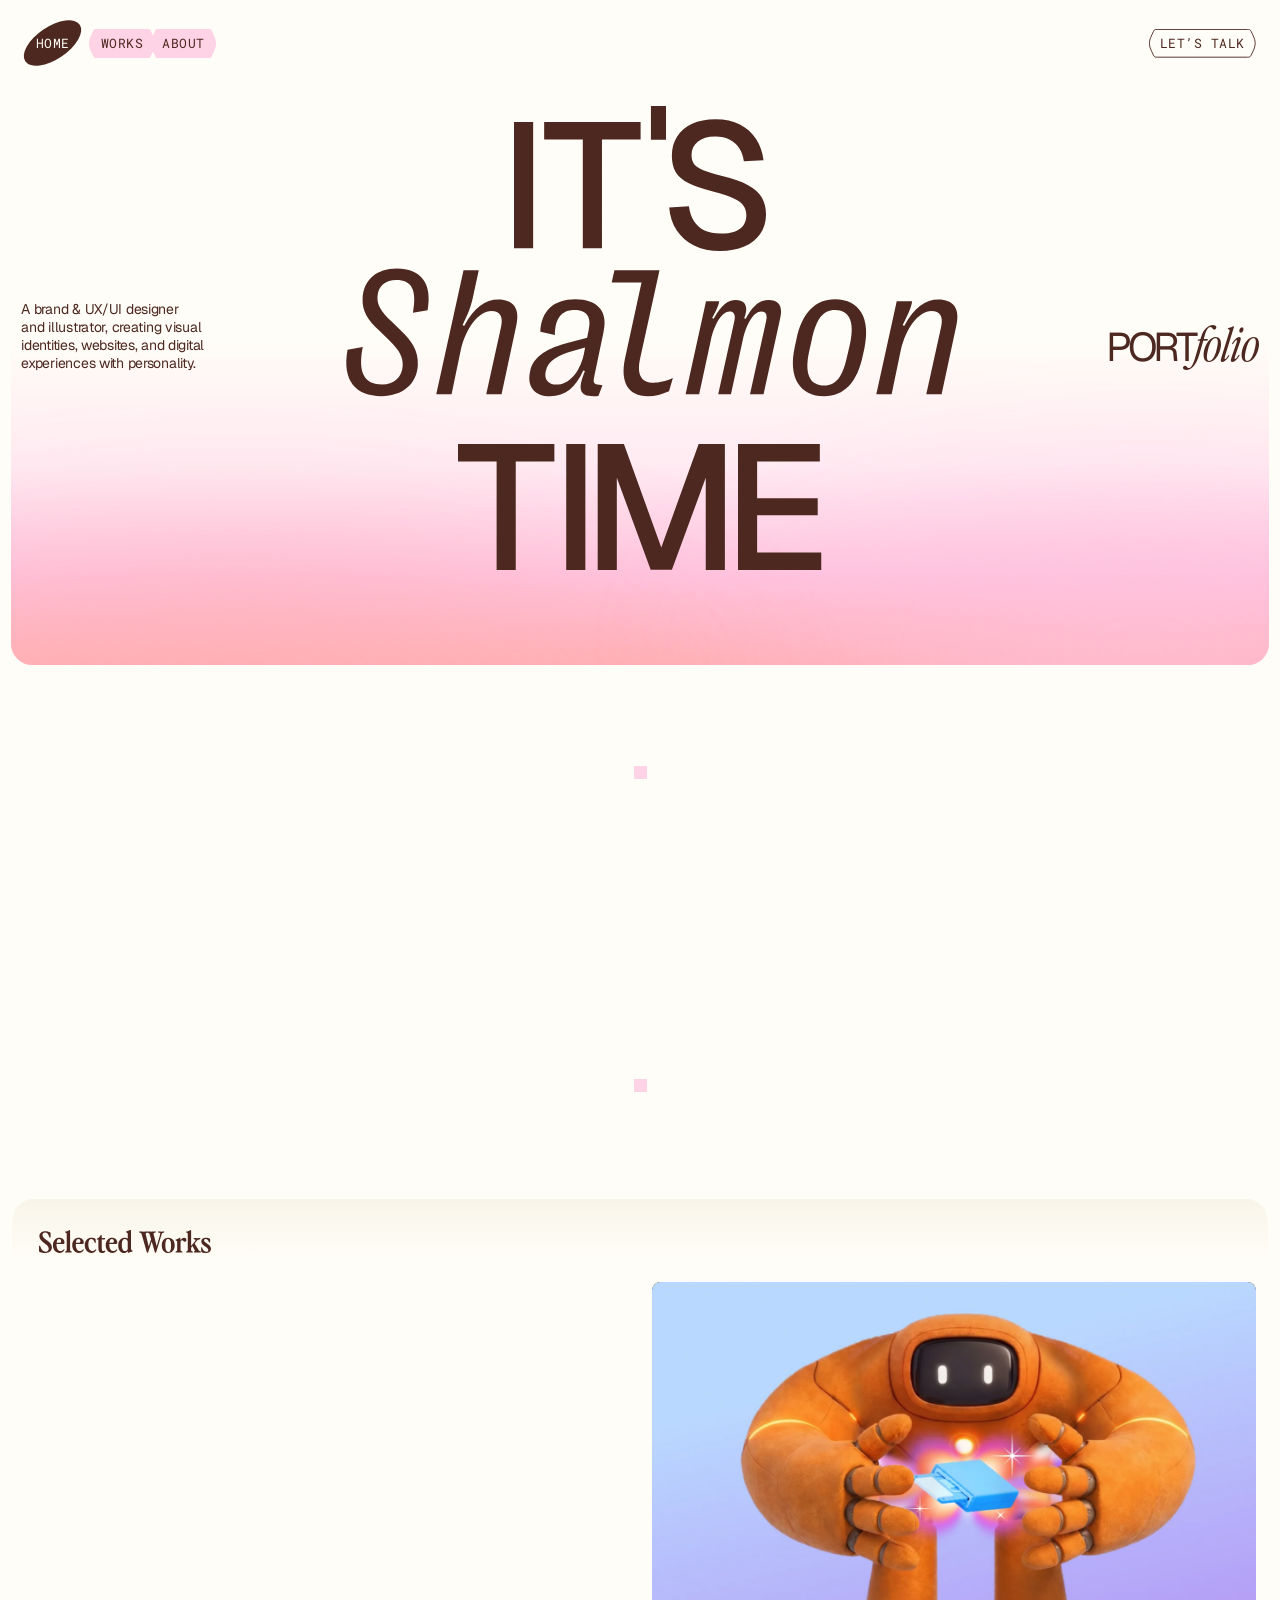
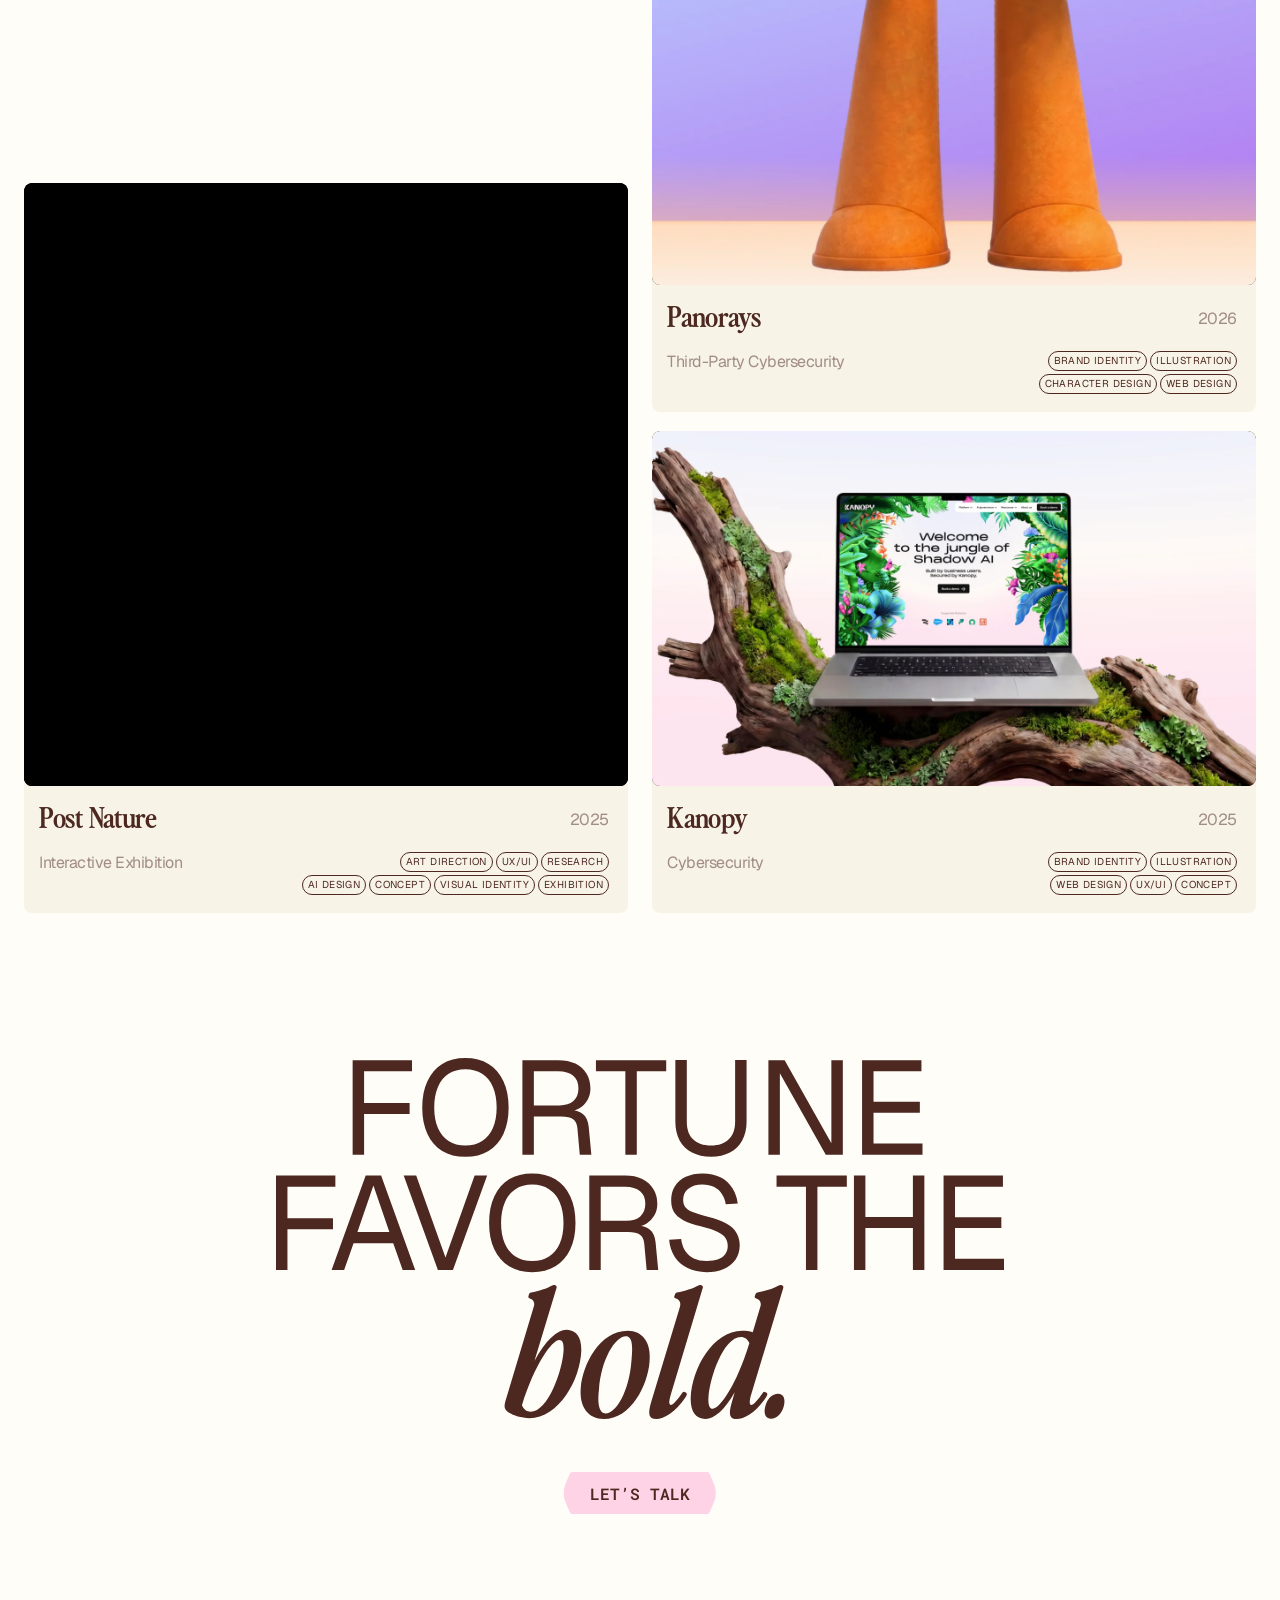
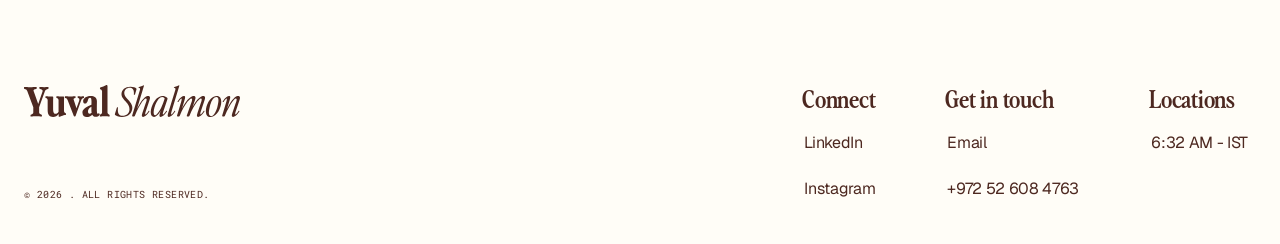
<file: index.html>
<!doctype html>
<html lang="en">
<head>
<meta charset="utf-8">
<meta name="viewport" content="width=device-width, initial-scale=1">
<title>Yuval Shalmon — Portfolio</title>
<meta name="description" content="Yuval Shalmon — brand &amp; UX/UI designer and illustrator, creating visual identities, websites and digital experiences with personality.">
<meta property="og:title" content="Yuval Shalmon — Portfolio">
<meta property="og:description" content="Yuval Shalmon — brand &amp; UX/UI designer and illustrator, creating visual identities, websites and digital experiences with personality.">
<meta property="og:image" content="/assets/img/card-panorays.webp">
<meta name="theme-color" content="#fffdf7">
<link rel="icon" href="/favicon.ico" sizes="any">
<link rel="icon" href="/favicon.svg" type="image/svg+xml">
<link rel="apple-touch-icon" href="/apple-touch-icon.png">
<link rel="preconnect" href="https://fonts.googleapis.com">
<link rel="preconnect" href="https://fonts.gstatic.com" crossorigin>
<link href="https://fonts.googleapis.com/css2?family=Geist:wght@400;500;600;700&family=Instrument+Sans&family=Roboto+Mono:wght@400;600&display=swap" rel="stylesheet">
<link rel="preload" href="/fonts/PerfectlyNineties-Regular.woff2" as="font" type="font/woff2" crossorigin>
<link rel="preload" href="/fonts/PerfectlyNineties-SemiboldItalic.woff2" as="font" type="font/woff2" crossorigin>
<script>
/* Figma is drawn at 1440px. On wider screens, scale the whole page up so the
   24px side margins and every proportion stay exactly as in the design. */
(function(){var d=document.documentElement;function f(){d.style.setProperty('--z',Math.max(1,d.clientWidth/1440));}f();addEventListener('resize',f);})();
</script>
<link rel="stylesheet" href="/css/style.css?v=0815fc18">
</head>
<body>
<nav class="nav" aria-label="Main">
  <div class="nav__left">
    <a class="nav__home" href="/" aria-current="page">home</a>
    <a class="pill" href="/#works">works</a>
    <a class="pill" href="/about/">about</a>
  </div>
  <a class="talk" href="#contact"><span>Let’s talk</span></a>
  <button class="menu-btn" type="button" aria-expanded="false" aria-controls="mnav"><span class="menu-btn__open">menu</span><span class="menu-btn__close">close</span></button>
</nav>
<div class="mnav" id="mnav" aria-label="Menu" hidden>
  <ul class="mnav__list">
    <li><a class="mnav__pill" href="/" aria-current="page">home</a></li>
    <li><a class="mnav__pill" href="/#works">works</a></li>
    <li><a class="mnav__pill" href="/about/">about</a></li>
    <li><a class="mnav__pill mnav__pill--talk" href="#contact">let’s talk</a></li>
  </ul>
  <div class="mnav__foot">
    <img src="/assets/svg/footer-name.svg?v=022867fd" width="216" height="32" alt="Yuval Shalmon">
    <p>© 2026 . All rights reserved.</p>
  </div>
</div>
<div class="page">
<header class="hero">
  <div class="hero__card" aria-hidden="true"></div>
  <h1 class="sr-only">It’s Shalmon time — Yuval Shalmon, portfolio</h1>
  <img class="hero__its" src="/assets/svg/its.svg?v=fc3ae47b" width="284" height="163" alt="">
  <div class="hero__name" data-cycle="300" aria-hidden="true">
    <img src="/assets/svg/shalmon/1.svg?v=ef88a110" width="872" height="250" alt="" class="is-on">
    <img src="/assets/svg/shalmon/2.svg?v=8f616859" width="872" height="246" alt="">
    <img src="/assets/svg/shalmon/3.svg?v=ed802a77" width="872" height="268" alt="">
    <img src="/assets/svg/shalmon/4.svg?v=d7051794" width="872" height="248" alt="">
    <img src="/assets/svg/shalmon/5.svg?v=d0a112cd" width="872" height="255" alt="">
    <img src="/assets/svg/shalmon/6.svg?v=044075e8" width="872" height="249" alt="">
  </div>
  <img class="hero__time" src="/assets/svg/time.svg?v=5c3577ab" width="411" height="142" alt="">
  <div class="hero__meta">
    <p class="hero__intro">A brand &amp; UX/UI designer <br>and illustrator, creating visual identities, websites, and digital experiences with personality.</p>
    <p class="hero__portfolio" aria-hidden="true">PORT<span class="serif-i">folio</span></p>
  </div>
</header>

<section class="me">
  <span class="dot" aria-hidden="true"></span>
  <p class="me__text reveal"><span class="me__m" aria-hidden="true">I'm Yuval Shalmon.<br>I'm a brand and digital designer who loves digging into ideas and turning them into visual worlds with a personality of their own.</span><span class="sr-only">I'm Yuval Shalmon. I'm a brand and digital designer who loves digging into ideas and turning them into visual worlds with a personality of their own.</span><img src="/assets/svg/me.svg?v=c05a2ff4" width="796" height="187" alt=""></p>
  <span class="dot" aria-hidden="true"></span>
</section>

<section class="works" id="works">
  <div class="works__tab"><img src="/assets/svg/works-tab.svg?v=15ef6501" alt=""><h2 class="works__title"><img src="/assets/svg/selected-works.svg?v=f00af31d" width="172" height="24" alt="Selected Works"></h2></div>
  <div class="works__grid">
    <div class="works__col">
      <a class="card reveal" href="/work/act/">
        <div class="card__img"><img src="/assets/img/card-act.webp?v=56895cdb" width="684" height="402" alt="Act project" loading="lazy"></div>
        <div class="card__info">
          <h3 class="card__title">Act</h3>
          <span class="card__year">2026</span>
          <p class="card__sub">Cloud Security</p>
          <div class="tags"><span class="tags__row"><span class="tag">Brand Identity</span><span class="tag">UX/UI</span><span class="tag">Art Direction</span></span><span class="tags__row"><span class="tag">Web Design</span><span class="tag">Concept</span><span class="tag">AI Visuals</span></span></div>
        </div>
      </a>
      <a class="card reveal" href="/work/post-nature/">
        <div class="card__img"><img src="/assets/img/card-postnature.webp?v=cc2af09e" width="684" height="683" alt="Post Nature project" loading="lazy"><video class="card__video" style="left:0.000%;width:100.000%;top:0.000%;height:100.000%;object-fit:contain;background:#000;" src="/assets/video/postnature/kling.mp4?v=791bbee7" muted loop playsinline autoplay preload="metadata"></video></div>
        <div class="card__info">
          <h3 class="card__title">Post Nature</h3>
          <span class="card__year">2025</span>
          <p class="card__sub">Interactive Exhibition</p>
          <div class="tags"><span class="tags__row"><span class="tag">Art Direction</span><span class="tag">UX/UI</span><span class="tag">Research</span></span><span class="tags__row"><span class="tag">AI Design</span><span class="tag">Concept</span><span class="tag">Visual Identity</span><span class="tag">Exhibition</span></span></div>
        </div>
      </a>
    </div>
    <div class="works__col">
      <a class="card reveal" href="/work/panorays/">
        <div class="card__img"><img src="/assets/img/card-panorays.webp?v=1d7ac7f8" width="684" height="683" alt="Panorays project" loading="lazy"></div>
        <div class="card__info">
          <h3 class="card__title">Panorays</h3>
          <span class="card__year">2026</span>
          <p class="card__sub">Third-Party Cybersecurity</p>
          <div class="tags"><span class="tags__row"><span class="tag">Brand Identity</span><span class="tag">Illustration</span></span><span class="tags__row"><span class="tag">Character Design</span><span class="tag">Web Design</span></span></div>
        </div>
      </a>
      <a class="card reveal" href="/work/kanopy/">
        <div class="card__img"><img src="/assets/img/card-kanopy.webp?v=59b3feed" width="684" height="402" alt="Kanopy project" loading="lazy"><video class="card__video" style="left:-3.947%;width:107.939%;top:-2.985%;height:106.269%;object-fit:cover;" src="/assets/video/kanopy/laptop-card.mp4?v=b5baca15" muted loop playsinline autoplay preload="metadata"></video></div>
        <div class="card__info">
          <h3 class="card__title">Kanopy</h3>
          <span class="card__year">2025</span>
          <p class="card__sub">Cybersecurity</p>
          <div class="tags"><span class="tags__row"><span class="tag">Brand Identity</span><span class="tag">Illustration</span></span><span class="tags__row"><span class="tag">Web Design</span><span class="tag">UX/UI</span><span class="tag">Concept</span></span></div>
        </div>
      </a>
    </div>
  </div>
</section>



<div class="endzone"><section class="cta reveal">
  <h2 class="cta__title"><span class="sr-only">Fortune favors the bold.</span><img src="/assets/svg/cta-bold.svg?v=590a223b" width="820" height="407" alt=""></h2>
  <a class="cta__btn" href="mailto:yuvalshalmon.sk@gmail.com">Let’s talk</a>
</section>
<footer class="footer" id="contact">
  <div class="footer__brand">
    <p class="footer__name"><img src="/assets/svg/footer-name.svg?v=022867fd" width="216" height="32" alt="Yuval Shalmon"></p>
    <p class="footer__copy">© 2026 . All rights reserved.</p>
  </div>
  <div class="footer__cols">
    <div class="footer__col"><h3>Connect</h3><a href="https://www.linkedin.com/in/yuval-shalmon" target="_blank" rel="noopener">LinkedIn</a><a href="https://www.instagram.com/yuval_shalmon/" target="_blank" rel="noopener">Instagram</a></div>
    <div class="footer__col"><h3>Get in touch</h3><a href="mailto:yuvalshalmon.sk@gmail.com">Email</a><a href="tel:+972526084763">+972 52 608 4763</a></div>
    <div class="footer__col"><h3>Locations</h3><span class="clock" data-clock>12:18 PM - IDT</span></div>
  </div>
</footer>
</div></div>
<script src="/js/main.js?v=2be90b81" defer></script>
</body>
</html>
</file>
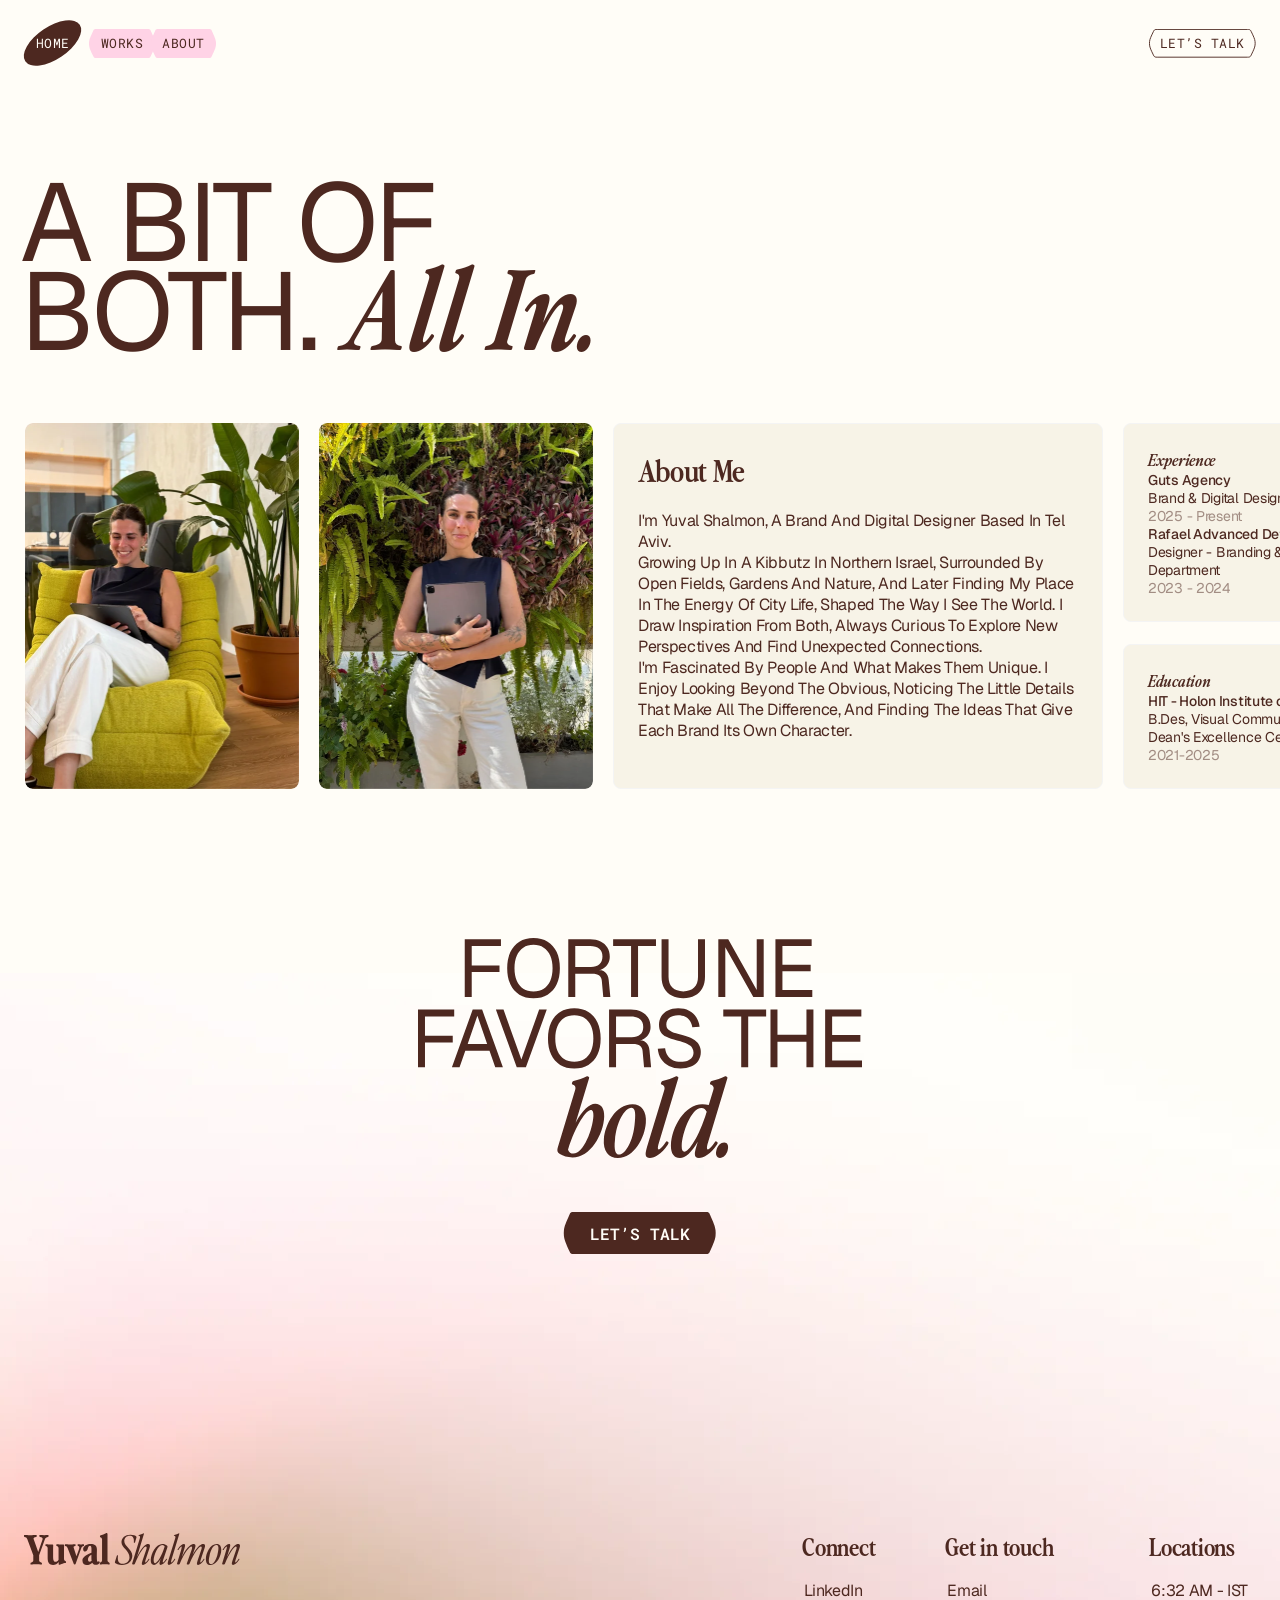
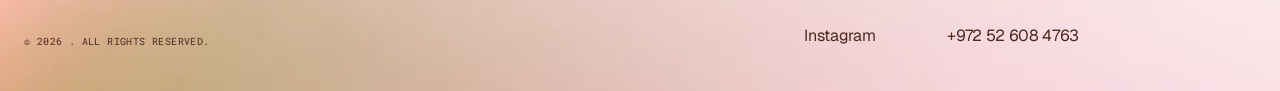
<file: about/index.html>
<!doctype html>
<html lang="en">
<head>
<meta charset="utf-8">
<meta name="viewport" content="width=device-width, initial-scale=1">
<title>About — Yuval Shalmon</title>
<meta name="description" content="About Yuval Shalmon, a brand and digital designer based in Tel Aviv.">
<meta property="og:title" content="About — Yuval Shalmon">
<meta property="og:description" content="About Yuval Shalmon, a brand and digital designer based in Tel Aviv.">
<meta property="og:image" content="/assets/img/card-panorays.webp">
<meta name="theme-color" content="#fffdf7">
<link rel="icon" href="/favicon.ico" sizes="any">
<link rel="icon" href="/favicon.svg" type="image/svg+xml">
<link rel="apple-touch-icon" href="/apple-touch-icon.png">
<link rel="preconnect" href="https://fonts.googleapis.com">
<link rel="preconnect" href="https://fonts.gstatic.com" crossorigin>
<link href="https://fonts.googleapis.com/css2?family=Geist:wght@400;500;600;700&family=Instrument+Sans&family=Roboto+Mono:wght@400;600&display=swap" rel="stylesheet">
<link rel="preload" href="/fonts/PerfectlyNineties-Regular.woff2" as="font" type="font/woff2" crossorigin>
<link rel="preload" href="/fonts/PerfectlyNineties-SemiboldItalic.woff2" as="font" type="font/woff2" crossorigin>
<script>
/* Figma is drawn at 1440px. On wider screens, scale the whole page up so the
   24px side margins and every proportion stay exactly as in the design. */
(function(){var d=document.documentElement;function f(){d.style.setProperty('--z',Math.max(1,d.clientWidth/1440));}f();addEventListener('resize',f);})();
</script>
<link rel="stylesheet" href="/css/style.css?v=0815fc18">
</head>
<body>
<nav class="nav" aria-label="Main">
  <div class="nav__left">
    <a class="nav__home" href="/">home</a>
    <a class="pill" href="/#works">works</a>
    <a class="pill" href="/about/" aria-current="page">about</a>
  </div>
  <a class="talk" href="#contact"><span>Let’s talk</span></a>
  <button class="menu-btn" type="button" aria-expanded="false" aria-controls="mnav"><span class="menu-btn__open">menu</span><span class="menu-btn__close">close</span></button>
</nav>
<div class="mnav" id="mnav" aria-label="Menu" hidden>
  <ul class="mnav__list">
    <li><a class="mnav__pill" href="/">home</a></li>
    <li><a class="mnav__pill" href="/#works">works</a></li>
    <li><a class="mnav__pill" href="/about/" aria-current="page">about</a></li>
    <li><a class="mnav__pill mnav__pill--talk" href="#contact">let’s talk</a></li>
  </ul>
  <div class="mnav__foot">
    <img src="/assets/svg/footer-name.svg?v=022867fd" width="216" height="32" alt="Yuval Shalmon">
    <p>© 2026 . All rights reserved.</p>
  </div>
</div>
<div class="page">
<section class="about-hero">
  <h1>A bit of<br>both. <span class="serif-i">All in.</span></h1>
  <div class="about-row">
    <img src="/assets/img/about-1.webp?v=6b075ccc" width="274" height="366" alt="Yuval sitting on a green armchair with a tablet">
    <img src="/assets/img/about-2.webp?v=33d56d6c" width="274" height="366" alt="Yuval standing in front of a plant wall">
    <div class="panel panel--about">
      <h2>About Me</h2>
      <p class="lead">I'm Yuval Shalmon,<br class="m-br"> a brand and digital designer based in Tel Aviv.</p>
      <p>Growing up in a kibbutz in northern Israel, surrounded by open fields, gardens and nature, and later finding my place in the energy of city life, shaped the way I see the world. I draw inspiration from both, always curious to explore new perspectives and find unexpected connections.</p>
      <p>I'm fascinated by people and what makes them unique. I enjoy looking beyond the obvious, noticing the little details that make all the difference, and finding the ideas that give each brand its own character.</p>
    </div>
    <div class="about-side">
      <div class="panel panel--small">
        <h3>Experience</h3>
        <strong>Guts Agency</strong>
        <p>Brand &amp; Digital Designer</p>
        <p class="muted">2025 - Present</p>
        <strong>Rafael Advanced Defense Systems</strong>
        <p>Designer - Branding &amp; Digital Department</p>
        <p class="muted">2023 - 2024</p>
      </div>
      <div class="panel panel--small">
        <h3>Education</h3>
        <strong>HIT - Holon Institute of Technology</strong>
        <p>B.Des, Visual Communication</p>
        <p>Dean's Excellence Certificate</p>
        <p class="muted">2021-2025</p>
      </div>
    </div>
  </div>
</section>

<section class="about-cta">
  <img class="about-cta__bg" src="/assets/img/about-bg.webp?v=78005192" alt="" loading="lazy">
  <div class="cta reveal">
    <h2 class="cta__title"><span class="sr-only">Fortune favors the bold.</span><img src="/assets/svg/cta-bold.svg?v=590a223b" width="820" height="407" alt=""></h2>
    <a class="cta__btn cta__btn--dark" href="mailto:yuvalshalmon.sk@gmail.com">Let’s talk</a>
  </div>
<footer class="footer" id="contact">
  <div class="footer__brand">
    <p class="footer__name"><img src="/assets/svg/footer-name.svg?v=022867fd" width="216" height="32" alt="Yuval Shalmon"></p>
    <p class="footer__copy">© 2026 . All rights reserved.</p>
  </div>
  <div class="footer__cols">
    <div class="footer__col"><h3>Connect</h3><a href="https://www.linkedin.com/in/yuval-shalmon" target="_blank" rel="noopener">LinkedIn</a><a href="https://www.instagram.com/yuval_shalmon/" target="_blank" rel="noopener">Instagram</a></div>
    <div class="footer__col"><h3>Get in touch</h3><a href="mailto:yuvalshalmon.sk@gmail.com">Email</a><a href="tel:+972526084763">+972 52 608 4763</a></div>
    <div class="footer__col"><h3>Locations</h3><span class="clock" data-clock>12:18 PM - IDT</span></div>
  </div>
</footer>
</section>
</div>
<script src="/js/main.js?v=2be90b81" defer></script>
</body>
</html>
</file>
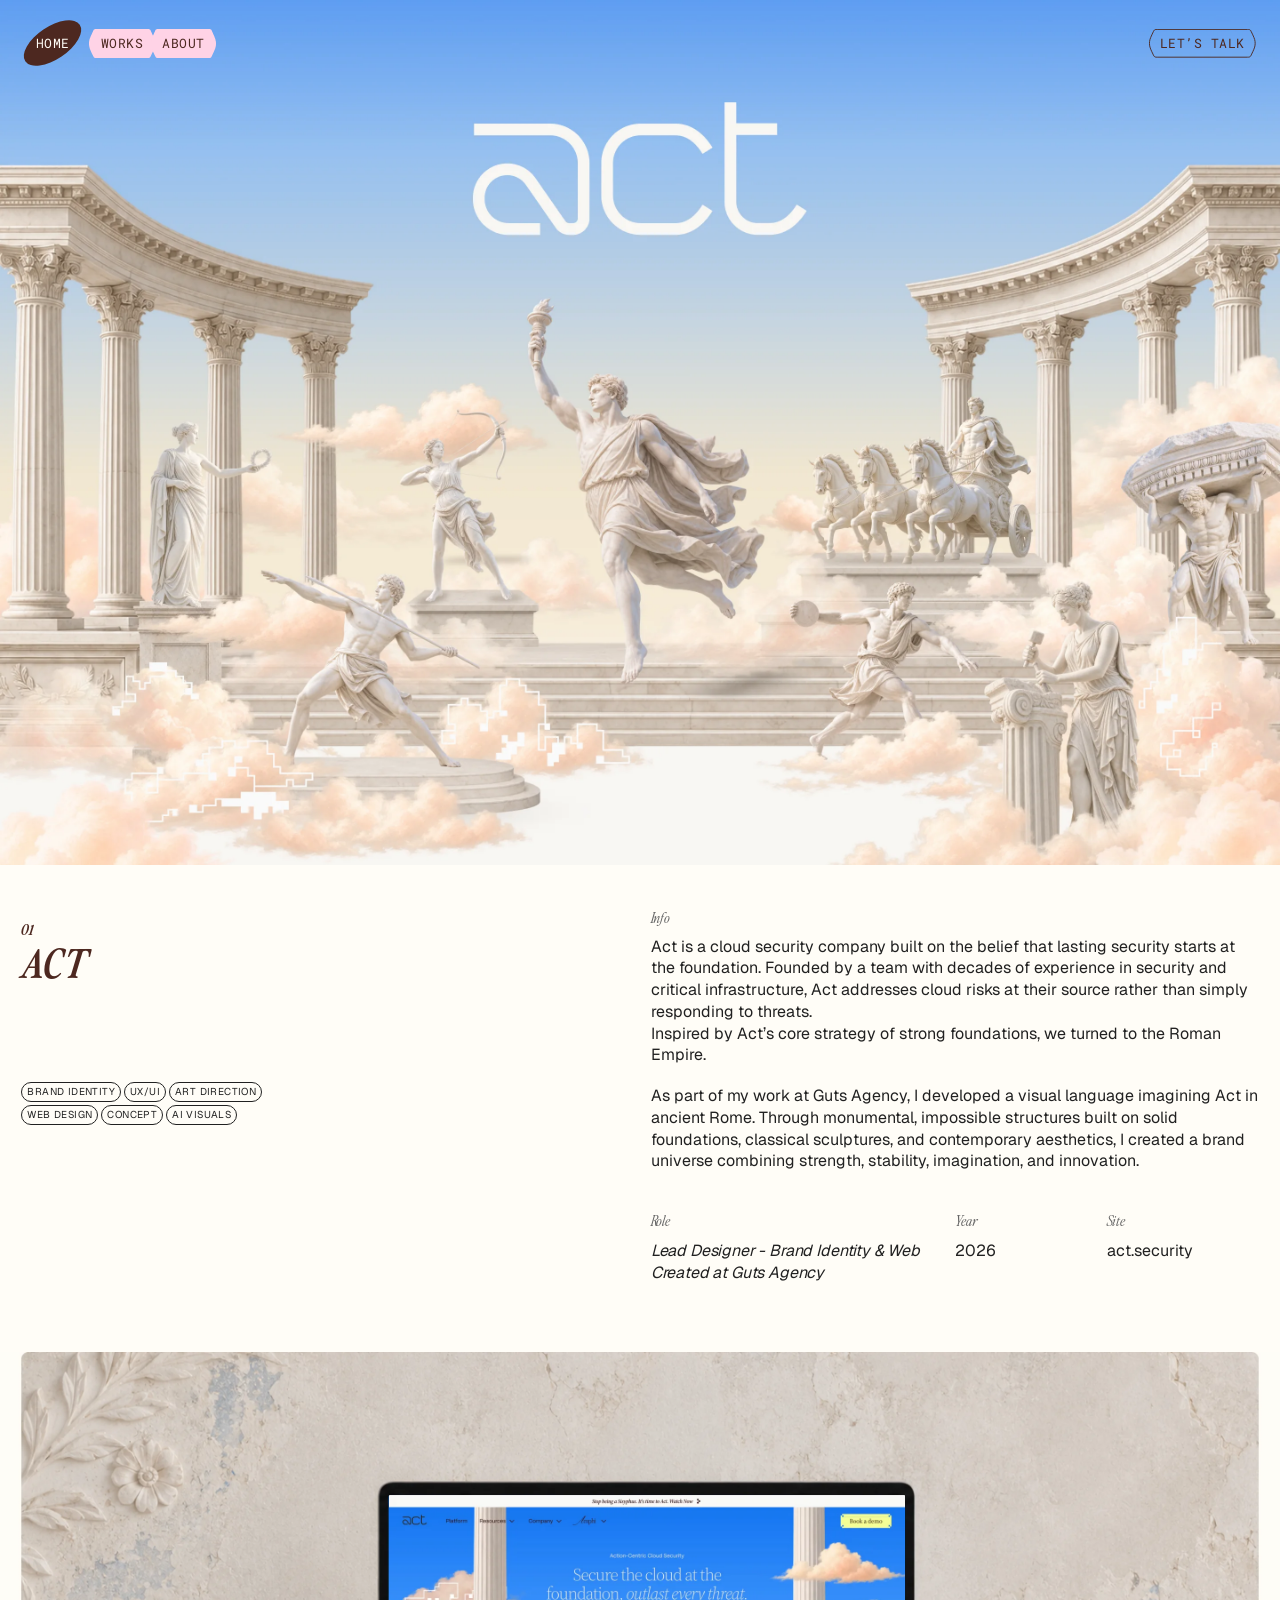
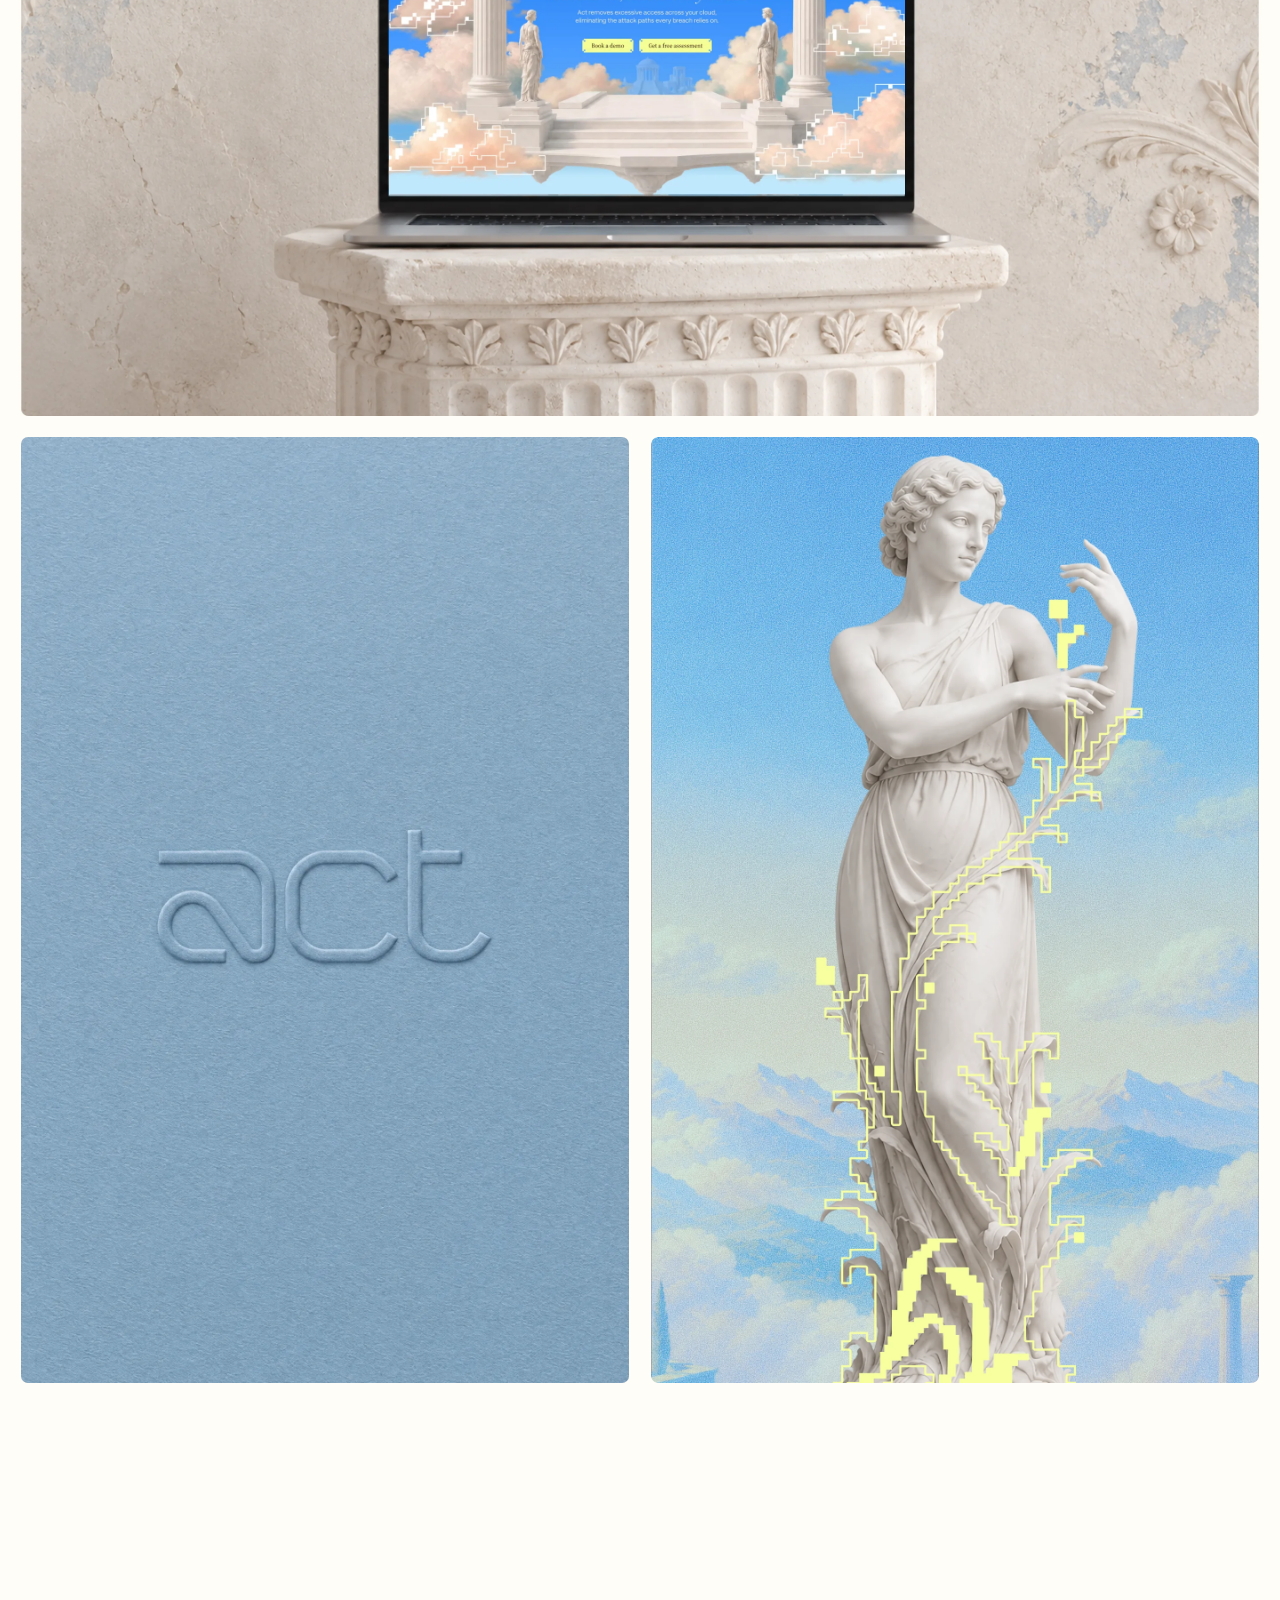
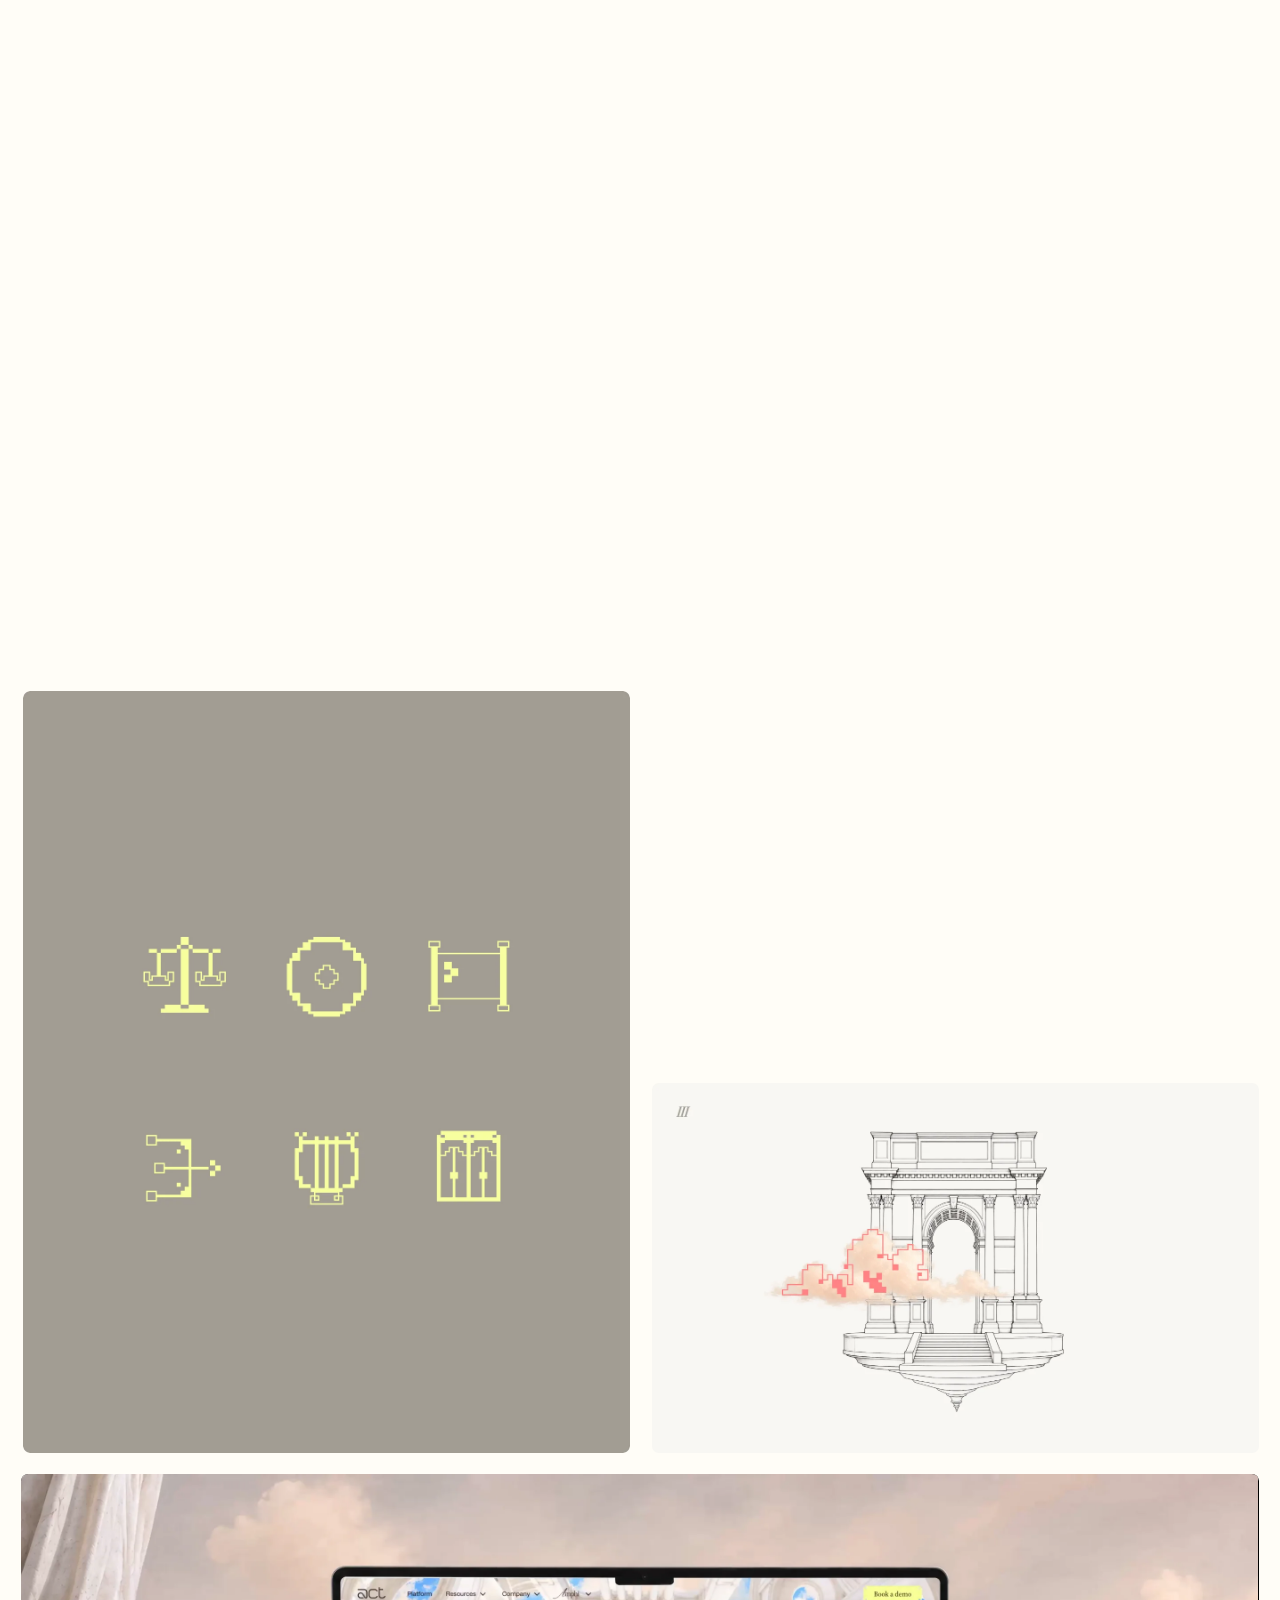
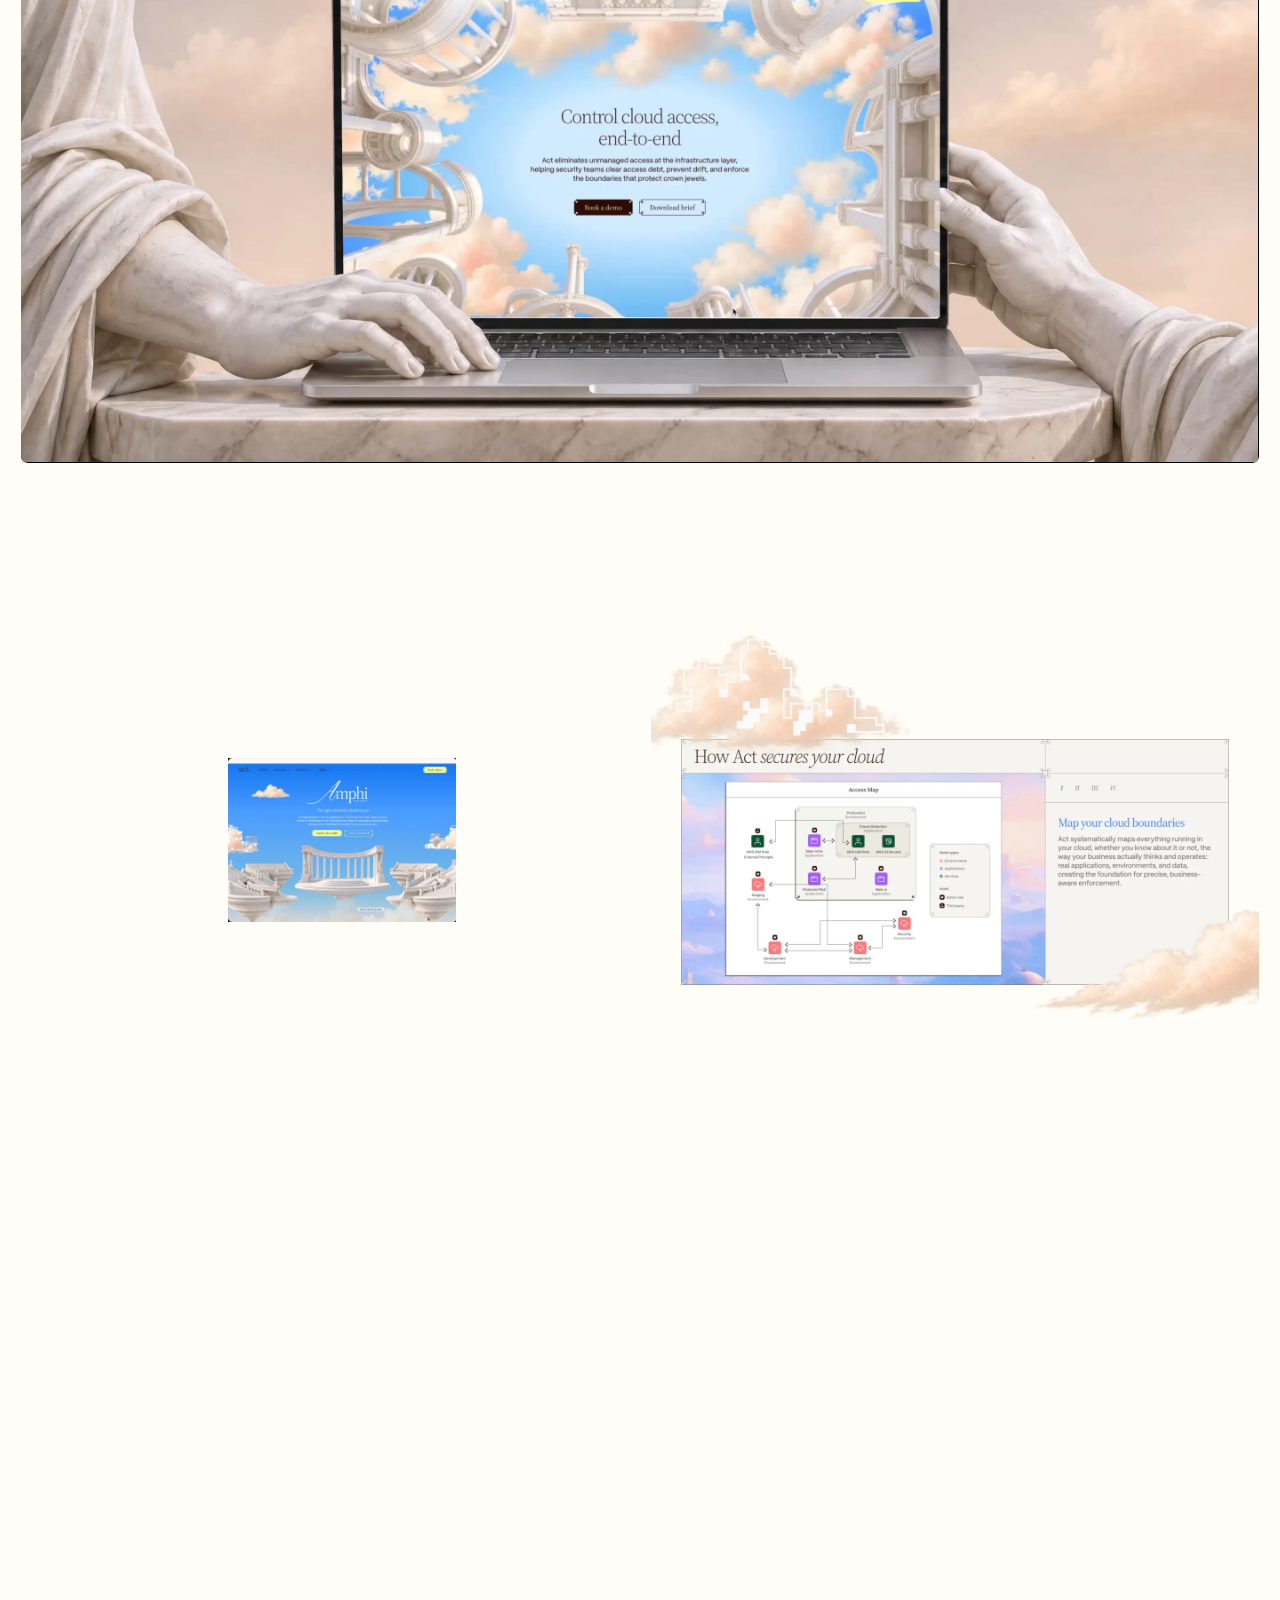
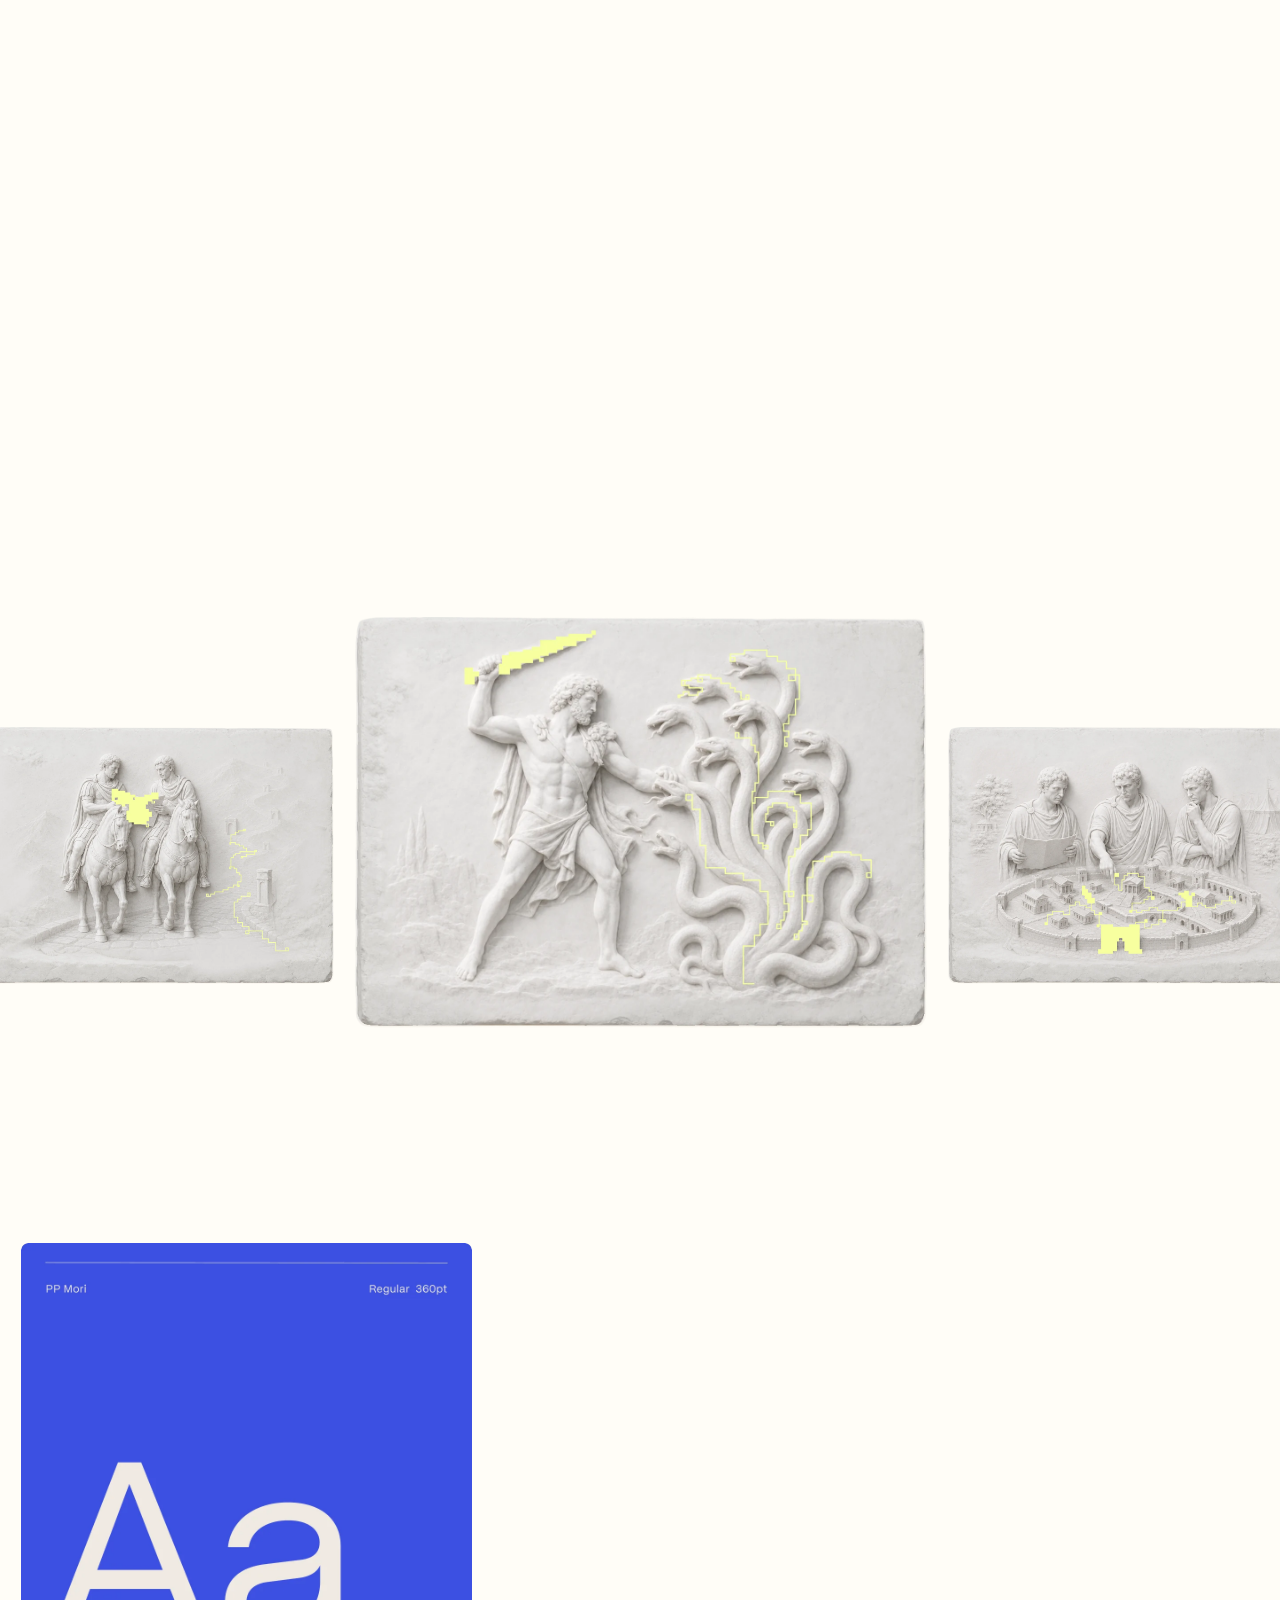
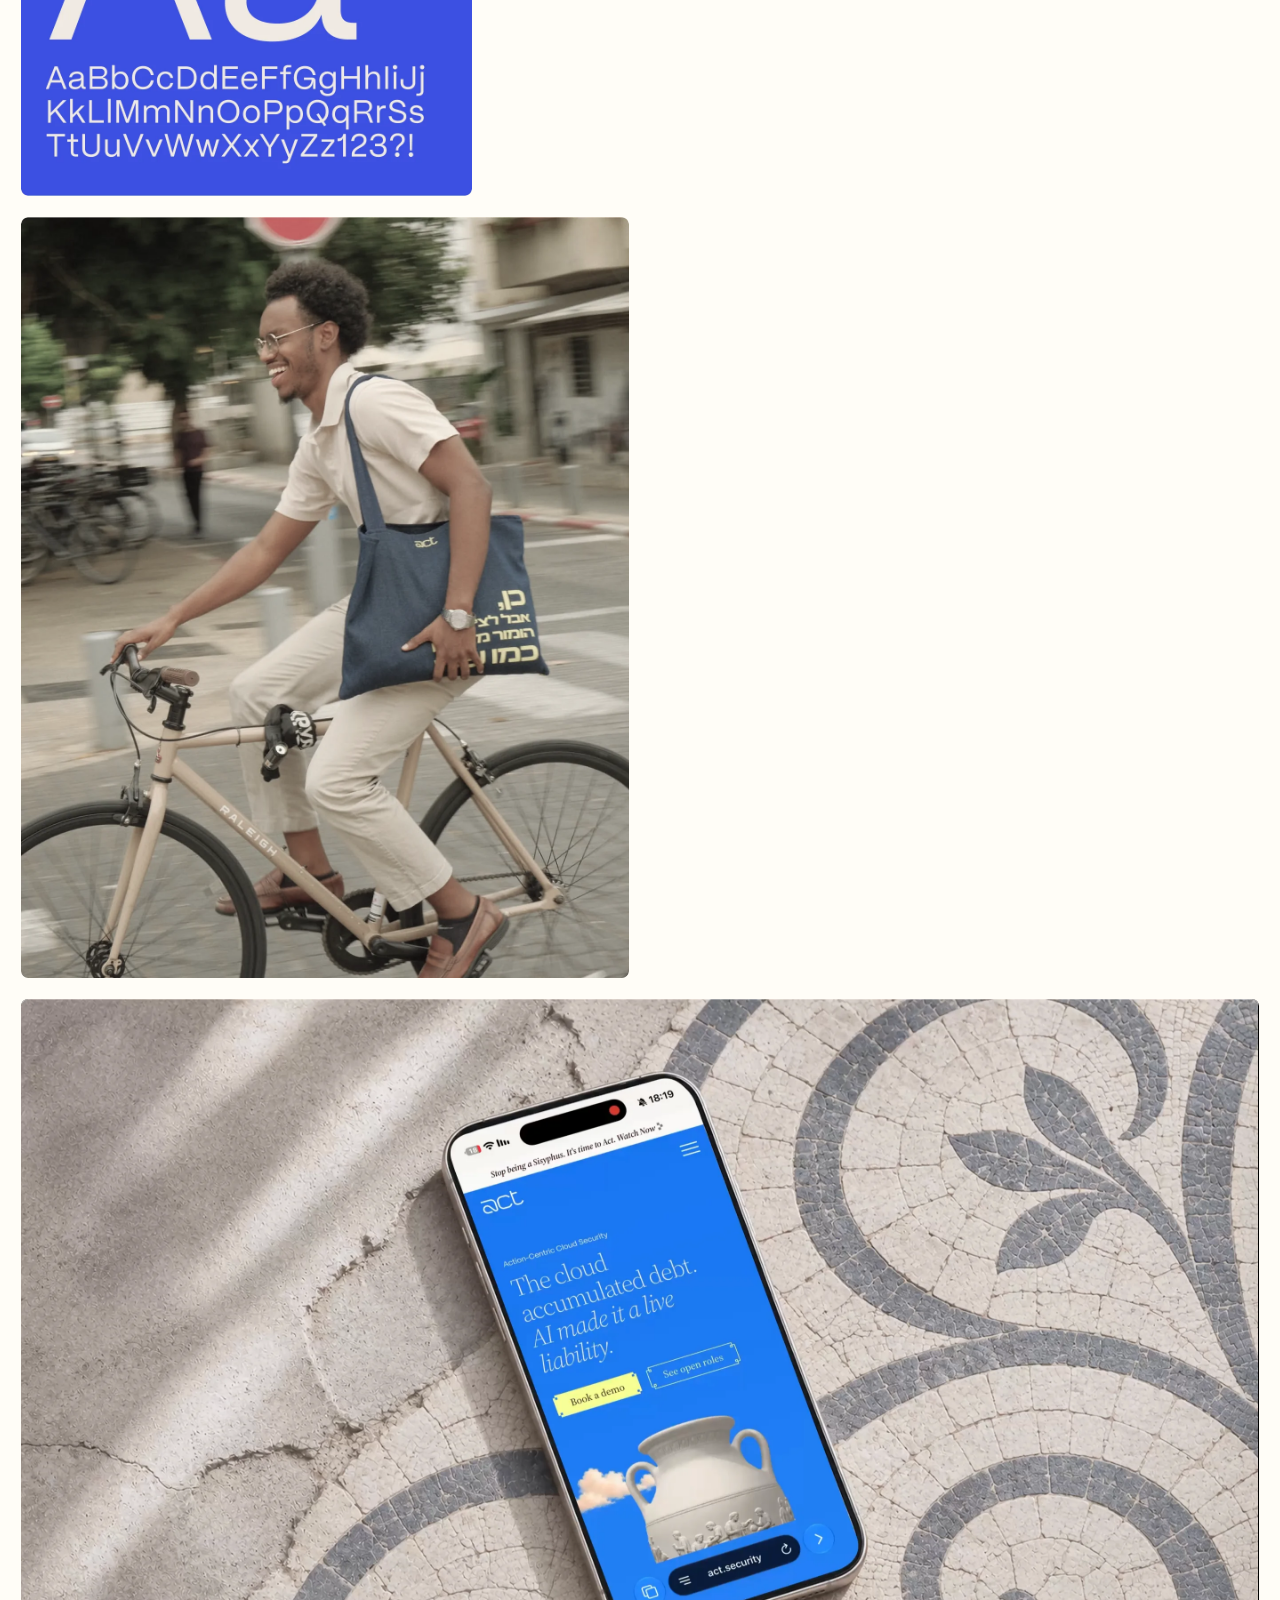
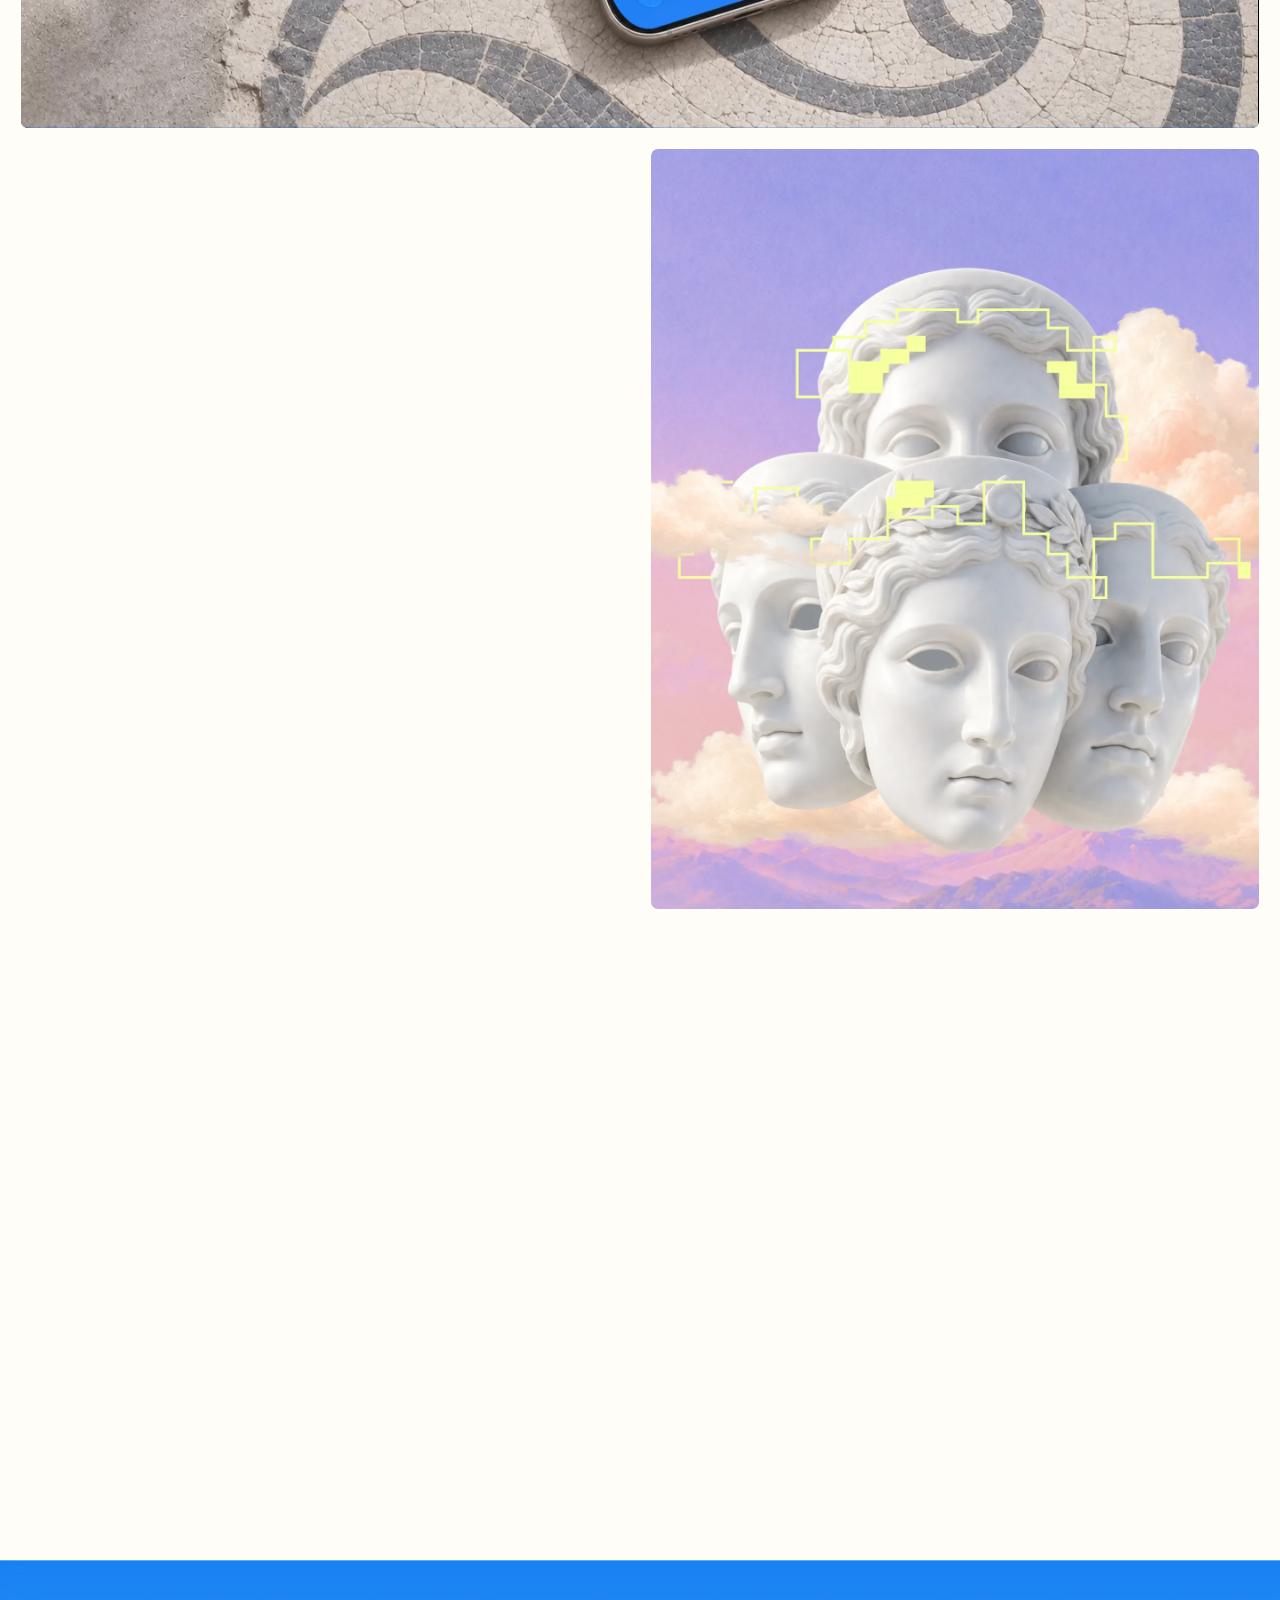
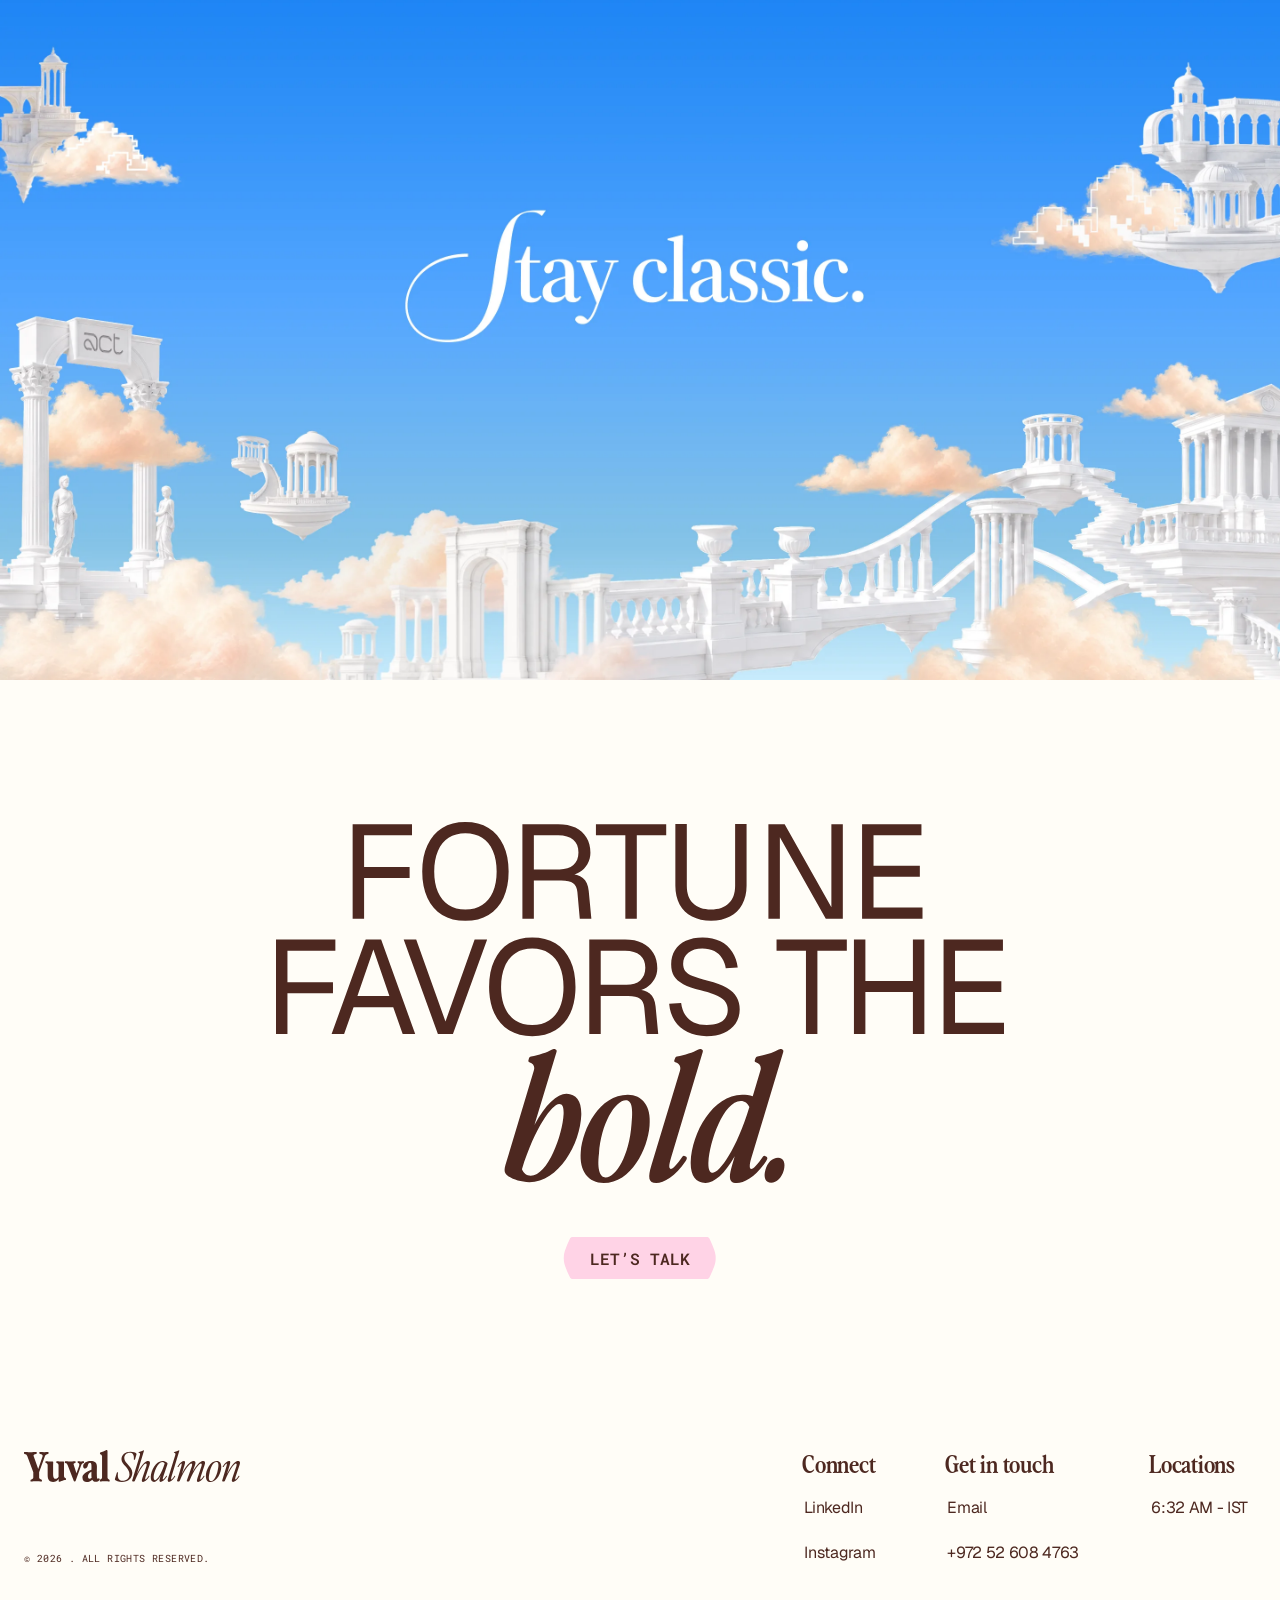
<file: work/act/index.html>
<!doctype html>
<html lang="en">
<head>
<meta charset="utf-8">
<meta name="viewport" content="width=device-width, initial-scale=1">
<title>Act — Yuval Shalmon</title>
<meta name="description" content="Act is a cloud security company built on the belief that lasting security starts at the foundation. Inspired by Act’s core strategy of strong foundations, ">
<meta property="og:title" content="Act — Yuval Shalmon">
<meta property="og:description" content="Act is a cloud security company built on the belief that lasting security starts at the foundation. Inspired by Act’s core strategy of strong foundations, ">
<meta property="og:image" content="/assets/img/card-panorays.webp">
<meta name="theme-color" content="#fffdf7">
<link rel="icon" href="/favicon.ico" sizes="any">
<link rel="icon" href="/favicon.svg" type="image/svg+xml">
<link rel="apple-touch-icon" href="/apple-touch-icon.png">
<link rel="preconnect" href="https://fonts.googleapis.com">
<link rel="preconnect" href="https://fonts.gstatic.com" crossorigin>
<link href="https://fonts.googleapis.com/css2?family=Geist:wght@400;500;600;700&family=Instrument+Sans&family=Roboto+Mono:wght@400;600&display=swap" rel="stylesheet">
<link rel="preload" href="/fonts/PerfectlyNineties-Regular.woff2" as="font" type="font/woff2" crossorigin>
<link rel="preload" href="/fonts/PerfectlyNineties-SemiboldItalic.woff2" as="font" type="font/woff2" crossorigin>
<script>
/* Figma is drawn at 1440px. On wider screens, scale the whole page up so the
   24px side margins and every proportion stay exactly as in the design. */
(function(){var d=document.documentElement;function f(){d.style.setProperty('--z',Math.max(1,d.clientWidth/1440));}f();addEventListener('resize',f);})();
</script>
<link rel="stylesheet" href="/css/style.css?v=0815fc18">
</head>
<body>
<nav class="nav" aria-label="Main">
  <div class="nav__left">
    <a class="nav__home" href="/">home</a>
    <a class="pill" href="/#works" aria-current="page">works</a>
    <a class="pill" href="/about/">about</a>
  </div>
  <a class="talk" href="#contact"><span>Let’s talk</span></a>
  <button class="menu-btn" type="button" aria-expanded="false" aria-controls="mnav"><span class="menu-btn__open">menu</span><span class="menu-btn__close">close</span></button>
</nav>
<div class="mnav" id="mnav" aria-label="Menu" hidden>
  <ul class="mnav__list">
    <li><a class="mnav__pill" href="/">home</a></li>
    <li><a class="mnav__pill" href="/#works" aria-current="page">works</a></li>
    <li><a class="mnav__pill" href="/about/">about</a></li>
    <li><a class="mnav__pill mnav__pill--talk" href="#contact">let’s talk</a></li>
  </ul>
  <div class="mnav__foot">
    <img src="/assets/svg/footer-name.svg?v=022867fd" width="216" height="32" alt="Yuval Shalmon">
    <p>© 2026 . All rights reserved.</p>
  </div>
</div>
<div class="page">
<main class="case case--act">
<section class="case-hero">
  <img class="tile" src="/assets/act/hero.webp?v=c4cfdb43" width="1440" height="973" alt="Act brand world — classical statues among clouds under the act logo" decoding="async">
  <div class="case-info reveal">
    <div class="case-info__title">
      <p class="case-info__num">01</p>
      <h1 class="case-info__name">Act</h1>
      <div class="case-info__tags"><span class="tag">Brand Identity</span><span class="tag">UX/UI</span><span class="tag">Art Direction</span><span class="tag">Web Design</span><span class="tag">Concept</span><span class="tag">AI Visuals</span></div>
    </div>
    <div class="case-info__body">
      <p class="case-label">Info</p>
      <div class="case-text">
        <p>Act is a cloud security company built on the belief that lasting security starts at the foundation. Founded by a team with decades of experience in security and critical infrastructure, Act addresses cloud risks at their source rather than simply responding to threats.</p>
        <p>Inspired by Act’s core strategy of strong foundations, we turned to the Roman Empire.</p>
        <p class="gap">As part of my work at Guts Agency, I developed a visual language imagining Act in ancient Rome. Through monumental, impossible structures built on solid foundations, classical sculptures, and contemporary aesthetics, I created a brand universe combining strength, stability, imagination, and innovation.</p>
      </div>
      <div class="case-meta">
        <div><p class="case-label">Role</p><p class="case-role">Lead Designer - Brand Identity &amp; Web<br>Created at Guts Agency</p></div>
        <div><p class="case-label">Year</p><p>2026</p></div>
        <div><p class="case-label">Site</p><p><a class="case-site" href="https://act.security/" target="_blank" rel="noopener">act.security</a></p></div>
      </div>
    </div>
  </div>
</section>

<section class="row row--full reveal row--trim"><div class="stack"><img class="tile" src="/assets/act/s1-laptop.webp?v=b37f1ea1" width="1440" height="747" alt="Act website on a laptop resting on a classical pedestal" loading="lazy" decoding="async"><video class="overlay" style="left:30.4167%;top:21.5529%;width:40.2778%;height:45.2477%" src="/assets/video/act/sofi-3.mp4?v=da8794a0" poster="/assets/act/s1-video-poster.webp?v=90bfbaf9" width="580" height="338" muted loop playsinline autoplay preload="metadata"></video></div></section>
<section class="row row--2 reveal"><div class="tile frames" data-cycle="350" style="aspect-ratio:684/1064"><img src="/assets/act/move/logo-1.webp?v=7342ace4" width="684" height="1064" alt="Act logo in eight materials" class="is-on"><img src="/assets/act/move/logo-2.webp?v=52fd0253" width="684" height="1064" alt="" loading="lazy"><img src="/assets/act/move/logo-3.webp?v=8d0ff690" width="684" height="1064" alt="" loading="lazy"><img src="/assets/act/move/logo-4.webp?v=c512672d" width="684" height="1064" alt="" loading="lazy"><img src="/assets/act/move/logo-5.webp?v=ae7519f2" width="684" height="1064" alt="" loading="lazy"><img src="/assets/act/move/logo-6.webp?v=ccdebcb4" width="684" height="1064" alt="" loading="lazy"><img src="/assets/act/move/logo-7.webp?v=64645fa2" width="684" height="1064" alt="" loading="lazy"><img src="/assets/act/move/logo-8.webp?v=9478d578" width="684" height="1064" alt="" loading="lazy"></div><img class="tile" src="/assets/act/s2-b.webp?v=5bc2f7e2" width="684" height="1064" alt="Classical statue wrapped in pixel-art vines" loading="lazy" decoding="async"></section>
<section class="row row--full reveal"><img class="tile" src="/assets/act/s3.webp?v=7461383e" width="1440" height="974" alt="Act banners hanging between columns of a classical building" loading="lazy" decoding="async"></section>
<section class="row row--grid4 reveal"><img class="tile" src="/assets/act/s4-a.webp?v=22934693" width="682" height="855" alt="Pixel icon set" loading="lazy" decoding="async"><div class="col"><img class="tile" src="/assets/act/s4-b.webp?v=bc3e5944" width="682" height="416" alt="Pixel arrow buttons" loading="lazy" decoding="async"><div class="tile frames" data-cycle="800" style="aspect-ratio:682/416"><img src="/assets/act/move/line-1.webp?v=e70c5bef" width="682" height="416" alt="Line illustrations of floating temples" class="is-on"><img src="/assets/act/move/line-2.webp?v=87d71590" width="682" height="416" alt="" loading="lazy"><img src="/assets/act/move/line-3.webp?v=5d90d1d6" width="682" height="416" alt="" loading="lazy"></div></div></section>
<section class="row row--inset reveal"><video class="tile" style="" src="/assets/video/act/mokhan-2.mp4?v=f4e6f8f9" poster="/assets/act/s5-video-poster.webp?v=97fe2ba8" width="1392" height="662" muted loop playsinline autoplay preload="metadata"></video></section>
<section class="row row--2 reveal row--swap-m"><div class="stack"><img class="tile" src="/assets/act/s6-a.webp?v=019f3d8a" width="684" height="855" alt="Statues holding a tablet showing the Act website" loading="lazy" decoding="async"><video class="overlay" style="left:34.0643%;top:36.0234%;width:37.5731%;height:21.6374%" src="/assets/video/act/screen-recording-a.mp4?v=fee16346" poster="/assets/act/s6-a-video-poster.webp?v=790f34a5" width="257" height="185" muted loop playsinline autoplay preload="metadata"></video></div><div class="stack"><img class="tile" src="/assets/act/s6-b.webp?v=b71dcf07" width="684" height="855" alt="How Act secures your cloud — product page" loading="lazy" decoding="async"><video class="overlay" style="left:4.9708%;top:33.5673%;width:90.2047%;height:32.3977%" src="/assets/video/act/screen-recording-b.mp4?v=e04bd7ef" poster="/assets/act/s6-b-video-poster.webp?v=de15892c" width="617" height="277" muted loop playsinline autoplay preload="metadata"></video><img class="over-top" src="/assets/act/s6-b-clouds.webp?v=57ee006d" alt="" loading="lazy"></div></section>
<section class="row row--2 reveal"><img class="tile" src="/assets/act/s7-a.webp?v=d7059429" width="684" height="855" alt="Act cloud map illustration on a laptop" loading="lazy" decoding="async"><img class="tile" src="/assets/act/s7-b.webp?v=bfb3a8d4" width="684" height="855" alt="Great empires don’t burn easily — matchbox poster" loading="lazy" decoding="async"></section>
<section class="row row--full relief-row reveal"><div class="relief-carousel" data-carousel><img class="relief" src="/assets/act/move/relief-1.webp?v=04e98765" width="655" height="466" alt="Marble relief 1" loading="lazy"><img class="relief" src="/assets/act/move/relief-2.webp?v=481cc628" width="655" height="466" alt="Marble relief 2" loading="lazy"><img class="relief" src="/assets/act/move/relief-3.webp?v=9cea0b52" width="655" height="466" alt="Marble relief 3" loading="lazy"><img class="relief" src="/assets/act/move/relief-4.webp?v=045c04e2" width="655" height="466" alt="Marble relief 4" loading="lazy"><img class="relief" src="/assets/act/move/relief-5.webp?v=c6d97dea" width="655" height="466" alt="Marble relief 5" loading="lazy"></div></section>
<section class="row row--type reveal"><img class="tile" src="/assets/act/s9-a.webp?v=a1182a59" width="507" height="622" alt="PP Mori typeface specimen" loading="lazy" decoding="async"><img class="tile" src="/assets/act/s9-b.webp?v=912de770" width="855" height="622" alt="Act colour palette" loading="lazy" decoding="async"></section>
<section class="row row--2 reveal"><img class="tile" src="/assets/act/s10-a.webp?v=ee04a6a0" width="684" height="855" alt="Cyclist carrying an Act tote bag" loading="lazy" decoding="async"><img class="tile" src="/assets/act/s10-b.webp?v=1bb146e4" width="684" height="855" alt="Director of Applying Anyway cap" loading="lazy" decoding="async"></section>
<section class="row row--inset reveal"><video class="tile" style="" src="/assets/video/act/telefon-1.mp4?v=26ba8fe0" poster="/assets/act/s11-video-poster.webp?v=11c7716d" width="1392" height="820" muted loop playsinline autoplay preload="metadata"></video></section>
<section class="row row--2 reveal"><img class="tile" src="/assets/act/s12-a.webp?v=e2b0712b" width="684" height="855" alt="Statue reading an Act newspaper ad" loading="lazy" decoding="async"><div class="tile frames frames--cover" data-cycle="500" style="aspect-ratio:686/921"><img src="/assets/act/move/slide-1.webp?v=42e135c6" width="686" height="921" alt="Marble statues among pastel clouds" class="is-on"><img src="/assets/act/move/slide-2.webp?v=7b074ec3" width="686" height="921" alt="" loading="lazy"><img src="/assets/act/move/slide-3.webp?v=12d6a9b0" width="686" height="921" alt="" loading="lazy"><img src="/assets/act/move/slide-4.webp?v=49cb8b09" width="686" height="921" alt="" loading="lazy"><img src="/assets/act/move/slide-5.webp?v=a0e00856" width="686" height="921" alt="" loading="lazy"><img src="/assets/act/move/slide-6.webp?v=d844580c" width="686" height="921" alt="" loading="lazy"></div></section>
<section class="row row--2 row--sq reveal"><img class="tile" src="/assets/act/s13-a.webp?v=51139ec0" width="682" height="682" alt="Act sticker sheet" loading="lazy" decoding="async"><img class="tile" src="/assets/act/s13-b.webp?v=ef41b5d7" width="682" height="682" alt="IAM-not-yolo-ing-this tote bag" loading="lazy" decoding="async"></section>
<section class="row row--full reveal"><img class="tile" src="/assets/act/s14.webp?v=25d90bbf" width="1440" height="810" alt="Stay classic. — floating temples in a blue sky" loading="lazy" decoding="async"></section>
</main>
<div class="endzone"><section class="cta reveal">
  <h2 class="cta__title"><span class="sr-only">Fortune favors the bold.</span><img src="/assets/svg/cta-bold.svg?v=590a223b" width="820" height="407" alt=""></h2>
  <a class="cta__btn" href="mailto:yuvalshalmon.sk@gmail.com">Let’s talk</a>
</section>
<footer class="footer" id="contact">
  <div class="footer__brand">
    <p class="footer__name"><img src="/assets/svg/footer-name.svg?v=022867fd" width="216" height="32" alt="Yuval Shalmon"></p>
    <p class="footer__copy">© 2026 . All rights reserved.</p>
  </div>
  <div class="footer__cols">
    <div class="footer__col"><h3>Connect</h3><a href="https://www.linkedin.com/in/yuval-shalmon" target="_blank" rel="noopener">LinkedIn</a><a href="https://www.instagram.com/yuval_shalmon/" target="_blank" rel="noopener">Instagram</a></div>
    <div class="footer__col"><h3>Get in touch</h3><a href="mailto:yuvalshalmon.sk@gmail.com">Email</a><a href="tel:+972526084763">+972 52 608 4763</a></div>
    <div class="footer__col"><h3>Locations</h3><span class="clock" data-clock>12:18 PM - IDT</span></div>
  </div>
</footer>
</div></div>
<script src="/js/main.js?v=2be90b81" defer></script>
</body>
</html>
</file>
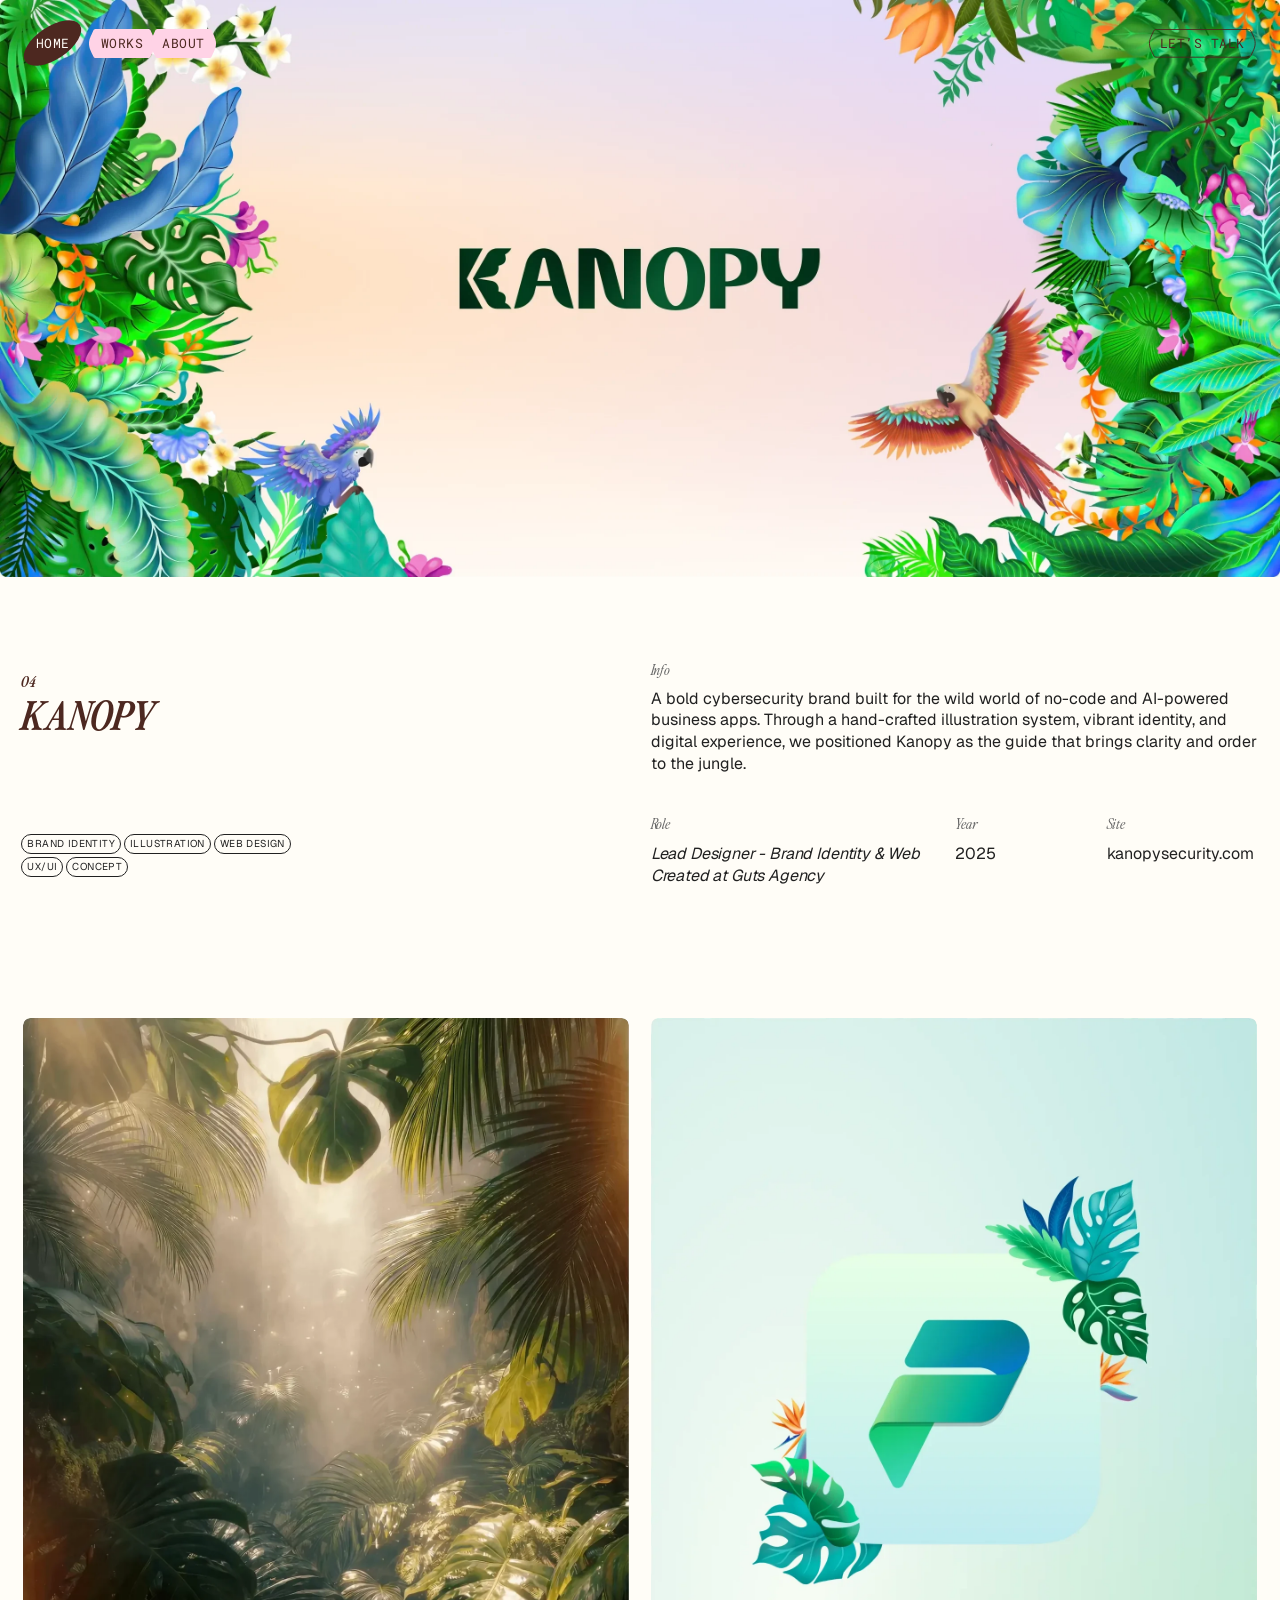
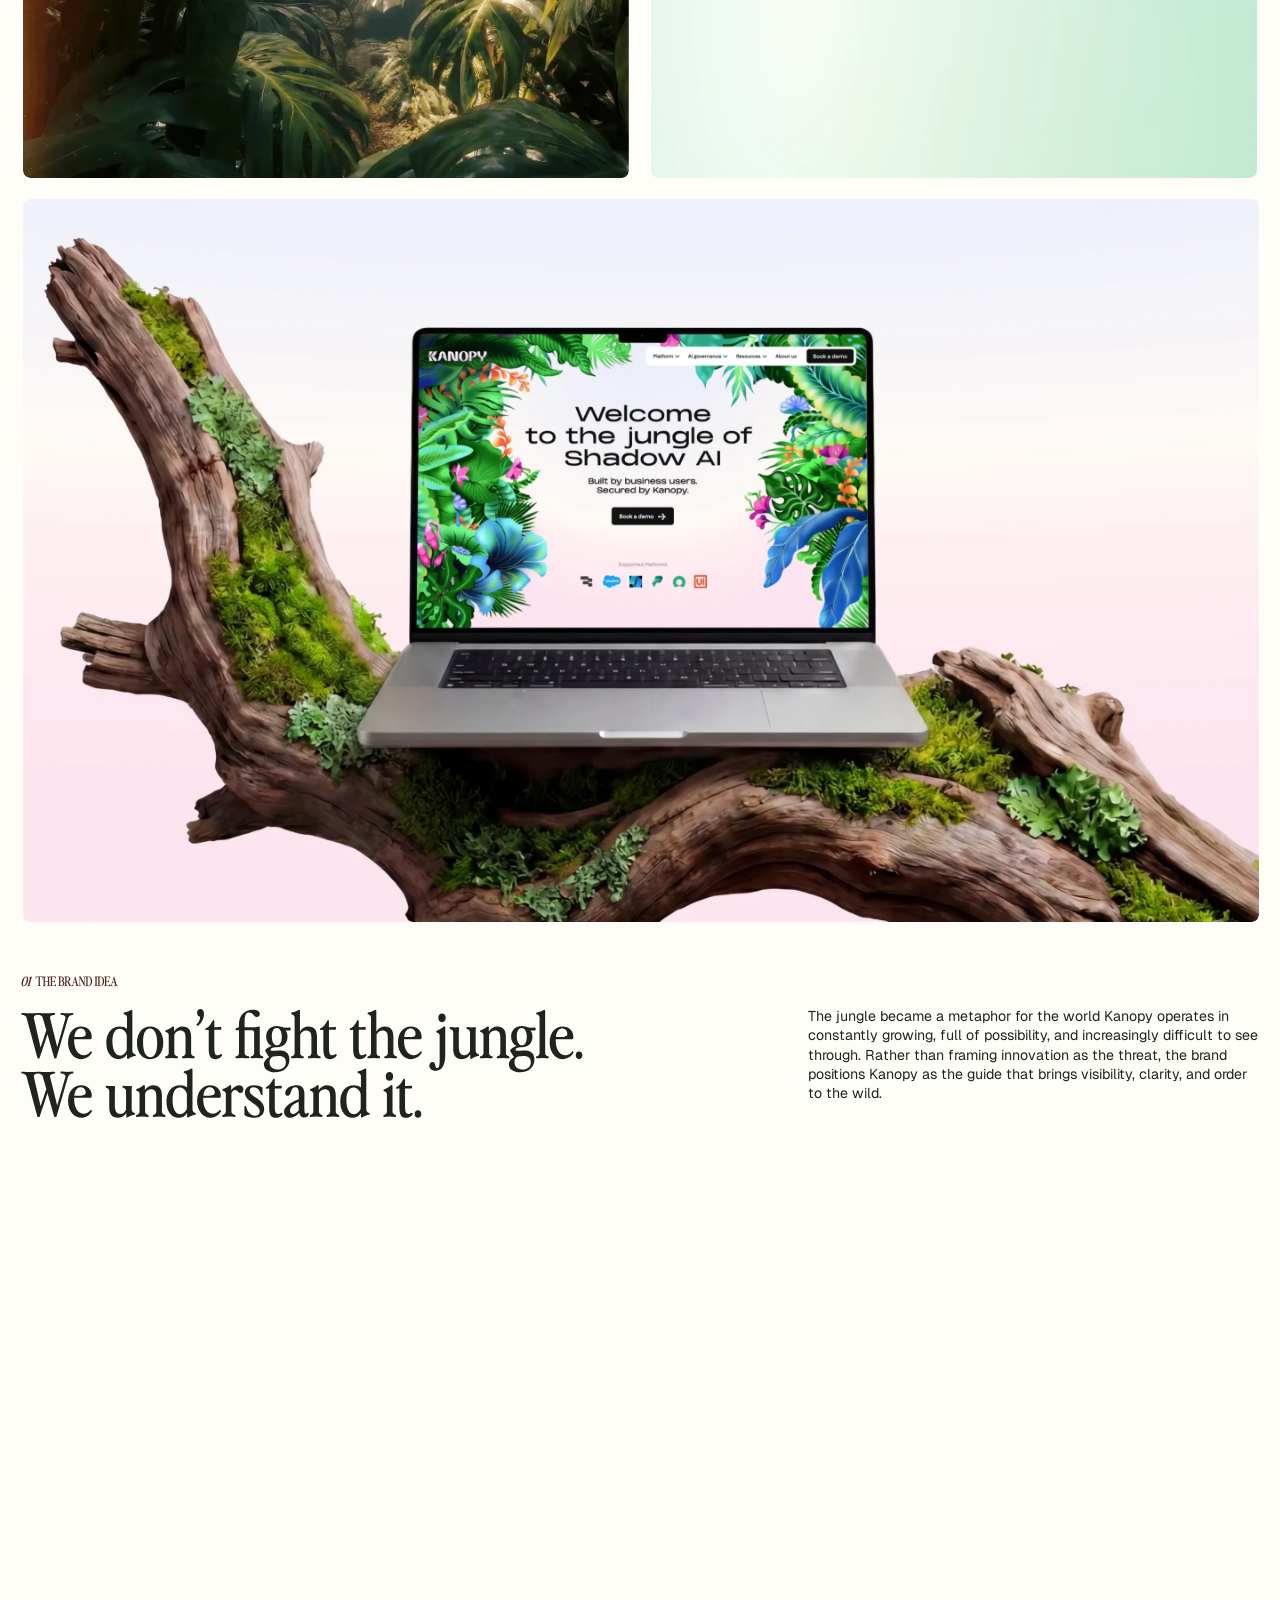
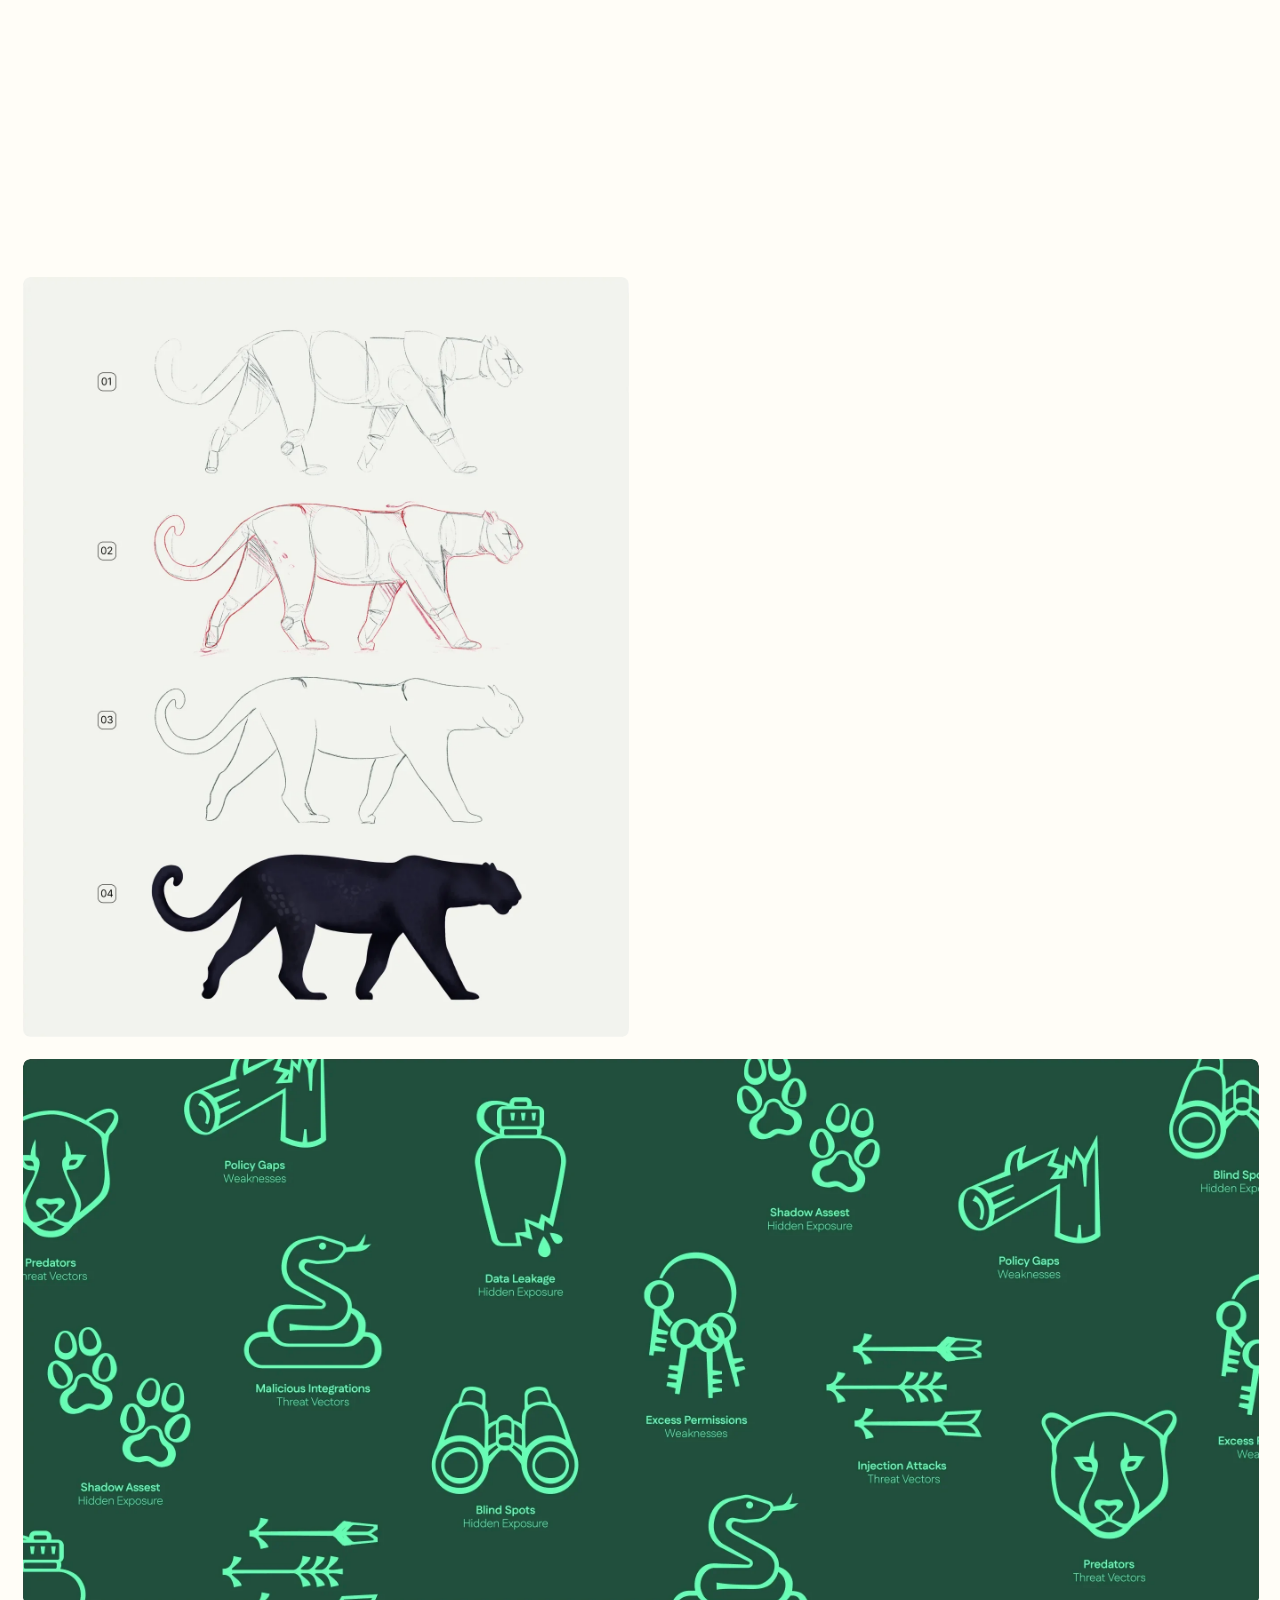
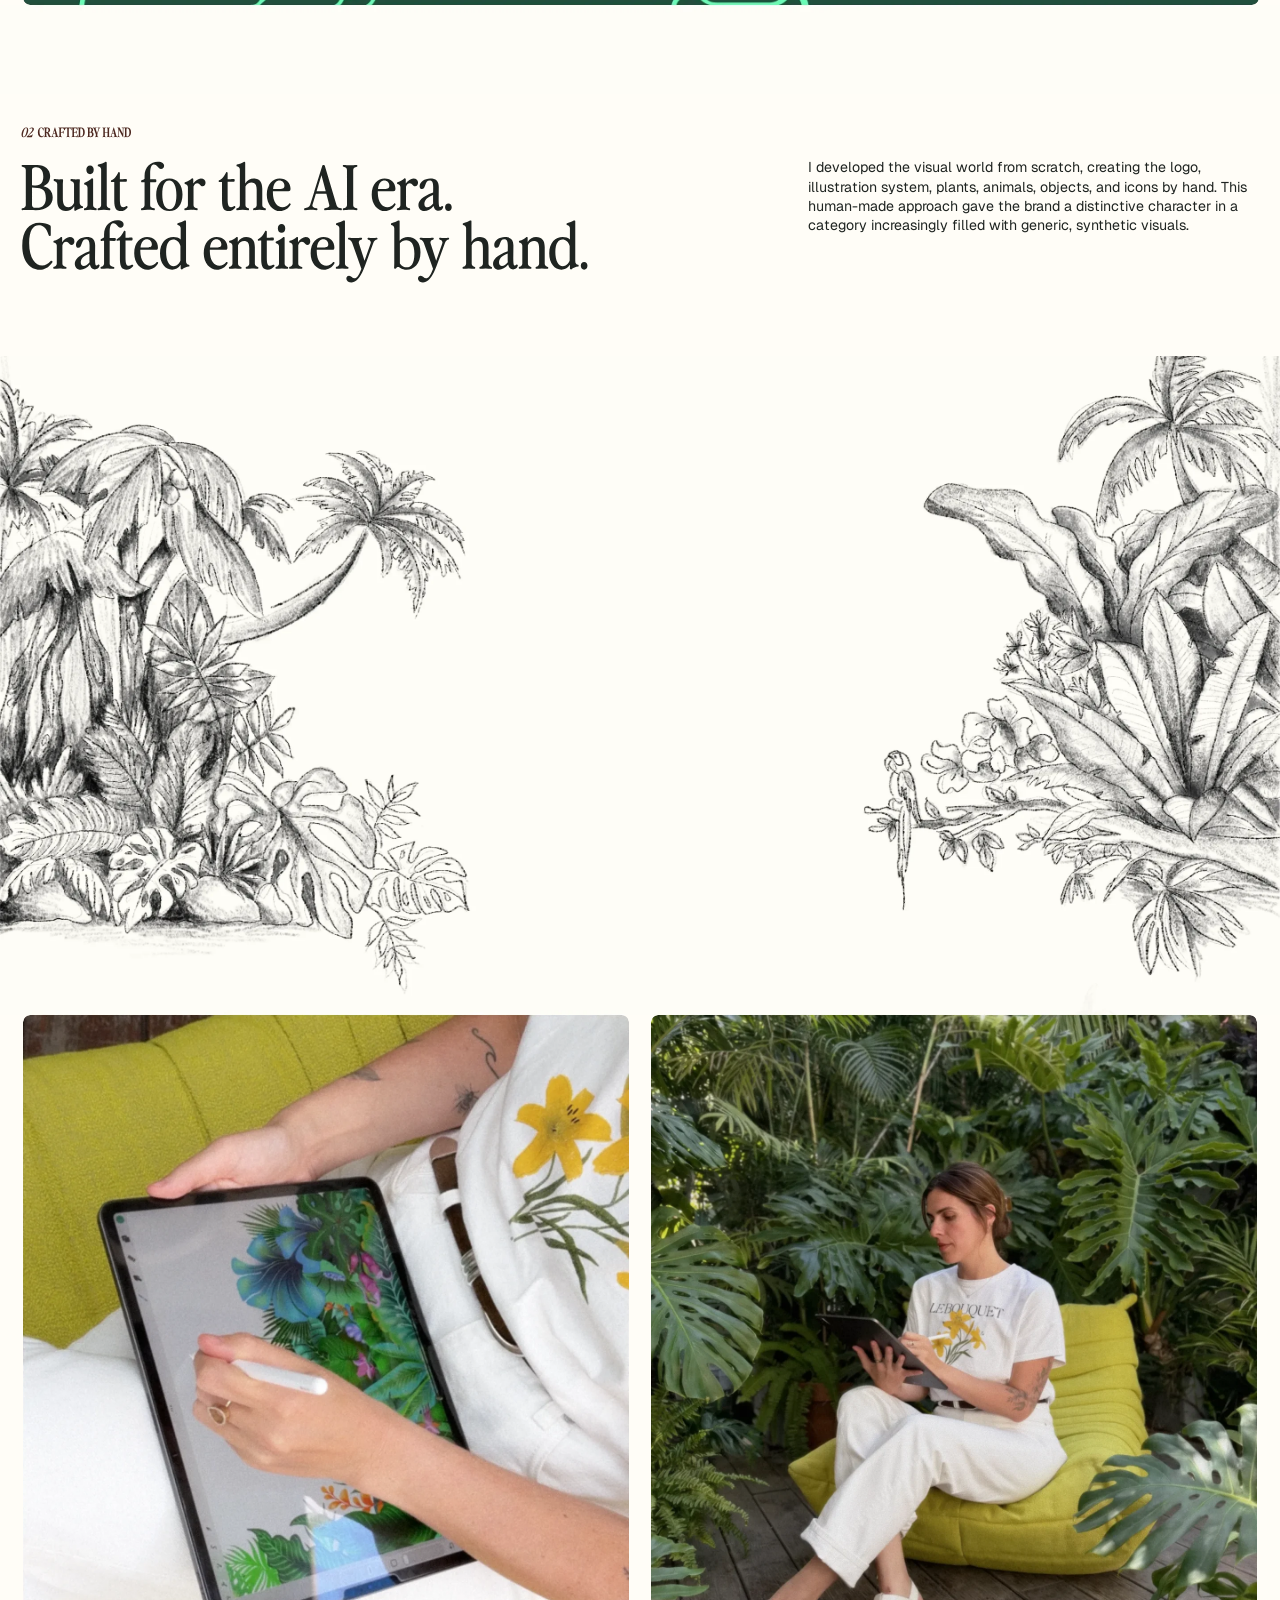
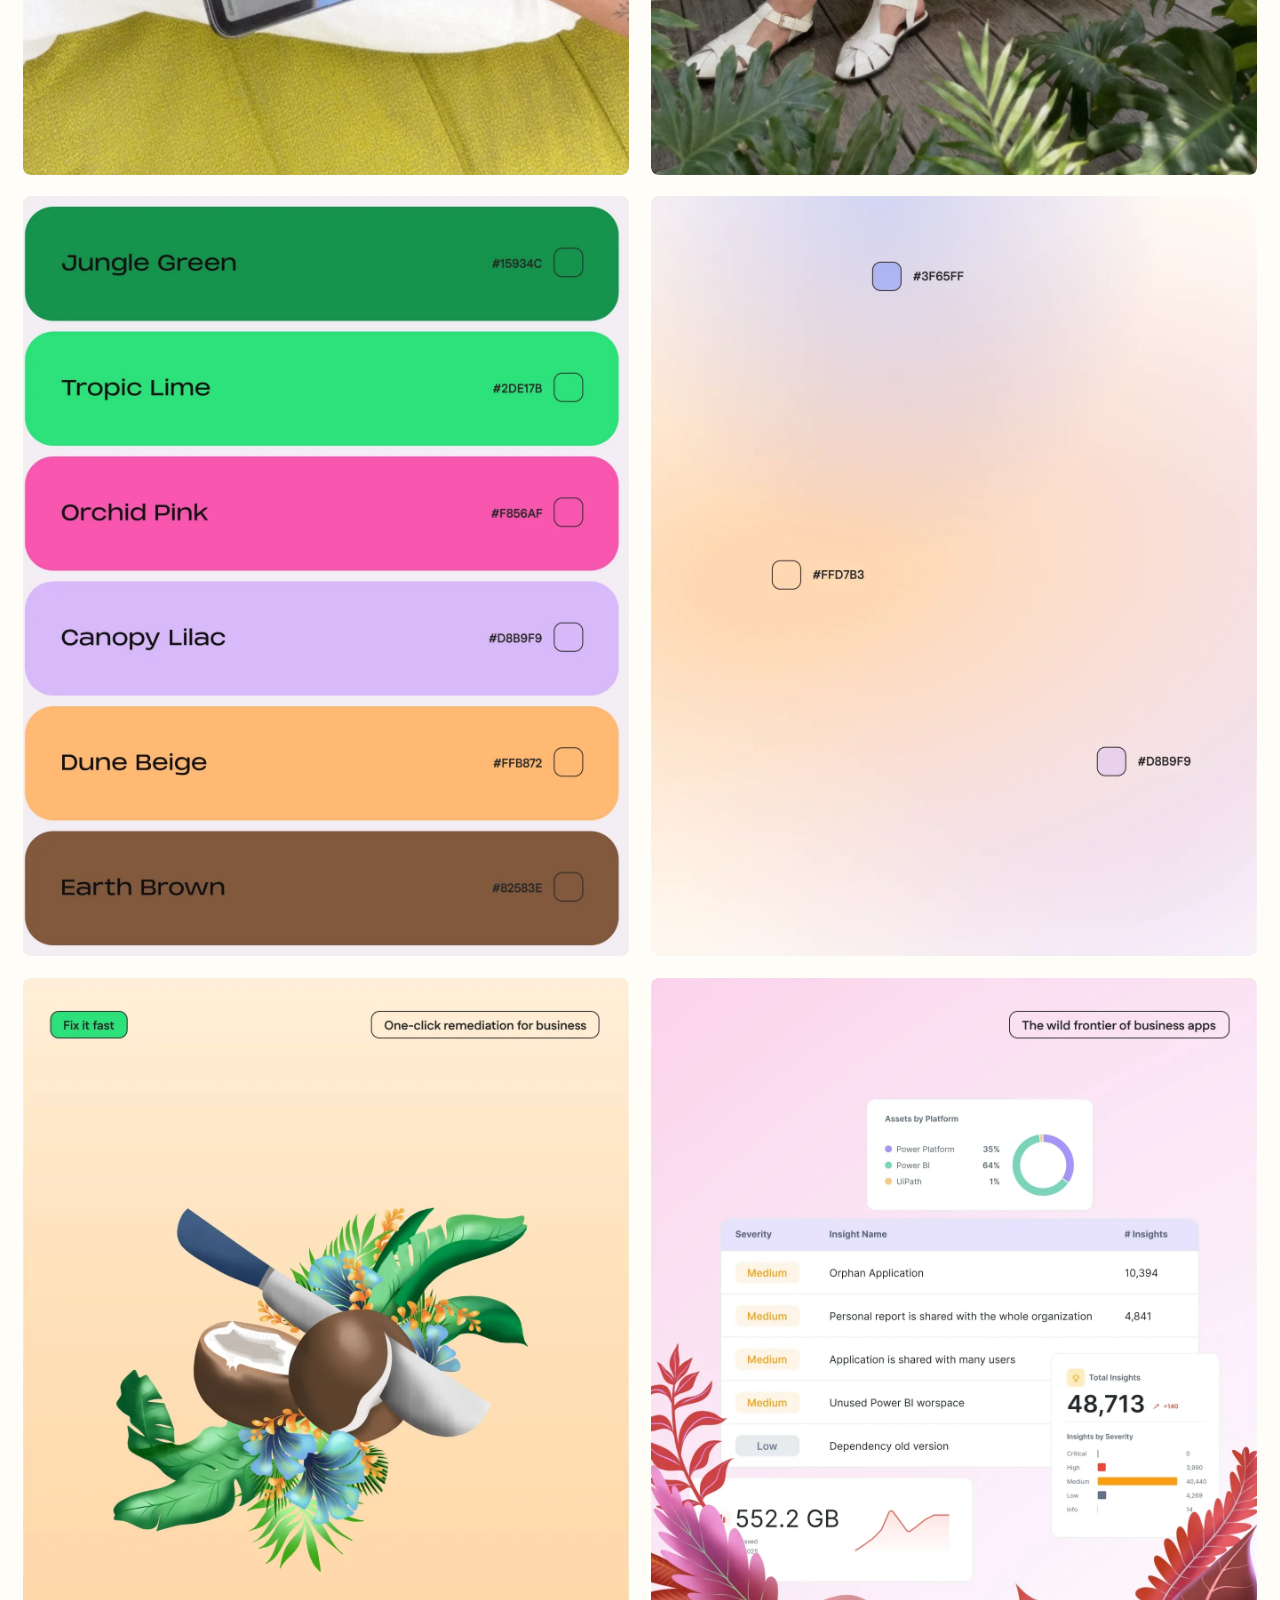
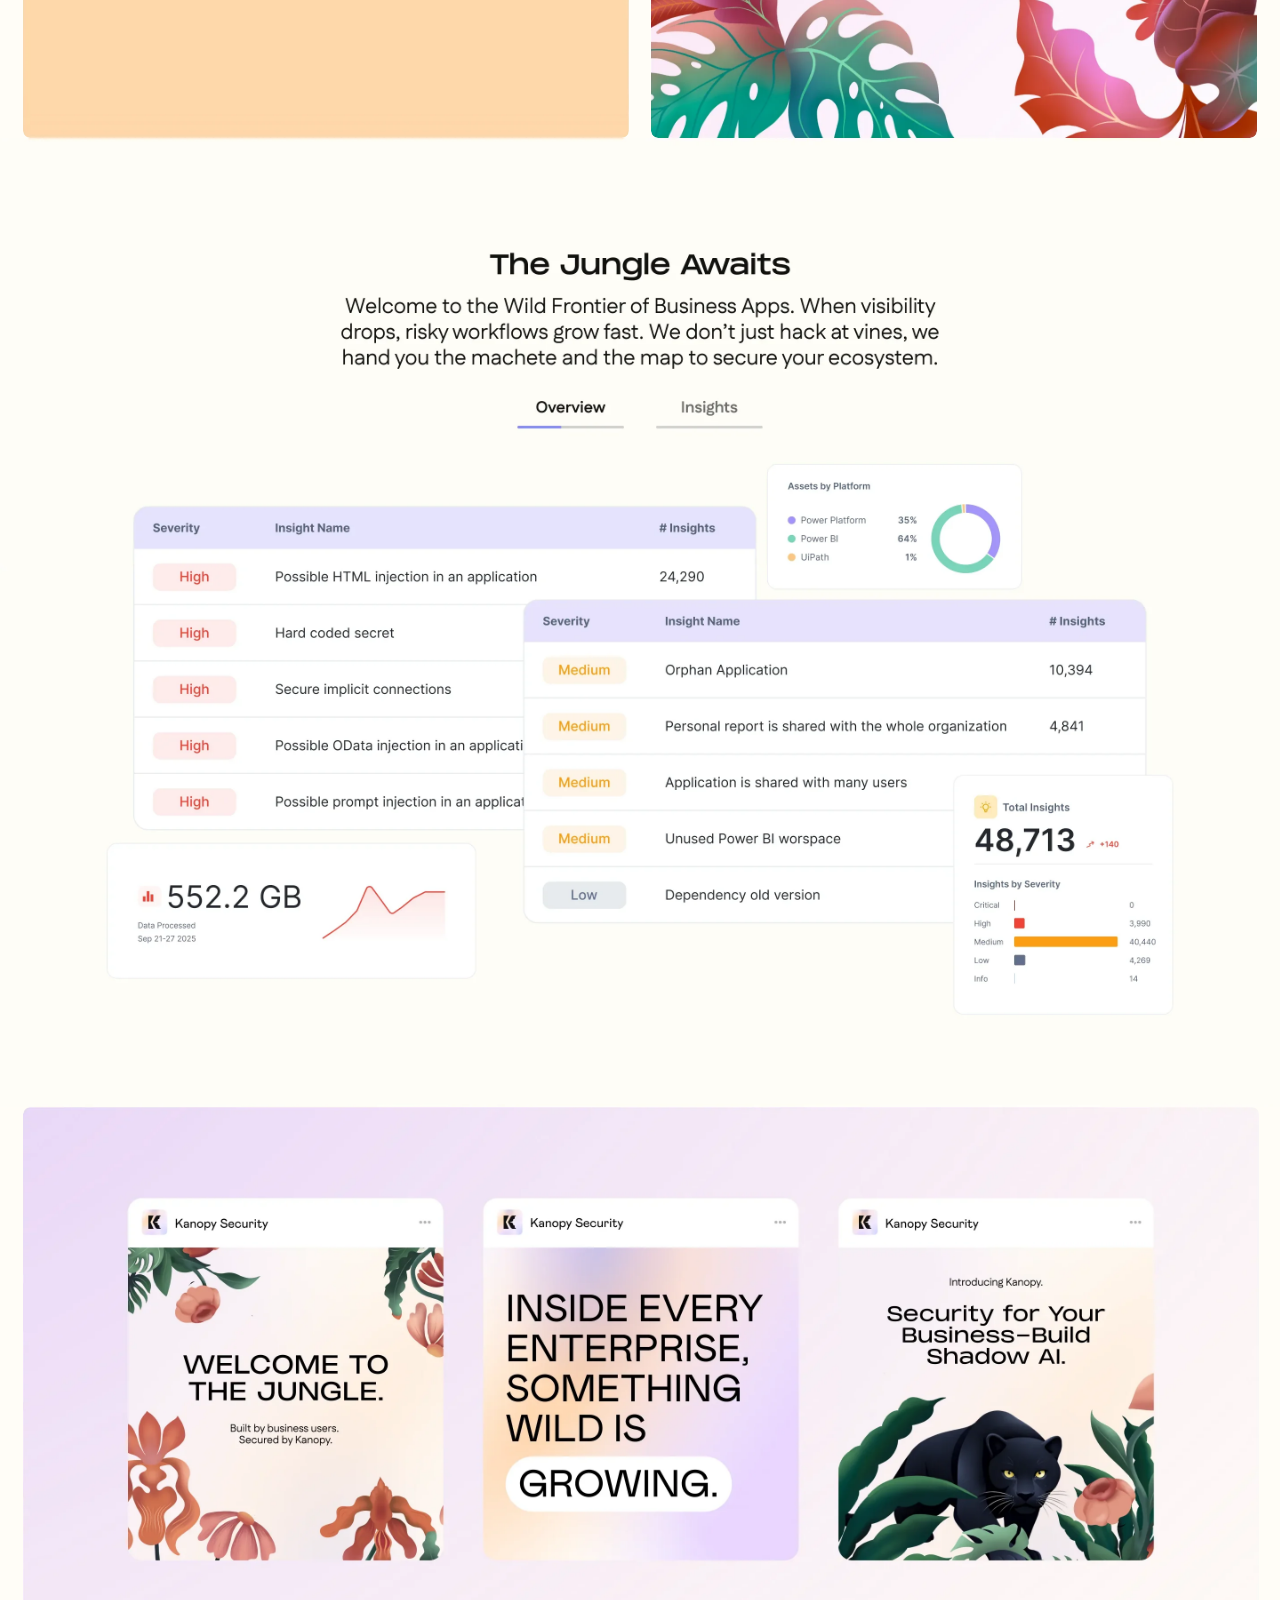
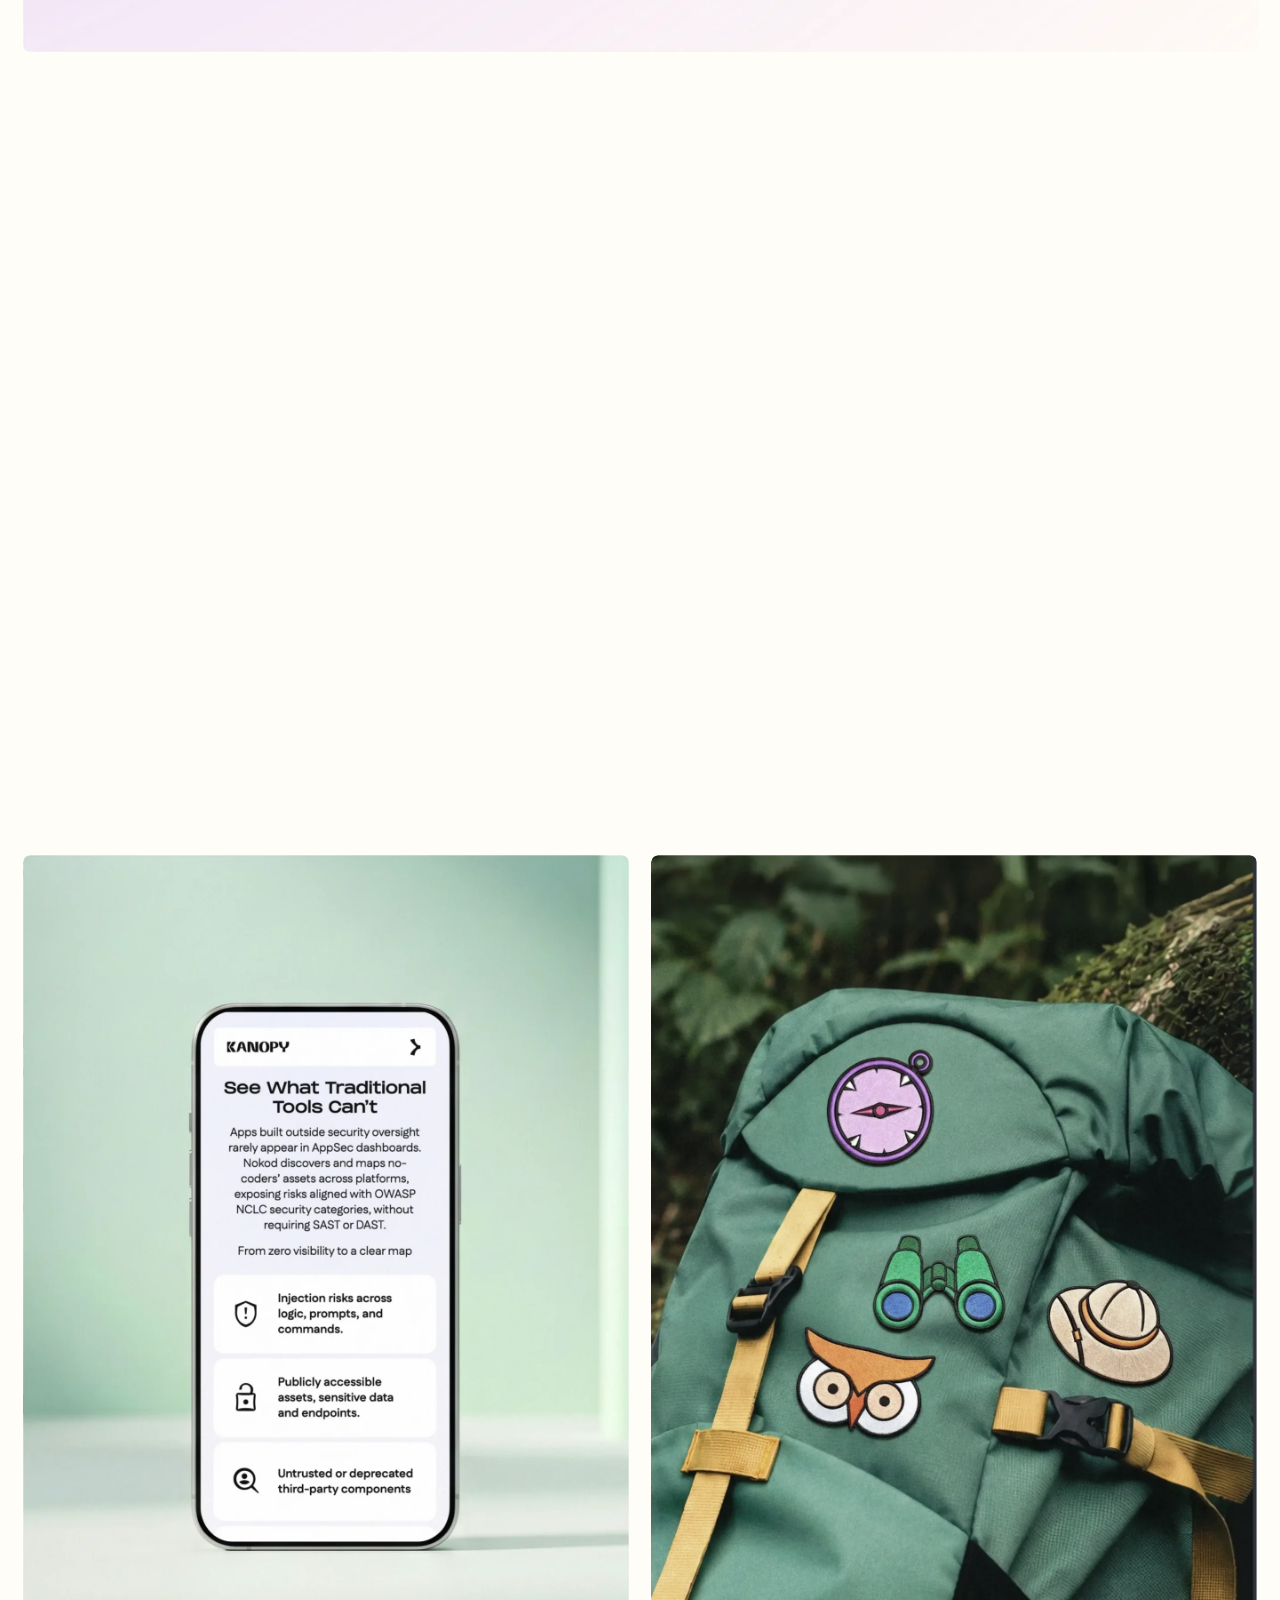
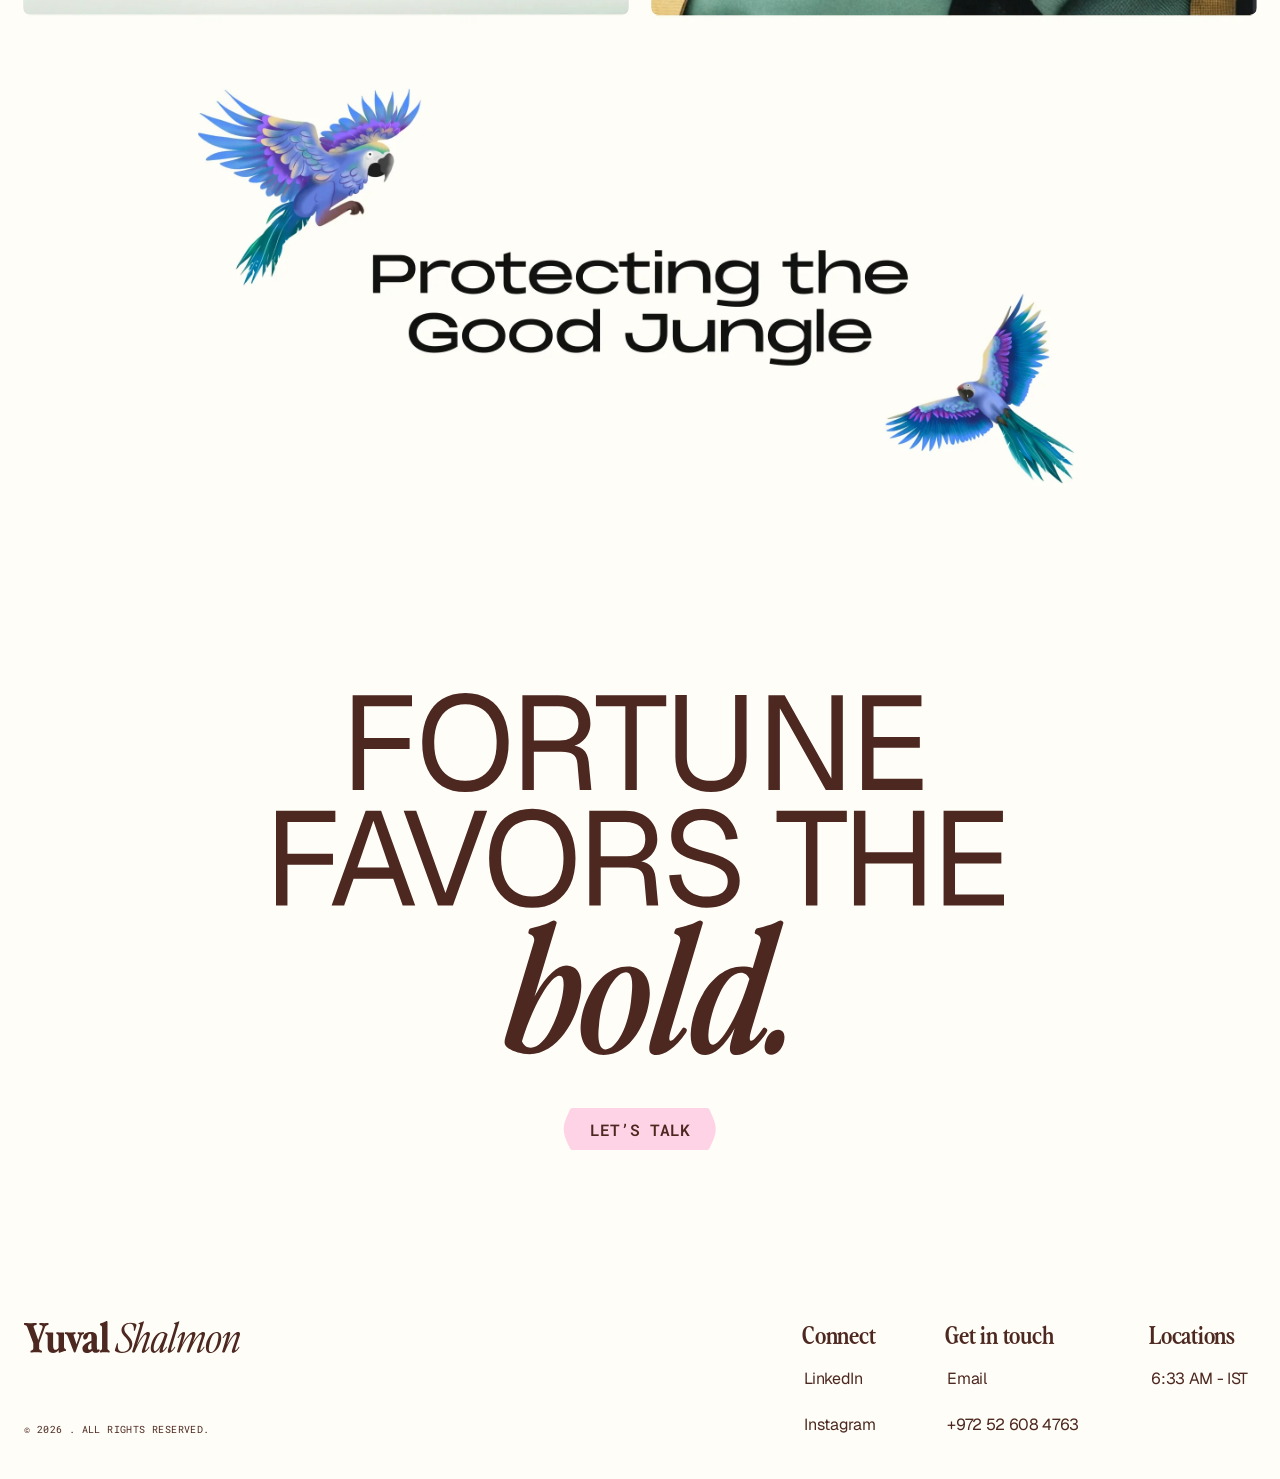
<file: work/kanopy/index.html>
<!doctype html>
<html lang="en">
<head>
<meta charset="utf-8">
<meta name="viewport" content="width=device-width, initial-scale=1">
<title>Kanopy — Yuval Shalmon</title>
<meta name="description" content="A bold cybersecurity brand built for the wild world of no-code and AI-powered business apps. Through a hand-crafted illustration system, vibrant identity, ">
<meta property="og:title" content="Kanopy — Yuval Shalmon">
<meta property="og:description" content="A bold cybersecurity brand built for the wild world of no-code and AI-powered business apps. Through a hand-crafted illustration system, vibrant identity, ">
<meta property="og:image" content="/assets/img/card-panorays.webp">
<meta name="theme-color" content="#fffdf7">
<link rel="icon" href="/favicon.ico" sizes="any">
<link rel="icon" href="/favicon.svg" type="image/svg+xml">
<link rel="apple-touch-icon" href="/apple-touch-icon.png">
<link rel="preconnect" href="https://fonts.googleapis.com">
<link rel="preconnect" href="https://fonts.gstatic.com" crossorigin>
<link href="https://fonts.googleapis.com/css2?family=Geist:wght@400;500;600;700&family=Instrument+Sans&family=Roboto+Mono:wght@400;600&display=swap" rel="stylesheet">
<link rel="preload" href="/fonts/PerfectlyNineties-Regular.woff2" as="font" type="font/woff2" crossorigin>
<link rel="preload" href="/fonts/PerfectlyNineties-SemiboldItalic.woff2" as="font" type="font/woff2" crossorigin>
<script>
/* Figma is drawn at 1440px. On wider screens, scale the whole page up so the
   24px side margins and every proportion stay exactly as in the design. */
(function(){var d=document.documentElement;function f(){d.style.setProperty('--z',Math.max(1,d.clientWidth/1440));}f();addEventListener('resize',f);})();
</script>
<link rel="stylesheet" href="/css/style.css?v=0815fc18">
</head>
<body>
<nav class="nav" aria-label="Main">
  <div class="nav__left">
    <a class="nav__home" href="/">home</a>
    <a class="pill" href="/#works" aria-current="page">works</a>
    <a class="pill" href="/about/">about</a>
  </div>
  <a class="talk" href="#contact"><span>Let’s talk</span></a>
  <button class="menu-btn" type="button" aria-expanded="false" aria-controls="mnav"><span class="menu-btn__open">menu</span><span class="menu-btn__close">close</span></button>
</nav>
<div class="mnav" id="mnav" aria-label="Menu" hidden>
  <ul class="mnav__list">
    <li><a class="mnav__pill" href="/">home</a></li>
    <li><a class="mnav__pill" href="/#works" aria-current="page">works</a></li>
    <li><a class="mnav__pill" href="/about/">about</a></li>
    <li><a class="mnav__pill mnav__pill--talk" href="#contact">let’s talk</a></li>
  </ul>
  <div class="mnav__foot">
    <img src="/assets/svg/footer-name.svg?v=022867fd" width="216" height="32" alt="Yuval Shalmon">
    <p>© 2026 . All rights reserved.</p>
  </div>
</div>
<div class="page">
<main class="case case--pn case--cut"><section class="case-hero"><div class="stack cut"><img class="tile" src="/assets/kanopy/cut/00-0.webp?v=537fa3b3" width="1440" height="649" alt="" decoding="async"></div><div class="case-info case-info--kanopy reveal" style="padding-top:calc(95 * var(--u));padding-bottom:calc(148 * var(--u))">
    <div class="case-info__title"><p class="case-info__num">04</p><h1 class="case-info__name">Kanopy</h1><div class="case-info__tags"><span class="tag">Brand Identity</span><span class="tag">Illustration</span><span class="tag">Web Design</span><span class="tag">UX/UI</span><span class="tag">Concept</span></div></div>
    <div class="case-info__body"><p class="case-label">Info</p><div class="case-text"><p>A bold cybersecurity brand built for the wild world of no-code and AI-powered business apps. Through a hand-crafted illustration system, vibrant identity, and digital experience, we positioned Kanopy as the guide that brings clarity and order to the jungle.</p></div>
      <div class="case-meta"><div><p class="case-label">Role</p><p class="case-role">Lead Designer - Brand Identity &amp; Web<br>Created at Guts Agency</p></div><div><p class="case-label">Year</p><p>2025</p></div><div><p class="case-label">Site</p><p><a class="case-site" href="https://kanopysecurity.com/" target="_blank" rel="noopener">kanopysecurity.com</a></p></div></div></div>
  </div></section>
<section class="row row--2 row--tiles reveal" data-y="1110" style="margin-top:calc(0 * var(--u));--pl:calc(26 * var(--u));--pr:calc(26 * var(--u));--g:calc(24 * var(--u))"><div class="stack clip" style="flex:682 1 0"><img class="tile" src="/assets/kanopy/tiles/t01.webp?v=cce49f9d" width="682" height="855" alt="" loading="lazy" decoding="async"><video class="overlay" src="/assets/video/kanopy/jungle-logo.mp4?v=f6829a25" style="left:-1.026%;top:0.000%;width:100.982%;height:100.000%" muted loop playsinline autoplay preload="metadata"></video></div><div class="stack clip" style="flex:682 1 0"><img class="tile" src="/assets/kanopy/tiles/t02.webp?v=665bc339" width="682" height="855" alt="" loading="lazy" decoding="async"><video class="overlay" src="/assets/video/kanopy/apps.mp4?v=82a4ed1e" style="left:0.000%;top:0.000%;width:100.293%;height:100.000%" muted loop playsinline autoplay preload="metadata"></video></div></section>
<section class="row row--inset row--tiles reveal" data-y="1989" style="margin-top:calc(24 * var(--u));--pl:calc(26 * var(--u));--pr:calc(24 * var(--u));--g:calc(0 * var(--u))"><div class="stack clip" style="flex:1390 1 0"><img class="tile" src="/assets/kanopy/tiles/t03.webp?v=3001481d" width="1390" height="813" alt="" loading="lazy" decoding="async"><video class="overlay" src="/assets/video/kanopy/laptop-wide.mp4?v=8ed5839a" style="left:-0.576%;top:0.000%;width:101.151%;height:100.000%" muted loop playsinline autoplay preload="metadata"></video></div></section>
<section class="row row--full reveal" style="margin-top:calc(24 * var(--u))"><div class="pn-head" style="min-height:calc(325 * var(--u))"><div class="pn-head__l"><p class="pn-head__label"><img class="" src="/assets/kanopy/svg/k1-label.svg?v=0937b0d9" width="146" height="16" alt="01 The Brand Idea" style="width:calc(146 * var(--u))"></p><h2 class="pn-head__title"><img class="" src="/assets/kanopy/svg/k1-title.svg?v=0def12b9" width="698" height="198" alt="We don’t fight the jungle. We understand it." style="width:calc(698 * var(--u))"></h2></div><div class="pn-head__body"><p>The jungle became a metaphor for the world Kanopy operates in constantly growing, full of possibility, and increasingly difficult to see through. Rather than framing innovation as the threat, the brand positions Kanopy as the guide that brings visibility, clarity, and order to the wild.</p></div></div></section>
<section class="row row--inset row--tiles reveal" data-y="3168" style="margin-top:calc(17 * var(--u));--pl:calc(105 * var(--u));--pr:calc(90 * var(--u));--g:calc(0 * var(--u))"><div class="stack clip is-art" style="flex:1245 1 0"><img class="tile" src="/assets/kanopy/tiles/t04.webp?v=cc2d6f99" width="1245" height="641" alt="" loading="lazy" decoding="async"></div></section>
<section class="row row--full row--crop" data-y="3809"><img class="tile tile--flat" src="/assets/kanopy/tiles/f05.webp?v=00cad823" width="1440" height="68" alt="" loading="lazy" decoding="async"></section>
<section class="row row--2 row--tiles reveal" data-y="3877" style="margin-top:calc(0 * var(--u));--pl:calc(26 * var(--u));--pr:calc(26 * var(--u));--g:calc(24 * var(--u))"><div class="stack clip" style="flex:682 1 0"><img class="tile" src="/assets/kanopy/tiles/t06.webp?v=55abb6b9" width="682" height="855" alt="" loading="lazy" decoding="async"></div><div class="stack clip" style="flex:682 1 0"><img class="tile" src="/assets/kanopy/tiles/t07.webp?v=7626b661" width="682" height="855" alt="" loading="lazy" decoding="async"></div></section>
<section class="row row--inset row--tiles reveal" data-y="4756" style="margin-top:calc(24 * var(--u));--pl:calc(26 * var(--u));--pr:calc(24 * var(--u));--g:calc(0 * var(--u))"><div class="stack clip" style="flex:1390 1 0"><img class="tile" src="/assets/kanopy/tiles/t08.webp?v=75ee45b3" width="1390" height="615" alt="" loading="lazy" decoding="async"></div></section>
<section class="row row--full row--crop" data-y="5371"><img class="tile tile--flat" src="/assets/kanopy/tiles/f09.webp?v=fed88130" width="1440" height="100" alt="" loading="lazy" decoding="async"></section>
<section class="row row--full reveal" style="margin-top:calc(0 * var(--u))"><div class="pn-head" style="min-height:calc(295 * var(--u))"><div class="pn-head__l"><p class="pn-head__label"><img class="" src="/assets/kanopy/svg/k2-label.svg?v=cacc4889" width="146" height="16" alt="02 Crafted by Hand" style="width:calc(146 * var(--u))"></p><h2 class="pn-head__title"><img class="" src="/assets/kanopy/svg/k2-title.svg?v=4f7f93af" width="698" height="143" alt="Built for the AI era. Crafted entirely by hand." style="width:calc(698 * var(--u))"></h2></div><div class="pn-head__body"><p>I developed the visual world from scratch, creating the logo, illustration system, plants, animals, objects, and icons by hand. This human-made approach gave the brand a distinctive character in a category increasingly filled with generic, synthetic visuals.</p></div></div></section>
<section class="d-only row row--full row--crop" data-y="5766"><img class="tile tile--flat" src="/assets/kanopy/tiles/f10.webp?v=0c4ad651" width="1440" height="741" alt="" loading="lazy" decoding="async"></section>
<section class="row row--full m-only k-lineart"><img src="/assets/kanopy/m/lineart.webp?v=bb81c692" width="390" height="356" alt="Hand-drawn jungle line art" loading="lazy" decoding="async"></section>
<section class="row row--2 row--tiles reveal" data-y="6507" style="margin-top:calc(0 * var(--u));--pl:calc(26 * var(--u));--pr:calc(26 * var(--u));--g:calc(24 * var(--u))"><div class="stack clip" style="flex:682 1 0"><img class="tile" src="/assets/kanopy/tiles/t11.webp?v=16f969c7" width="682" height="855" alt="" loading="lazy" decoding="async"></div><div class="stack clip" style="flex:682 1 0"><img class="tile" src="/assets/kanopy/tiles/t12.webp?v=e86102c8" width="682" height="855" alt="" loading="lazy" decoding="async"></div></section>
<section class="row row--2 row--tiles reveal" data-y="7386" style="margin-top:calc(24 * var(--u));--pl:calc(26 * var(--u));--pr:calc(26 * var(--u));--g:calc(24 * var(--u))"><div class="stack clip" style="flex:682 1 0"><img class="tile" src="/assets/kanopy/tiles/t13.webp?v=4dc6b028" width="682" height="855" alt="" loading="lazy" decoding="async"></div><div class="stack clip" style="flex:682 1 0"><img class="tile" src="/assets/kanopy/tiles/t14.webp?v=57040b50" width="682" height="855" alt="" loading="lazy" decoding="async"></div></section>
<section class="row row--2 row--tiles reveal" data-y="8265" style="margin-top:calc(24 * var(--u));--pl:calc(26 * var(--u));--pr:calc(26 * var(--u));--g:calc(24 * var(--u))"><div class="stack clip" style="flex:682 1 0"><img class="tile" src="/assets/kanopy/tiles/t15.webp?v=a25dbdea" width="682" height="855" alt="" loading="lazy" decoding="async"><video class="overlay" src="/assets/video/kanopy/tools.mp4?v=650f4e29" style="left:-0.293%;top:0.000%;width:100.293%;height:100.000%" muted loop playsinline autoplay preload="metadata"></video></div><div class="stack clip" style="flex:682 1 0"><img class="tile" src="/assets/kanopy/tiles/t16.webp?v=2d8e0546" width="682" height="855" alt="" loading="lazy" decoding="async"></div></section>
<section class="d-only row row--full row--crop" data-y="9120"><img class="tile tile--flat" src="/assets/kanopy/tiles/f17.webp?v=b1ce5c31" width="1440" height="1091" alt="" loading="lazy" decoding="async"></section>

<section class="d-only row row--inset row--tiles reveal" data-y="10211" style="margin-top:calc(0 * var(--u));--pl:calc(26 * var(--u));--pr:calc(24 * var(--u));--g:calc(0 * var(--u))"><div class="stack clip" style="flex:1390 1 0"><img class="tile" src="/assets/kanopy/tiles/t18.webp?v=24b0c81c" width="1390" height="613" alt="" loading="lazy" decoding="async"></div></section>
<section class="row row--full m-only"><div class="stack clip"><img class="tile" src="/assets/kanopy/m/ig-posts.webp?v=1d273c3f" width="376" height="1253" alt="Three Kanopy social posts" loading="lazy" decoding="async"></div></section>
<section class="row row--2 row--tiles reveal" data-y="10848" style="margin-top:calc(24 * var(--u));--pl:calc(26 * var(--u));--pr:calc(26 * var(--u));--g:calc(24 * var(--u))"><div class="stack clip" style="flex:682 1 0"><img class="tile" src="/assets/kanopy/tiles/t19.webp?v=a4a8d268" width="682" height="855" alt="" loading="lazy" decoding="async"></div><div class="stack clip" style="flex:682 1 0"><img class="tile" src="/assets/kanopy/tiles/t20.webp?v=637d56fd" width="682" height="855" alt="" loading="lazy" decoding="async"><video class="overlay" src="/assets/video/kanopy/shirt.mp4?v=f2c8ad53" style="left:0.000%;top:0.000%;width:100.000%;height:100.000%" muted loop playsinline autoplay preload="metadata"></video></div></section>
<section class="row row--2 row--tiles reveal" data-y="11727" style="margin-top:calc(24 * var(--u));--pl:calc(26 * var(--u));--pr:calc(26 * var(--u));--g:calc(24 * var(--u))"><div class="stack clip" style="flex:682 1 0"><img class="tile" src="/assets/kanopy/tiles/t21.webp?v=c2673fb7" width="682" height="855" alt="" loading="lazy" decoding="async"><video class="overlay" src="/assets/video/kanopy/bottom.mp4?v=e209f3e8" style="left:-0.367%;top:0.035%;width:100.293%;height:100.000%" muted loop playsinline autoplay preload="metadata"></video></div><div class="stack clip" style="flex:682 1 0"><img class="tile" src="/assets/kanopy/tiles/t22.webp?v=869876a2" width="682" height="855" alt="" loading="lazy" decoding="async"></div></section>
<section class="d-only row row--full row--crop" data-y="12582"><img class="tile tile--flat" src="/assets/kanopy/tiles/f23.webp?v=49ed56f4" width="1440" height="82" alt="" loading="lazy" decoding="async"></section>

<section class="row row--inset row--tiles reveal" data-y="12664" style="margin-top:calc(0 * var(--u));--pl:calc(222 * var(--u));--pr:calc(232 * var(--u));--g:calc(0 * var(--u))"><div class="stack clip is-art" style="flex:986 1 0"><img class="tile" src="/assets/kanopy/tiles/t24.webp?v=9ecd2f4b" width="986" height="444" alt="" loading="lazy" decoding="async"></div></section>
<section class="d-only row row--full row--crop" data-y="13108"><img class="tile tile--flat" src="/assets/kanopy/tiles/f25.webp?v=da7949e1" width="1440" height="101" alt="" loading="lazy" decoding="async"></section>

</main>
<div class="endzone"><section class="cta reveal">
  <h2 class="cta__title"><span class="sr-only">Fortune favors the bold.</span><img src="/assets/svg/cta-bold.svg?v=590a223b" width="820" height="407" alt=""></h2>
  <a class="cta__btn" href="mailto:yuvalshalmon.sk@gmail.com">Let’s talk</a>
</section>
<footer class="footer" id="contact">
  <div class="footer__brand">
    <p class="footer__name"><img src="/assets/svg/footer-name.svg?v=022867fd" width="216" height="32" alt="Yuval Shalmon"></p>
    <p class="footer__copy">© 2026 . All rights reserved.</p>
  </div>
  <div class="footer__cols">
    <div class="footer__col"><h3>Connect</h3><a href="https://www.linkedin.com/in/yuval-shalmon" target="_blank" rel="noopener">LinkedIn</a><a href="https://www.instagram.com/yuval_shalmon/" target="_blank" rel="noopener">Instagram</a></div>
    <div class="footer__col"><h3>Get in touch</h3><a href="mailto:yuvalshalmon.sk@gmail.com">Email</a><a href="tel:+972526084763">+972 52 608 4763</a></div>
    <div class="footer__col"><h3>Locations</h3><span class="clock" data-clock>12:18 PM - IDT</span></div>
  </div>
</footer>
</div></div>
<script src="/js/main.js?v=2be90b81" defer></script>
</body>
</html>
</file>
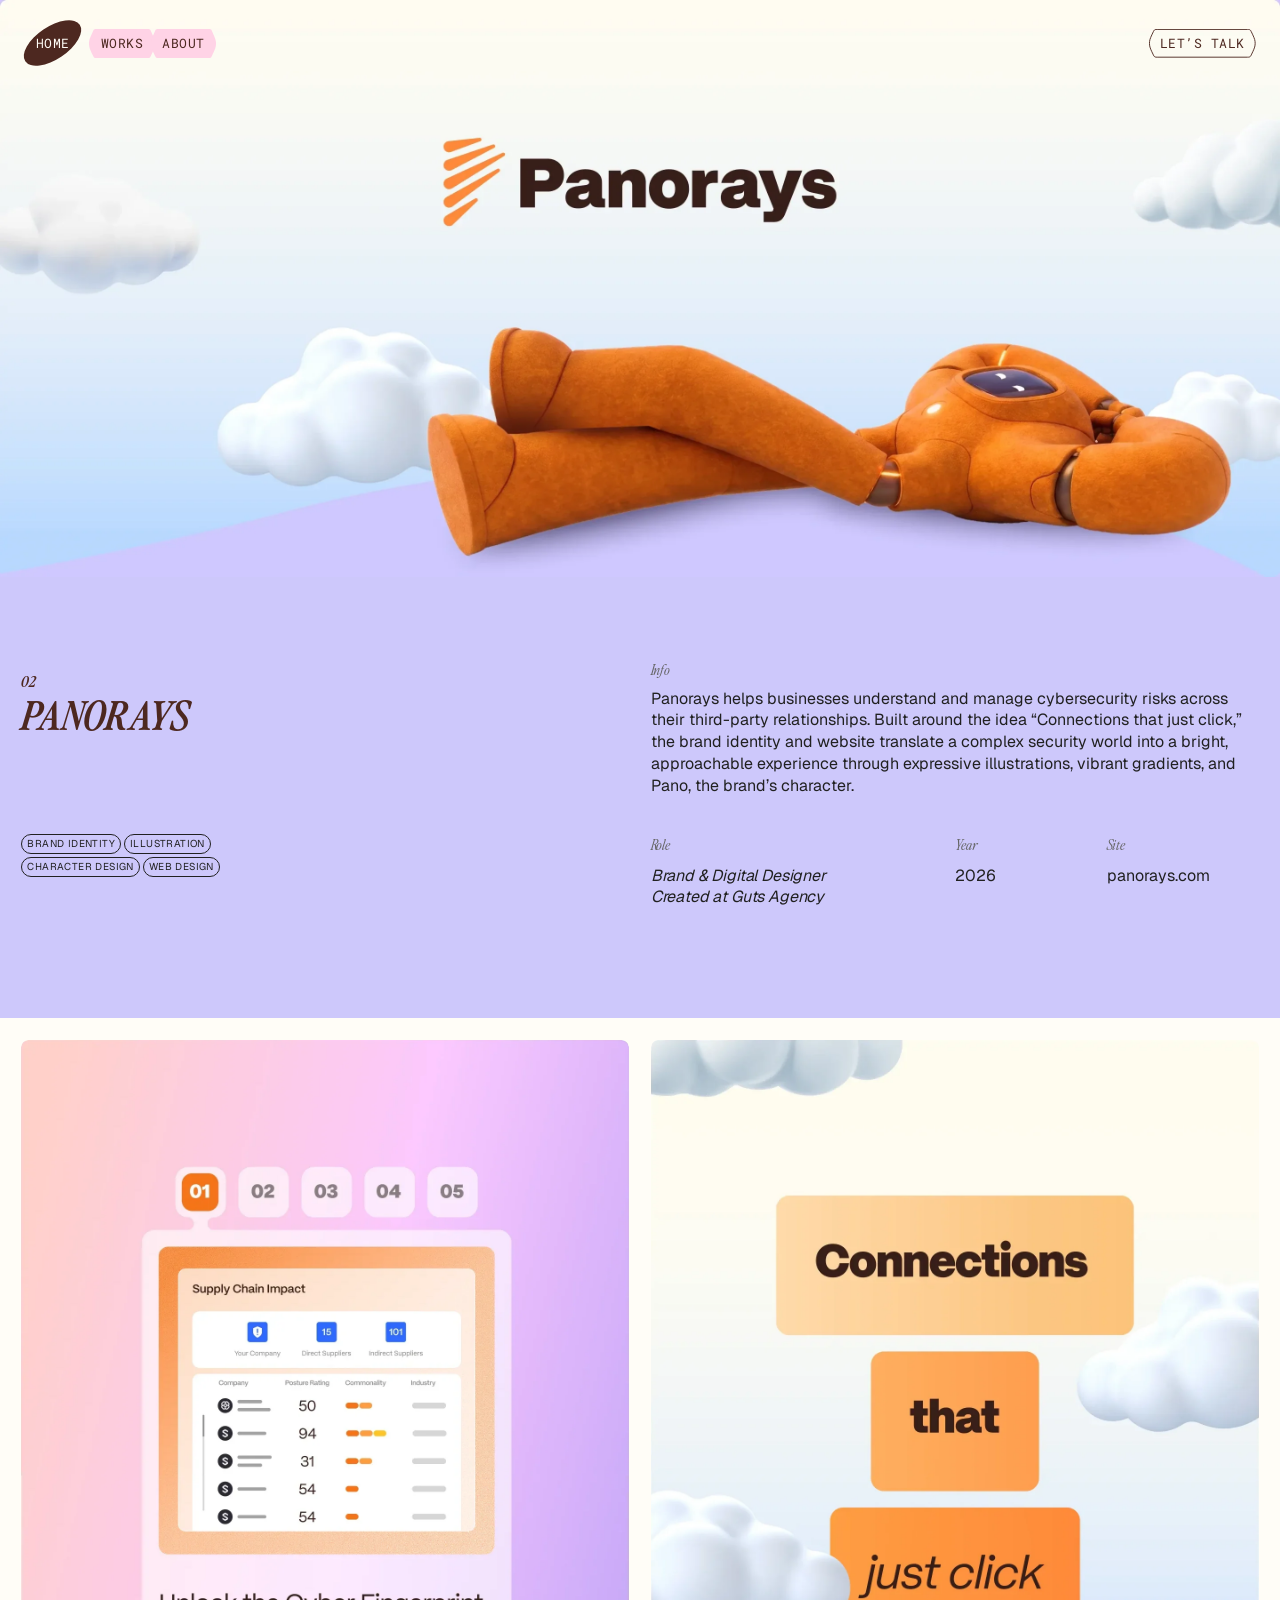
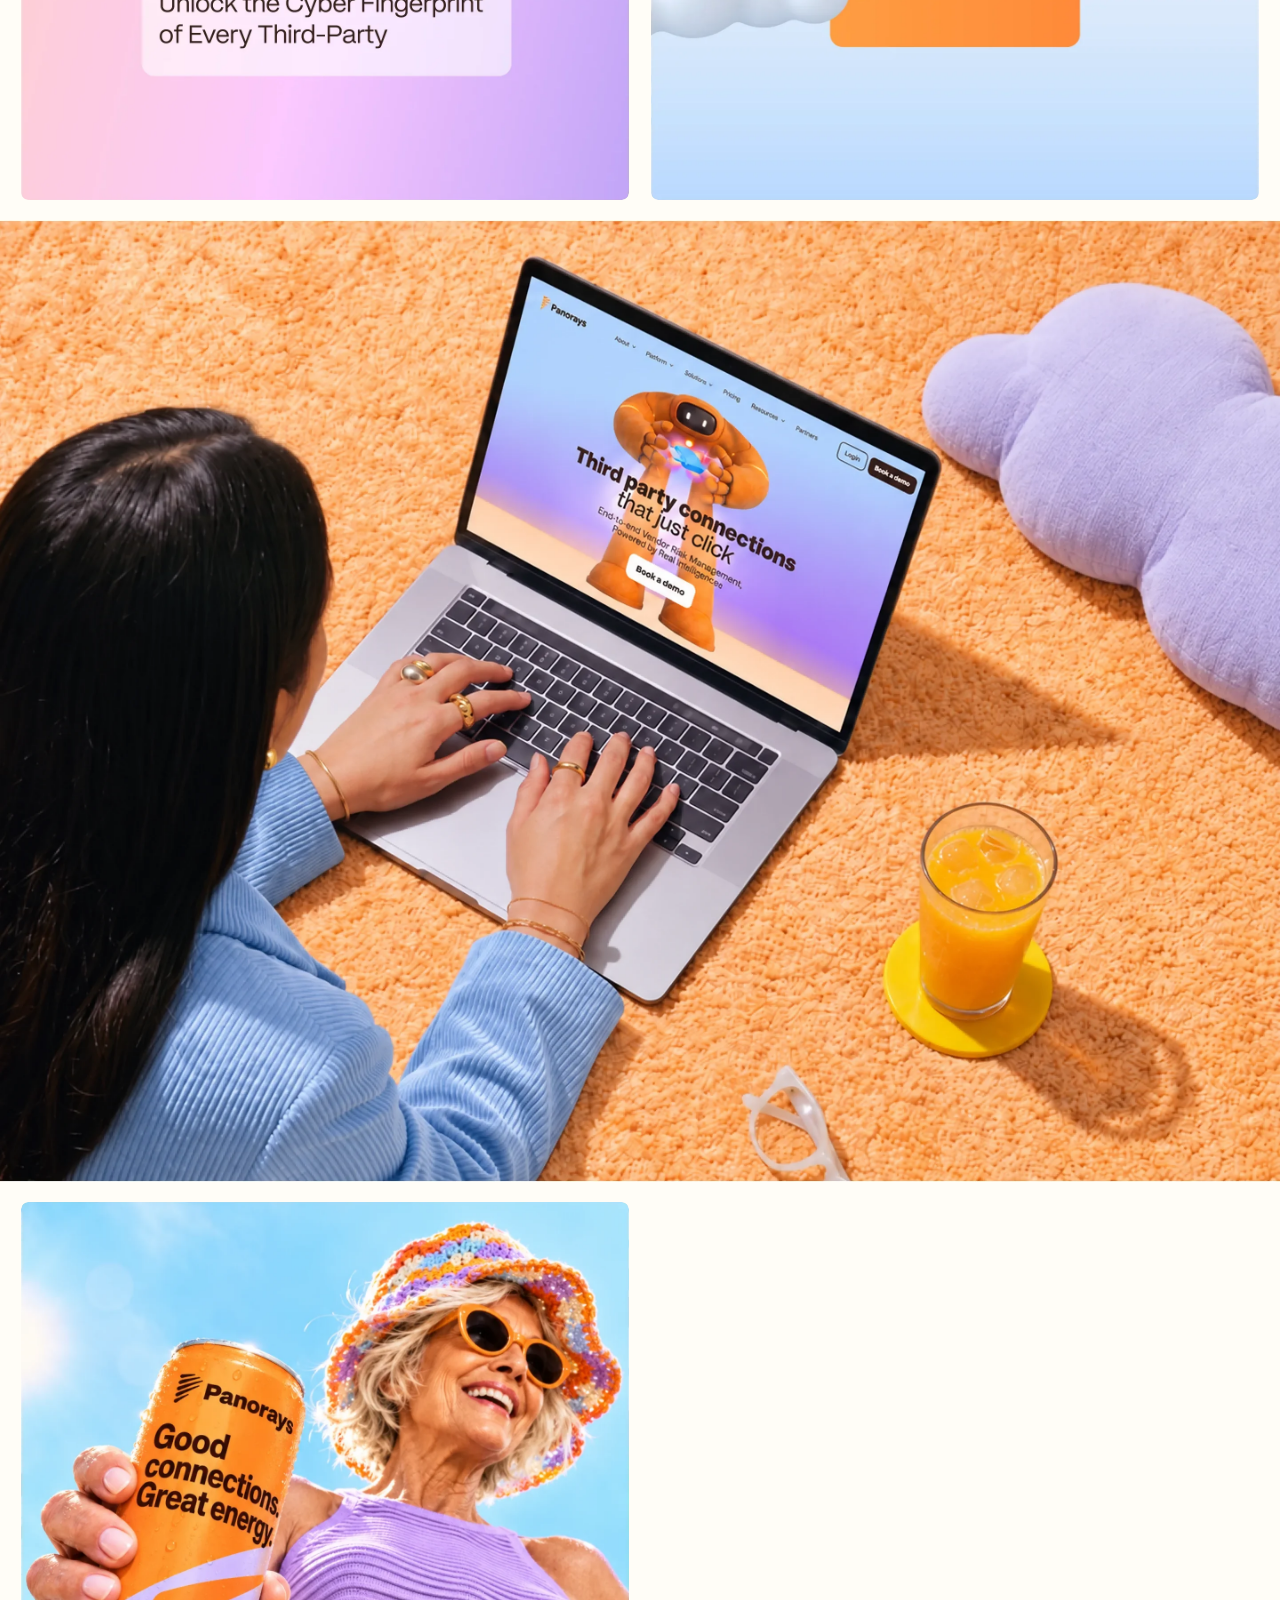
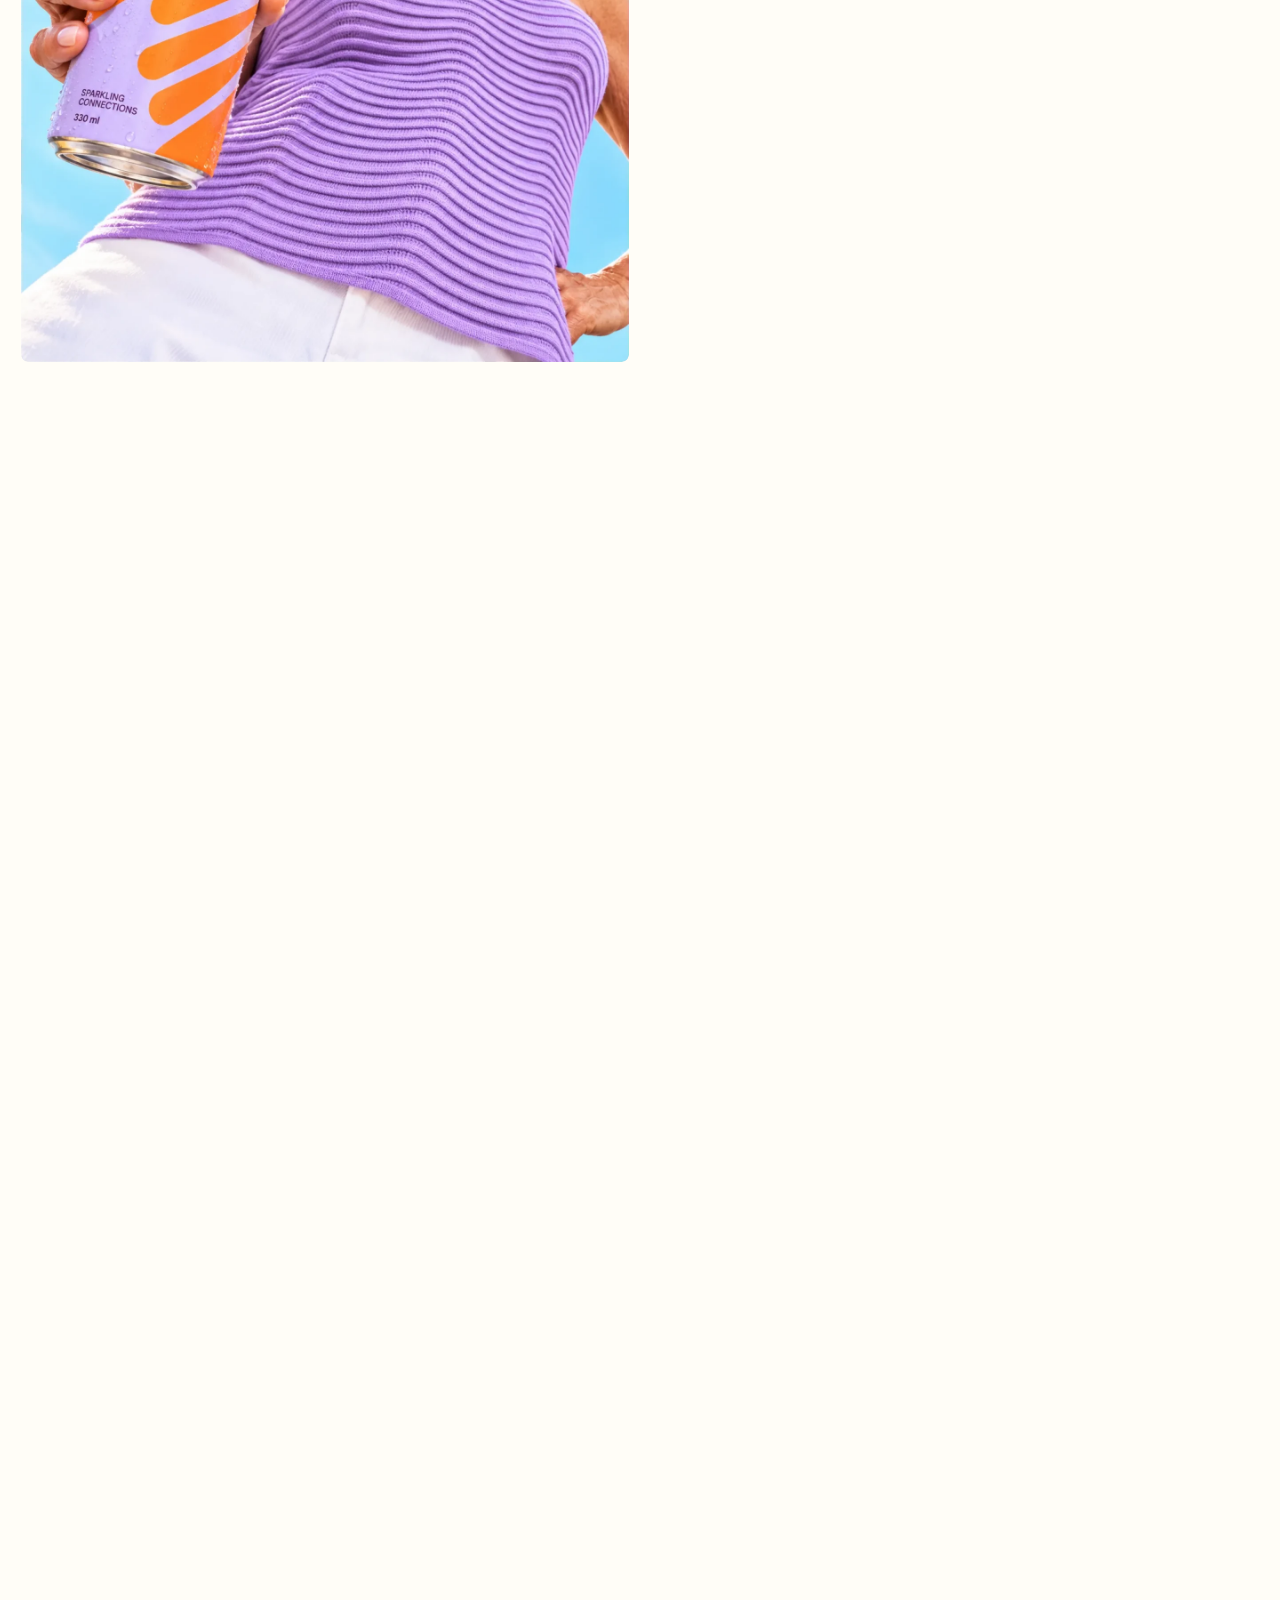
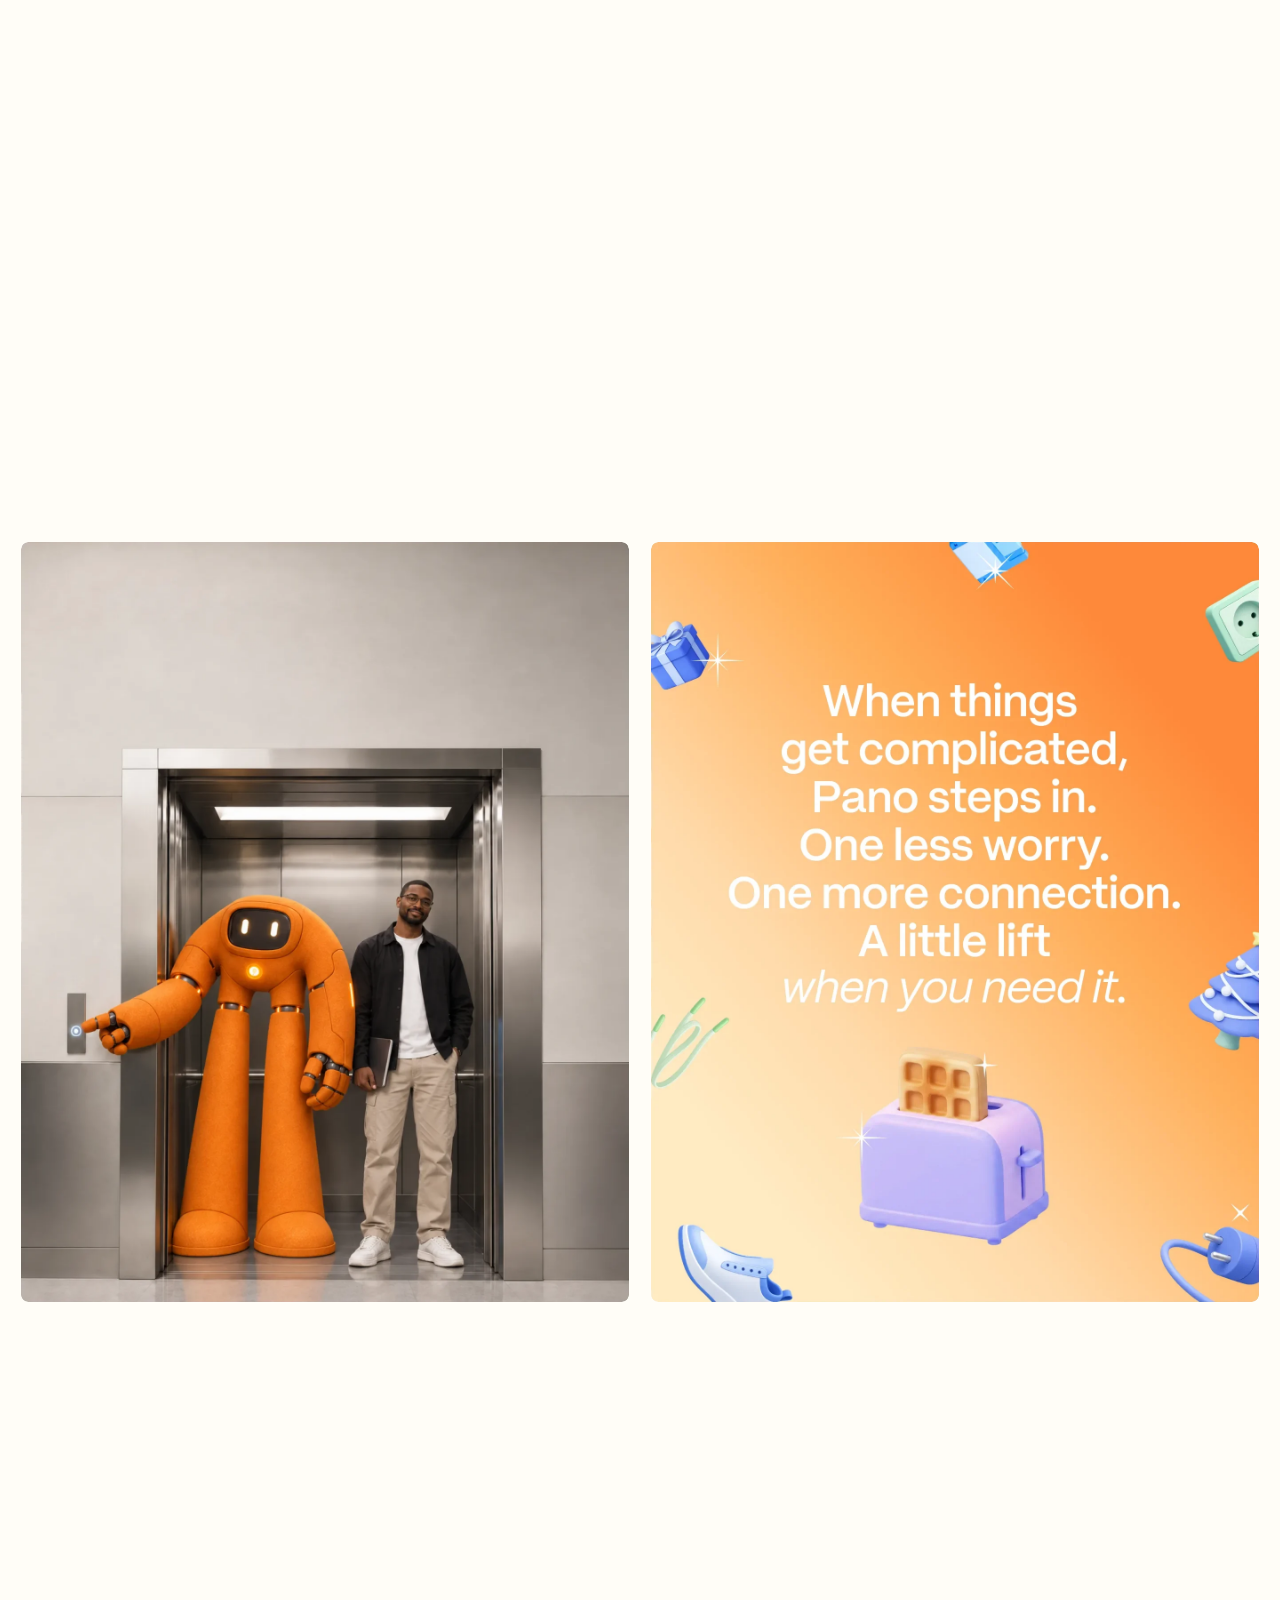
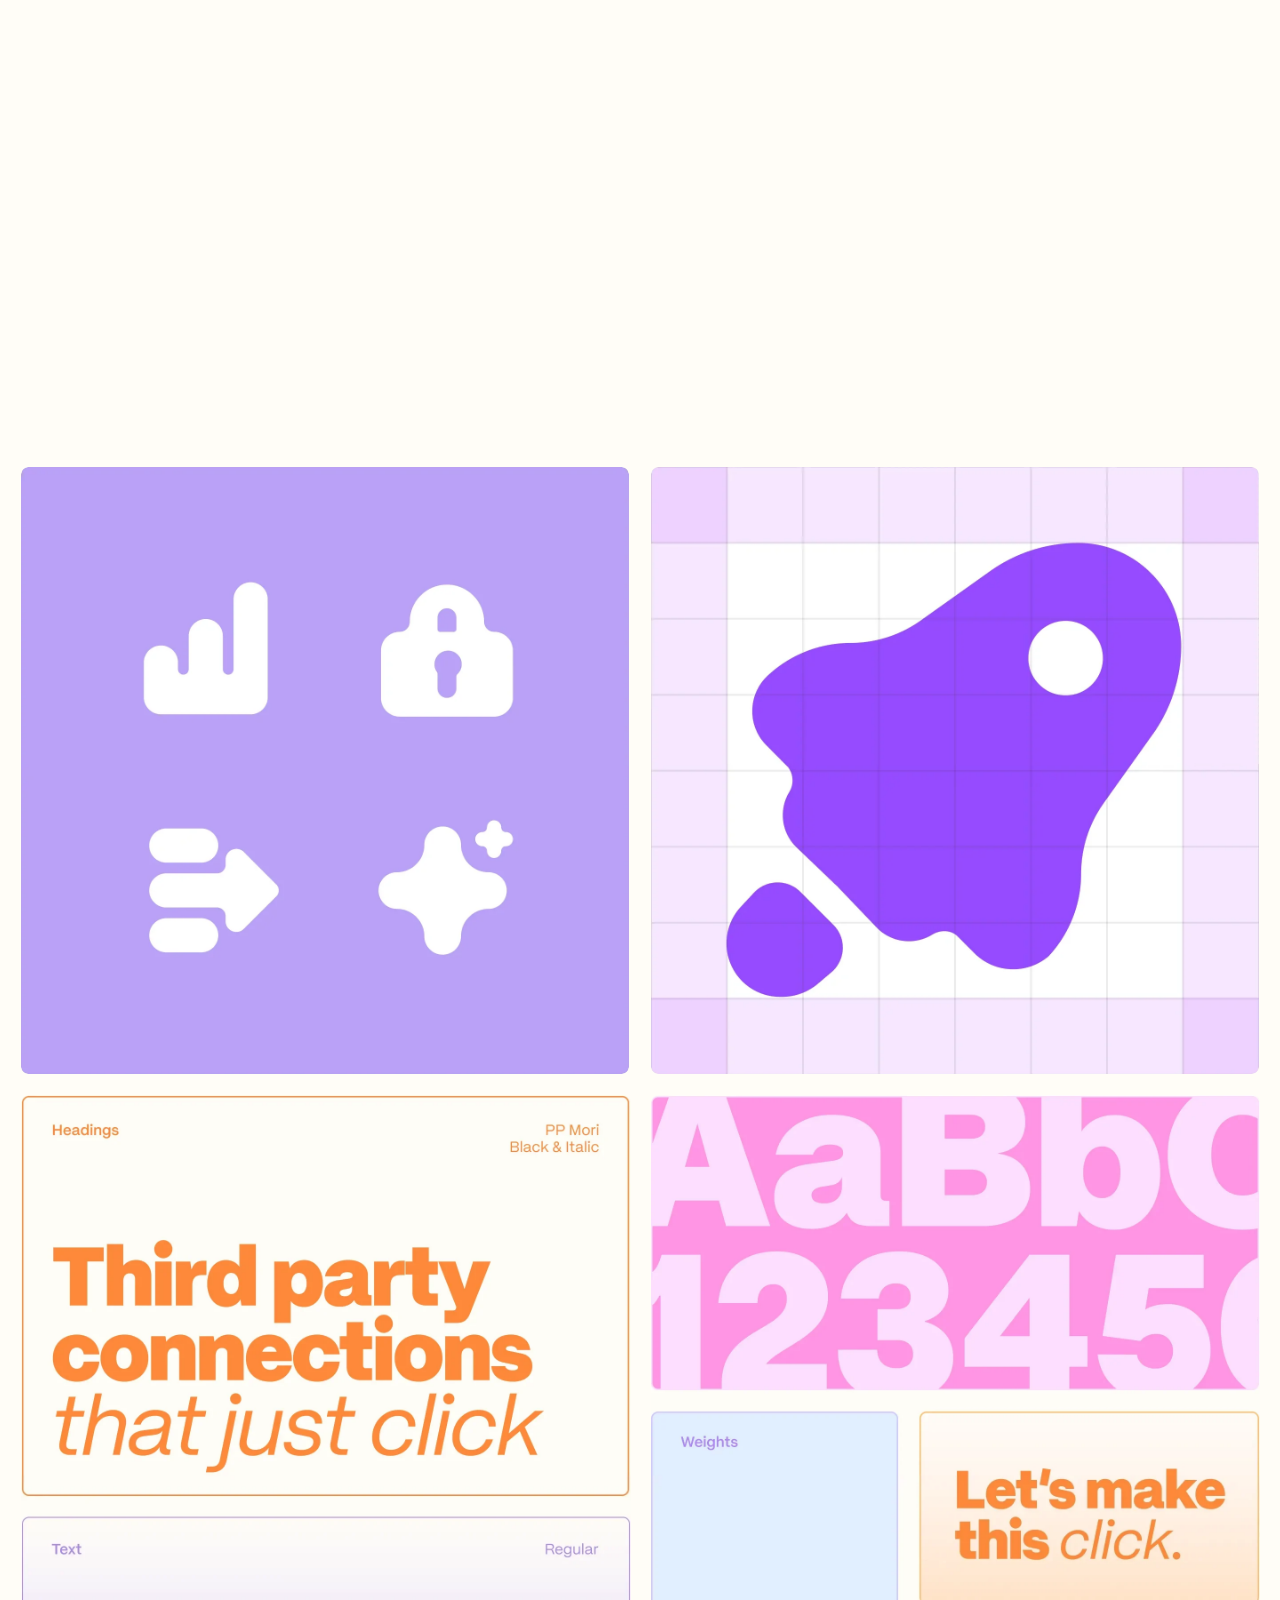
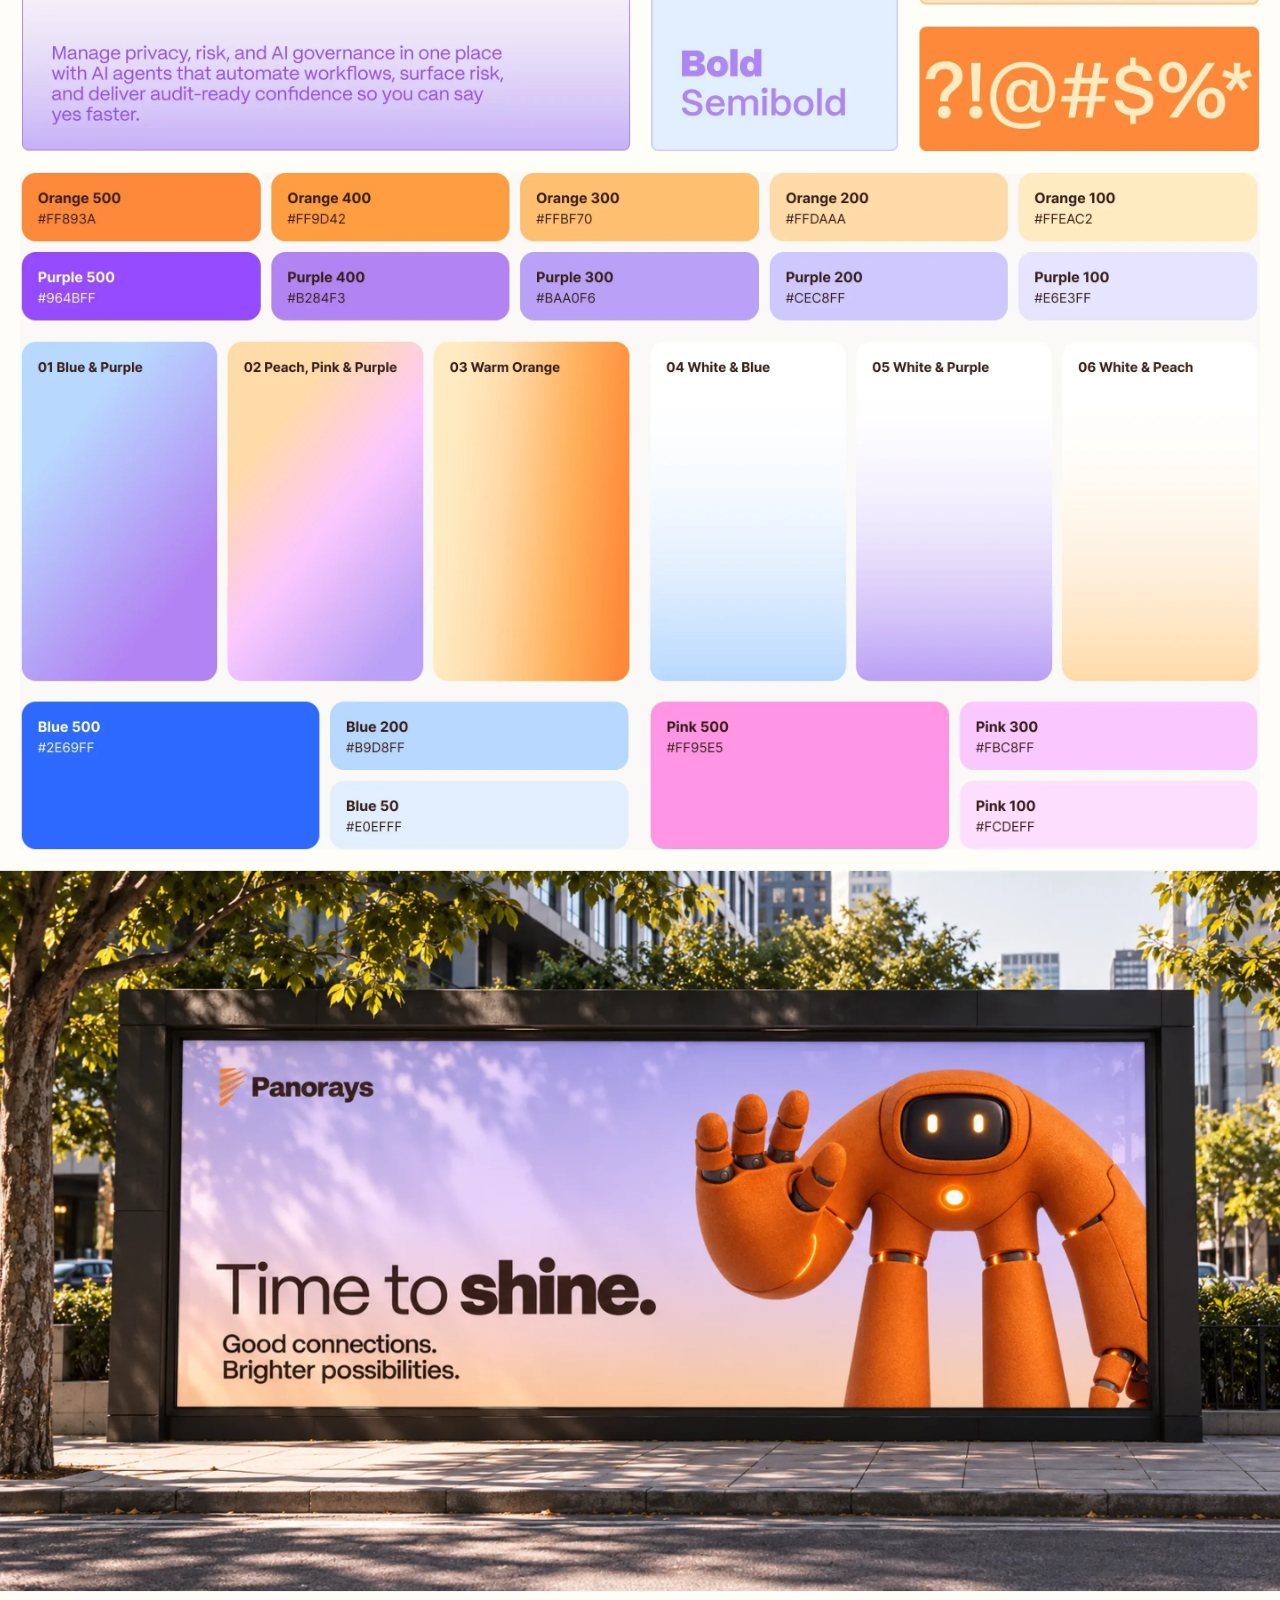
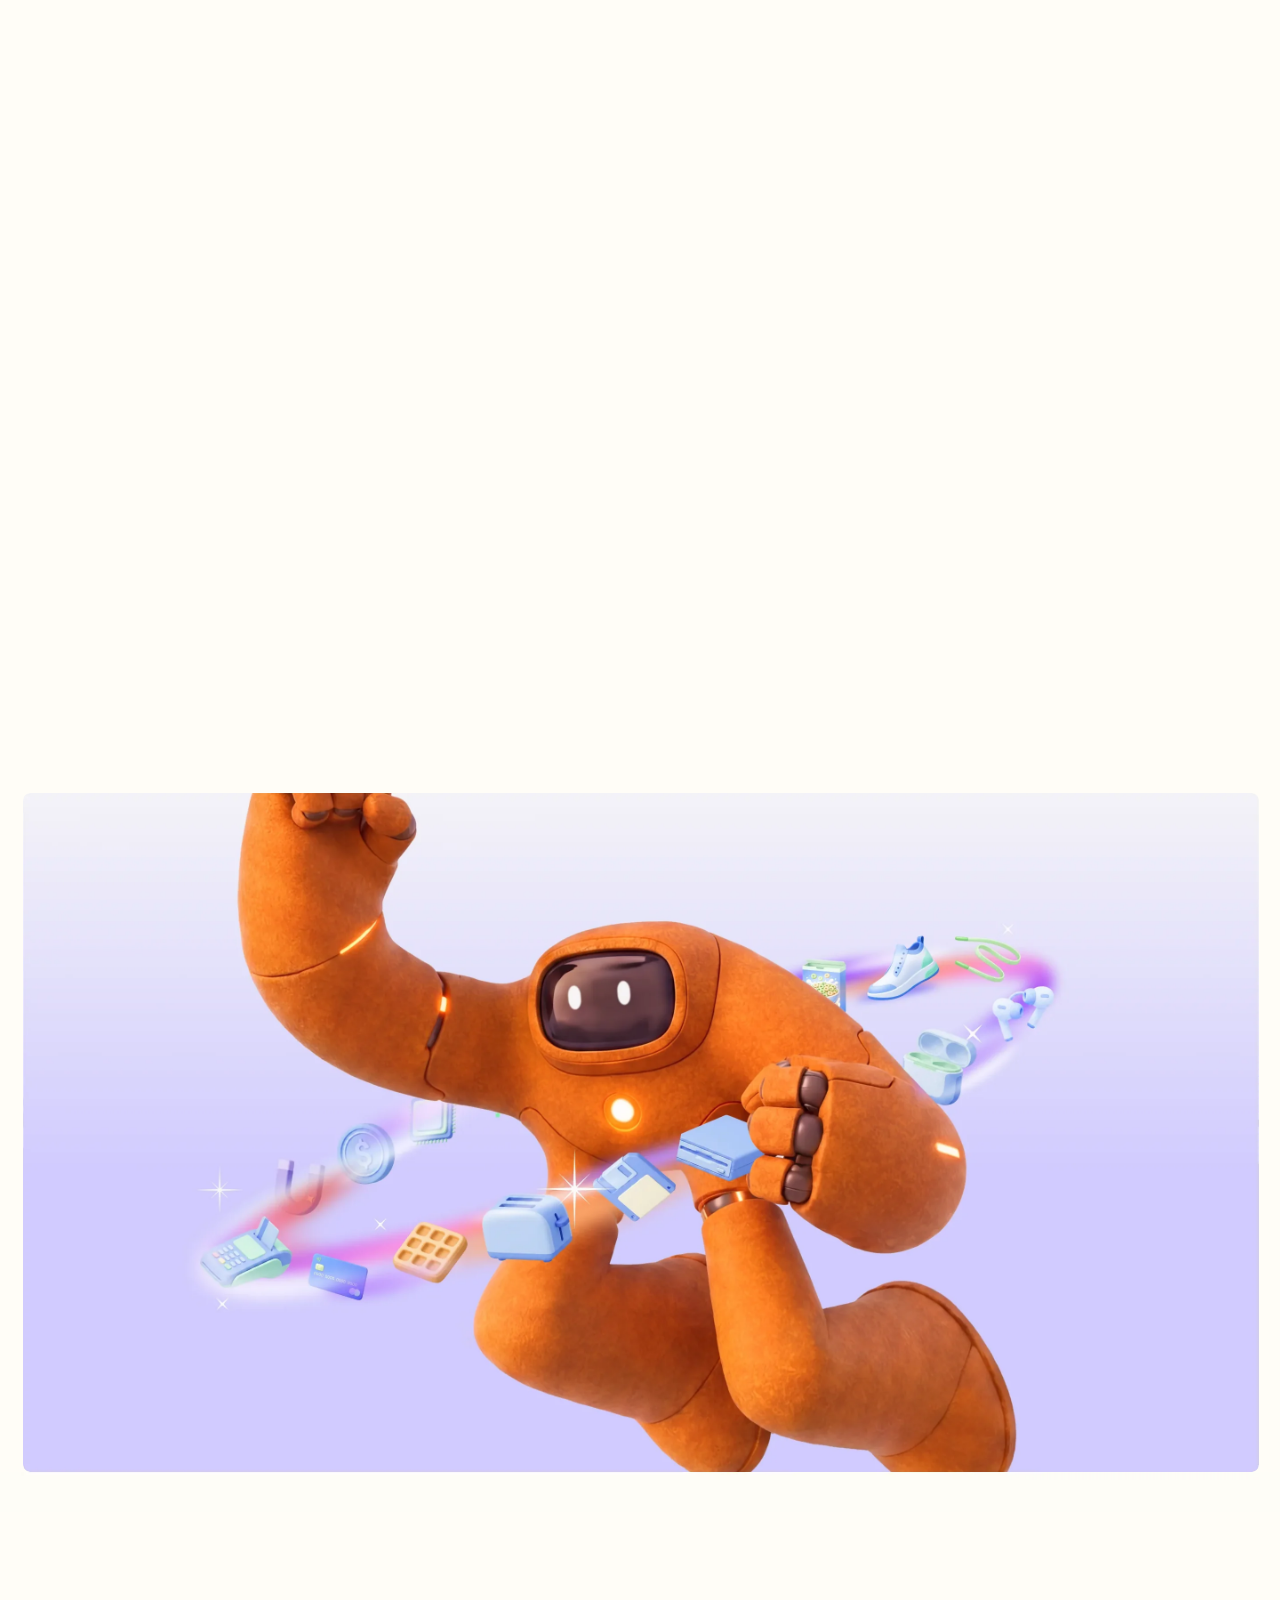
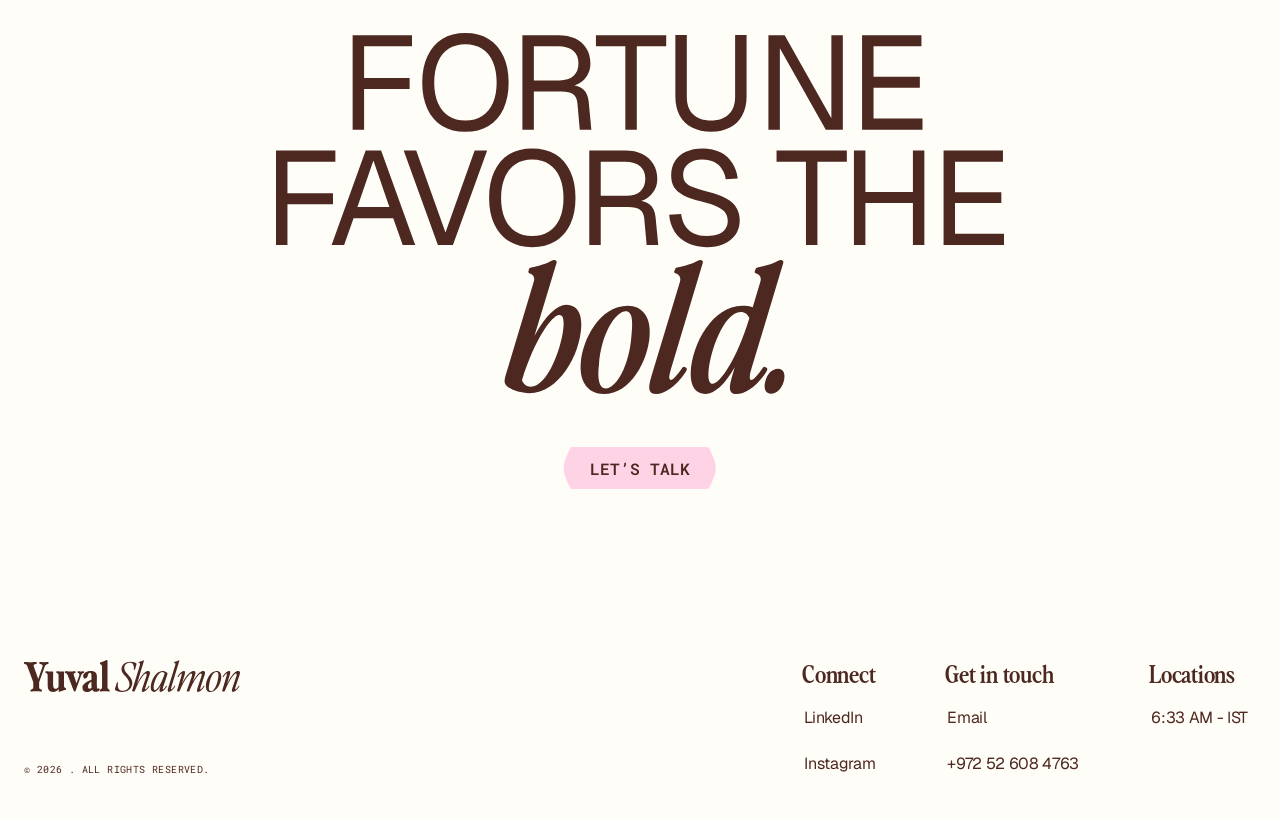
<file: work/panorays/index.html>
<!doctype html>
<html lang="en">
<head>
<meta charset="utf-8">
<meta name="viewport" content="width=device-width, initial-scale=1">
<title>Panorays — Yuval Shalmon</title>
<meta name="description" content="Panorays helps businesses understand and manage cybersecurity risks across their third-party relationships. Built around the idea “Connections that just cl">
<meta property="og:title" content="Panorays — Yuval Shalmon">
<meta property="og:description" content="Panorays helps businesses understand and manage cybersecurity risks across their third-party relationships. Built around the idea “Connections that just cl">
<meta property="og:image" content="/assets/img/card-panorays.webp">
<meta name="theme-color" content="#fffdf7">
<link rel="icon" href="/favicon.ico" sizes="any">
<link rel="icon" href="/favicon.svg" type="image/svg+xml">
<link rel="apple-touch-icon" href="/apple-touch-icon.png">
<link rel="preconnect" href="https://fonts.googleapis.com">
<link rel="preconnect" href="https://fonts.gstatic.com" crossorigin>
<link href="https://fonts.googleapis.com/css2?family=Geist:wght@400;500;600;700&family=Instrument+Sans&family=Roboto+Mono:wght@400;600&display=swap" rel="stylesheet">
<link rel="preload" href="/fonts/PerfectlyNineties-Regular.woff2" as="font" type="font/woff2" crossorigin>
<link rel="preload" href="/fonts/PerfectlyNineties-SemiboldItalic.woff2" as="font" type="font/woff2" crossorigin>
<script>
/* Figma is drawn at 1440px. On wider screens, scale the whole page up so the
   24px side margins and every proportion stay exactly as in the design. */
(function(){var d=document.documentElement;function f(){d.style.setProperty('--z',Math.max(1,d.clientWidth/1440));}f();addEventListener('resize',f);})();
</script>
<link rel="stylesheet" href="/css/style.css?v=0815fc18">
</head>
<body>
<nav class="nav" aria-label="Main">
  <div class="nav__left">
    <a class="nav__home" href="/">home</a>
    <a class="pill" href="/#works" aria-current="page">works</a>
    <a class="pill" href="/about/">about</a>
  </div>
  <a class="talk" href="#contact"><span>Let’s talk</span></a>
  <button class="menu-btn" type="button" aria-expanded="false" aria-controls="mnav"><span class="menu-btn__open">menu</span><span class="menu-btn__close">close</span></button>
</nav>
<div class="mnav" id="mnav" aria-label="Menu" hidden>
  <ul class="mnav__list">
    <li><a class="mnav__pill" href="/">home</a></li>
    <li><a class="mnav__pill" href="/#works" aria-current="page">works</a></li>
    <li><a class="mnav__pill" href="/about/">about</a></li>
    <li><a class="mnav__pill mnav__pill--talk" href="#contact">let’s talk</a></li>
  </ul>
  <div class="mnav__foot">
    <img src="/assets/svg/footer-name.svg?v=022867fd" width="216" height="32" alt="Yuval Shalmon">
    <p>© 2026 . All rights reserved.</p>
  </div>
</div>
<div class="page">
<main class="case case--pn case--cut"><section class="case-hero"><div class="stack cut"><img class="tile" src="/assets/panorays/cut/00-0.webp?v=2b3e2aab" width="1440" height="649" alt="" decoding="async"></div><div class="case-info case-info--panorays reveal" style="padding-top:calc(95 * var(--u));padding-bottom:calc(148 * var(--u))">
    <div class="case-info__title"><p class="case-info__num">02</p><h1 class="case-info__name">Panorays</h1><div class="case-info__tags"><span class="tag">Brand Identity</span><span class="tag">Illustration</span><span class="tag">Character Design</span><span class="tag">Web Design</span></div></div>
    <div class="case-info__body"><p class="case-label">Info</p><div class="case-text"><p>Panorays helps businesses understand and manage cybersecurity risks across their third-party relationships. Built around the idea “Connections that just click,” the brand identity and website translate a complex security world into a bright, approachable experience through expressive illustrations, vibrant gradients, and Pano, the brand’s character.</p></div>
      <div class="case-meta"><div><p class="case-label">Role</p><p class="case-role">Brand &amp; Digital Designer<br>Created at Guts Agency</p></div><div><p class="case-label">Year</p><p>2026</p></div><div><p class="case-label">Site</p><p><a class="case-site" href="https://panorays.com/" target="_blank" rel="noopener">panorays.com</a></p></div></div></div>
  </div></section>
<section class="m-only row row--inset row--tiles reveal" style="margin-top:calc(23 * var(--u));--pl:calc(0 * var(--u));--pr:calc(0 * var(--u));--g:calc(0 * var(--u))"><div class="stack clip is-bleed" style="flex:1440 1 0"><img class="tile" src="/assets/panorays/tiles/t03.webp?v=b6755e37" width="1440" height="1082" alt="" loading="lazy" decoding="async"></div></section>
<section class="row row--2 row--tiles reveal" data-y="1110" style="margin-top:calc(0 * var(--u));--pl:calc(24 * var(--u));--pr:calc(24 * var(--u));--g:calc(24 * var(--u))"><div class="stack clip" style="flex:684 1 0"><img class="tile" src="/assets/panorays/tiles/t01.webp?v=d88ae8a8" width="684" height="855" alt="" loading="lazy" decoding="async"></div><div class="stack clip" style="flex:684 1 0"><img class="tile" src="/assets/panorays/tiles/t02.webp?v=664508c6" width="684" height="855" alt="" loading="lazy" decoding="async"></div></section>
<section class="d-only row row--inset row--tiles reveal" data-y="1988" style="margin-top:calc(23 * var(--u));--pl:calc(0 * var(--u));--pr:calc(0 * var(--u));--g:calc(0 * var(--u))"><div class="stack clip is-bleed" style="flex:1440 1 0"><img class="tile" src="/assets/panorays/tiles/t03.webp?v=b6755e37" width="1440" height="1082" alt="" loading="lazy" decoding="async"></div></section>
<section class="row row--2 row--tiles reveal" data-y="3093" style="margin-top:calc(23 * var(--u));--pl:calc(24 * var(--u));--pr:calc(24 * var(--u));--g:calc(24 * var(--u))"><div class="stack clip" style="flex:684 1 0"><img class="tile" src="/assets/panorays/tiles/t04.webp?v=f4377836" width="684" height="855" alt="" loading="lazy" decoding="async"></div><div class="stack clip" style="flex:684 1 0"><img class="tile" src="/assets/panorays/tiles/t05.webp?v=775bec6c" width="684" height="855" alt="" loading="lazy" decoding="async"></div></section>
<section class="row row--inset row--tiles reveal" data-y="3972" style="margin-top:calc(24 * var(--u));--pl:calc(0 * var(--u));--pr:calc(0 * var(--u));--g:calc(0 * var(--u))"><div class="stack clip is-bleed" style="flex:1440 1 0"><img class="tile" src="/assets/panorays/tiles/t06.webp?v=4eaa314b" width="1440" height="1076" alt="" loading="lazy" decoding="async"></div></section>
<section class="row row--2 row--tiles reveal" data-y="5071" style="margin-top:calc(23 * var(--u));--pl:calc(24 * var(--u));--pr:calc(24 * var(--u));--g:calc(24 * var(--u))"><div class="stack clip" style="flex:684 1 0"><img class="tile" src="/assets/panorays/tiles/t07.webp?v=3a612510" width="684" height="855" alt="" loading="lazy" decoding="async"></div><div class="stack clip" style="flex:684 1 0"><img class="tile" src="/assets/panorays/tiles/t08.webp?v=b1ce9ecc" width="684" height="855" alt="" loading="lazy" decoding="async"></div></section>
<section class="row row--2 row--tiles reveal" data-y="5950" style="margin-top:calc(24 * var(--u));--pl:calc(24 * var(--u));--pr:calc(24 * var(--u));--g:calc(24 * var(--u))"><div class="stack clip" style="flex:684 1 0"><img class="tile" src="/assets/panorays/tiles/t09.webp?v=6661bc07" width="684" height="855" alt="" loading="lazy" decoding="async"></div><div class="stack clip" style="flex:684 1 0"><img class="tile" src="/assets/panorays/tiles/t10.webp?v=0f068bd2" width="684" height="855" alt="" loading="lazy" decoding="async"></div></section>
<section class="row row--inset row--tiles reveal" data-y="6828" style="margin-top:calc(23 * var(--u));--pl:calc(25 * var(--u));--pr:calc(23 * var(--u));--g:calc(0 * var(--u))"><div class="stack clip" style="flex:1392 1 0"><img class="tile" src="/assets/panorays/tiles/t11.webp?v=1fcfb66a" width="1392" height="814" alt="" loading="lazy" decoding="async"></div></section>
<section class="row row--2 row--tiles reveal" data-y="7666" style="margin-top:calc(24 * var(--u));--pl:calc(24 * var(--u));--pr:calc(24 * var(--u));--g:calc(24 * var(--u))"><div class="stack clip" style="flex:684 1 0"><img class="tile" src="/assets/panorays/tiles/t12.webp?v=9acb7ef2" width="684" height="683" alt="" loading="lazy" decoding="async"></div><div class="stack clip" style="flex:684 1 0"><img class="tile" src="/assets/panorays/tiles/t13.webp?v=016dcfa7" width="684" height="683" alt="" loading="lazy" decoding="async"></div></section>
<section class="row row--2 row--tiles reveal" data-y="8372" style="margin-top:calc(23 * var(--u));--pl:calc(24 * var(--u));--pr:calc(23 * var(--u));--g:calc(22 * var(--u))"><div class="stack clip" style="flex:686 1 0"><img class="tile" src="/assets/panorays/tiles/t14.webp?v=f7971636" width="686" height="739" alt="" loading="lazy" decoding="async"></div><div class="stack clip" style="flex:685 1 0"><img class="tile" src="/assets/panorays/tiles/t15.webp?v=21e33b0d" width="685" height="739" alt="" loading="lazy" decoding="async"></div></section>
<section class="row row--inset row--tiles reveal" data-y="9134" style="margin-top:calc(23 * var(--u));--pl:calc(22 * var(--u));--pr:calc(22 * var(--u));--g:calc(0 * var(--u))"><div class="stack clip is-flat" style="flex:1396 1 0"><img class="tile" src="/assets/panorays/tiles/t16.webp?v=1c56a4c6" width="1396" height="763" alt="" loading="lazy" decoding="async"></div></section>
<section class="row row--inset row--tiles reveal" data-y="9918" style="margin-top:calc(21 * var(--u));--pl:calc(0 * var(--u));--pr:calc(0 * var(--u));--g:calc(0 * var(--u))"><div class="stack clip is-bleed" style="flex:1440 1 0"><img class="tile" src="/assets/panorays/tiles/t17.webp?v=844431e4" width="1440" height="813" alt="" loading="lazy" decoding="async"></div></section>
<section class="row row--2 row--tiles reveal" data-y="10754" style="margin-top:calc(23 * var(--u));--pl:calc(26 * var(--u));--pr:calc(24 * var(--u));--g:calc(24 * var(--u))"><div class="stack clip" style="flex:682 1 0"><img class="tile" src="/assets/panorays/tiles/t18.webp?v=27ef765b" width="682" height="855" alt="" loading="lazy" decoding="async"></div><div class="stack clip" style="flex:684 1 0"><img class="tile" src="/assets/panorays/tiles/t19.webp?v=e1cbe949" width="684" height="855" alt="" loading="lazy" decoding="async"></div></section>
<section class="row row--inset row--tiles reveal" data-y="11633" style="margin-top:calc(24 * var(--u));--pl:calc(26 * var(--u));--pr:calc(24 * var(--u));--g:calc(0 * var(--u))"><div class="stack clip" style="flex:1390 1 0"><img class="tile" src="/assets/panorays/tiles/t20.webp?v=de98389b" width="1390" height="763" alt="" loading="lazy" decoding="async"></div></section>
<section class="row row--full row--crop" data-y="12396"><img class="tile tile--flat" src="/assets/panorays/tiles/f21.webp?v=2e8fb012" width="1440" height="45" alt="" loading="lazy" decoding="async"></section>
</main>
<div class="endzone"><section class="cta reveal">
  <h2 class="cta__title"><span class="sr-only">Fortune favors the bold.</span><img src="/assets/svg/cta-bold.svg?v=590a223b" width="820" height="407" alt=""></h2>
  <a class="cta__btn" href="mailto:yuvalshalmon.sk@gmail.com">Let’s talk</a>
</section>
<footer class="footer" id="contact">
  <div class="footer__brand">
    <p class="footer__name"><img src="/assets/svg/footer-name.svg?v=022867fd" width="216" height="32" alt="Yuval Shalmon"></p>
    <p class="footer__copy">© 2026 . All rights reserved.</p>
  </div>
  <div class="footer__cols">
    <div class="footer__col"><h3>Connect</h3><a href="https://www.linkedin.com/in/yuval-shalmon" target="_blank" rel="noopener">LinkedIn</a><a href="https://www.instagram.com/yuval_shalmon/" target="_blank" rel="noopener">Instagram</a></div>
    <div class="footer__col"><h3>Get in touch</h3><a href="mailto:yuvalshalmon.sk@gmail.com">Email</a><a href="tel:+972526084763">+972 52 608 4763</a></div>
    <div class="footer__col"><h3>Locations</h3><span class="clock" data-clock>12:18 PM - IDT</span></div>
  </div>
</footer>
</div></div>
<script src="/js/main.js?v=2be90b81" defer></script>
</body>
</html>
</file>
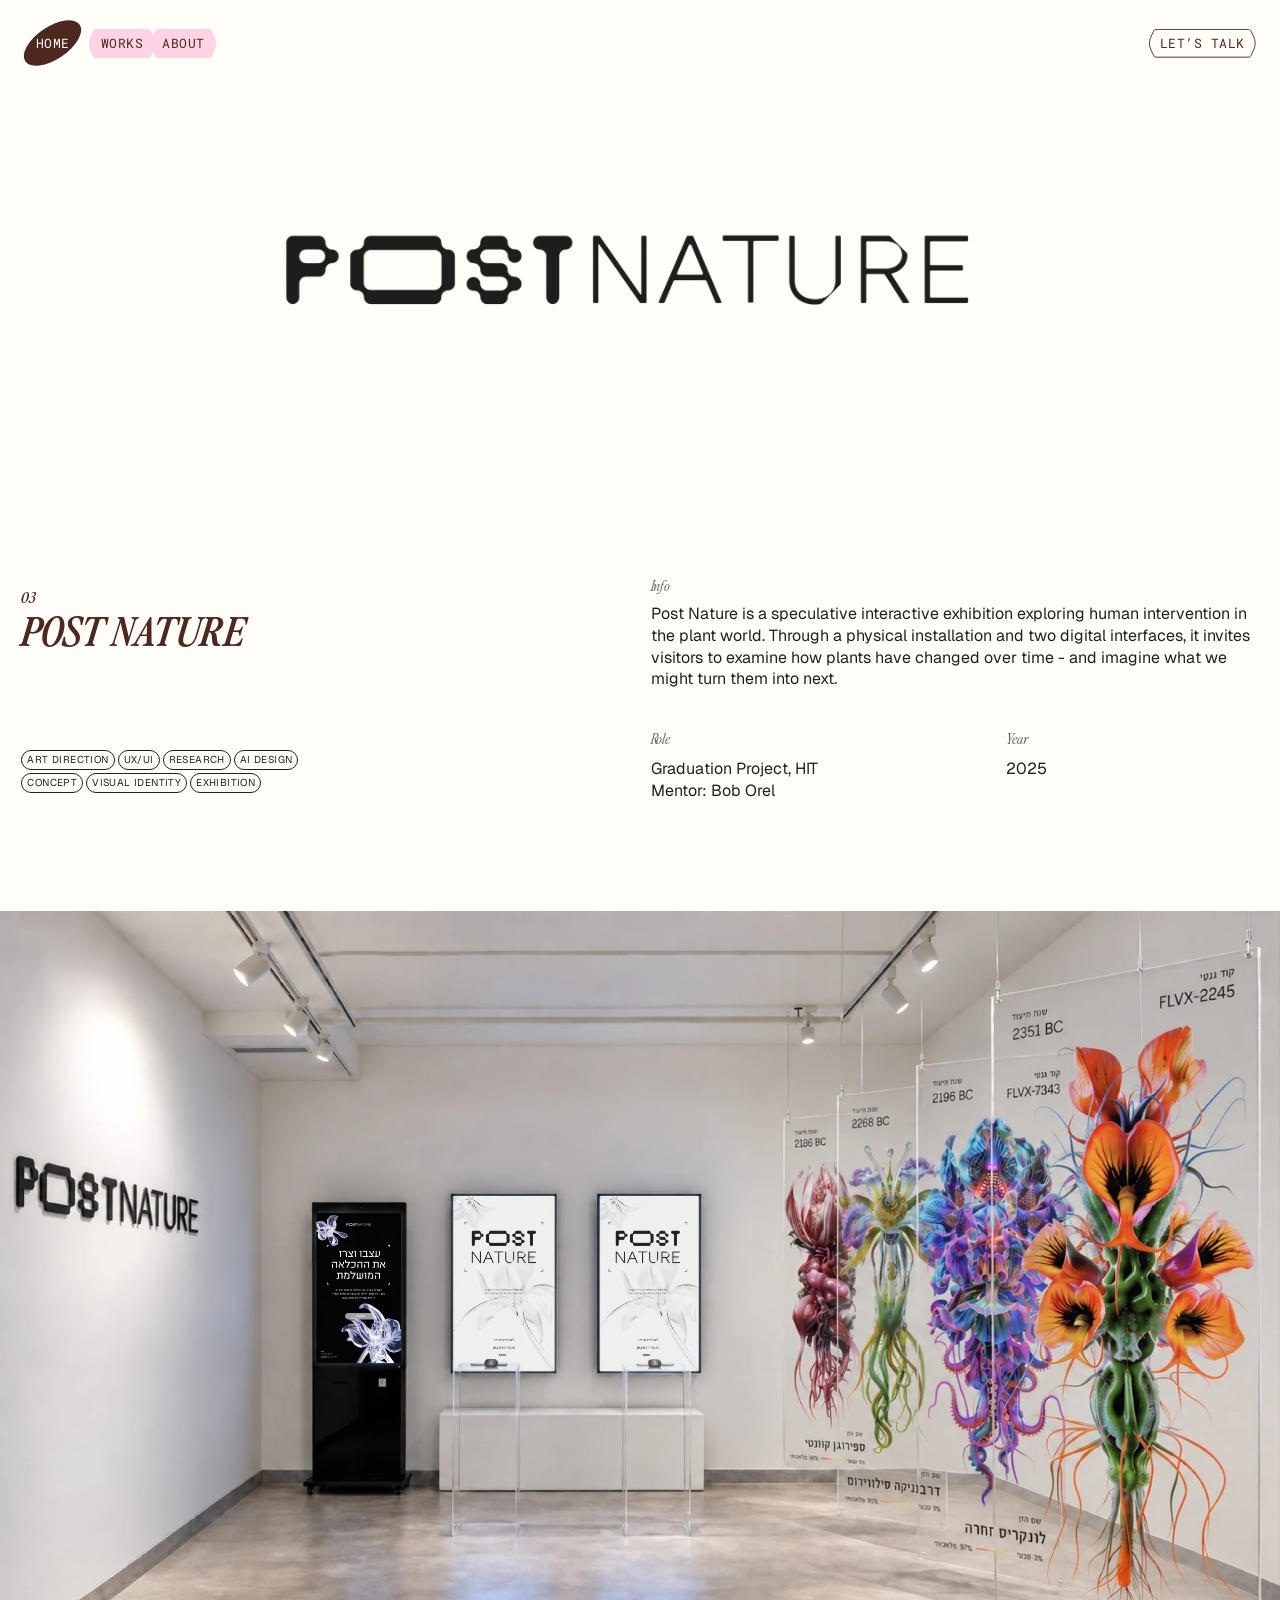
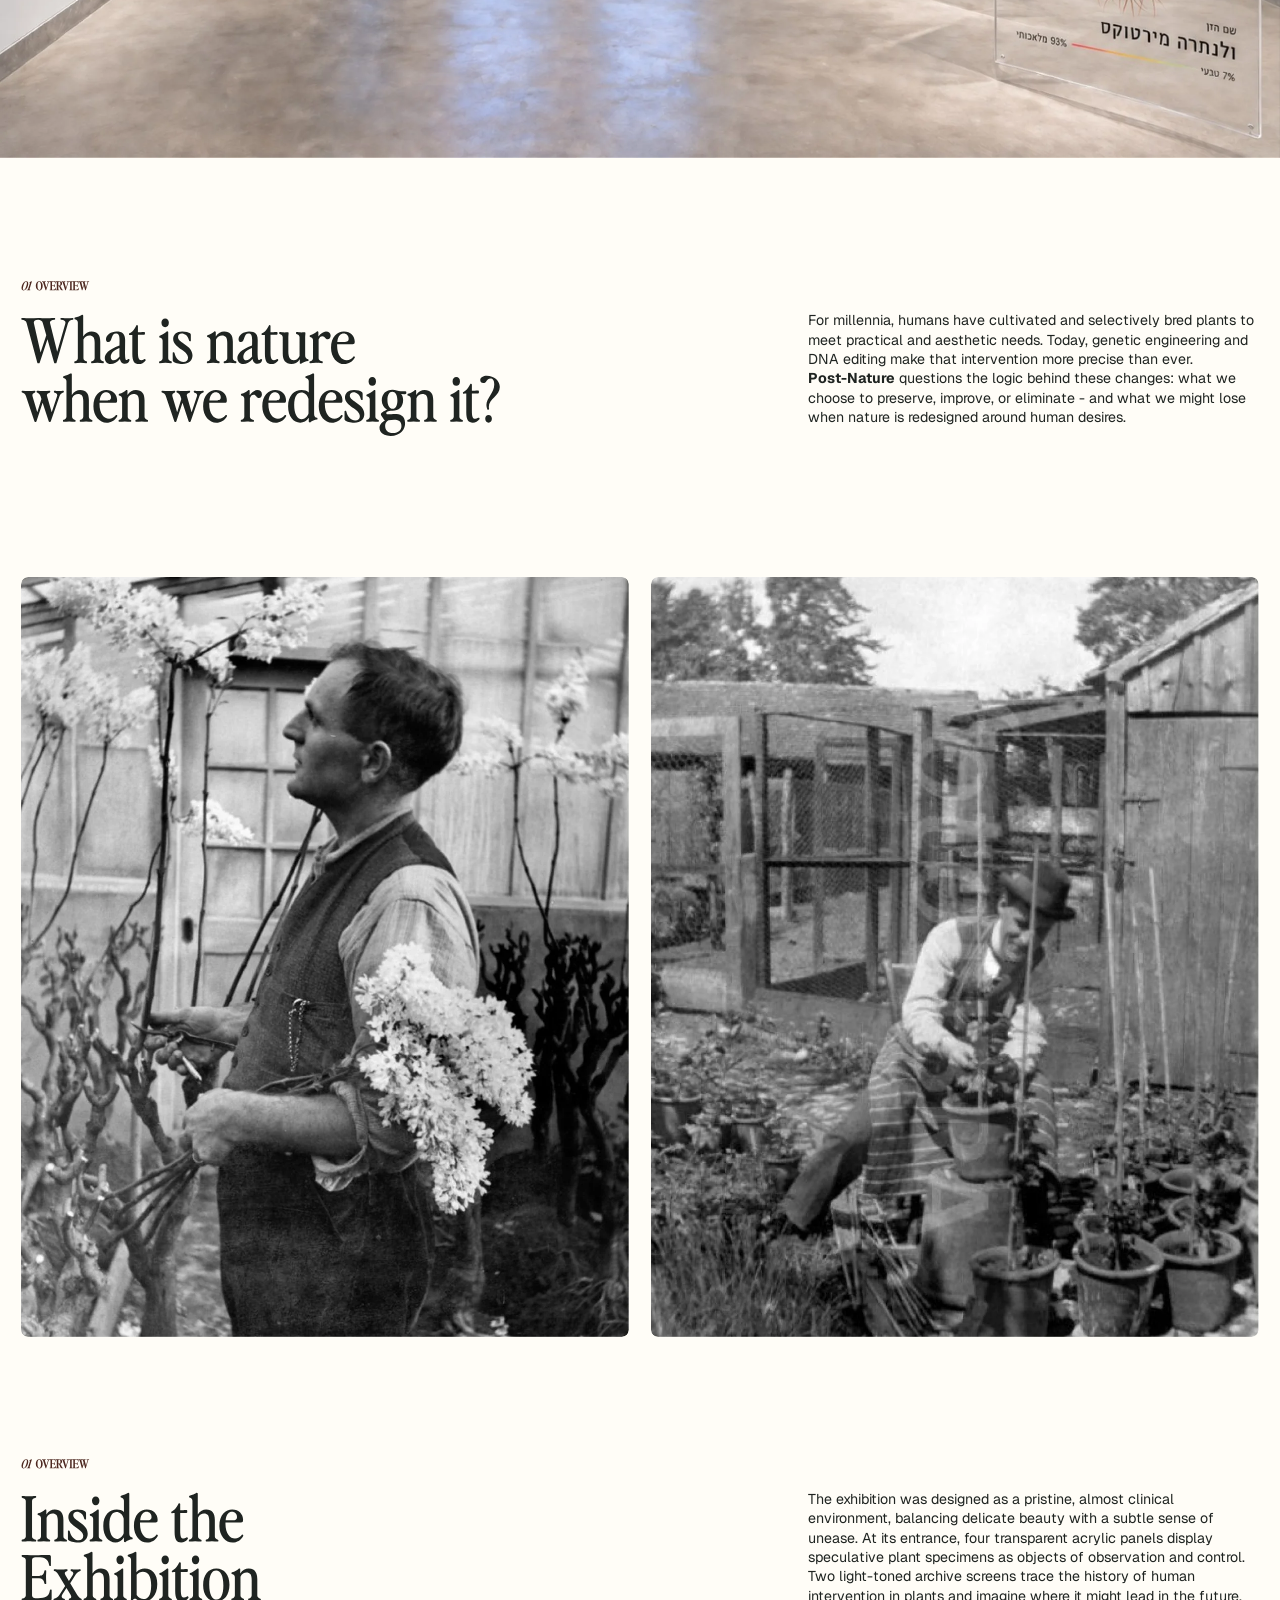
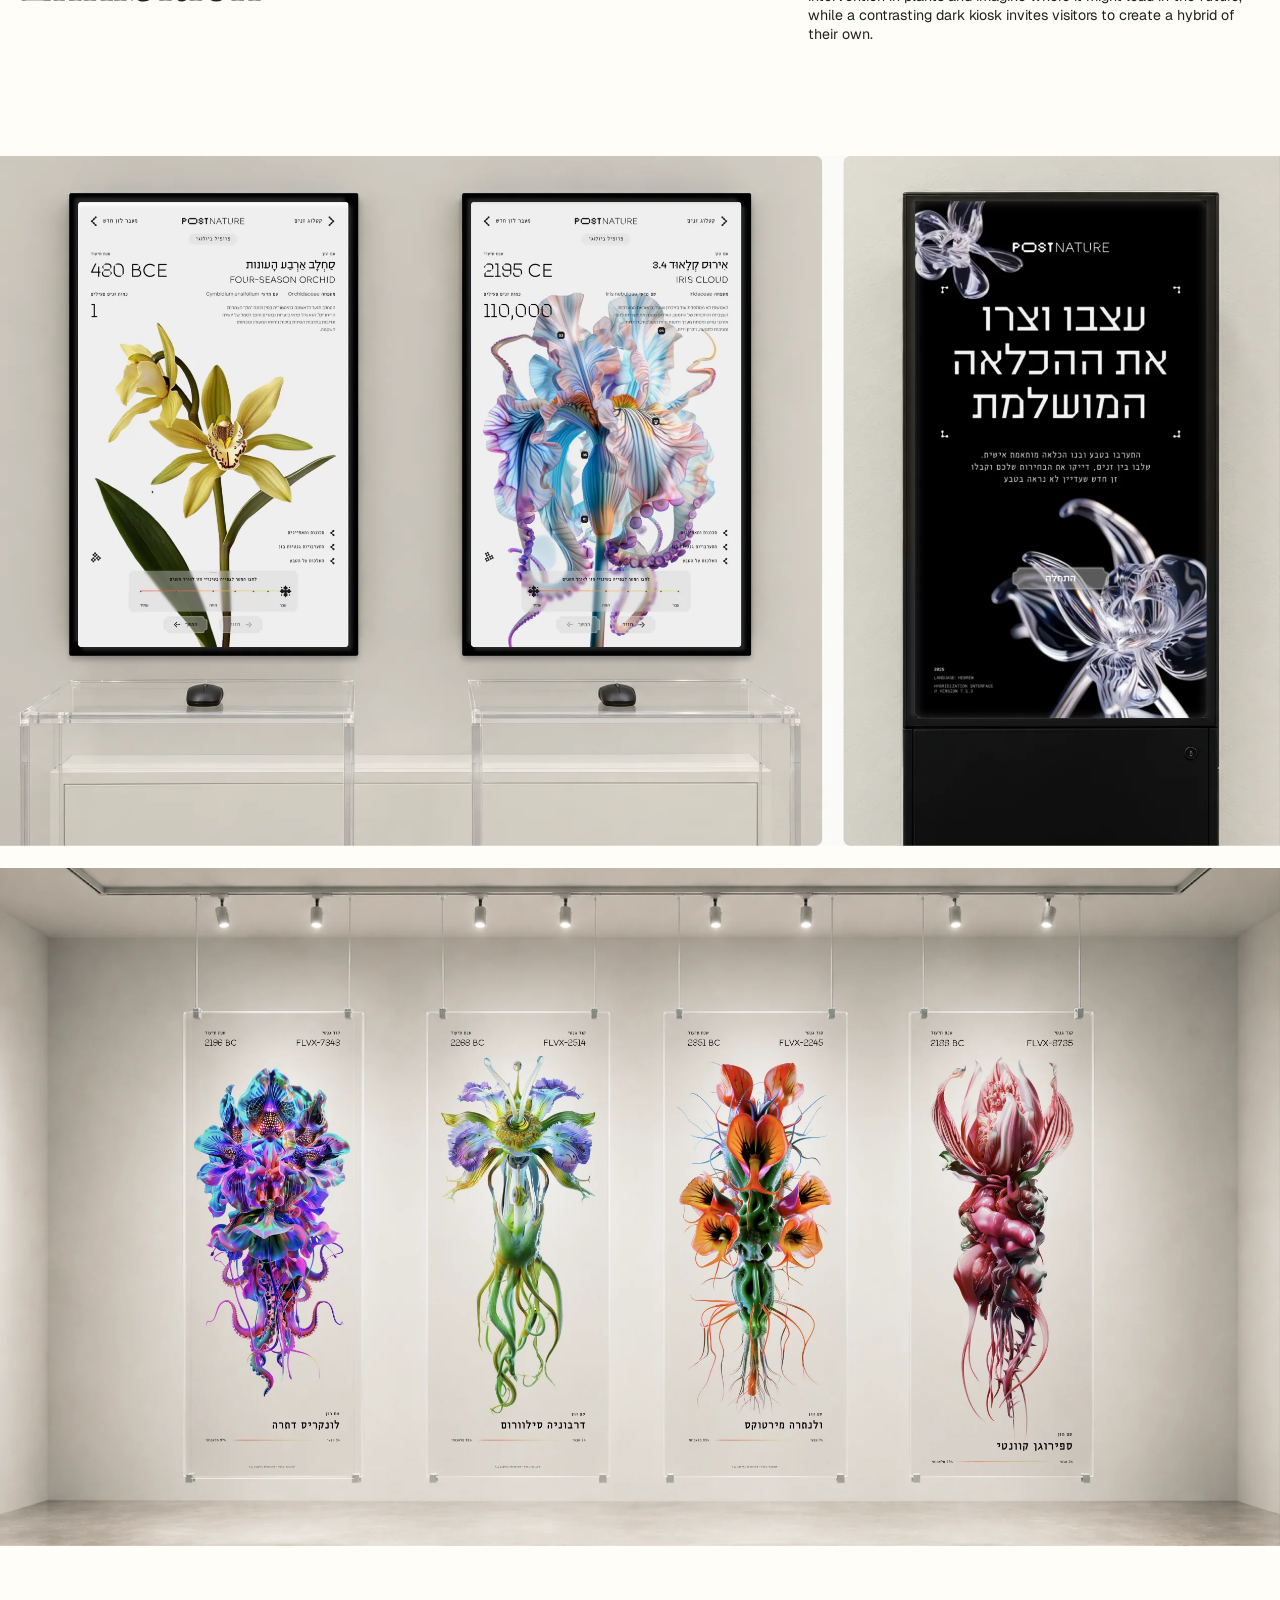
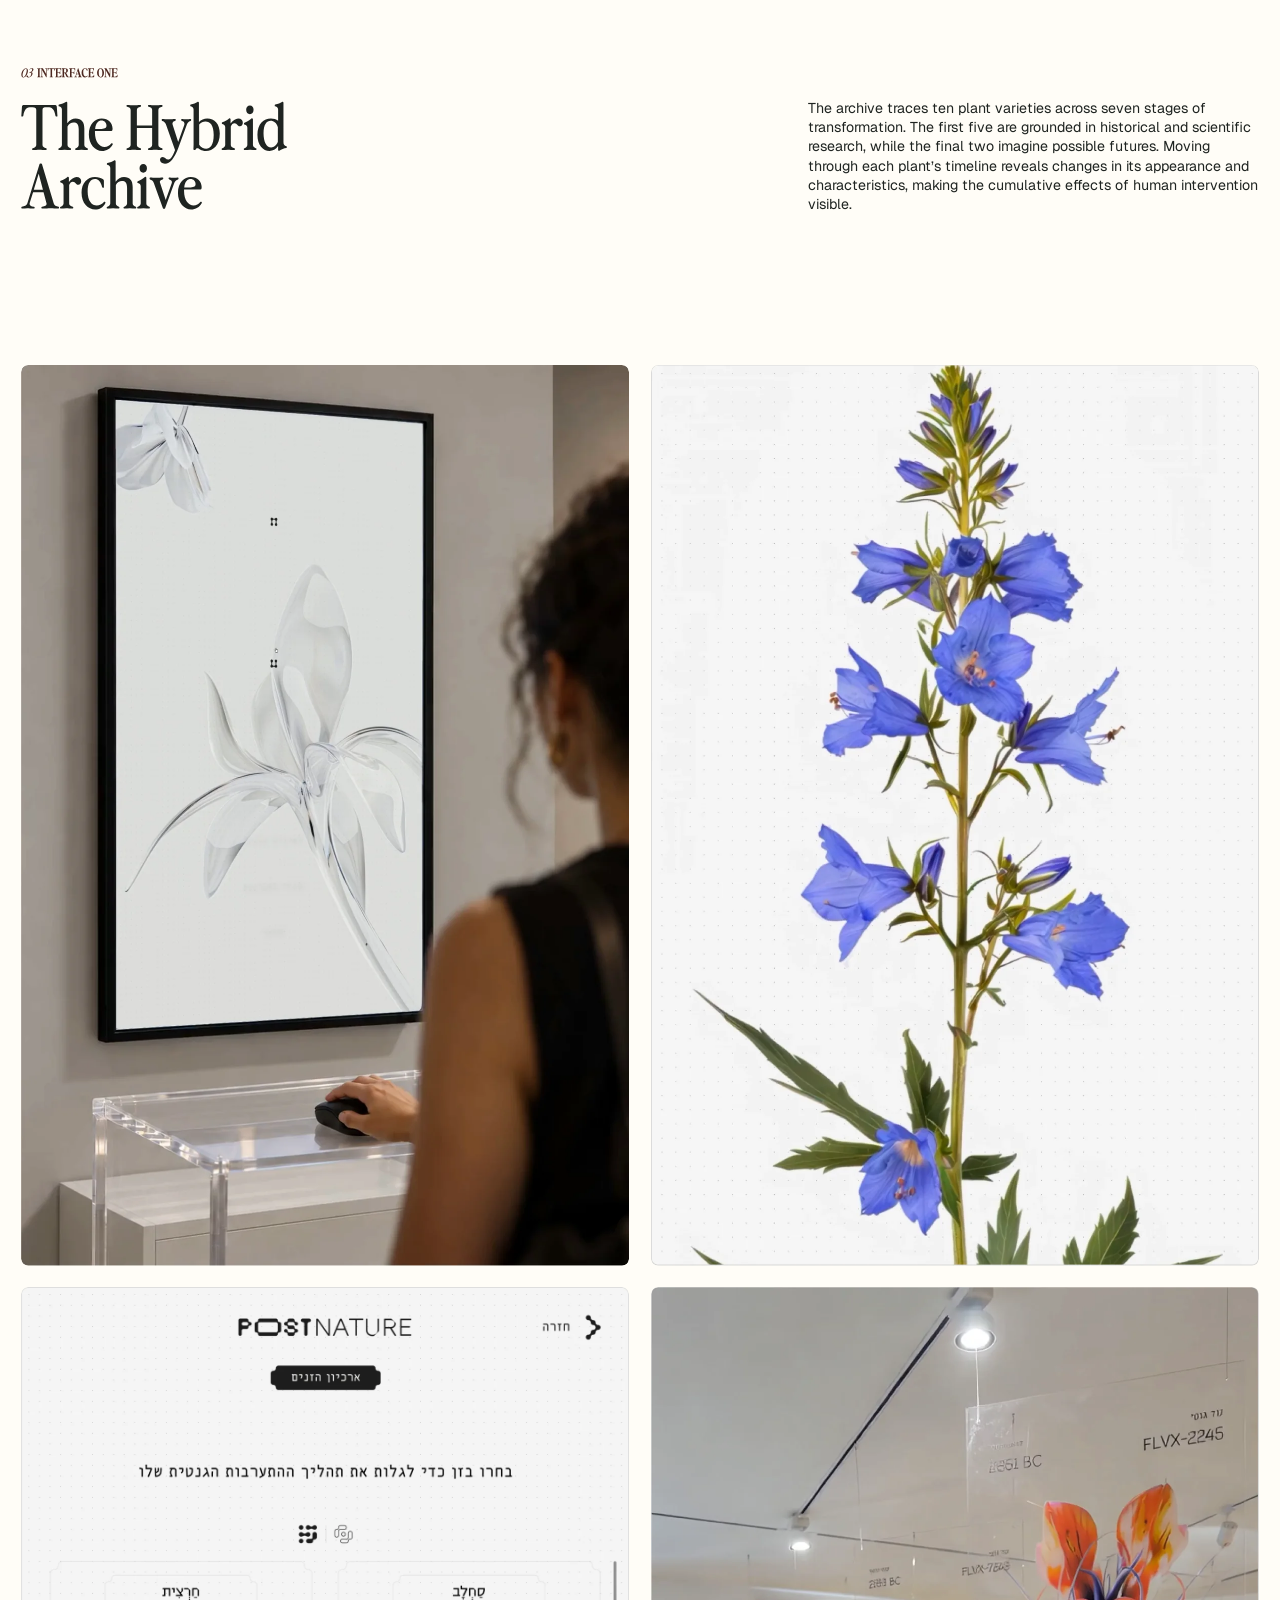
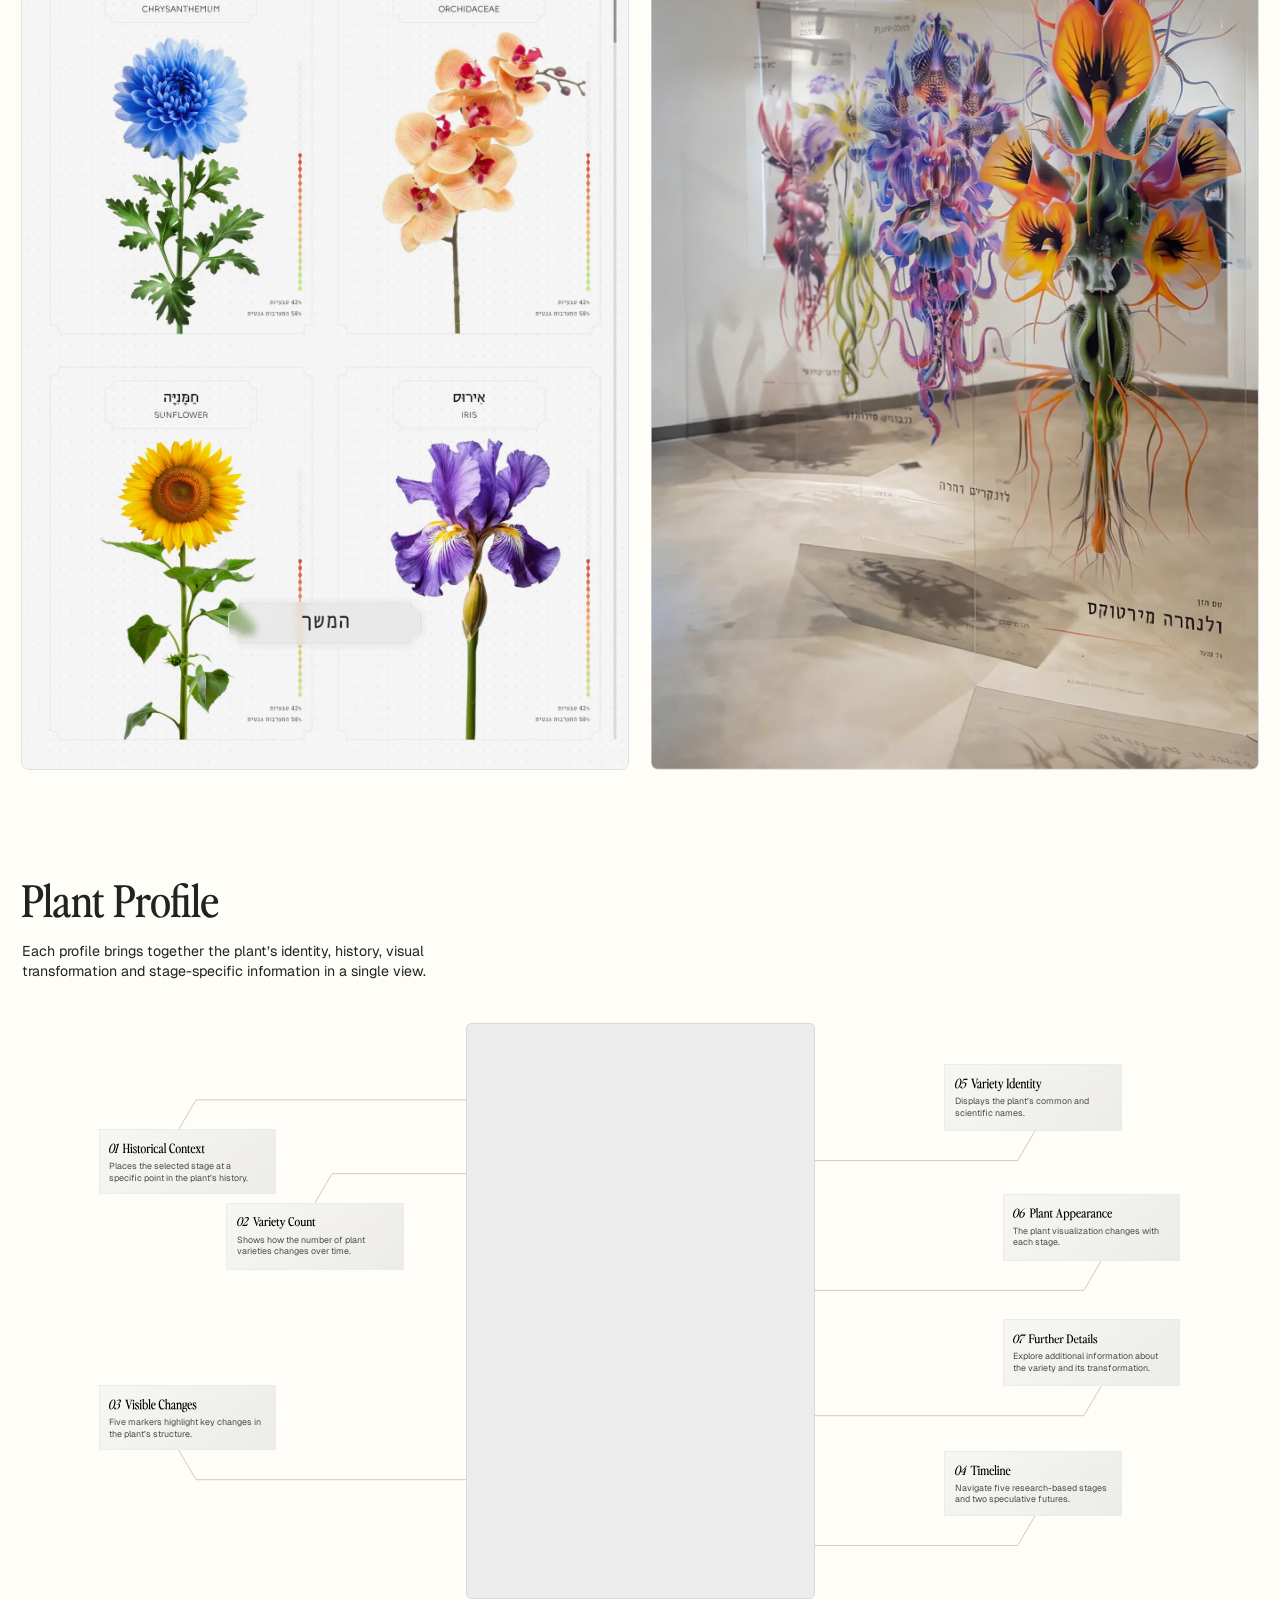
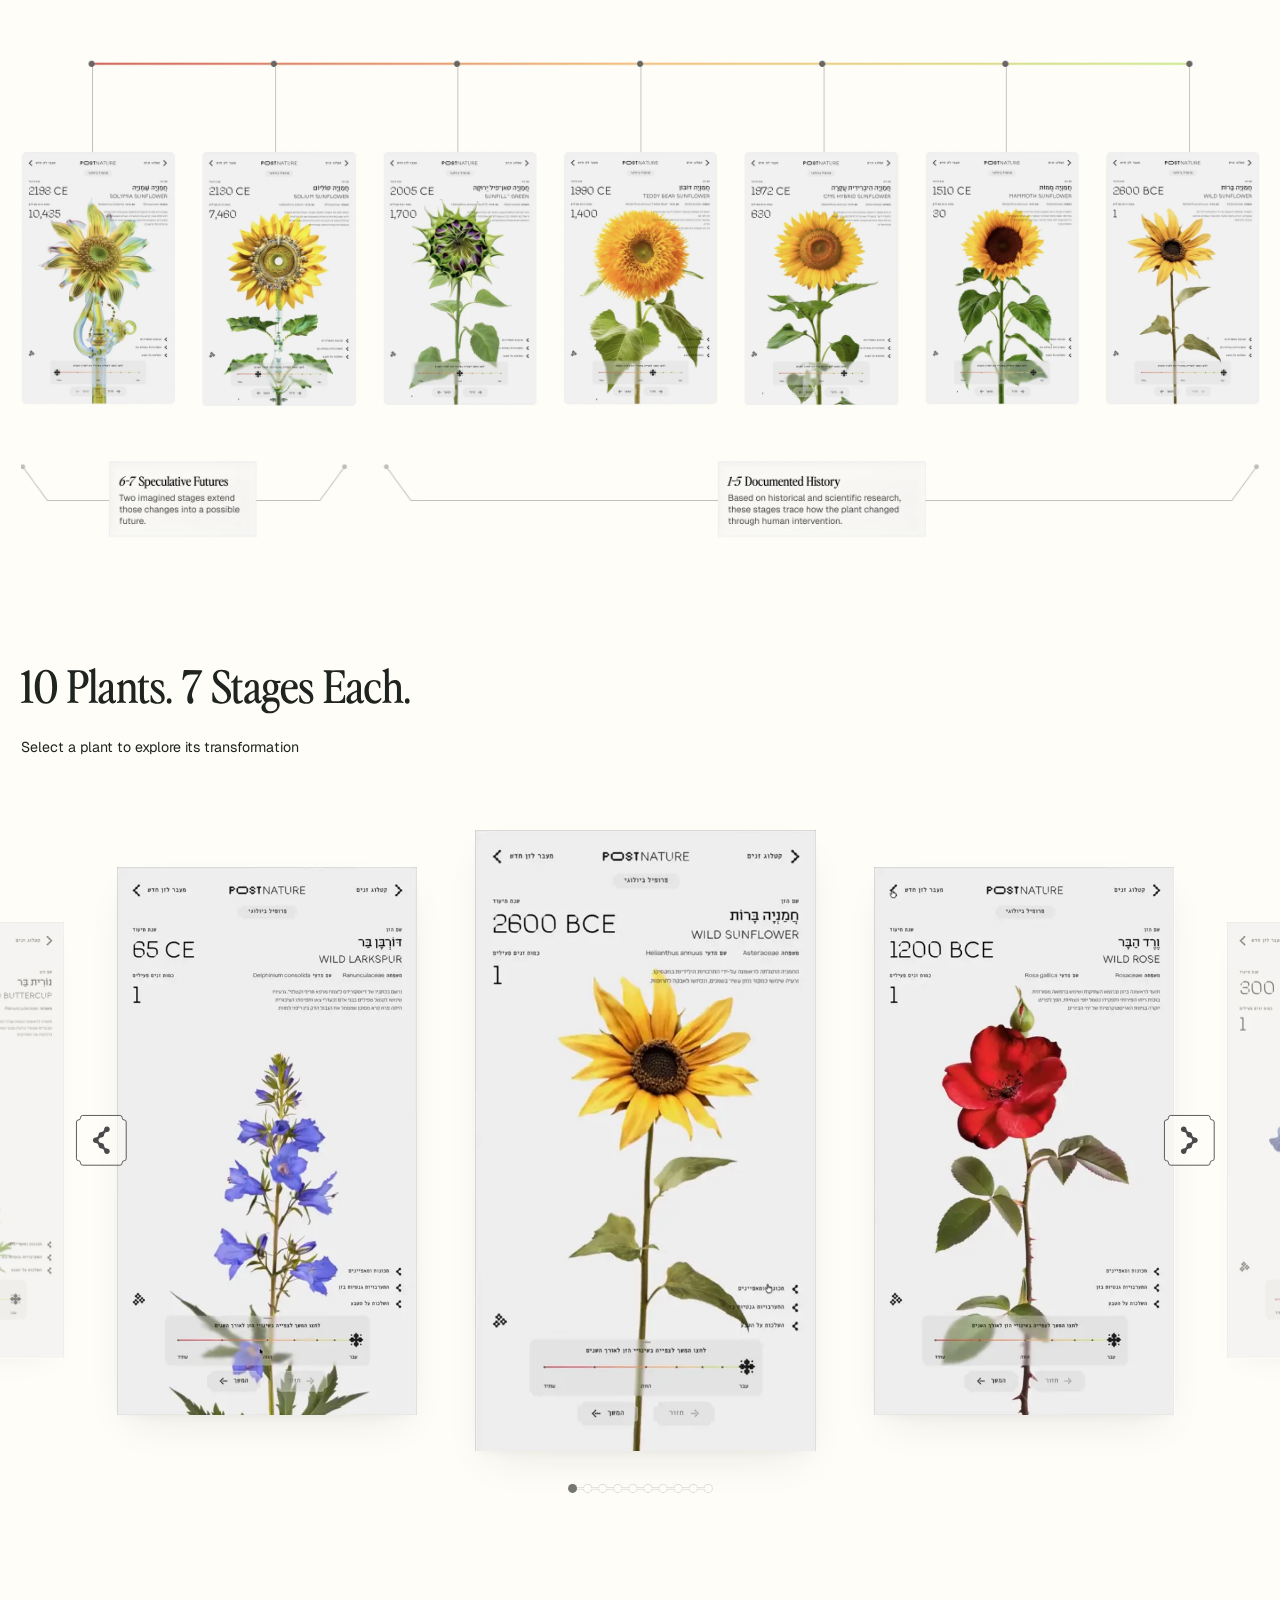
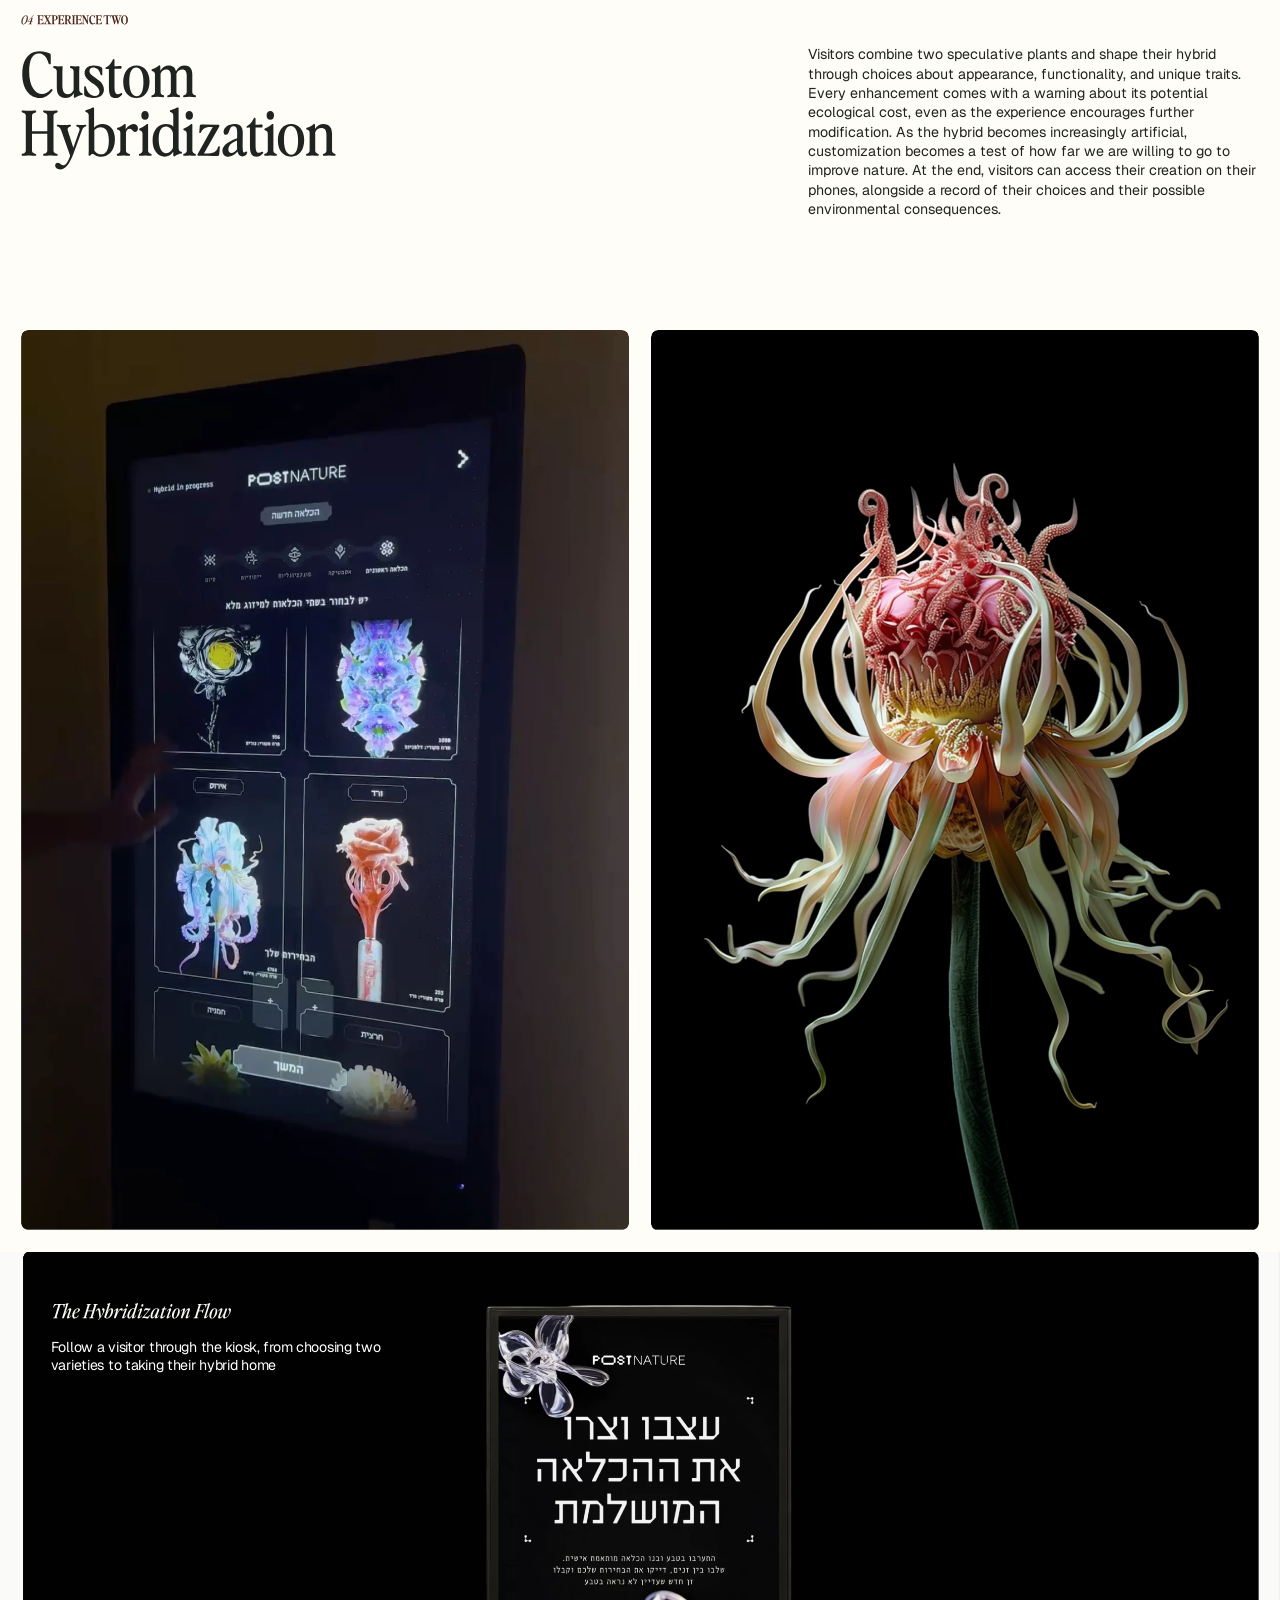
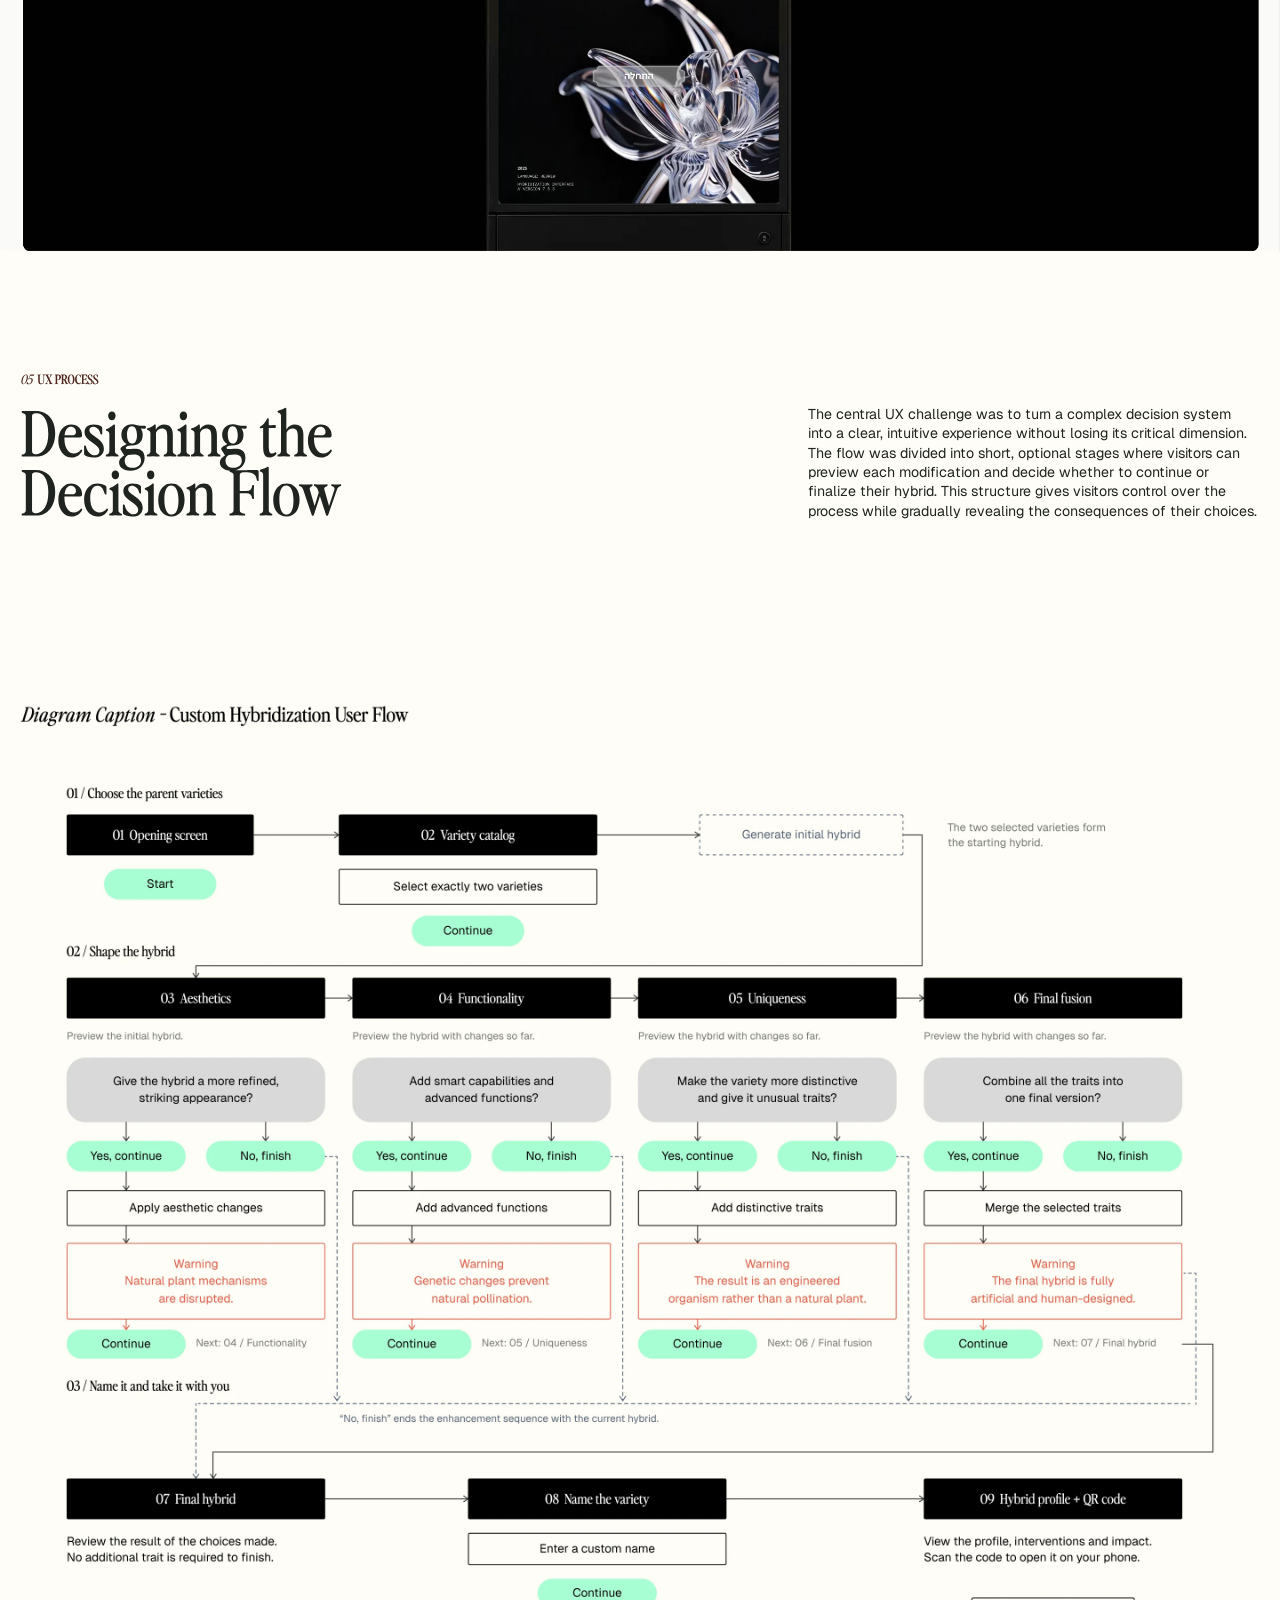
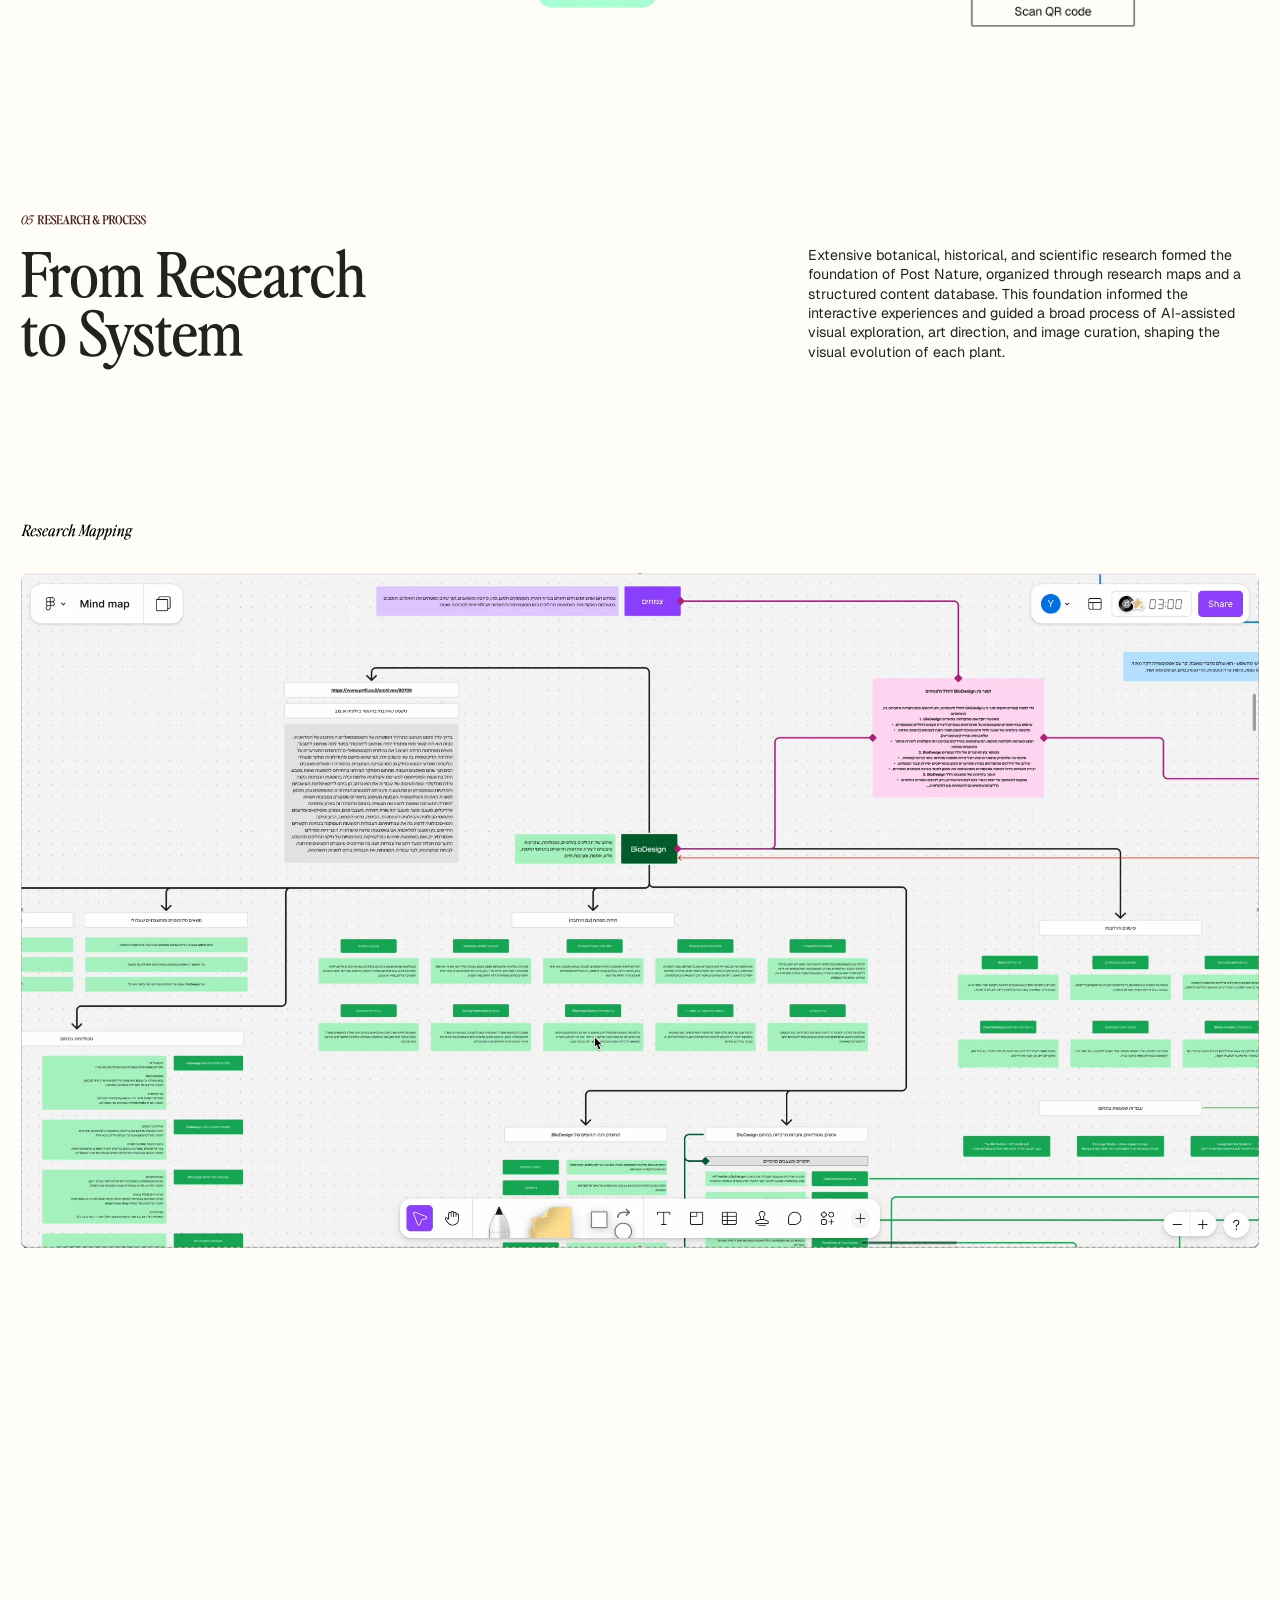
<file: work/post-nature/index.html>
<!doctype html>
<html lang="en">
<head>
<meta charset="utf-8">
<meta name="viewport" content="width=device-width, initial-scale=1">
<title>Post Nature — Yuval Shalmon</title>
<meta name="description" content="Post Nature is a speculative interactive exhibition exploring human intervention in the plant world. Through a physical installation and two digital interf">
<meta property="og:title" content="Post Nature — Yuval Shalmon">
<meta property="og:description" content="Post Nature is a speculative interactive exhibition exploring human intervention in the plant world. Through a physical installation and two digital interf">
<meta property="og:image" content="/assets/img/card-panorays.webp">
<meta name="theme-color" content="#fffdf7">
<link rel="icon" href="/favicon.ico" sizes="any">
<link rel="icon" href="/favicon.svg" type="image/svg+xml">
<link rel="apple-touch-icon" href="/apple-touch-icon.png">
<link rel="preconnect" href="https://fonts.googleapis.com">
<link rel="preconnect" href="https://fonts.gstatic.com" crossorigin>
<link href="https://fonts.googleapis.com/css2?family=Geist:wght@400;500;600;700&family=Instrument+Sans&family=Roboto+Mono:wght@400;600&display=swap" rel="stylesheet">
<link rel="preload" href="/fonts/PerfectlyNineties-Regular.woff2" as="font" type="font/woff2" crossorigin>
<link rel="preload" href="/fonts/PerfectlyNineties-SemiboldItalic.woff2" as="font" type="font/woff2" crossorigin>
<script>
/* Figma is drawn at 1440px. On wider screens, scale the whole page up so the
   24px side margins and every proportion stay exactly as in the design. */
(function(){var d=document.documentElement;function f(){d.style.setProperty('--z',Math.max(1,d.clientWidth/1440));}f();addEventListener('resize',f);})();
</script>
<link rel="stylesheet" href="/css/style.css?v=0815fc18">
</head>
<body>
<nav class="nav" aria-label="Main">
  <div class="nav__left">
    <a class="nav__home" href="/">home</a>
    <a class="pill" href="/#works" aria-current="page">works</a>
    <a class="pill" href="/about/">about</a>
  </div>
  <a class="talk" href="#contact"><span>Let’s talk</span></a>
  <button class="menu-btn" type="button" aria-expanded="false" aria-controls="mnav"><span class="menu-btn__open">menu</span><span class="menu-btn__close">close</span></button>
</nav>
<div class="mnav" id="mnav" aria-label="Menu" hidden>
  <ul class="mnav__list">
    <li><a class="mnav__pill" href="/">home</a></li>
    <li><a class="mnav__pill" href="/#works" aria-current="page">works</a></li>
    <li><a class="mnav__pill" href="/about/">about</a></li>
    <li><a class="mnav__pill mnav__pill--talk" href="#contact">let’s talk</a></li>
  </ul>
  <div class="mnav__foot">
    <img src="/assets/svg/footer-name.svg?v=022867fd" width="216" height="32" alt="Yuval Shalmon">
    <p>© 2026 . All rights reserved.</p>
  </div>
</div>
<div class="page">
<main class="case case--pn">
<section class="case-hero">
  <img class="tile" src="/assets/pn/hero.webp?v=8fe83b76" width="1440" height="602" alt="Post Nature logotype" decoding="async">
  <div class="case-info case-info--post-nature reveal"  style="padding-top:calc(47 * var(--u));padding-bottom:calc(99 * var(--u))">
    <div class="case-info__title">
      <p class="case-info__num">03</p>
      <h1 class="case-info__name">Post Nature</h1>
      <div class="case-info__tags"><span class="tag">Art Direction</span><span class="tag">UX/UI</span><span class="tag">Research</span><span class="tag">AI Design</span><span class="tag">Concept</span><span class="tag">Visual Identity</span><span class="tag">Exhibition</span></div>
    </div>
    <div class="case-info__body">
      <p class="case-label">Info</p>
      <div class="case-text"><p>Post Nature is a speculative interactive exhibition exploring human intervention in the plant world. Through a physical installation and two digital interfaces, it invites visitors to examine how plants have changed over time - and imagine what we might turn them into next.</p></div>
      <div class="case-meta">
        <div><p class="case-label">Role</p><p>Graduation Project, HIT<br>Mentor: Bob Orel</p></div>
        <div><p class="case-label">Year</p><p>2025</p></div>
      </div>
    </div>
  </div>
</section>
<section class="row row--full reveal"  style="margin-top:calc(24 * var(--u))"><div class="stack clip"><img class="tile" src="/assets/pn/s1.webp?v=fdb61a7d" width="1440" height="953" alt="The Post Nature exhibition space" loading="lazy" decoding="async"></div></section>
<section class="row row--full reveal"  style="margin-top:calc(100 * var(--u))"><div class="pn-head"><div class="pn-head__l"><p class="pn-head__label"><img class="" src="/assets/pn/svg/h1-label.svg?v=83c4c3e3" width="146" height="16" alt="01 Overview" style="width:calc(146 * var(--u))"></p><h2 class="pn-head__title"><img class="" src="/assets/pn/svg/h1-title.svg?v=ab0c216e" width="698" height="143" alt="What is nature when we redesign it?" style="width:calc(698 * var(--u))"></h2></div><div class="pn-head__body"><p>For millennia, humans have cultivated and selectively bred plants to meet practical and aesthetic needs. Today, genetic engineering and DNA editing make that intervention more precise than ever.</p><p><b>Post-Nature</b> questions the logic behind these changes: what we choose to preserve, improve, or eliminate - and what we might lose when nature is redesigned around human desires.</p></div></div></section>
<section class="row row--2 reveal"  style="margin-top:calc(100 * var(--u))"><div class="stack clip"><img class="tile" src="/assets/pn/s2a.webp?v=d84faf27" width="684" height="855" alt="Archive photo of a gardener with lilacs" loading="lazy" decoding="async"></div><div class="stack clip"><img class="tile" src="/assets/pn/s2b.webp?v=8944d71d" width="684" height="855" alt="Archive photo of a gardener tending pots" loading="lazy" decoding="async"></div></section>
<section class="row row--full reveal"  style="margin-top:calc(100 * var(--u))"><div class="pn-head"><div class="pn-head__l"><p class="pn-head__label"><img class="" src="/assets/pn/svg/h2-label.svg?v=83c4c3e3" width="146" height="16" alt="01 Overview" style="width:calc(146 * var(--u))"></p><h2 class="pn-head__title"><img class="" src="/assets/pn/svg/h2-title.svg?v=8886829e" width="698" height="132" alt="Inside the Exhibition" style="width:calc(698 * var(--u))"></h2></div><div class="pn-head__body"><p>The exhibition was designed as a pristine, almost clinical environment, balancing delicate beauty with a subtle sense of unease. At its entrance, four transparent acrylic panels display speculative plant specimens as objects of observation and control. Two light-toned archive screens trace the history of human intervention in plants and imagine where it might lead in the future, while a contrasting dark kiosk invites visitors to create a hybrid of their own.</p></div></div></section>
<section class="row row--full reveal d-only" style="margin-top:calc(100 * var(--u))"><div class="stack clip"><img class="tile" src="/assets/pn/s3.webp?v=07023f18" width="1440" height="777" alt="Archive screens and the hybridization kiosk" loading="lazy" decoding="async"><video class="overlay" style="left:6.1111%;top:6.6924%;width:21.1111%;height:64.4788%" src="/assets/video/postnature/sahlav.mp4?v=e4d12cd1" muted loop playsinline autoplay preload="metadata"></video><video class="overlay" style="left:36.8056%;top:6.6924%;width:21.1111%;height:64.4788%" src="/assets/video/postnature/iris.mp4?v=0b20a37a" muted loop playsinline autoplay preload="metadata"></video><video class="overlay" style="left:71.5278%;top:6.5637%;width:22.7778%;height:74.9035%" src="/assets/video/postnature/hituch.mp4?v=468cb7cd" muted loop playsinline autoplay preload="metadata"></video></div></section>
<section class="row row--full reveal m-only"><div class="stack clip pcrop" style="aspect-ratio:470/760"><div style="position:absolute;left:-204.2553%;top:-1.0526%;width:306.3830%;height:102.2368%"><img class="tile" src="/assets/pn/s3.webp?v=07023f18" alt="The hybridization kiosk" loading="lazy" decoding="async" style="position:absolute;inset:0;width:100%;height:100%;border-radius:0"><video class="overlay" style="left:71.5278%;top:6.5637%;width:22.7778%;height:74.9035%" src="/assets/video/postnature/hituch.mp4?v=468cb7cd" muted loop playsinline autoplay preload="metadata"></video></div></div></section>
<section class="row row--full reveal m-only"><div class="stack clip pcrop" style="aspect-ratio:840/690"><div style="position:absolute;left:-4.7619%;top:-2.3188%;width:171.4286%;height:112.6087%"><img class="tile" src="/assets/pn/s3.webp?v=07023f18" alt="The two archive screens" loading="lazy" decoding="async" style="position:absolute;inset:0;width:100%;height:100%;border-radius:0"><video class="overlay" style="left:6.1111%;top:6.6924%;width:21.1111%;height:64.4788%" src="/assets/video/postnature/sahlav.mp4?v=e4d12cd1" muted loop playsinline autoplay preload="metadata"></video><video class="overlay" style="left:36.8056%;top:6.6924%;width:21.1111%;height:64.4788%" src="/assets/video/postnature/iris.mp4?v=0b20a37a" muted loop playsinline autoplay preload="metadata"></video></div></div></section>
<section class="row row--full reveal"  style="margin-top:calc(24 * var(--u))"><div class="stack clip"><img class="tile" src="/assets/pn/s4.webp?v=7cfd4476" width="1440" height="763" alt="Four acrylic panels with speculative plants" loading="lazy" decoding="async"></div></section>
<section class="row row--full reveal"  style="margin-top:calc(100 * var(--u))"><div class="pn-head"><div class="pn-head__l"><p class="pn-head__label"><img class="" src="/assets/pn/svg/h3-label.svg?v=294ff9f6" width="146" height="16" alt="03 Interface one" style="width:calc(146 * var(--u))"></p><h2 class="pn-head__title"><img class="" src="/assets/pn/svg/h3-title.svg?v=391ad3e6" width="698" height="132" alt="The Hybrid Archive" style="width:calc(698 * var(--u))"></h2></div><div class="pn-head__body"><p>The archive traces ten plant varieties across seven stages of transformation. The first five are grounded in historical and scientific research, while the final two imagine possible futures. Moving through each plant’s timeline reveals changes in its appearance and characteristics, making the cumulative effects of human intervention visible.</p></div></div></section>
<section class="row row--2 reveal"  style="margin-top:calc(100 * var(--u))"><div class="stack clip"><img class="tile" src="/assets/pn/s5a.webp?v=fe2867d1" width="684" height="1014" alt="Hybrid Archive interface" loading="lazy" decoding="async"><video class="overlay" style="left:-5.8480%;top:0.0000%;width:111.8421%;height:100.0000%" src="/assets/video/postnature/interface-1.mp4?v=2ae186b7" muted loop playsinline autoplay preload="metadata"></video></div><div class="stack clip"><img class="tile" src="/assets/pn/s5b.webp?v=0b573690" width="684" height="1014" alt="Delphinium animation in the archive" loading="lazy" decoding="async"><video class="overlay" style="left:0.0000%;top:-27.9093%;width:100.1462%;height:133.5306%" src="/assets/video/postnature/delphinium.mp4?v=a6455f7f" muted loop playsinline autoplay preload="metadata"></video></div></section>
<section class="row row--2 reveal"  style="margin-top:calc(24 * var(--u))"><div class="stack clip"><img class="tile" src="/assets/pn/s6a.webp?v=e9126785" width="684" height="1218" alt="Archive screen detail" loading="lazy" decoding="async"></div><div class="stack clip"><img class="tile" src="/assets/pn/s6b.webp?v=56246277" width="684" height="1218" alt="Archive animation" loading="lazy" decoding="async"><video class="overlay" style="left:0.0000%;top:0.0000%;width:100.1462%;height:100.0000%" src="/assets/video/postnature/hadash.mp4?v=09a8e12e" muted loop playsinline autoplay preload="metadata"></video></div></section>
<section class="row row--full reveal"  style="margin-top:calc(100 * var(--u))"><div class="pp" data-pp><div class="pp__intro"><h3><img class="" src="/assets/pn/svg/pp-title.svg?v=8893184b" width="221" height="40" alt="Plant Profile" style="width:calc(221 * var(--u))"></h3><p>Each profile brings together the plant’s identity, history, visual transformation and stage-specific information in a single view.</p></div><svg class="pp__lines" viewBox="0 0 1440 855" preserveAspectRatio="none" aria-hidden="true"><g style="--i:0"><polyline class="lead" pathLength="1" points="531.5,271 220.6,271 201,304.3"/><circle class="lead-dot" cx="531.5" cy="271" r="2"/></g><g style="--i:1"><polyline class="lead" pathLength="1" points="528,354 373.6,354 354,387.3"/><circle class="lead-dot" cx="528" cy="354" r="2"/></g><g style="--i:2"><polyline class="lead" pathLength="1" points="531.5,698.3 220.6,698.3 201,665"/><circle class="lead-dot" cx="531.5" cy="698.3" r="2"/></g><g style="--i:3"><polyline class="lead" pathLength="1" points="859,772.3 1144.8,772.3 1164.4,739"/><circle class="lead-dot" cx="859" cy="772.3" r="2"/></g><g style="--i:4"><polyline class="lead" pathLength="1" points="895,339.3 1144.8,339.3 1164.4,306"/><circle class="lead-dot" cx="895" cy="339.3" r="2"/></g><g style="--i:5"><polyline class="lead" pathLength="1" points="854,485.3 1219.3,485.3 1238.9,452"/><circle class="lead-dot" cx="854" cy="485.3" r="2"/></g><g style="--i:6"><polyline class="lead" pathLength="1" points="904.5,626.3 1219.3,626.3 1238.9,593"/><circle class="lead-dot" cx="904.5" cy="626.3" r="2"/></g></svg><div class="pp__screen" style="left:36.3889%;top:21.6374%;width:27.2917%;height:75.7895%"><video class="pp__video" src="/assets/video/postnature/sunflower.mp4?v=532b6eae" muted loop playsinline autoplay preload="metadata" aria-label="Sunflower plant profile, moving through its stages"></video><button class="ppm-dot ppm-dot--l" type="button" data-i="0" data-u="0.0191" data-v="0.1327" data-svg="c1" data-w="109" data-d="Places the selected stage at a specific point in the plant’s history." style="top:13.272%" aria-label="01 Historical Context"><span></span></button><button class="ppm-dot ppm-dot--l" type="button" data-i="1" data-u="0.0102" data-v="0.2608" data-svg="c2" data-w="90" data-d="Shows how the number of plant varieties changes over time." style="top:26.080%" aria-label="02 Variety Count"><span></span></button><button class="ppm-dot ppm-dot--l" type="button" data-i="2" data-u="0.0191" data-v="0.7921" data-svg="c3" data-w="100" data-d="Five markers highlight key changes in the plant’s structure." style="top:79.213%" aria-label="03 Visible Changes"><span></span></button><button class="ppm-dot ppm-dot--r" type="button" data-i="3" data-u="0.8524" data-v="0.9063" data-svg="c4" data-w="64" data-d="Navigate five research-based stages and two speculative futures." style="top:90.633%" aria-label="04 Timeline"><span></span></button><button class="ppm-dot ppm-dot--r" type="button" data-i="4" data-u="0.9440" data-v="0.2381" data-svg="c5" data-w="99" data-d="Displays the plant’s common and scientific names." style="top:23.812%" aria-label="05 Variety Identity"><span></span></button><button class="ppm-dot ppm-dot--r" type="button" data-i="5" data-u="0.8397" data-v="0.4634" data-svg="c6" data-w="113" data-d="The plant visualization changes with each stage." style="top:46.343%" aria-label="06 Plant Appearance"><span></span></button><button class="ppm-dot ppm-dot--r" type="button" data-i="6" data-u="0.9682" data-v="0.6810" data-svg="c7" data-w="96" data-d="Explore additional information about the variety and its transformation." style="top:68.102%" aria-label="07 Further Details"><span></span></button></div><div class="pp-card" style="--i:0;left:7.7083%;top:35.5556%;width:13.8889%;height:8.5380%"><img src="/assets/pn/svg/c1.svg?v=a15fb27c" alt="01 Historical Context" style="width:calc(107.82 * var(--u))"><p style="width:calc(180 * var(--u))">Places the selected stage at a specific point in the plant’s history.</p></div><div class="pp-card" style="--i:1;left:17.6389%;top:45.2632%;width:13.8889%;height:8.8889%"><img src="/assets/pn/svg/c2.svg?v=e5f3c4fd" alt="02 Variety Count" style="width:calc(89.03 * var(--u))"><p style="width:calc(172 * var(--u))">Shows how the number of plant varieties changes over time.</p></div><div class="pp-card" style="--i:2;left:7.7083%;top:69.2398%;width:13.8889%;height:8.5380%"><img src="/assets/pn/svg/c3.svg?v=045cec1e" alt="03 Visible Changes" style="width:calc(98.92 * var(--u))"><p style="width:calc(178 * var(--u))">Five markers highlight key changes in the plant’s structure.</p></div><div class="pp-card" style="--i:3;left:73.7500%;top:77.8947%;width:13.8889%;height:8.5380%"><img src="/assets/pn/svg/c4.svg?v=34224fce" alt="04 Timeline" style="width:calc(63.31 * var(--u))"><p style="width:calc(188 * var(--u))">Navigate five research-based stages and two speculative futures.</p></div><div class="pp-card" style="--i:4;left:73.7500%;top:27.0175%;width:13.8889%;height:8.7719%"><img src="/assets/pn/svg/c5.svg?v=0e7b972f" alt="05 Variety Identity" style="width:calc(97.93 * var(--u))"><p style="width:calc(165 * var(--u))">Displays the plant’s common and scientific names.</p></div><div class="pp-card" style="--i:5;left:78.3333%;top:44.0936%;width:13.8889%;height:8.7719%"><img src="/assets/pn/svg/c6.svg?v=4f386daf" alt="06 Plant Appearance" style="width:calc(111.78 * var(--u))"><p style="width:calc(165 * var(--u))">The plant visualization changes with each stage.</p></div><div class="pp-card" style="--i:6;left:78.3333%;top:60.5848%;width:13.8889%;height:8.7719%"><img src="/assets/pn/svg/c7.svg?v=3c9e807e" alt="07 Further Details" style="width:calc(94.96 * var(--u))"><p style="width:calc(188 * var(--u))">Explore additional information about the variety and its transformation.</p></div><div class="ppm-card" aria-live="polite"><img alt=""><p></p></div><svg class="ppm-line" aria-hidden="true"><polyline points=""/></svg></div><div class="pp__stages pan" data-pan><img class="tile" src="/assets/pn/s7b.webp?v=70497787" width="1394" height="604" alt="The seven stages of the sunflower, from 2600 BCE to two speculative futures" loading="lazy" decoding="async"></div><p class="pan-hint">Swipe to explore</p></section>
<section class="row row--full" style="margin-top:calc(100 * var(--u))"><div class="pc-intro"><h3><img class="" src="/assets/pn/svg/plants-title.svg?v=e9a8bfbd" width="437" height="51" alt="10 Plants. 7 Stages Each." style="width:calc(437 * var(--u))"></h3><p>Select a plant to explore its transformation</p></div><div class="pc" data-plants><div class="pc__track"><button class="pc__slide" type="button" data-i="0" data-name="Sunflower" aria-label="Sunflower: seven stages — open larger"><video src="/assets/video/postnature/plants/sunflower.mp4?v=788aaa10" poster="/assets/pn/plants/sunflower.webp?v=b82ea2d6" muted loop playsinline preload="none"></video></button><button class="pc__slide" type="button" data-i="1" data-name="Rose" aria-label="Rose: seven stages — open larger"><video src="/assets/video/postnature/plants/rose.mp4?v=9fa97280" poster="/assets/pn/plants/rose.webp?v=9bcfc2d0" muted loop playsinline preload="none"></video></button><button class="pc__slide" type="button" data-i="2" data-name="Iris" aria-label="Iris: seven stages — open larger"><video src="/assets/video/postnature/plants/iris.mp4?v=2c44105d" poster="/assets/pn/plants/iris.webp?v=30496af2" muted loop playsinline preload="none"></video></button><button class="pc__slide" type="button" data-i="3" data-name="Orchid" aria-label="Orchid: seven stages — open larger"><video src="/assets/video/postnature/plants/orchid.mp4?v=b48196d7" poster="/assets/pn/plants/orchid.webp?v=80f446da" muted loop playsinline preload="none"></video></button><button class="pc__slide" type="button" data-i="4" data-name="Tulip" aria-label="Tulip: seven stages — open larger"><video src="/assets/video/postnature/plants/tulip.mp4?v=c06e27c4" poster="/assets/pn/plants/tulip.webp?v=f2293252" muted loop playsinline preload="none"></video></button><button class="pc__slide" type="button" data-i="5" data-name="Chrysanthemum" aria-label="Chrysanthemum: seven stages — open larger"><video src="/assets/video/postnature/plants/chrysanthemum.mp4?v=91c04f27" poster="/assets/pn/plants/chrysanthemum.webp?v=41513281" muted loop playsinline preload="none"></video></button><button class="pc__slide" type="button" data-i="6" data-name="Narcissus" aria-label="Narcissus: seven stages — open larger"><video src="/assets/video/postnature/plants/narcissus.mp4?v=e1d49823" poster="/assets/pn/plants/narcissus.webp?v=3d453af7" muted loop playsinline preload="none"></video></button><button class="pc__slide" type="button" data-i="7" data-name="Carnation" aria-label="Carnation: seven stages — open larger"><video src="/assets/video/postnature/plants/carnation.mp4?v=004db5e7" poster="/assets/pn/plants/carnation.webp?v=cd67cc2e" muted loop playsinline preload="none"></video></button><button class="pc__slide" type="button" data-i="8" data-name="Buttercup" aria-label="Buttercup: seven stages — open larger"><video src="/assets/video/postnature/plants/buttercup.mp4?v=9198818f" poster="/assets/pn/plants/buttercup.webp?v=ce77031d" muted loop playsinline preload="none"></video></button><button class="pc__slide" type="button" data-i="9" data-name="Delphinium" aria-label="Delphinium: seven stages — open larger"><video src="/assets/video/postnature/plants/delphinium.mp4?v=f1af9cf0" poster="/assets/pn/plants/delphinium.webp?v=a89d2c1f" muted loop playsinline preload="none"></video></button></div><button class="pc__btn pc__btn--prev" type="button" data-dir="-1" aria-label="Previous plant"><svg viewBox="0 0 57 57" aria-hidden="true"><path class="pc__bg" d="M0.5 7.86V49.14A2.3 2.3 0 0 0 2.8 51.44A2.3 2.3 0 0 1 5.08 53.75V53.97A2.5 2.5 0 0 0 7.58 56.49H49.45A2.5 2.5 0 0 0 51.95 53.97V53.73A2.3 2.3 0 0 1 54.22 51.44A2.3 2.3 0 0 0 56.49 49.15V7.85A2.3 2.3 0 0 0 54.22 5.56A2.3 2.3 0 0 1 51.95 3.27V3.03A2.5 2.5 0 0 0 49.45 0.51H7.58A2.5 2.5 0 0 0 5.08 3.03V3.25A2.3 2.3 0 0 1 2.8 5.56A2.3 2.3 0 0 0 0.5 7.86Z"/><path class="pc__arrow" d="M34.8333 19.2C33.083 19.2 31.6667 20.5865 31.6667 22.3C31.6667 24.0135 30.2503 25.4 28.5 25.4C26.7497 25.4 25.3333 26.7865 25.3333 28.5C25.3333 30.2135 26.7497 31.6 28.5 31.6C30.2503 31.6 31.6667 32.9865 31.6667 34.7C31.6667 36.4135 33.083 37.8 34.8333 37.8C36.5836 37.8 38 39.1865 38 40.9C38 42.6135 36.5836 44 34.8333 44C33.083 44 31.6667 42.6135 31.6667 40.9C31.6667 39.1865 30.2503 37.8 28.5 37.8C26.7497 37.8 25.3333 36.4135 25.3333 34.7C25.3333 32.9865 23.917 31.6 22.1667 31.6C20.4164 31.6 19 30.2135 19 28.5C19 26.7865 20.4164 25.4 22.1667 25.4C23.917 25.4 25.3333 24.0135 25.3333 22.3C25.3333 20.5865 26.7497 19.2 28.5 19.2C30.2503 19.2 31.6667 17.8135 31.6667 16.1C31.6667 14.3865 33.083 13 34.8333 13C36.5836 13 38 14.3865 38 16.1C38 17.8135 36.5836 19.2 34.8333 19.2Z"/></svg></button><button class="pc__btn pc__btn--next" type="button" data-dir="1" aria-label="Next plant"><svg viewBox="0 0 57 57" aria-hidden="true"><path class="pc__bg" d="M0.5 7.86V49.14A2.3 2.3 0 0 0 2.8 51.44A2.3 2.3 0 0 1 5.08 53.75V53.97A2.5 2.5 0 0 0 7.58 56.49H49.45A2.5 2.5 0 0 0 51.95 53.97V53.73A2.3 2.3 0 0 1 54.22 51.44A2.3 2.3 0 0 0 56.49 49.15V7.85A2.3 2.3 0 0 0 54.22 5.56A2.3 2.3 0 0 1 51.95 3.27V3.03A2.5 2.5 0 0 0 49.45 0.51H7.58A2.5 2.5 0 0 0 5.08 3.03V3.25A2.3 2.3 0 0 1 2.8 5.56A2.3 2.3 0 0 0 0.5 7.86Z"/><path class="pc__arrow" transform="translate(57 0) scale(-1 1)" d="M34.8333 19.2C33.083 19.2 31.6667 20.5865 31.6667 22.3C31.6667 24.0135 30.2503 25.4 28.5 25.4C26.7497 25.4 25.3333 26.7865 25.3333 28.5C25.3333 30.2135 26.7497 31.6 28.5 31.6C30.2503 31.6 31.6667 32.9865 31.6667 34.7C31.6667 36.4135 33.083 37.8 34.8333 37.8C36.5836 37.8 38 39.1865 38 40.9C38 42.6135 36.5836 44 34.8333 44C33.083 44 31.6667 42.6135 31.6667 40.9C31.6667 39.1865 30.2503 37.8 28.5 37.8C26.7497 37.8 25.3333 36.4135 25.3333 34.7C25.3333 32.9865 23.917 31.6 22.1667 31.6C20.4164 31.6 19 30.2135 19 28.5C19 26.7865 20.4164 25.4 22.1667 25.4C23.917 25.4 25.3333 24.0135 25.3333 22.3C25.3333 20.5865 26.7497 19.2 28.5 19.2C30.2503 19.2 31.6667 17.8135 31.6667 16.1C31.6667 14.3865 33.083 13 34.8333 13C36.5836 13 38 14.3865 38 16.1C38 17.8135 36.5836 19.2 34.8333 19.2Z"/></svg></button><div class="pc__dots" role="tablist" aria-label="Choose a plant"><svg class="pc__chain" viewBox="0 0 163 10" aria-hidden="true"><g class="o"><circle cx="5" cy="5" r="5"/><circle cx="22" cy="5" r="5"/><circle cx="39" cy="5" r="5"/><circle cx="56" cy="5" r="5"/><circle cx="73" cy="5" r="5"/><circle cx="90" cy="5" r="5"/><circle cx="107" cy="5" r="5"/><circle cx="124" cy="5" r="5"/><circle cx="141" cy="5" r="5"/><circle cx="158" cy="5" r="5"/><rect x="5" y="3.75" width="153" height="2.5"/></g><g class="i"><circle cx="5" cy="5" r="4.15"/><circle cx="22" cy="5" r="4.15"/><circle cx="39" cy="5" r="4.15"/><circle cx="56" cy="5" r="4.15"/><circle cx="73" cy="5" r="4.15"/><circle cx="90" cy="5" r="4.15"/><circle cx="107" cy="5" r="4.15"/><circle cx="124" cy="5" r="4.15"/><circle cx="141" cy="5" r="4.15"/><circle cx="158" cy="5" r="4.15"/><rect x="5" y="4.5" width="153" height="1"/></g><circle class="pc__cur" cx="5" cy="5" r="5"/></svg><button class="pc__dot" type="button" role="tab" data-i="0" aria-label="Sunflower" style="left:0.000%;width:6.135%"></button><button class="pc__dot" type="button" role="tab" data-i="1" aria-label="Rose" style="left:10.429%;width:6.135%"></button><button class="pc__dot" type="button" role="tab" data-i="2" aria-label="Iris" style="left:20.859%;width:6.135%"></button><button class="pc__dot" type="button" role="tab" data-i="3" aria-label="Orchid" style="left:31.288%;width:6.135%"></button><button class="pc__dot" type="button" role="tab" data-i="4" aria-label="Tulip" style="left:41.718%;width:6.135%"></button><button class="pc__dot" type="button" role="tab" data-i="5" aria-label="Chrysanthemum" style="left:52.147%;width:6.135%"></button><button class="pc__dot" type="button" role="tab" data-i="6" aria-label="Narcissus" style="left:62.577%;width:6.135%"></button><button class="pc__dot" type="button" role="tab" data-i="7" aria-label="Carnation" style="left:73.006%;width:6.135%"></button><button class="pc__dot" type="button" role="tab" data-i="8" aria-label="Buttercup" style="left:83.436%;width:6.135%"></button><button class="pc__dot" type="button" role="tab" data-i="9" aria-label="Delphinium" style="left:93.865%;width:6.135%"></button></div></div><div class="pc-lightbox" hidden><div class="pc-lightbox__box"></div><button class="pc-lightbox__close" type="button" aria-label="Close"><svg viewBox="0 0 57 57" aria-hidden="true"><path class="pc__bg" d="M0.5 7.86V49.14A2.3 2.3 0 0 0 2.8 51.44A2.3 2.3 0 0 1 5.08 53.75V53.97A2.5 2.5 0 0 0 7.58 56.49H49.45A2.5 2.5 0 0 0 51.95 53.97V53.73A2.3 2.3 0 0 1 54.22 51.44A2.3 2.3 0 0 0 56.49 49.15V7.85A2.3 2.3 0 0 0 54.22 5.56A2.3 2.3 0 0 1 51.95 3.27V3.03A2.5 2.5 0 0 0 49.45 0.51H7.58A2.5 2.5 0 0 0 5.08 3.03V3.25A2.3 2.3 0 0 1 2.8 5.56A2.3 2.3 0 0 0 0.5 7.86Z"/><path class="pc__arrow" d="M41.833 13C43.5832 13 44.9998 14.3863 45 16.0996C45 17.7596 43.6706 19.1135 41.9961 19.1963L41.6699 19.2041C39.9958 19.2872 38.6671 20.6401 38.667 22.2998C38.667 24.0133 37.2503 25.4004 35.5 25.4004C33.7497 25.4004 32.333 26.7865 32.333 28.5C32.333 30.2135 33.7497 31.5996 35.5 31.5996C37.2503 31.5996 38.667 32.9867 38.667 34.7002C38.6671 36.3599 39.9958 37.7128 41.6699 37.7959L41.9961 37.8037C43.6706 37.8865 45 39.2404 45 40.9004C44.9998 42.6137 43.5832 44 41.833 44C40.083 43.9998 38.6672 42.6136 38.667 40.9004C38.667 39.2405 37.3375 37.8867 35.6631 37.8037L35.3369 37.7959C33.6626 37.7129 32.3331 36.36 32.333 34.7002C32.333 32.9868 30.9171 31.5998 29.167 31.5996C29.1111 31.5996 29.0552 31.5975 29 31.5947C28.9448 31.5975 28.8889 31.5996 28.833 31.5996C27.0829 31.5998 25.667 32.9868 25.667 34.7002C25.6669 36.36 24.3374 37.7129 22.6631 37.7959L22.3369 37.8037C20.6625 37.8867 19.333 39.2405 19.333 40.9004C19.3328 42.6136 17.917 43.9998 16.167 44C14.4168 44 13.0002 42.6137 13 40.9004C13 39.2404 14.3294 37.8865 16.0039 37.8037L16.3301 37.7959C18.0042 37.7128 19.3329 36.3599 19.333 34.7002C19.333 32.9867 20.7497 31.5996 22.5 31.5996C24.2503 31.5996 25.667 30.2135 25.667 28.5C25.667 26.7865 24.2503 25.4004 22.5 25.4004C20.7497 25.4004 19.333 24.0133 19.333 22.2998C19.3329 20.6401 18.0042 19.2872 16.3301 19.2041L16.0039 19.1963C14.3294 19.1135 13 17.7596 13 16.0996C13.0002 14.3863 14.4168 13 16.167 13C17.917 13.0002 19.3328 14.3864 19.333 16.0996C19.333 17.7595 20.6625 19.1133 22.3369 19.1963L22.6631 19.2041C24.3374 19.2871 25.6669 20.64 25.667 22.2998C25.667 24.0132 27.0829 25.4002 28.833 25.4004C28.8876 25.4004 28.9422 25.4016 28.9961 25.4043H29.0039C29.0578 25.4016 29.1124 25.4004 29.167 25.4004C30.9171 25.4002 32.333 24.0132 32.333 22.2998C32.3331 20.64 33.6626 19.2871 35.3369 19.2041L35.6631 19.1963C37.3375 19.1133 38.667 17.7595 38.667 16.0996C38.6672 14.3864 40.083 13.0002 41.833 13Z" transform="translate(-0.5 0)"/></svg></button></div></section>
<section class="row row--full reveal"  style="margin-top:calc(100 * var(--u))"><div class="pn-head"><div class="pn-head__l"><p class="pn-head__label"><img class="" src="/assets/pn/svg/h4-label.svg?v=509da60e" width="146" height="16" alt="04 Experience two" style="width:calc(146 * var(--u))"></p><h2 class="pn-head__title"><img class="" src="/assets/pn/svg/h4-title.svg?v=f500e019" width="698" height="143" alt="Custom Hybridization" style="width:calc(698 * var(--u))"></h2></div><div class="pn-head__body"><p>Visitors combine two speculative plants and shape their hybrid through choices about appearance, functionality, and unique traits. Every enhancement comes with a warning about its potential ecological cost, even as the experience encourages further modification. As the hybrid becomes increasingly artificial, customization becomes a test of how far we are willing to go to improve nature. At the end, visitors can access their creation on their phones, alongside a record of their choices and their possible environmental consequences.</p></div></div></section>
<section class="row row--2 reveal"  style="margin-top:calc(100 * var(--u))"><div class="stack clip"><img class="tile" src="/assets/pn/s9a.webp?v=548b6de5" width="684" height="1014" alt="Hybridization kiosk in use" loading="lazy" decoding="async"><video class="overlay" style="left:0.0000%;top:-5.9172%;width:100.0000%;height:119.9211%" src="/assets/video/postnature/comp-1.mp4?v=9cd46970" muted loop playsinline autoplay preload="metadata"></video></div><div class="stack clip"><img class="tile" src="/assets/pn/s9b.webp?v=eb3c1a48" width="684" height="1014" alt="Hybrid plant animation" loading="lazy" decoding="async"><video class="overlay" style="left:0.0000%;top:-0.8876%;width:100.2924%;height:101.7751%" src="/assets/video/postnature/kling.mp4?v=791bbee7" muted loop playsinline autoplay preload="metadata"></video></div></section>
<section class="row row--full reveal"  style="margin-top:calc(24 * var(--u))"><div class="sb-mhead"><h3>The Hybridization Flow</h3><p>Follow a visitor through the kiosk, from choosing two varieties to taking their hybrid home</p></div><div class="stack clip sb" data-sb><img class="tile" src="/assets/pn/s10.webp?v=7f572cab" width="1440" height="675" alt="Hybridization kiosk" loading="lazy" decoding="async"><video class="overlay" style="left:38.9583%;top:10.6667%;width:21.8750%;height:81.3333%" src="/assets/video/postnature/interface-2.mp4?v=5ce136d2" muted loop playsinline autoplay preload="metadata"></video><div class="sbm" aria-hidden="true"><div class="sbm__cap"><p class="sbm__t"></p><p class="sbm__d"></p></div><svg class="sbm__line"><polyline points=""/><circle r="3" cx="-9" cy="-9"/></svg></div><div class="sb-head" style="left:3.9583%;top:7.7778%;width:27.7778%"><h3><img src="/assets/pn/svg/sb-title.svg?v=e8f24f0f" width="323" height="24" alt="The Hybridization Flow" style="width:calc(323 * var(--u))"></h3><p>Follow a visitor through the kiosk, from choosing two varieties to taking their hybrid home</p></div><svg class="sb__lines" viewBox="0 0 1440 675" preserveAspectRatio="none" aria-hidden="true"><g data-c="0"><polyline class="lead" pathLength="1" points="697,482 330,482 330,462"/><circle class="lead-dot" cx="697" cy="482" r="2.5"/></g><g data-c="1"><polyline class="lead" pathLength="1" points="577,203 330,203 330,223"/><circle class="lead-dot" cx="577" cy="203" r="2.5"/></g><g data-c="2"><polyline class="lead" pathLength="1" points="742,522 1142,522 1142,502"/><circle class="lead-dot" cx="742" cy="522" r="2.5"/></g><g data-c="3"><polyline class="lead" pathLength="1" points="667,576 276.5,576 276.5,556"/><circle class="lead-dot" cx="667" cy="576" r="2.5"/></g><g data-c="4"><polyline class="lead" pathLength="1" points="647,475 330,475 330,455"/><circle class="lead-dot" cx="647" cy="475" r="2.5"/></g><g data-c="5"><polyline class="lead" pathLength="1" points="637,339 330,339 330,319"/><circle class="lead-dot" cx="637" cy="339" r="2.5"/></g><g data-c="6"><polyline class="lead" pathLength="1" points="830,153 1142,153 1142,173"/><circle class="lead-dot" cx="830" cy="153" r="2.5"/></g><g data-c="7"><polyline class="lead" pathLength="1" points="810,340 1152,340 1152,320"/><circle class="lead-dot" cx="810" cy="340" r="2.5"/></g><g data-c="8"><polyline class="lead" pathLength="1" points="603,524 330,524 330,504"/><circle class="lead-dot" cx="603" cy="524" r="2.5"/></g><g data-c="9"><polyline class="lead" pathLength="1" points="787,578 1142,578 1142,558"/><circle class="lead-dot" cx="787" cy="578" r="2.5"/></g><g data-c="10"><polyline class="lead" pathLength="1" points="810,340 1152,340 1152,320"/><circle class="lead-dot" cx="810" cy="340" r="2.5"/></g><g data-c="11"><polyline class="lead" pathLength="1" points="603,524 330,524 330,504"/><circle class="lead-dot" cx="603" cy="524" r="2.5"/></g><g data-c="12"><polyline class="lead" pathLength="1" points="810,340 1152,340 1152,320"/><circle class="lead-dot" cx="810" cy="340" r="2.5"/></g><g data-c="13"><polyline class="lead" pathLength="1" points="603,524 330,524 330,504"/><circle class="lead-dot" cx="603" cy="524" r="2.5"/></g><g data-c="14"><polyline class="lead" pathLength="1" points="810,340 1152,340 1152,320"/><circle class="lead-dot" cx="810" cy="340" r="2.5"/></g><g data-c="15"><polyline class="lead" pathLength="1" points="637,335 330,335 330,315"/><circle class="lead-dot" cx="637" cy="335" r="2.5"/></g><g data-c="16"><polyline class="lead" pathLength="1" points="827,360 1142,360 1142,340"/><circle class="lead-dot" cx="827" cy="360" r="2.5"/></g><g data-c="17"><polyline class="lead" pathLength="1" points="640,292 330,292 330,312"/><circle class="lead-dot" cx="640" cy="292" r="2.5"/></g><g data-c="18"><polyline class="lead" pathLength="1" points="832,474 1152,474 1152,454"/><circle class="lead-dot" cx="832" cy="474" r="2.5"/></g></svg><div class="sb-card" data-c="0" data-from="0.3" data-to="2.0" data-u="0.4317" data-v="0.7468" style="left:14.2361%;top:55.5556%;width:17.3611%;min-height:12.8889%"><p class="sb-card__t">Start creating</p><p class="sb-card__d">Tap to create a new hybrid.</p></div><div class="sb-card" data-c="1" data-from="2.7" data-to="4.9" data-u="0.0508" data-v="0.2386" style="left:14.2361%;top:33.0370%;width:17.3611%;min-height:12.8889%"><p class="sb-card__t">Choose two varieties</p><p class="sb-card__d">Explore the futuristic plant varieties.</p></div><div class="sb-card" data-c="2" data-from="5.0" data-to="7.0" data-u="0.5746" data-v="0.8197" style="left:70.6250%;top:59.2593%;width:17.3611%;min-height:15.1111%"><p class="sb-card__t">Select your pair</p><p class="sb-card__d">Drag two varieties into the selection area.</p></div><div class="sb-card" data-c="3" data-from="7.0" data-to="8.2" data-u="0.3365" data-v="0.9180" style="left:8.8194%;top:69.4815%;width:20.7639%;min-height:12.8889%"><p class="sb-card__t">Continue</p><p class="sb-card__d">Confirm your pair to generate a hybrid.</p></div><div class="sb-card" data-c="4" data-from="8.5" data-to="11.8" data-u="0.2730" data-v="0.7341" style="left:14.2361%;top:52.2963%;width:17.3611%;min-height:15.1111%"><p class="sb-card__t">Generating your hybrid</p><p class="sb-card__d">The system combines your two selections.</p></div><div class="sb-card" data-c="5" data-from="12.1" data-to="14.9" data-u="0.2413" data-v="0.4863" style="left:14.2361%;top:32.1481%;width:17.3611%;min-height:15.1111%"><p class="sb-card__t">Your first hybrid</p><p class="sb-card__d">The selected varieties combine into a new plant.</p></div><div class="sb-card" data-c="6" data-from="12.6" data-to="14.9" data-u="0.8540" data-v="0.1475" style="left:70.6250%;top:25.6296%;width:17.3611%;min-height:15.1111%"><p class="sb-card__t">Track your progress</p><p class="sb-card__d">Follow the stages of creating your hybrid.</p></div><div class="sb-card" data-c="7" data-from="15.1" data-to="17.2" data-u="0.7905" data-v="0.4882" style="left:70.6250%;top:32.2963%;width:18.7500%;min-height:15.1111%"><p class="sb-card__t">A choice has consequences</p><p class="sb-card__d">Refining its form too far will make it collapse in the wind.</p></div><div class="sb-card" data-c="8" data-from="17.9" data-to="20.4" data-u="0.1333" data-v="0.8233" style="left:14.2361%;top:59.5556%;width:17.3611%;min-height:15.1111%"><p class="sb-card__t">Add functionality</p><p class="sb-card__d">Give the hybrid smart abilities and advanced functions.</p></div><div class="sb-card" data-c="9" data-from="18.4" data-to="20.4" data-u="0.7175" data-v="0.9217" style="left:70.6250%;top:67.5556%;width:17.3611%;min-height:15.1111%"><p class="sb-card__t">Continue or finish</p><p class="sb-card__d">Keep this version or add another modification.</p></div><div class="sb-card" data-c="10" data-from="20.6" data-to="23.4" data-u="0.7905" data-v="0.4882" style="left:70.6250%;top:32.2963%;width:18.7500%;min-height:15.1111%"><p class="sb-card__t">Function has a cost</p><p class="sb-card__d">A built-in micro-motor makes the plant overheat by day.</p></div><div class="sb-card" data-c="11" data-from="24.1" data-to="25.4" data-u="0.1333" data-v="0.8233" style="left:14.2361%;top:59.5556%;width:17.3611%;min-height:15.1111%"><p class="sb-card__t">Make it unique</p><p class="sb-card__d">Give the variety extraordinary, one-of-a-kind traits.</p></div><div class="sb-card" data-c="12" data-from="25.6" data-to="27.4" data-u="0.7905" data-v="0.4882" style="left:70.6250%;top:32.2963%;width:18.7500%;min-height:15.1111%"><p class="sb-card__t">Beyond recognition</p><p class="sb-card__d">Its new signals can no longer be read by living systems.</p></div><div class="sb-card" data-c="13" data-from="28.1" data-to="29.4" data-u="0.1333" data-v="0.8233" style="left:14.2361%;top:59.5556%;width:17.3611%;min-height:15.1111%"><p class="sb-card__t">Final fusion</p><p class="sb-card__d">Merge every chosen trait into one last version.</p></div><div class="sb-card" data-c="14" data-from="29.6" data-to="34.9" data-u="0.7905" data-v="0.4882" style="left:70.6250%;top:32.2963%;width:18.7500%;min-height:15.1111%"><p class="sb-card__t">Full human control</p><p class="sb-card__d">The final process erases its natural traits altogether.</p></div><div class="sb-card" data-c="15" data-from="36.8" data-to="39.6" data-u="0.2413" data-v="0.4791" style="left:14.2361%;top:31.5556%;width:17.3611%;min-height:15.1111%"><p class="sb-card__t">Your final hybrid</p><p class="sb-card__d">The result of every choice made along the way.</p></div><div class="sb-card" data-c="16" data-from="40.6" data-to="51.0" data-u="0.8444" data-v="0.5246" style="left:70.6250%;top:35.2593%;width:17.3611%;min-height:12.8889%"><p class="sb-card__t">Give it a name</p><p class="sb-card__d">Type a name for the new variety.</p></div><div class="sb-card" data-c="17" data-from="52.4" data-to="58.3" data-u="0.2508" data-v="0.4007" style="left:14.2361%;top:46.2222%;width:17.3611%;min-height:15.1111%"><p class="sb-card__t">Take it with you</p><p class="sb-card__d">Scan the QR code to keep your hybrid on your phone.</p></div><div class="sb-card" data-c="18" data-from="53.4" data-to="58.3" data-u="0.8603" data-v="0.7322" style="left:70.6250%;top:52.1481%;width:18.7500%;min-height:15.1111%"><p class="sb-card__t">A record of your choices</p><p class="sb-card__d">Every intervention and its ecological impact, listed.</p></div></div></section>
<section class="row row--full reveal"  style="margin-top:calc(100 * var(--u))"><div class="pn-head"><div class="pn-head__l"><p class="pn-head__label"><img class="" src="/assets/pn/svg/h5-label.svg?v=8c211cf6" width="146" height="16" alt="05 UX Process" style="width:calc(146 * var(--u))"></p><h2 class="pn-head__title"><img class="" src="/assets/pn/svg/h5-title.svg?v=65b46b60" width="698" height="132" alt="Designing the Decision Flow" style="width:calc(698 * var(--u))"></h2></div><div class="pn-head__body"><p>The central UX challenge was to turn a complex decision system into a clear, intuitive experience without losing its critical dimension. The flow was divided into short, optional stages where visitors can preview each modification and decide whether to continue or finalize their hybrid. This structure gives visitors control over the process while gradually revealing the consequences of their choices.</p></div></div></section>
<section class="row row--full reveal m-only"><div class="flow-m"><p class="flow-m__cap"><i>Diagram Caption</i> – Custom Hybridization User Flow</p><h4 class="fl-h">01 / Choose the parent varieties</h4><div class="fl-node"><b>01</b> Opening screen</div><i class="fl-a"></i><div class="fl-row fl-row--c"><span class="fl-pill ">Start</span></div><i class="fl-a"></i><div class="fl-node"><b>02</b> Variety catalog</div><i class="fl-a"></i><div class="fl-box">Select exactly two varieties</div><i class="fl-a"></i><div class="fl-row fl-row--c"><span class="fl-pill ">Continue</span></div><i class="fl-a"></i><div class="fl-box fl-box--dash">Generate initial hybrid</div><p class="fl-note fl-note--c">The two selected varieties form the starting hybrid.</p><h4 class="fl-h">02 / Shape the hybrid</h4><div class="fl-step"><div class="fl-node"><b>03</b> Aesthetics</div><p class="fl-note">Preview the initial hybrid.</p><i class="fl-a"></i><div class="fl-q">Give the hybrid a more refined, striking appearance?</div><i class="fl-a"></i><div class="fl-yn"><div class="fl-yes"><span class="fl-pill ">Yes, continue</span></div><div class="fl-no"><span class="fl-pill ">No, finish</span><span class="fl-skip">to 07 Final hybrid</span></div></div><div class="fl-branch"><i class="fl-a"></i><div class="fl-box">Apply aesthetic changes</div><i class="fl-a"></i><div class="fl-warn"><span>Warning</span>Natural plant mechanisms are disrupted.</div><i class="fl-a"></i><div class="fl-row"><span class="fl-pill ">Continue</span><span class="fl-next">Next: 04 / Functionality</span></div></div></div><div class="fl-step"><div class="fl-node"><b>04</b> Functionality</div><p class="fl-note">Preview the hybrid with changes so far.</p><i class="fl-a"></i><div class="fl-q">Add smart capabilities and advanced functions?</div><i class="fl-a"></i><div class="fl-yn"><div class="fl-yes"><span class="fl-pill ">Yes, continue</span></div><div class="fl-no"><span class="fl-pill ">No, finish</span><span class="fl-skip">to 07 Final hybrid</span></div></div><div class="fl-branch"><i class="fl-a"></i><div class="fl-box">Add advanced functions</div><i class="fl-a"></i><div class="fl-warn"><span>Warning</span>Genetic changes prevent natural pollination.</div><i class="fl-a"></i><div class="fl-row"><span class="fl-pill ">Continue</span><span class="fl-next">Next: 05 / Uniqueness</span></div></div></div><div class="fl-step"><div class="fl-node"><b>05</b> Uniqueness</div><p class="fl-note">Preview the hybrid with changes so far.</p><i class="fl-a"></i><div class="fl-q">Make the variety more distinctive and give it unusual traits?</div><i class="fl-a"></i><div class="fl-yn"><div class="fl-yes"><span class="fl-pill ">Yes, continue</span></div><div class="fl-no"><span class="fl-pill ">No, finish</span><span class="fl-skip">to 07 Final hybrid</span></div></div><div class="fl-branch"><i class="fl-a"></i><div class="fl-box">Add distinctive traits</div><i class="fl-a"></i><div class="fl-warn"><span>Warning</span>The result is an engineered organism rather than a natural plant.</div><i class="fl-a"></i><div class="fl-row"><span class="fl-pill ">Continue</span><span class="fl-next">Next: 06 / Final fusion</span></div></div></div><div class="fl-step"><div class="fl-node"><b>06</b> Final fusion</div><p class="fl-note">Preview the hybrid with changes so far.</p><i class="fl-a"></i><div class="fl-q">Combine all the traits into one final version?</div><i class="fl-a"></i><div class="fl-yn"><div class="fl-yes"><span class="fl-pill ">Yes, continue</span></div><div class="fl-no"><span class="fl-pill ">No, finish</span><span class="fl-skip">to 07 Final hybrid</span></div></div><div class="fl-branch"><i class="fl-a"></i><div class="fl-box">Merge the selected traits</div><i class="fl-a"></i><div class="fl-warn"><span>Warning</span>The final hybrid is fully artificial and human-designed.</div><i class="fl-a"></i><div class="fl-row"><span class="fl-pill ">Continue</span><span class="fl-next">Next: 07 / Final hybrid</span></div></div></div><p class="fl-note fl-note--c fl-note--dash">“No, finish” ends the enhancement sequence with the current hybrid.</p><h4 class="fl-h">03 / Name it and take it with you</h4><div class="fl-node"><b>07</b> Final hybrid</div><p class="fl-text">Review the result of the choices made. No additional trait is required to finish.</p><i class="fl-a"></i><div class="fl-node"><b>08</b> Name the variety</div><i class="fl-a"></i><div class="fl-box">Enter a custom name</div><i class="fl-a"></i><div class="fl-row fl-row--c"><span class="fl-pill ">Continue</span></div><i class="fl-a"></i><div class="fl-node"><b>09</b> Hybrid profile + QR code</div><p class="fl-text">View the profile, interventions and impact. Scan the code to open it on your phone.</p><i class="fl-a"></i><div class="fl-row fl-row--c"><span class="fl-box fl-box--sm">Scan QR code</span></div></div></section>
<section class="row row--full reveal row--pan d-only" style="margin-top:calc(100 * var(--u))"><div class="pan" data-pan><div class="stack clip"><img class="tile" src="/assets/pn/s11.webp?v=4583a763" width="1440" height="1150" alt="Custom hybridization user flow diagram" loading="lazy" decoding="async"></div></div><p class="pan-hint">Swipe to explore</p></section>
<section class="row row--full reveal"  style="margin-top:calc(100 * var(--u))"><div class="pn-head"><div class="pn-head__l"><p class="pn-head__label"><img class="" src="/assets/pn/svg/h6-label.svg?v=c666d0a6" width="146" height="16" alt="05 Research & Process" style="width:calc(146 * var(--u))"></p><h2 class="pn-head__title"><img class="" src="/assets/pn/svg/h6-title.svg?v=9ff2797d" width="698" height="143" alt="From Research to System" style="width:calc(698 * var(--u))"></h2></div><div class="pn-head__body"><p>Extensive botanical, historical, and scientific research formed the foundation of Post Nature, organized through research maps and a structured content database. This foundation informed the interactive experiences and guided a broad process of AI-assisted visual exploration, art direction, and image curation, shaping the visual evolution of each plant.</p></div></div></section>
<section class="row row--full reveal"  style="margin-top:calc(100 * var(--u))"><h3 class="pn-cap pn-cap--research"><img class="" src="/assets/pn/svg/cap-research.svg?v=5cbcbb28" width="159" height="23" alt="Research Mapping" style="width:calc(159 * var(--u))"></h3></section>
<section class="row row--inset reveal"  style="margin-top:calc(14 * var(--u))"><div class="stack clip"><img class="tile" src="/assets/pn/s12.webp?v=4e5277aa" width="1392" height="761" alt="Research mind map" loading="lazy" decoding="async"><video class="overlay" style="left:0.0000%;top:0.0000%;width:100.0000%;height:100.0000%" src="/assets/video/postnature/mind-map.mp4?v=63156f4d" muted loop playsinline autoplay preload="metadata"></video></div></section>
<section class="row row--full reveal"  style="margin-top:calc(100 * var(--u))"><h3 class="pn-cap" style="padding-left:calc(48 * var(--u))"><img class="" src="/assets/pn/svg/cap-content.svg?v=f480d8f4" width="376" height="23" alt="Content Architecture and Visual Development" style="width:calc(376 * var(--u))"></h3></section>
<section class="row row--inset reveal"  style="margin-top:calc(14 * var(--u))"><div class="stack clip"><img class="tile" src="/assets/pn/s14.webp?v=4037e83a" width="1392" height="616" alt="Interface screen recording" loading="lazy" decoding="async"><video class="overlay" style="left:0.0000%;top:0.0000%;width:100.0000%;height:100.0000%" src="/assets/video/postnature/screen-recording.mp4?v=8a7e7f45" muted loop playsinline autoplay preload="metadata"></video></div></section>
<section class="row row--inset reveal"  style="margin-top:calc(14 * var(--u))"><div class="stack clip"><img class="tile" src="/assets/pn/s15.webp?v=4ec18e00" width="1392" height="830" alt="Visual development boards" loading="lazy" decoding="async"></div></section>
</main>
<div class="endzone"><section class="cta reveal">
  <h2 class="cta__title"><span class="sr-only">Fortune favors the bold.</span><img src="/assets/svg/cta-bold.svg?v=590a223b" width="820" height="407" alt=""></h2>
  <a class="cta__btn" href="mailto:yuvalshalmon.sk@gmail.com">Let’s talk</a>
</section>
<footer class="footer" id="contact">
  <div class="footer__brand">
    <p class="footer__name"><img src="/assets/svg/footer-name.svg?v=022867fd" width="216" height="32" alt="Yuval Shalmon"></p>
    <p class="footer__copy">© 2026 . All rights reserved.</p>
  </div>
  <div class="footer__cols">
    <div class="footer__col"><h3>Connect</h3><a href="https://www.linkedin.com/in/yuval-shalmon" target="_blank" rel="noopener">LinkedIn</a><a href="https://www.instagram.com/yuval_shalmon/" target="_blank" rel="noopener">Instagram</a></div>
    <div class="footer__col"><h3>Get in touch</h3><a href="mailto:yuvalshalmon.sk@gmail.com">Email</a><a href="tel:+972526084763">+972 52 608 4763</a></div>
    <div class="footer__col"><h3>Locations</h3><span class="clock" data-clock>12:18 PM - IDT</span></div>
  </div>
</footer>
</div></div>
<script src="/js/main.js?v=2be90b81" defer></script>
</body>
</html>
</file>
<file: css/style.css>
/* ==========================================================================
   Yuval Shalmon — Portfolio
   Built from the Figma file "יובל וניצן <3" (page: קלוד).
   Desktop is drawn on a 1440px canvas; --u is one Figma pixel, so
   calc(N * var(--u)) keeps every measurement proportional on any screen.
   ========================================================================== */

/* Brand font: Perfectly Nineties Handwritten (licensed, files in /fonts).
   Only Regular + Italic exist, so the heavier weights used in the Figma
   (Semibold / Bold) map onto the same files instead of a fake browser bold. */
/* Perfectly Nineties (Yuval's licensed font, demo files): regular, semibold, semibold italic, light italic */
@font-face { font-family: "Perfectly Nineties"; font-style: normal; font-weight: 100 499; font-display: swap; src: url(../fonts/PerfectlyNineties-Regular.woff2) format("woff2"); }
@font-face { font-family: "Perfectly Nineties"; font-style: normal; font-weight: 500 900; font-display: swap; src: url(../fonts/PerfectlyNineties-Semibold.woff2) format("woff2"); }
@font-face { font-family: "Perfectly Nineties"; font-style: italic; font-weight: 100 499; font-display: swap; src: url(../fonts/PerfectlyNineties-LightItalic.woff2) format("woff2"); }
@font-face { font-family: "Perfectly Nineties"; font-style: italic; font-weight: 500 900; font-display: swap; src: url(../fonts/PerfectlyNineties-SemiboldItalic.woff2) format("woff2"); }

:root {
  --brown: #4d2820;
  --ink: #212121;
  --cream: #fffdf7;
  --sand: #f7f3e7;
  --pink: #ffd3e6;
  --brown-50: rgba(77, 40, 32, 0.5);

  --serif: "Perfectly Nineties", Georgia, serif;
  --display: "Geist", "Helvetica Neue", Arial, sans-serif;
  --sans: "Geist", "Helvetica Neue", Arial, sans-serif;
  --mono: "Roboto Mono", ui-monospace, monospace;
  --link: "Instrument Sans", "Geist", sans-serif;

  --u: calc(min(100vw, 1440px) / 1440);
}

*, *::before, *::after { box-sizing: border-box; }
html { -webkit-text-size-adjust: 100%; scroll-behavior: smooth; }
body {
  margin: 0;
  background: var(--cream);
  color: var(--brown);
  font-family: var(--sans);
  -webkit-font-smoothing: antialiased;
  overflow-x: hidden;
}
img { display: block; max-width: 100%; }
a { color: inherit; text-decoration: none; }
p { margin: 0; }
h1, h2, h3 { margin: 0; font-weight: inherit; }
.page { max-width: 1440px; margin: 0 auto; position: relative; zoom: var(--z, 1); }
.sr-only { position: absolute; width: 1px; height: 1px; padding: 0; margin: -1px; overflow: hidden; clip: rect(0 0 0 0); white-space: nowrap; border: 0; }
.serif-i { font-family: var(--serif); font-style: italic; }

/* ---------- Navigation ---------- */
.nav {
  position: absolute; top: 0; left: 0; right: 0; z-index: 20;
  display: flex; align-items: center; justify-content: space-between;
  padding: 12px 24px 12px 16px;
  font-family: var(--mono); font-size: 14px; text-transform: uppercase;
  letter-spacing: 0.04em; line-height: 1;
}
.nav__left { display: flex; align-items: center; }
.nav__home {
  width: 79.58px; height: 69.71px; display: grid; place-items: center;
  background: url(../assets/svg/nav-home.svg) center / 100% 100% no-repeat;
  color: var(--cream);
}
.pill {
  display: inline-flex; align-items: center; justify-content: center; width: 71.16px; height: 31.53px; padding: 1px 0 0;
  background: url(../assets/svg/pill-sm.svg) center / 100% 100% no-repeat;
  color: var(--brown); white-space: nowrap;
  transition: transform .25s ease;
}
.pill + .pill { margin-left: -4px; } /* -4px between the pills, 0 after the home blob, as in Figma */
.pill--md { width: 122.18px; background-image: url(../assets/svg/pill-md.svg); }
.pill:hover, .nav__home:hover, .talk:hover { transform: translateY(-2px); }
.nav__home, .talk { transition: transform .25s ease; }
.talk {
  display: inline-flex; align-items: center; justify-content: center; width: 116.18px; height: 31.53px; padding: 1px 0 0;
  background: url(../assets/svg/pill-talk.svg) center / 100% 100% no-repeat;
  color: var(--brown); white-space: nowrap; /* Figma: brown text, same 4% tracking as the other buttons */
}
.nav [aria-current="page"] { text-decoration: none; }

/* ---------- Home: hero ---------- */
.hero { position: relative; height: calc(760 * var(--u)); overflow: hidden; }
.hero__card {
  position: absolute; inset: calc(12 * var(--u));
  border-radius: calc(24 * var(--u));
  background: linear-gradient(180deg, #fffdf7 50%, #ffeaf2 69.471%, #ffc3de 86.426%, #ffb0b5 100%);
}
.hero__its {
  position: absolute; left: calc(577.86 * var(--u)); top: calc(119 * var(--u)); /* centred on 720 (Figma had it 7px left) */
  width: calc(284.29 * var(--u)); height: auto;
}
/* The six flattened "Shalmon" lettering styles from the Figma "fonts" component.
   They swap every 300ms, like the prototype's After-delay interaction. */
.hero__name {
  position: absolute; left: calc(284 * var(--u)); top: calc(201 * var(--u));
  width: calc(872 * var(--u)); height: calc(246 * var(--u));
}
.hero__name img { position: absolute; left: 0; top: 0; width: 100%; height: auto; max-width: none; visibility: hidden; }
.hero__name img.is-on { visibility: visible; }
.hero__time {
  position: absolute; left: calc(514.93 * var(--u)); top: calc(499 * var(--u)); /* centred on 720 */
  width: calc(410.15 * var(--u)); height: auto;
}
.hero__intro {
  position: absolute; left: calc(24 * var(--u)); top: calc(338 * var(--u)); width: 199px; /* Figma box is 193; browser Geist runs ~3% wider */
  font-size: 14px; letter-spacing: -0.02em; line-height: normal;
}
.hero__portfolio {
  position: absolute; right: calc(24 * var(--u)); top: calc(349 * var(--u));
  font: 400 40px / normal var(--sans); letter-spacing: -0.09em; white-space: nowrap;
}
.hero__portfolio .serif-i { font-size: 45.5px; letter-spacing: -0.02em; }

/* ---------- Home: intro statement ---------- */
.me { padding: 90px 24px 105px; display: flex; flex-direction: column; align-items: center; gap: 67px; }
.dot { width: 13px; height: 13px; background: var(--pink); }
.me__text {
  max-width: 810px; line-height: 0; text-align: center; color: var(--ink);
  font: 400 45px / 47px var(--serif); letter-spacing: -0.02em;
}

/* ---------- Home: selected works ---------- */
.works { background: var(--cream); border-radius: 8px; padding-bottom: 24px; }
.works__tab { position: relative; height: 61px; overflow: hidden; }
.works__tab > img { position: absolute; left: 12px; right: 12px; top: 2px; width: calc(100% - 24px); height: 63px; }
.works__title {
  position: absolute; left: 38px; top: 22px;
  font: 600 30px / normal var(--serif);
}
.works__grid { display: flex; gap: 24px; justify-content: center; padding: 24px 24px 0; }
.works__col { width: calc(684 * var(--u)); flex: 1 1 0; max-width: 684px; display: flex; flex-direction: column; gap: 19px; }

.card {
  position: relative; display: flex; flex-direction: column; overflow: hidden;
  background: var(--sand); border-radius: 8px;
}
.card__img { overflow: hidden; border-radius: 8px; background: var(--brown); }
.card__img img { width: 100%; height: auto; transition: transform .8s cubic-bezier(.2, .7, .2, 1); }
.card:hover .card__img img { transform: scale(1.035); }
.card__info { position: relative; height: 127px; padding: 13px 19px 18px 15px; }
.card__title { font: 600 26px / normal var(--serif); text-transform: capitalize; }
.card__sub, .card__year { font-size: 16px; letter-spacing: -0.03em; color: var(--brown-50); line-height: 1; }
.card__sub { position: absolute; left: 15px; top: 69px; }
.card__year { position: absolute; right: 19px; top: 26px; }
.tags {
  position: absolute; right: 19px; bottom: 18px; max-width: 300px;
  display: flex; flex-wrap: wrap; justify-content: flex-end; gap: 3px;
}
.tag {
  height: 20px; padding: 0 5px; display: inline-flex; align-items: center;
  border: .5px solid var(--brown); border-radius: 200px;
  font-size: 10px; letter-spacing: .04em; text-transform: uppercase; line-height: 1.8; white-space: nowrap;
}

/* ---------- "A little bit of everything" banner ---------- */
.banner-wrap { padding: 50px 24px; }
.banner {
  position: relative; height: 203px; overflow: hidden; border-radius: 24px;
  background: linear-gradient(96.36deg, #ffe5ef 0.33%, #fec9df 7.62%);
}
.banner__bg { position: absolute; left: calc(151 * var(--u)); top: 0; height: 100%; width: auto; max-width: none; }
.banner__text {
  position: absolute; left: calc(114 * var(--u)); top: 50%; transform: translateY(-50%);
  font: 600 50px / .84 var(--display); letter-spacing: .03em; text-transform: uppercase;
}
.banner__text .serif-i { font-size: 56px; text-transform: none; letter-spacing: 0; }
.banner__btn {
  position: absolute; left: calc(997 * var(--u)); top: 79px;
  height: 43px; padding: 2px 26px 0; display: inline-flex; align-items: center;
  background: url(../assets/svg/pill-play.svg) center / 100% 100% no-repeat;
  font: 400 18.47px / 1 var(--mono); letter-spacing: .04em; text-transform: uppercase; color: var(--cream);
  transition: transform .25s ease;
}
.banner__btn:hover { transform: translateY(-2px); }

/* ---------- CTA ---------- */
.cta { padding: 121px 64px 130px; display: flex; flex-direction: column; align-items: center; text-align: center; }
.cta__title {
  font: 400 calc(180 * var(--u)) / .81 var(--display); letter-spacing: -0.02em; text-transform: uppercase;
}
.cta__title .bold { display: block; font-size: 1.0556em; line-height: .87; text-transform: lowercase; }
.cta__title .bold .serif-i { letter-spacing: 0; }
.cta__btn {
  margin-top: 12px; width: 160px; height: 43px; padding-top: 1px; display: inline-flex; align-items: center; justify-content: center;
  background: url(../assets/svg/pill-cta.svg) center / 100% 100% no-repeat;
  font: 600 16px / 1 var(--mono); letter-spacing: 0; text-transform: uppercase; color: var(--brown);
  transition: transform .25s ease;
}
.cta__btn--dark { background-image: url(../assets/svg/pill-cta-dark.svg); color: var(--cream); }
.cta__btn:hover { transform: translateY(-2px); }

/* ---------- Footer ---------- */
.footer { display: flex; justify-content: space-between; align-items: stretch; gap: 40px; padding: 40px 24px; }
.footer__brand { display: flex; flex-direction: column; justify-content: space-between; gap: 40px; }
.footer__name { font: 400 40px / 1 var(--serif); letter-spacing: -0.02em; }
.footer__name .serif-i { font-weight: 600; }
.footer__copy { font: 400 10px / 1.8 var(--mono); letter-spacing: .04em; text-transform: uppercase; }
.footer__cols { display: flex; gap: 56px; }
.footer__col { display: flex; flex-direction: column; align-items: flex-start; gap: 14px; }
.footer__col h3 { padding-left: 6px; font: 600 24px / 1.13 var(--serif); letter-spacing: -0.01em; }
.footer__col a, .footer__col span { padding: 8px 8px 6px; font: 400 16px / 1.1 var(--link); letter-spacing: -0.02em; border-radius: 96px; }
.footer__col a:hover { text-decoration: underline; text-underline-offset: 3px; }
.footer__col .clock { font-family: var(--sans); }

/* ---------- About ---------- */
.about-hero { position: relative; padding-top: 179px; }
.about-hero h1 {
  padding-left: 20px; white-space: nowrap;
  font: 400 110px / 85px var(--sans); letter-spacing: -0.02em; text-transform: uppercase;
}
.about-hero h1 .serif-i { font-weight: 600; text-transform: capitalize; letter-spacing: 0; }
.about-row { display: flex; gap: 20px; align-items: center; padding: 70px 24px 11px 25px; }
.about-row > img { width: 274px; height: 366px; object-fit: cover; border-radius: 8px; flex: none; }
.panel { background: var(--sand); border: 1px solid #f4f4f4; border-radius: 8px; padding: 24px; }
.panel--about { width: 490px; height: 366px; flex: none; }
.panel--about h2 { font: 600 30px / normal var(--serif); margin-bottom: 19px; }
.panel--about p { font-size: 16px; letter-spacing: -0.02em; text-transform: capitalize; }
.about-side { width: 292px; flex: none; display: flex; flex-direction: column; gap: 22px; }
.panel--small { font-size: 14px; letter-spacing: -0.02em; line-height: normal; }
.panel--small h3 { font: italic 700 16px / normal var(--serif); }
.panel--small strong { font-weight: 500; display: block; }
.panel--small .muted { color: var(--brown-50); margin-bottom: 0; }
.panel--small .muted + strong { margin-top: 0; }
.about-cta { position: relative; height: 891px; overflow: hidden; }
.about-cta__bg { position: absolute; left: 0; top: 173px; width: 100%; height: 718px; object-fit: cover; }
.about-cta .cta { position: relative; padding-top: 138px; }
.about-cta .cta__title { font-size: 110px; letter-spacing: -0.02em; }
.about-cta .footer { position: absolute; left: 0; right: 0; bottom: 0; }

/* ---------- Project pages ---------- */
.project__stack img { width: 100%; height: auto; }
.project__stack { line-height: 0; }

/* ---------- Scroll reveal (respects reduced motion) ---------- */
@media (prefers-reduced-motion: no-preference) {
  .reveal { opacity: 0; transform: translateY(24px); transition: opacity .9s ease, transform .9s cubic-bezier(.2, .7, .2, 1); }
  .reveal.is-in { opacity: 1; transform: none; }
}

/* ---------- Tablet ---------- */
@media (max-width: 1100px) {
  .about-row { flex-wrap: wrap; justify-content: center; }
  .about-hero h1 { font-size: 80px; line-height: 64px; }
  .about-cta .cta__title { font-size: 80px; }
  .footer { flex-direction: column; }
  .footer__cols { flex-wrap: wrap; gap: 32px; }
  .banner__text { font-size: 36px; }
  .banner__text .serif-i { font-size: 40px; }
}

/* ---------- Mobile ---------- */
@media (max-width: 760px) {
  .nav { padding: 8px 12px 8px 8px; font-size: 12px; }
  .nav .talk { display: none; }
  .nav__home { width: 64px; height: 56px; background-size: 54px 42px; }
  .pill { height: 25px; padding: 1px 8px 0; }

  .hero { height: auto; padding: calc(620 * var(--u) + 110px) 0 48px; }
  .hero__intro, .hero__portfolio { position: static; }
  .hero__meta { position: relative; display: flex; flex-direction: column; gap: 16px; padding: 0 24px; }
  .hero__portfolio { font-size: 32px; }
  .hero__portfolio .serif-i { font-size: 36px; }
  .hero__its, .hero__name, .hero__time { margin-top: 80px; }
  .hero__card { inset: 8px; border-radius: 16px; }

  .me { padding: 56px 20px 64px; gap: 40px; }
  .me__text { font-size: 28px; line-height: 31px; }

  .works__grid { flex-direction: column; padding: 16px 12px 0; gap: 16px; }
  .works__col { width: 100%; max-width: none; gap: 16px; }
  .works__tab > img { left: 4px; width: calc(100% - 8px); }
  .works__title { left: 24px; font-size: 26px; }
  .card__info { height: auto; min-height: 150px; padding: 12px 14px 14px; }
  .card__year { right: 14px; top: 20px; }
  .card__sub { position: static; margin-top: 4px; }
  .tags { position: static; justify-content: flex-start; margin-top: 16px; max-width: none; }

  .banner-wrap { padding: 32px 12px; }
  .banner { height: 220px; }
  .banner__bg { left: auto; right: -260px; }
  .banner__text { left: 20px; top: 32px; transform: none; font-size: 28px; }
  .banner__text .serif-i { font-size: 32px; display: block; margin-top: 4px; }
  .banner__btn { left: 20px; top: auto; bottom: 24px; font-size: 14px; height: 36px; padding: 2px 20px 0; }

  .cta { padding: 72px 20px 80px; }
  .cta__title { font-size: 64px; }
  .cta__btn { font-size: 15px; width: 150px; height: 40px; }

  .footer { padding: 32px 20px; }
  .footer__name { font-size: 32px; }
  .footer__cols { gap: 24px 32px; }

  .about-hero { padding-top: 120px; }
  .about-hero h1 { font-size: 52px; line-height: 44px; white-space: normal; }
  .about-row { padding: 40px 12px 0; gap: 12px; }
  .about-row > img { width: calc(50% - 6px); height: auto; aspect-ratio: 274 / 366; }
  .panel--about, .about-side { width: 100%; height: auto; }
  .about-cta { height: auto; }
  .about-cta__bg { top: 80px; height: calc(100% - 80px); }
  .about-cta .cta { padding-top: 96px; }
  .about-cta .cta__title { font-size: 56px; }
  .about-cta .footer { position: relative; }
}

/* ==========================================================================
   Case-study pages built as real code (Act first)
   All sizes are Figma px × --u, so the 1440 layout scales evenly.
   ========================================================================== */
.case { --gap: calc(24 * var(--u)); --r: calc(8 * var(--u)); background: var(--cream); }
.case .tile { width: 100%; height: auto; border-radius: var(--r); }
.row { display: flex; gap: var(--gap); padding: 0 var(--gap); margin-bottom: var(--gap); }
.row > * { min-width: 0; }
.row--full { padding: 0; }
.row--full .tile { border-radius: 0; }
.row--2 > * { flex: 1 1 0; }
.row--grid4 { padding: 0 var(--gap) 0 calc(26 * var(--u)); }
.row--grid4 > .tile { flex: 682 1 0; }
.row--grid4 .col { flex: 682 1 0; display: flex; flex-direction: column; gap: var(--gap); }
.row--type { gap: calc(30 * var(--u)); }
.row--type > :first-child { flex: 507 1 0; }
.row--type > :last-child { flex: 855 1 0; }
.stack { position: relative; }
.stack > .tile { display: block; }
.overlay { position: absolute; object-fit: cover; display: block; }
video.tile { display: block; background: #000; }

.case-hero > .tile { border-radius: 0; }
.case-info {
  display: flex; justify-content: space-between; gap: 40px;
  padding: calc(50 * var(--u)) var(--gap) calc(76 * var(--u));
  color: #212121;
}
.case-info__title { width: calc(327 * var(--u)); min-width: 240px; }
.case-info__num { font: italic 600 14px / 41px var(--serif); color: var(--brown); height: 33px; }
.case-info__name { font: italic 600 40px / 41px var(--serif); color: var(--brown); text-transform: uppercase; margin-bottom: 99px; }
.case-info__tags { display: flex; flex-wrap: wrap; gap: 3px; max-width: 296px; }
.case-info__tags .tag { border-color: #212121; color: #212121; }
.case-info__body { width: calc(684 * var(--u)); min-width: 300px; font: 400 16px / 1.36 var(--sans); letter-spacing: 0; }
.case-label { font: italic 400 14px / 1.16 var(--serif); color: #646464; letter-spacing: -0.02em; margin-bottom: 10px; }
.case-text p.gap { margin-top: 1.2em; }
.case-meta { display: flex; gap: 86px; margin-top: 40px; }
.case-meta > div:first-child { width: 269px; }
.case-meta .case-label { margin-bottom: 12px; }
.case-role { font-style: italic; letter-spacing: -0.01em; }

@media (max-width: 760px) {
  .case { --gap: 12px; --r: 8px; }
  .row--2, .row--grid4, .row--type { flex-direction: column; padding: 0 12px; }
  .row--inset { padding: 0 12px; }
  .case-info { flex-direction: column; padding: 32px 20px 48px; }
  .case-info__title, .case-info__body { width: 100%; min-width: 0; }
  .case-info__name { margin-bottom: 24px; }
  .case-meta { gap: 32px; }
  .case-meta > div:first-child { width: auto; }
}

/* ==========================================================================
   Flattened lettering from Figma (vectors instead of live type)
   ========================================================================== */
.me__text img { width: calc(796 * var(--u)); height: auto; margin: 0 auto; }
.works__title { top: 33px; left: 39px; line-height: 0; }
.works__title img { width: 172px; height: auto; }
.card__title { line-height: 0; padding-top: 12px; }
.card__title img { width: auto; }
.cta__title { line-height: 0; }
.cta__title img { width: calc(820 * var(--u)); height: auto; }
.cta .cta__btn { margin-top: calc(60 * var(--u)); }
.about-cta .cta__title img { width: calc(500 * var(--u)); }
.footer__name { line-height: 0; }
.footer__name img { width: 216px; height: auto; }
@media (max-width: 760px) {
  .me__text img { width: 100%; }
  .cta__title img { width: 100%; max-width: 420px; }
  .about-cta .cta__title img { width: 80%; }
  .works__title { left: 24px; }
}

/* ==========================================================================
   Interactions
   ========================================================================== */

/* 1. Hero gradient that breathes: two soft colour clouds drift very slowly
      across the Figma gradient, so the pink never sits still. */
.hero__card { overflow: hidden; isolation: isolate; }
.hero__card::before, .hero__card::after {
  content: ""; position: absolute; inset: -30%; z-index: -1; pointer-events: none;
  filter: blur(60px); opacity: .75; will-change: transform;
}
.hero__card::before { background: radial-gradient(40% 30% at 30% 85%, #ffb0b5 0%, rgba(255,176,181,0) 70%); animation: drift-a 26s ease-in-out infinite alternate; }
.hero__card::after  { background: radial-gradient(35% 28% at 75% 80%, #ffc3de 0%, rgba(255,195,222,0) 70%); animation: drift-b 32s ease-in-out infinite alternate; }
@keyframes drift-a { from { transform: translate3d(-6%, 4%, 0) scale(1); } to { transform: translate3d(10%, -6%, 0) scale(1.15); } }
@keyframes drift-b { from { transform: translate3d(8%, 2%, 0) scale(1.1); } to { transform: translate3d(-10%, -8%, 0) scale(.95); } }

/* 2. Menu: on scroll the whole menu gathers into one row in the centre,
      and "Let's talk" turns into a pink pill like the others.
      Back at the top it spreads out to the sides again. (JS sets the offsets.) */
.nav { position: fixed; left: 0; right: 0; max-width: 1440px; margin: 0 auto; zoom: var(--z, 1); }
.nav__left, .nav .talk { transition: transform .7s cubic-bezier(.65,0,.25,1); will-change: transform; }

/* the home blob spins a little; pills hop up on hover */
.nav__home { transition: transform .5s cubic-bezier(.34,1.56,.64,1); }
.nav__home:hover { transform: rotate(-14deg) scale(1.06); }
.pill { transition: transform .35s cubic-bezier(.34,1.56,.64,1); transform-origin: 50% 100%; }
.pill:hover { transform: translateY(-3px) rotate(-3deg); }
.pill:nth-child(3):hover { transform: translateY(-3px) rotate(3deg); }
.pill:active, .cta__btn:active, .banner__btn:active { transform: scale(.94); }

/* "Let's talk": outline pill at the top, pink filled pill once the menu gathers */
.talk { position: relative; isolation: isolate; background: none; }
.talk::before, .talk::after { content: ""; position: absolute; inset: 0; z-index: -1; background: center / 100% 100% no-repeat; transition: opacity .45s ease; }
.talk::before { background-image: url(../assets/svg/pill-talk.svg); }
.talk::after  { background-image: url(../assets/svg/pill-talk-pink.svg); opacity: 0; }
.talk > span { display: inline-block; transition: transform .35s cubic-bezier(.34,1.56,.64,1); }
.talk:hover > span { transform: translateY(-1px); }
.nav.is-compact .talk { color: var(--brown); }
.nav.is-compact .talk::before { opacity: 0; }
.nav.is-compact .talk::after { opacity: 1; }
.pill:hover, .nav__home:hover { filter: none; }

/* 3. Project cards: a "View project" sticker follows the cursor */
.cursor-tag {
  position: fixed; left: 0; top: 0; z-index: 50; pointer-events: none;
  padding: 10px 16px 9px; border-radius: 100px; background: var(--brown); color: var(--cream);
  font: 400 13px / 1 var(--mono); letter-spacing: .06em; text-transform: uppercase; white-space: nowrap;
  transform: translate3d(-50%, -50%, 0) scale(0); transition: transform .3s cubic-bezier(.34,1.56,.64,1);
}
.cursor-tag.is-on { transform: translate3d(-50%, -50%, 0) scale(1); }
.card { cursor: none; }
.card .card__img img { transition: transform 1s cubic-bezier(.2,.7,.2,1); }

/* 4. CTA "Let's talk": turns brown with pink text on hover */
.cta__btn { position: relative; isolation: isolate; transition: color .3s ease, transform .25s ease; }
.cta__btn::after { content: ""; position: absolute; inset: 0; z-index: -1; background: url(../assets/svg/pill-cta-dark.svg) center / 100% 100% no-repeat; opacity: 0; transition: opacity .3s ease; }
.cta__btn:hover { color: var(--pink); transform: none; }
.cta__btn:hover::after { opacity: 1; }
.cta__btn--dark:hover { color: var(--pink); }

/* Magnetic: the banner button leans toward the cursor */
[data-magnetic] { transition: transform .5s cubic-bezier(.2,.7,.2,1); will-change: transform; }

/* Coarse pointers (touch) get no custom cursor */
@media (hover: none) { .card { cursor: pointer; } .cursor-tag { display: none; } }

@media (prefers-reduced-motion: reduce) {
  .hero__card::before, .hero__card::after { animation: none; }
  .nav__left, .nav .talk, .pill, .nav__home, [data-magnetic] { transition: none; }
}

/* ==========================================================================
   Act: moving pieces from the Figma "act- move" section
   ========================================================================== */
/* frame-by-frame loops (logo materials, line drawings, statue slideshow) */
.frames { position: relative; overflow: hidden; }
.frames img { position: absolute; inset: 0; width: 100%; height: 100%; object-fit: cover; visibility: hidden; }
.frames img.is-on { visibility: visible; }
.frames--cover { aspect-ratio: 684 / 855 !important; }

/* relief carousel: 5 reliefs rotate through 3 visible slots */
.relief-row { position: relative; height: calc(872 * var(--u)); overflow: hidden; }
.relief-carousel { position: absolute; left: calc(-55 * var(--u)); top: 0; width: calc(1551 * var(--u)); height: 100%; }
.relief {
  position: absolute; left: 0; top: 0; max-width: none;
  transition: left .45s cubic-bezier(.42,0,.58,1), top .45s cubic-bezier(.42,0,.58,1),
              width .45s cubic-bezier(.42,0,.58,1), height .45s cubic-bezier(.42,0,.58,1), opacity .45s cubic-bezier(.42,0,.58,1);
}
.relief.no-anim { transition: none; }
@media (max-width: 760px) {
  .relief-row { height: 62vw; }
  .relief-carousel { left: -3.8%; width: 107.7%; }
}
@media (prefers-reduced-motion: reduce) { .relief { transition: none; } }
/* layers that sit above a video inside a tile (e.g. clouds drifting over a screen) */
.stack > .over-top { position: absolute; inset: 0; width: 100%; height: 100%; pointer-events: none; border-radius: var(--r); }
/* card tags: two fixed rows like the Figma, right-aligned */
.card .tags { flex-direction: column; align-items: flex-end; flex-wrap: nowrap; max-width: none; }
.tags__row { display: flex; gap: 3px; }
@media (max-width: 760px) { .card .tags { align-items: flex-start; } .tags__row { flex-wrap: wrap; } }
/* rows keep their own Figma spacing (set inline); tiles clip overlaid videos */
.case--pn .row { margin-bottom: 0; }
.stack.clip { overflow: hidden; border-radius: var(--r); }
.row--full .stack.clip { border-radius: 0; }
@media (max-width: 760px) { .case--pn .row { margin-top: 12px !important; } }
.card__img { position: relative; }
.card__video { position: absolute; left: 0; width: 100%; object-fit: cover; pointer-events: none; transition: transform 1s cubic-bezier(.2,.7,.2,1); }
.card:hover .card__video { transform: scale(1.035); }

/* Videos are decoration: never show the iPhone's big play button over them */
video::-webkit-media-controls-start-playback-button { display: none !important; -webkit-appearance: none; }
video::-webkit-media-controls { display: none !important; }

/* ================= Post Nature: live headings ================= */
.pn-head { display: flex; align-items: flex-start; min-height: calc(271 * var(--u)); padding: 0 calc(24 * var(--u)); color: #1f2421; }
.pn-head img { display: block; height: auto; max-width: none; }
.pn-head__l { width: calc(698 * var(--u)); padding-top: calc(34 * var(--u)); flex: none; }
.pn-head__label { margin: 0 0 calc(19 * var(--u)); }
.pn-head__title { margin: 0; overflow: hidden; padding-bottom: calc(12 * var(--u)); }
.pn-head__body { width: calc(507 * var(--u)); margin-left: calc(187 * var(--u)); padding-top: calc(72 * var(--u)); padding-bottom: calc(24 * var(--u)); }
.pn-head__body p, .pp__intro p, .pc-intro p { font: 400 max(13px, calc(16 * var(--u))) / 1.36 var(--sans); color: #1f2421; margin: 0; letter-spacing: 0; }
.pn-head__body b { font-weight: 700; }
.pn-cap { margin: 0; height: calc(55 * var(--u)); padding: calc(14 * var(--u)) calc(24 * var(--u)) 0; }
.pn-cap img { display: block; height: auto; }

@media (prefers-reduced-motion: no-preference) {
  .reveal .pn-head__label { opacity: 0; transform: translateX(calc(-14 * var(--u))); transition: opacity .7s ease .1s, transform .9s cubic-bezier(.2,.7,.2,1) .1s; }
  .reveal .pn-head__title img { transform: translateY(105%); transition: transform 1.15s cubic-bezier(.2,.75,.15,1) .2s; }
  .reveal .pn-head__body { opacity: 0; transform: translateY(14px); transition: opacity .9s ease .45s, transform 1s cubic-bezier(.2,.7,.2,1) .45s; }
  .reveal.is-in .pn-head__label, .reveal.is-in .pn-head__title img, .reveal.is-in .pn-head__body { opacity: 1; transform: none; }
}

/* ================= Plant Profile ================= */
.pp { position: relative; width: 100%; aspect-ratio: 1440 / 855; background: var(--cream); }
.pp > * { position: absolute; }
.pp__intro { left: calc(25 * var(--u)); top: calc(27 * var(--u)); width: calc(560 * var(--u)); }
.pp__intro h3, .pc-intro h3 { margin: 0; }
.pp__intro img, .pc-intro img { display: block; height: auto; }
.pp__intro p { margin-top: calc(27 * var(--u)); width: calc(541 * var(--u)); }
.pp__video { object-fit: cover; background: #ececec; border: .7px solid #d9d9d9; border-radius: calc(6 * var(--u)); display: block; }
.pp__lines, .sb__lines { inset: 0; width: 100%; height: 100%; overflow: visible; pointer-events: none; position: absolute; }
.lead { fill: none; stroke: #bebebe; stroke-width: .8; vector-effect: non-scaling-stroke; stroke-dasharray: 1 1; stroke-dashoffset: 1; }
.lead-dot { fill: #bebebe; transform-box: fill-box; transform-origin: center; transform: scale(0); }
.pp-card { box-sizing: border-box; padding: calc(15 * var(--u)) calc(11 * var(--u)) 0; border: .7px solid #ebebeb;
  background: linear-gradient(135deg, rgba(242,242,242,.62), rgba(225,225,225,.62)); -webkit-backdrop-filter: blur(8px); backdrop-filter: blur(8px); }
.pp-card img { display: block; height: auto; }
.pp-card p { position: absolute; left: calc(11 * var(--u)); top: calc(35 * var(--u)); margin: 0; font: 400 calc(10 * var(--u)) / 1.28 var(--sans); color: #494949; }
.pp__stages { padding: 0 calc(23 * var(--u)) 0 calc(24 * var(--u)); }
.pp__stages .tile { display: block; border-radius: 0; }

.pp .lead { transition: stroke-dashoffset .75s cubic-bezier(.45,0,.2,1) calc(var(--i) * .3s + .35s); }
.pp .lead-dot { transition: transform .35s cubic-bezier(.3,1.6,.5,1) calc(var(--i) * .3s + .2s); }
.pp-card { opacity: 0; transform: translateY(calc(8 * var(--u))) scale(.98); transition: opacity .6s ease calc(var(--i) * .3s + .95s), transform .7s cubic-bezier(.2,.7,.2,1) calc(var(--i) * .3s + .95s); }
.pp.is-in .lead { stroke-dashoffset: 0; }
.pp.is-in .lead-dot { transform: scale(1); }
.pp.is-in .pp-card { opacity: 1; transform: none; }
@media (prefers-reduced-motion: reduce) { .pp .lead, .pp .lead-dot, .pp-card { transition: none !important; } }

/* ================= 10 plants carousel ================= */
.pc-intro { padding: calc(27 * var(--u)) calc(24 * var(--u)) 0; height: calc(194 * var(--u)); box-sizing: border-box; }
.pc-intro p { margin-top: calc(27 * var(--u)); }
.row--full:has(.pc), .row--full:has(.pp) { flex-direction: column; gap: 0; }
.pc { position: relative; width: 100%; }
.pc__track { position: relative; height: calc(730 * var(--u)); overflow: hidden; }
.pc__slide { position: absolute; padding: 0; border: 0; margin: 0; cursor: pointer; background: var(--bg, #e4e3df); overflow: hidden;
  transition: left .75s cubic-bezier(.65,0,.25,1), top .75s cubic-bezier(.65,0,.25,1), width .75s cubic-bezier(.65,0,.25,1), height .75s cubic-bezier(.65,0,.25,1), background-color .75s ease, opacity .6s ease; }
.pc__slide.no-anim { transition: none; }
.pc__slide video { width: 100%; height: 100%; object-fit: cover; display: block; pointer-events: none; }
.pc__ph { position: absolute; left: 50%; top: 50%; transform: translate(-50%,-50%); font: 400 calc(14 * var(--u)) / 1 var(--mono); letter-spacing: .06em; color: rgba(31,36,33,.45); }
.pc__slide.is-center::after { content: "Click to enlarge"; position: absolute; left: 50%; bottom: calc(18 * var(--u)); transform: translate(-50%, 6px); opacity: 0;
  font: 400 12px / 1 var(--mono); letter-spacing: .06em; text-transform: uppercase; color: #1f2421; background: rgba(255,253,247,.85); padding: 7px 10px; border-radius: 20px; transition: opacity .3s ease, transform .3s ease; }
.pc__slide.is-center:hover::after { opacity: 1; transform: translate(-50%, 0); }
.pc__slide:focus-visible { outline: 2px solid var(--brown); outline-offset: 3px; }
.pc-lightbox { position: fixed; inset: 0; z-index: 200; display: grid; place-items: center; background: rgba(28,20,17,0); -webkit-backdrop-filter: blur(0); backdrop-filter: blur(0); transition: background .45s ease, backdrop-filter .45s ease; }
.pc-lightbox[hidden] { display: none; }
.pc-lightbox.is-open { background: rgba(28,20,17,.78); -webkit-backdrop-filter: blur(6px); backdrop-filter: blur(6px); }
.pc-lightbox__box { height: min(82vh, 1000px); aspect-ratio: 702 / 1280; max-width: 92vw; background: #cbcbcb; position: relative; overflow: hidden; border-radius: 6px; transform-origin: 0 0; }
.pc-lightbox__box video { width: 100%; height: 100%; object-fit: cover; display: block; }
.pc-lightbox__box .pc__ph { font-size: 16px; }
.pc-lightbox__close { position: absolute; top: 18px; right: 22px; width: 44px; height: 44px; border-radius: 50%; border: 1px solid rgba(255,253,247,.6); background: transparent; color: var(--cream); font: 300 26px / 1 var(--sans); cursor: pointer; opacity: 0; transition: opacity .3s ease .2s; }
.pc-lightbox.is-open .pc-lightbox__close { opacity: 1; }
body.no-scroll { overflow: hidden; }

/* ================= Interface 02 storyboard callouts ================= */
.sb .sb__lines .lead { stroke: #fff; stroke-width: 1; transition: stroke-dashoffset .5s cubic-bezier(.45,0,.2,1); }
.sb .sb__lines .lead-dot { fill: #fff; transition: transform .25s ease; }
.sb .sb__lines g.is-on .lead { stroke-dashoffset: 0; transition-delay: .1s; }
.sb .sb__lines g.is-on .lead-dot { transform: scale(1); }
.sb-card { position: absolute; box-sizing: border-box; padding: calc(13 * var(--u)) calc(16 * var(--u)); background: #060606; border: 1px solid rgba(255,255,255,.5);
  opacity: 0; transform: translateY(calc(6 * var(--u))); transition: opacity .3s ease, transform .4s ease; pointer-events: none; }
.sb-card.is-on { opacity: 1; transform: none; transition: opacity .45s ease .5s, transform .6s cubic-bezier(.2,.7,.2,1) .5s; }
.sb-card__t { margin: 0; font: 400 calc(19 * var(--u)) / calc(21 * var(--u)) var(--serif); letter-spacing: -0.01em; color: #fff; }
.sb-card__d { margin: calc(5 * var(--u)) 0 0; font: 400 calc(14 * var(--u)) / calc(20 * var(--u)) var(--sans); color: rgba(255,255,255,.7); }

@media (max-width: 760px) {
  .pn-head { flex-direction: column; padding: 24px 12px 8px; min-height: 0; }
  .pn-head__l { width: 100%; padding-top: 0; }
  .pn-head__title img { width: 92% !important; }
  .pn-head__body { width: 100%; margin: 14px 0 0; padding: 0 0 12px; }
  .pp__intro p, .pc-intro p { font-size: 13px; }
  .pp__intro { width: 90%; }
  .pp__intro p { width: 100%; }
  .pp-card, .pp__lines, .sb-card, .sb__lines { display: none; }
  .pc__track { height: calc(1560 * var(--u)); }
  .pc-intro { height: auto; padding-bottom: 20px; }
}
@media (max-width: 760px) {
  .pp { aspect-ratio: auto; display: flex; flex-direction: column; align-items: center; padding: 24px 12px; }
  .pp > * { position: static; }
  .pp__intro { width: 100%; align-self: flex-start; margin-bottom: 20px; }
  .pp__video { width: 72% !important; height: auto !important; aspect-ratio: 393 / 648; }
  .pp__stages { padding: 0 12px; }
}
@media (max-width: 760px) {
  .pn-head__label img { width: 112px !important; }
  .pp__intro h3 img { width: 170px !important; }
  .pc-intro h3 img { width: 82% !important; }
  .pn-cap { height: auto; padding: 4px 12px 0; }
  .pn-cap img { width: auto !important; max-width: 82%; height: 20px; }
}
.pc__slide video { background: #ececec; }
.pc-lightbox__box { background: #ececec; }
.pc-lightbox__name { position: absolute; left: 0; right: 0; bottom: -34px; margin: 0; text-align: center; font: italic 400 20px / 1 var(--serif); color: var(--cream); }
.pc-lightbox__box { overflow: visible; }
.pc-lightbox__box video { border-radius: 6px; }
/* show the whole screen recording inside each card (no cropped header) */
.pc__slide video { object-fit: contain; background: #eee; }
.pc__slide { --bg: #eee !important; background: #eee; }
.pc__slide[data-d="-2"] video, .pc__slide[data-d="2"] video { opacity: .55; transition: opacity .6s ease; }

/* carousel controls — Figma buttons + dot chain */
.pc__btn { position: absolute; z-index: 20; top: calc(335.5 * var(--u)); width: calc(57 * var(--u)); min-width: 40px; aspect-ratio: 1; padding: 0; border: 0; background: none; cursor: pointer; transition: transform .25s ease; }
.pc__btn--prev { left: calc(85 * var(--u)); }
.pc__btn--next { right: calc(73 * var(--u)); }
.pc__btn svg { display: block; width: 100%; height: 100%; overflow: visible; }
.pc__bg { fill: rgba(255,253,247,.55); stroke: #4a4a4a; stroke-width: 1; transition: fill .3s ease, stroke .3s ease; }
.pc__arrow { fill: #4a4a4a; transition: fill .3s ease, transform .3s ease; }
.pc__btn:hover .pc__bg, .pc__btn:focus-visible .pc__bg { fill: var(--brown); stroke: var(--brown); }
.pc__btn:hover .pc__arrow, .pc__btn:focus-visible .pc__arrow { fill: var(--pink); }
.pc__btn:active { transform: scale(.94); }
.pc__btn:focus-visible { outline: none; }
.pc__dots { position: relative; width: calc(163 * var(--u)); min-width: 130px; margin: calc(20.5 * var(--u)) auto 0; }
.pc__chain { display: block; width: 100%; height: auto; overflow: visible; }
.pc__chain .o { fill: #d8dad2; }
.pc__chain .i { fill: var(--cream); }
.pc__cur { fill: #73776f; transition: transform .6s cubic-bezier(.65,0,.25,1); }
.pc__dot { position: absolute; top: -8px; bottom: -8px; padding: 0; border: 0; background: none; cursor: pointer; }
.pc__dot:hover + .pc__dot, .pc__dot:focus-visible { outline: none; }
/* cards are exactly the video's shape: no grey frame */
.pc__slide, .pc__slide video { background: transparent !important; }
.pc__slide video { object-fit: cover; }
.pc-lightbox__box { background: transparent; }
/* lightbox: room under the video for the name + timeline */
.pc-lightbox__box { height: min(76vh, 960px); margin-bottom: 70px; }
.pc-lightbox__name { bottom: auto; top: -38px; }
.pc-ctl { position: absolute; left: 0; right: 0; bottom: -52px; display: flex; align-items: center; gap: 14px; color: var(--cream); }
.pc-ctl__play { flex: none; width: 34px; height: 34px; border-radius: 50%; border: 1px solid rgba(255,253,247,.6); background: transparent; color: var(--cream); display: grid; place-items: center; cursor: pointer; padding: 0; transition: background .25s ease, color .25s ease, border-color .25s ease; }
.pc-ctl__play:hover, .pc-ctl__play:focus-visible { background: var(--pink); border-color: var(--pink); color: var(--brown); outline: none; }
.pc-ctl__play svg { width: 12px; height: 12px; fill: currentColor; }
.pc-ctl .i-play { display: none; }
.pc-ctl.is-paused .i-play { display: inline; }
.pc-ctl.is-paused .i-pause { display: none; }
.pc-ctl__track { position: relative; flex: 1; height: 22px; cursor: pointer; touch-action: none; outline: none; }
.pc-ctl__track::before { content: ""; position: absolute; left: 0; right: 0; top: 50%; height: 2px; margin-top: -1px; background: rgba(255,253,247,.28); border-radius: 2px; }
.pc-ctl__fill { position: absolute; left: 0; top: 50%; height: 2px; margin-top: -1px; background: var(--pink); border-radius: 2px; }
.pc-ctl__knob { position: absolute; top: 50%; width: 12px; height: 12px; margin: -6px 0 0 -6px; border-radius: 50%; background: var(--pink); transition: transform .2s ease; }
.pc-ctl__track:hover .pc-ctl__knob, .pc-ctl.is-drag .pc-ctl__knob, .pc-ctl__track:focus-visible .pc-ctl__knob { transform: scale(1.35); }
.pc-ctl__time { flex: none; font: 400 12px / 1 var(--mono); letter-spacing: .04em; color: rgba(255,253,247,.75); min-width: 84px; text-align: right; }
/* soft, light shadow under each plant video */
.pc__track { overflow: hidden; overflow: clip visible; }
.pc__slide { box-shadow: 0 18px 40px -14px rgba(31, 36, 33, .10), 0 4px 12px -6px rgba(31, 36, 33, .06); }
.pc__slide[data-d="-2"], .pc__slide[data-d="2"], .pc__slide[data-d="-3"], .pc__slide[data-d="3"] { box-shadow: 0 12px 28px -14px rgba(31, 36, 33, .06); }
.pc-lightbox__box video { box-shadow: 0 24px 60px -20px rgba(0, 0, 0, .25); }
/* lightbox close — Figma "x" button: white on the dark veil, pink fill + brown x on hover */
.pc-lightbox__close { width: 57px; height: 57px; border: 0; border-radius: 0; padding: 0; background: none; top: 22px; right: 24px; transition: opacity .3s ease .2s, transform .25s ease; }
.pc-lightbox__close svg { display: block; width: 100%; height: 100%; overflow: visible; }
.pc-lightbox__close .pc__bg { fill: transparent; stroke: #fff; stroke-width: 1; }
.pc-lightbox__close .pc__arrow { fill: #fff; }
.pc-lightbox__close:hover .pc__bg, .pc-lightbox__close:focus-visible .pc__bg { fill: var(--pink); stroke: var(--pink); }
.pc-lightbox__close:hover .pc__arrow, .pc-lightbox__close:focus-visible .pc__arrow { fill: var(--brown); }
.pc-lightbox__close:active { transform: scale(.94); }
.pc-lightbox__close:focus-visible { outline: none; }
@media (max-width: 760px) { .pc-lightbox__close { width: 44px; height: 44px; top: 14px; right: 14px; } }

/* Interface 02 heading on the black frame */
.sb-head { position: absolute; z-index: 2; color: #fff; }
.sb-head h3 { margin: 0; }
.sb-head img { display: block; height: auto; }
.sb-head p { margin: calc(20 * var(--u)) 0 0; width: calc(384 * var(--u)); font: 400 calc(16 * var(--u)) / 1.28 var(--sans); letter-spacing: -0.02em; color: #fff; }
@media (prefers-reduced-motion: no-preference) {
  .reveal .sb-head { opacity: 0; transform: translateY(10px); transition: opacity .9s ease .3s, transform 1s cubic-bezier(.2,.7,.2,1) .3s; }
  .reveal.is-in .sb-head { opacity: 1; transform: none; }
}
@media (max-width: 760px) { .sb-head { width: 70% !important; } .sb-head img { width: 150px !important; } .sb-head p { font-size: 11px; width: 100%; margin-top: 6px; } }

/* "Email copied" bubble above the footer email link */
.footer__col a[href^="mailto:"] { position: relative; }
.copied { position: absolute; left: 0; bottom: calc(100% + 6px); padding: 7px 12px 6px; border-radius: 96px; background: #1e1e1e; color: #fffdf7; font: 400 14px / 1.1 var(--sans); white-space: nowrap; pointer-events: none; opacity: 0; transform: translateY(4px); transition: opacity .2s, transform .2s; }
.copied.is-on { opacity: 1; transform: none; }
.footer__col a .copied:hover { text-decoration: none; }
/* videos over slice-built project pages */
.project__stack { position: relative; }
.pv { position: absolute; overflow: hidden; border-radius: calc(8 * var(--u)); pointer-events: none; }
.pv video { position: absolute; object-fit: cover; display: block; }

/* Phones: temporary "coming soon" screen until the mobile layout is designed */
.gate-screen { display: none; }
html.gate, html.gate body { height: 100%; overflow: hidden; }
html.gate body > *:not(.gate-screen) { display: none !important; }
html.gate .gate-screen { display: flex; flex-direction: column; justify-content: center; gap: 18px; min-height: 100vh; min-height: 100dvh; padding: 32px 24px; box-sizing: border-box; background: var(--cream); color: var(--brown); }
.gate-screen__name { width: 170px; height: auto; margin-bottom: 18px; }
.gate-screen__title { margin: 0; font: 400 36px / 1.02 var(--serif); letter-spacing: -0.01em; }
.gate-screen__title em { font-style: italic; }
.gate-screen__text { margin: 0; font: 400 15px / 1.4 var(--sans); color: rgba(77,40,32,.8); max-width: 300px; }
.gate-screen__mail { align-self: flex-start; margin-top: 8px; padding: 9px 14px 8px; border: 1px solid var(--brown); border-radius: 96px; font: 400 13px / 1 var(--mono); letter-spacing: .02em; color: var(--brown); text-decoration: none; }

/* ================= Phone layout (Figma "Home — Mobile", 390 frame) =================
   1 Figma px = 100vw / 390 */
.me__m { display: none; }
@media (max-width: 760px) {
  :root { --m: calc(100vw / 390); }

  /* menu: home blob on the left, all four pills in one pink row on the right */
  .nav { padding: calc(12 * var(--m)) calc(12.3 * var(--m)) 0 calc(8 * var(--m)); align-items: flex-start; justify-content: flex-start; font-size: calc(9.7 * var(--m)); letter-spacing: .04em; }
  .nav__left { flex: 1; align-items: flex-start; }
  .nav__home { width: calc(55.4 * var(--m)); height: calc(48.5 * var(--m)); background-size: 100% 100%; margin-right: auto; }
  .nav .pill, .nav .talk { height: calc(21.9 * var(--m)); margin-top: calc(13.3 * var(--m)); padding: 1px 0 0; }
  .nav .pill { width: calc(49.5 * var(--m)); }
  .nav .pill + .pill { margin-left: calc(-2.8 * var(--m)); }
  .nav .pill--md { width: calc(85 * var(--m)); }
  .nav .talk { display: inline-flex; width: calc(80.9 * var(--m)); margin-left: calc(-2.7 * var(--m)); }
  .nav .talk::before { opacity: 0; }
  .nav .talk::after { opacity: 1; background-image: url(../assets/svg/pill-md.svg); }
  .nav__left, .nav .talk { transform: none !important; }

  /* hero */
  .hero { height: calc(785 * var(--m)); padding: 0; }
  .hero__card { inset: auto; left: 0; right: 0; top: calc(12 * var(--m)); height: calc(776 * var(--m)); border-radius: calc(6.5 * var(--m)); background: linear-gradient(180deg, #fffdf7 0%, #ffeaf2 38.9%, #ffc3de 72.9%, #ffb0b5 100%); }
  .hero__its, .hero__name, .hero__time { margin-top: 0; }
  .hero__its { left: calc(132.4 * var(--m)); top: calc(210 * var(--m)); width: calc(125.2 * var(--m)); }
  .hero__name { left: calc(3 * var(--m)); top: calc(246.1 * var(--m)); width: calc(384 * var(--m)); height: calc(108.3 * var(--m)); }
  .hero__time { left: calc(104.7 * var(--m)); top: calc(377.3 * var(--m)); width: calc(180.6 * var(--m)); }
  .hero__meta { position: static; display: block; padding: 0; }
  .hero__portfolio { position: absolute; left: 0; right: 0; top: calc(98 * var(--m)); text-align: center; font-size: calc(23.6 * var(--m)); color: var(--brown); }
  .hero__portfolio .serif-i { font-size: calc(26.8 * var(--m)); }
  .hero__intro { position: absolute; left: calc(37 * var(--m)); top: calc(538 * var(--m)); width: calc(316 * var(--m)); margin: 0; text-align: center; font-size: calc(20 * var(--m)); line-height: 1.3; letter-spacing: -0.01em; color: var(--brown); }
  .hero__intro br { display: none; }

  /* "I'm Yuval Shalmon…" statement, live text instead of the desktop lettering */
  .me { padding: calc(37 * var(--m)) calc(12 * var(--m)) calc(40 * var(--m)); gap: calc(30 * var(--m)); }
  .dot { width: calc(10 * var(--m)); height: calc(10 * var(--m)); }
  .me__text { max-width: none; width: calc(276 * var(--m)); line-height: 0; }
  .me__text > img { display: none; }
  .me__m { display: block; font: 400 calc(40.9 * var(--m)) / calc(38.6 * var(--m)) var(--serif); letter-spacing: -0.02em; color: var(--brown); text-align: center; }
}

/* ---------- Phone menu: "menu" pill opens a simple panel of pink pills ---------- */
.menu-btn, .mnav { display: none; }
@media (max-width: 760px) {
  .nav .pill, .nav .talk { display: none; }
  .nav { align-items: flex-start; }
  .menu-btn { display: inline-grid; place-items: center; margin-top: calc(10 * var(--m)); width: calc(68.5 * var(--m)); height: calc(29 * var(--m)); padding: 1px 0 0; border: 0; cursor: pointer;
    background: url(../assets/svg/pill-md.svg) center / 100% 100% no-repeat; color: var(--brown);
    font: 400 calc(12.9 * var(--m)) / 1 var(--mono); letter-spacing: .04em; text-transform: uppercase; transition: transform .35s cubic-bezier(.34,1.56,.64,1); }
  .menu-btn > span { grid-area: 1 / 1; transition: opacity .25s ease, transform .35s cubic-bezier(.34,1.56,.64,1); }
  .menu-btn__close { opacity: 0; transform: translateY(6px); }
  .menu-open .menu-btn__open { opacity: 0; transform: translateY(-6px); }
  .menu-open .menu-btn__close { opacity: 1; transform: none; }
  .menu-btn:active { transform: scale(.94); }

  .mnav { display: flex; position: fixed; inset: 0; z-index: 19; flex-direction: column; justify-content: center; align-items: center; gap: calc(36 * var(--m));
    padding: calc(90 * var(--m)) calc(24 * var(--m)) calc(40 * var(--m)); background: linear-gradient(180deg, #fffdf7 0%, #ffeaf2 45%, #ffc3de 80%, #ffb0b5 100%);
    opacity: 0; visibility: hidden; transition: opacity .35s ease, visibility 0s linear .35s; }
  .mnav[hidden] { display: none; }
  .menu-open .mnav { opacity: 1; visibility: visible; transition: opacity .35s ease; }
  .mnav__list { list-style: none; margin: 0; padding: 0; display: flex; flex-direction: column; align-items: center; }
  .mnav__list li + li { margin-top: calc(-4 * var(--m)); }
  .mnav__pill { display: grid; place-items: center; width: calc(250 * var(--m)); height: calc(66 * var(--m)); padding-top: 2px;
    background: url(../assets/svg/pill-md.svg) center / 100% 100% no-repeat; color: var(--brown); text-decoration: none;
    font: 400 calc(22 * var(--m)) / 1 var(--mono); letter-spacing: .04em; text-transform: uppercase;
    opacity: 0; transform: translateY(calc(18 * var(--m))) rotate(var(--r, -2deg)); transition: opacity .3s ease, transform .5s cubic-bezier(.34,1.56,.64,1); }
  .mnav__list li:nth-child(even) .mnav__pill { --r: 2deg; }
  .mnav__pill[aria-current="page"] { background-image: url(../assets/svg/pill-md.svg); color: var(--cream); filter: brightness(0) saturate(100%); }
  .mnav__pill[aria-current="page"] { filter: none; background: var(--brown); border-radius: 999px; }
  .mnav__pill--talk { background-image: url(../assets/svg/pill-talk.svg); }
  .menu-open .mnav__pill { opacity: 1; transform: none; }
  .menu-open .mnav__list li:nth-child(1) .mnav__pill { transition-delay: .05s; }
  .menu-open .mnav__list li:nth-child(2) .mnav__pill { transition-delay: .1s; }
  .menu-open .mnav__list li:nth-child(3) .mnav__pill { transition-delay: .15s; }
  .menu-open .mnav__list li:nth-child(4) .mnav__pill { transition-delay: .2s; }
  .menu-open .mnav__list li:nth-child(5) .mnav__pill { transition-delay: .25s; }
  .mnav__pill:active { transform: scale(.95); }
  .mnav__foot { display: flex; gap: calc(22 * var(--m)); opacity: 0; transition: opacity .4s ease .3s; }
  .menu-open .mnav__foot { opacity: 1; }
  .mnav__foot a { font: 400 calc(14 * var(--m)) / 1 var(--sans); color: var(--brown); text-decoration: underline; text-underline-offset: 3px; }
  html.menu-open, html.menu-open body { overflow: hidden; }
}
@media (max-width: 760px) and (prefers-reduced-motion: reduce) { .mnav__pill { transform: none; } }
@media (max-width: 760px) {
  .mnav__pill[aria-current="page"] { background: var(--brown); border-radius: 0; color: var(--pink);
    -webkit-mask: url(../assets/svg/pill-md.svg) center / 100% 100% no-repeat; mask: url(../assets/svg/pill-md.svg) center / 100% 100% no-repeat; }
}

/* Phone: project cards from the Figma "דוגמה לחלונית" card (366 wide, 341 tall) */
@media (max-width: 760px) {
  .works__grid { padding: calc(12 * var(--m)) calc(12 * var(--m)) 0; gap: calc(12 * var(--m)); }
  .works__col { gap: calc(12 * var(--m)); }
  .card, .card__img { border-radius: calc(4.3 * var(--m)); }
  .card__info { height: calc(126 * var(--m)); min-height: 0; padding: 0; }
  .card__title { position: absolute; left: calc(8 * var(--m)); top: calc(14 * var(--m)); padding: 0; margin: 0; line-height: 0; }
  .card__title img { height: calc(22.5 * var(--m)) !important; width: auto; }
  .card__sub { position: absolute; left: calc(8 * var(--m)); top: calc(47 * var(--m)); margin: 0; font-size: calc(12 * var(--m)); }
  .card__year { position: absolute; right: calc(10 * var(--m)); top: calc(27 * var(--m)); font-size: calc(8.6 * var(--m)); }
  .card .tags { position: absolute; left: calc(8 * var(--m)); right: auto; top: calc(80 * var(--m)); bottom: auto; margin: 0; gap: calc(2.5 * var(--m)); align-items: flex-start; }
  .tags__row { gap: calc(2.5 * var(--m)); flex-wrap: nowrap; }
  .card .tag { height: calc(17.2 * var(--m)); padding: 0 calc(4.2 * var(--m)); border-width: max(.5px, calc(.42 * var(--m))); font-size: calc(8.4 * var(--m)); letter-spacing: .04em; }
}

@media (max-width: 760px) { .works__title { left: calc(12 * var(--m)); } }
/* Phone cards — updated Figma sample (366 x 387, no year, bigger tags) */
@media (max-width: 760px) {
  .card__info { height: calc(172 * var(--m)); }
  .card__title { left: calc(9 * var(--m)); top: calc(19 * var(--m)); }
  .card__sub { left: calc(9 * var(--m)); top: calc(58 * var(--m)); font-size: calc(14 * var(--m)); }
  .card__year { display: none; }
  .card .tags { left: calc(8 * var(--m)); top: calc(108 * var(--m)); gap: calc(3.7 * var(--m)); }
  .tags__row { gap: calc(3.7 * var(--m)); }
  .card .tag { height: calc(25.2 * var(--m)); padding: 0 calc(6.1 * var(--m)); border-width: max(.5px, calc(.61 * var(--m))); font-size: calc(12.24 * var(--m)); }
}
@media (max-width: 760px) {
  /* every card uses the sample's image shape (366 x 215) */
  .card__img { aspect-ratio: 366 / 215; }
  .card__img > img { width: 100%; height: 100%; object-fit: cover; }
  .card__img .card__video { left: 0 !important; top: 0 !important; width: 100% !important; height: 100% !important; object-fit: cover !important; }
  .card .tags { right: calc(8 * var(--m)); flex-direction: row; flex-wrap: wrap; }
  .tags__row { display: contents; }
}
@media (max-width: 760px) {
  .card[href*="post-nature"] .card__video { object-position: 50% 30%; }
  .card[href*="panorays"] .card__img > img { object-position: 50% 25%; }
}
@media (max-width: 760px) {
  .card__sub { font-size: calc(16 * var(--m)); }
  .card[href*="panorays"] .card__img > img { object-position: 50% 8%; }
}
.case--cut .stack.cut { position: relative; line-height: 0; }
.case--cut .stack.cut > .tile { display: block; width: 100%; height: auto; border-radius: 0; }
@media (max-width: 760px) { .pn-head { min-height: 0 !important; } }

/* Phone menu v2: a small dropdown under "menu" (outline cream pills, right aligned) */
@media (max-width: 760px) {
  .nav__home { width: calc(66 * var(--m)); height: calc(58 * var(--m)); font-size: calc(11.5 * var(--m)); }
  .menu-btn { width: calc(84 * var(--m)); height: calc(36 * var(--m)); margin-top: calc(11 * var(--m)); font-size: calc(15 * var(--m)); }
  .mnav { inset: auto; top: calc(58 * var(--m)); right: calc(12.3 * var(--m)); left: auto; bottom: auto; padding: 0; background: none;
    justify-content: flex-start; align-items: flex-end; gap: 0; z-index: 21; }
  .mnav__list { align-items: flex-end; gap: calc(9 * var(--m)); }
  .mnav__list li + li { margin-top: 0; }
  .mnav__list li:first-child { display: none; }            /* "home" already has its own button */
  .mnav__pill { width: auto; height: calc(41 * var(--m)); padding: 2px calc(18 * var(--m)) 0; background: url(../assets/svg/pill-outline-cream.svg) center / 100% 100% no-repeat;
    font-size: calc(17 * var(--m)); transform: translateY(calc(-10 * var(--m))); --r: 0deg; filter: drop-shadow(0 6px 14px rgba(77,40,32,.08)); }
  .mnav__pill--talk { background-image: url(../assets/svg/pill-outline-cream.svg); }
  .mnav__pill[aria-current="page"] { -webkit-mask: none; mask: none; background: url(../assets/svg/pill-md.svg) center / 100% 100% no-repeat; color: var(--brown); }
  .mnav__foot { display: none; }
  html.menu-open, html.menu-open body { overflow: auto; }
  .menu-open .mnav__list li:nth-child(2) .mnav__pill { transition-delay: .02s; }
  .menu-open .mnav__list li:nth-child(3) .mnav__pill { transition-delay: .07s; }
  .menu-open .mnav__list li:nth-child(4) .mnav__pill { transition-delay: .12s; }
  .menu-open .mnav__list li:nth-child(5) .mnav__pill { transition-delay: .17s; }
}
/* card titles are live text now (same size on every card) */
.card__title { padding-top: 0; margin: 0; position: absolute; left: 15px; top: 17px; font: 600 28px / 1 var(--serif); letter-spacing: -0.01em; color: var(--brown); text-transform: none; }
@media (max-width: 760px) {
  .card__title { left: calc(9 * var(--m)); top: calc(18 * var(--m)); font-size: calc(30 * var(--m)); line-height: 1; }
}

/* Phone: CTA + footer from the Figma mobile frame (390 x 976) */
@media (max-width: 760px) {
  .cta { padding: calc(266 * var(--m)) calc(12 * var(--m)) 0; }
  .cta__title img, .about-cta .cta__title img { width: calc(366 * var(--m)); max-width: none; }
  .cta .cta__btn { margin-top: calc(30 * var(--m)); width: calc(121 * var(--m)); height: calc(33 * var(--m)); font-size: calc(12 * var(--m));
    background-image: url(../assets/svg/pill-md.svg); color: var(--brown); }
  .footer, .about-cta .footer { display: flex; flex-direction: column; align-items: flex-start; gap: 0; padding: calc(160 * var(--m)) calc(12 * var(--m)) calc(30 * var(--m)); }
  .footer__cols { order: 1; display: grid; grid-template-columns: calc(140 * var(--m)) auto; column-gap: 0; row-gap: calc(28 * var(--m)); }
  .footer__col { gap: calc(6 * var(--m)); }
  .footer__col h3 { padding-left: 0; font-size: calc(24 * var(--m)); margin-bottom: calc(2 * var(--m)); }
  .footer__col a, .footer__col span { padding: 0; font-size: calc(16 * var(--m)); line-height: calc(26 * var(--m)); }
  .footer__brand { order: 2; margin-top: calc(40 * var(--m)); gap: calc(26 * var(--m)); }
  .footer__name img { width: calc(216 * var(--m)); }
  .footer__copy { font-size: calc(11 * var(--m)); }
}
.footer__col a, .footer__col span { font-family: var(--sans); }
@media (max-width: 760px) { .cta .cta__btn { width: auto; height: calc(36 * var(--m)); padding: 2px calc(18 * var(--m)) 0; font-size: calc(15 * var(--m)); letter-spacing: .04em; } }

/* Phone menu v3 (Figma): full screen, gradient, big right-aligned words between thin lines, name at the bottom */
@media (max-width: 760px) {
  .mnav { inset: 0; top: 0; right: 0; left: 0; bottom: 0; z-index: 19; padding: calc(113 * var(--m)) calc(12 * var(--m)) calc(36 * var(--m));
    flex-direction: column; justify-content: space-between; align-items: stretch;
    background: linear-gradient(180deg, #fffdf7 0%, #fffdf7 45%, #ffeaf2 62%, #ffc3de 84%, #ffb0b5 100%); }
  .mnav__list { align-items: stretch; gap: 0; border-top: 1px solid rgba(77,40,32,.22); }
  .mnav__list li { border-bottom: 1px solid rgba(77,40,32,.22); }
  .mnav__pill, .mnav__pill--talk, .mnav__pill[aria-current="page"] { width: auto; height: calc(67 * var(--m)); padding: 0; display: flex; align-items: center; justify-content: flex-end;
    background: none; filter: none; -webkit-mask: none; mask: none; border-radius: 0; color: var(--brown);
    font: 400 calc(25 * var(--m)) / 1 var(--mono); letter-spacing: .04em; text-transform: uppercase;
    transform: translateX(calc(14 * var(--m))); }
  .mnav__pill[aria-current="page"] { color: var(--brown); text-decoration: underline; text-decoration-thickness: 1px; text-underline-offset: 6px; }
  .menu-open .mnav__pill { transform: none; }
  .mnav__foot { display: flex; flex-direction: column; align-items: flex-start; gap: calc(26 * var(--m)); }
  .mnav__foot img { width: calc(216 * var(--m)); height: auto; }
  .mnav__foot p { margin: 0; font: 400 calc(11 * var(--m)) / 1 var(--mono); letter-spacing: .04em; text-transform: uppercase; color: var(--brown); }
  html.menu-open, html.menu-open body { overflow: hidden; }
}

/* Phone: CTA + footer share one gradient block (Figma "חדש", 390 x 743) */
@media (max-width: 760px) {
  .endzone { background: linear-gradient(180deg, #fffdf7 calc(-37 * var(--m)), #ffeaf2 calc(266 * var(--m)), #ffc3de calc(532 * var(--m)), #ffb0b5 calc(743 * var(--m))); }
  .endzone .cta { padding: calc(77 * var(--m)) calc(12 * var(--m)) 0; background: none; }
  .endzone .cta__title img { width: calc(365.6 * var(--m)); }
  .endzone .cta .cta__btn { margin-top: calc(32 * var(--m)); }
  .endzone .footer { padding: calc(118.5 * var(--m)) calc(12 * var(--m)) calc(22 * var(--m)); background: none; }
  .endzone .footer__cols { grid-template-columns: calc(141 * var(--m)) auto; row-gap: calc(26 * var(--m)); padding-left: calc(1 * var(--m)); }
  .endzone .footer__col { gap: 0; }
  .endzone .footer__col h3 { font-size: calc(24 * var(--m)); line-height: calc(27 * var(--m)); margin: 0; }
  .endzone .footer__col a, .endzone .footer__col span { padding: calc(8 * var(--m)) calc(8 * var(--m)) calc(6 * var(--m)) 0; font-size: calc(16 * var(--m)); line-height: calc(18 * var(--m)); }
  .endzone .footer__brand { margin-top: calc(26 * var(--m)); gap: calc(20 * var(--m)); padding-left: calc(1 * var(--m)); }
  .endzone .footer__name img { width: calc(215.7 * var(--m)); }
  .endzone .footer__copy { font-size: calc(12 * var(--m)); line-height: calc(22 * var(--m)); }
}

/* Phone: About page from the Figma "About — Mobile" frame (390 wide) */
@media (max-width: 760px) {
  .about-hero { padding: calc(81.5 * var(--m)) calc(12 * var(--m)) 0; }
  .about-hero h1 { padding: calc(16 * var(--m)) 0; margin: 0; font-size: calc(56 * var(--m)); line-height: calc(43.3 * var(--m)); letter-spacing: -0.02em; white-space: normal; }
  .about-row { display: grid; grid-template-columns: 1fr 1fr; gap: calc(10 * var(--m)); padding: calc(141 * var(--m)) 0 0; align-items: start; }
  .about-row > img { width: 100%; height: auto; aspect-ratio: 178 / 237.3; border-radius: calc(5.2 * var(--m)); }
  .panel { border: 0; }
  .panel--about { grid-column: 1 / -1; width: auto; height: auto; padding: calc(17.9 * var(--m)); border-radius: calc(6 * var(--m)); }
  .panel--about h2 { font: 700 calc(22.4 * var(--m)) / normal var(--serif); margin: 0 0 calc(14.2 * var(--m)); }
  .panel--about p { font: 400 calc(12 * var(--m)) / 1.3 var(--sans); letter-spacing: -0.02em; margin: 0 0 1.3em; }
  .panel--about p.lead { font: 400 calc(18 * var(--m)) / 1.3 var(--serif); letter-spacing: 0; margin-bottom: calc(14 * var(--m)); }
  .about-side { grid-column: 1 / -1; width: auto; display: grid; grid-template-columns: 1fr 1fr; gap: calc(10 * var(--m)); align-items: start; }
  .panel--small { padding: calc(14.6 * var(--m)); border-radius: calc(4.9 * var(--m)); font-size: calc(12 * var(--m)); line-height: 1.25; letter-spacing: -0.02em; }
  .panel--small h3 { font: italic 700 calc(20 * var(--m)) / 1.2 var(--serif); letter-spacing: -0.02em; margin: 0 0 calc(2 * var(--m)); }
  .panel--small p { margin: 0; }
  .panel--small .muted { margin-bottom: calc(14 * var(--m)); }
  .panel--small .muted:last-child { margin-bottom: 0; }

  /* the end block on About uses the same gradient CTA + footer as the other pages */
  .about-cta { height: auto; overflow: visible; margin-top: calc(10 * var(--m)); background: linear-gradient(180deg, #fffdf7 calc(-37 * var(--m)), #ffeaf2 calc(266 * var(--m)), #ffc3de calc(532 * var(--m)), #ffb0b5 calc(743 * var(--m))); }
  .about-cta__bg { display: none; }
  .about-cta .cta { padding: calc(77 * var(--m)) calc(12 * var(--m)) 0; }
  .about-cta .cta__title img { width: calc(365.6 * var(--m)); }
  .about-cta .cta .cta__btn { margin-top: calc(32 * var(--m)); background-image: url(../assets/svg/pill-md.svg); color: var(--brown); }
  .about-cta .footer { position: relative; padding: calc(118.5 * var(--m)) calc(12 * var(--m)) calc(22 * var(--m)); }
  .about-cta .footer__cols { grid-template-columns: calc(141 * var(--m)) auto; row-gap: calc(26 * var(--m)); }
  .about-cta .footer__col { gap: 0; }
  .about-cta .footer__col h3 { line-height: calc(27 * var(--m)); margin: 0; }
  .about-cta .footer__col a, .about-cta .footer__col span { padding: calc(8 * var(--m)) calc(8 * var(--m)) calc(6 * var(--m)) 0; line-height: calc(18 * var(--m)); }
  .about-cta .footer__brand { margin-top: calc(26 * var(--m)); gap: calc(20 * var(--m)); }
  .about-cta .footer__copy { font-size: calc(12 * var(--m)); line-height: calc(22 * var(--m)); }
}
.m-br { display: none; }
@media (max-width: 760px) { .m-br { display: inline; } .about-row { padding-top: calc(135 * var(--m)); } }
/* Phone end block: cream behind the CTA, the pink gradient only behind the footer */
@media (max-width: 760px) {
  .endzone, .about-cta { background: linear-gradient(180deg, #fffdf7 0, #fffdf7 calc(365 * var(--m)), #ffeaf2 calc(480 * var(--m)), #ffc3de calc(640 * var(--m)), #ffb0b5 calc(743 * var(--m)));
    border-radius: 0 0 calc(6 * var(--m)) calc(6 * var(--m)); }
}
/* Phone About: running text 14, headings scaled by the same ratio (x1.167) */
@media (max-width: 760px) {
  .panel--about h2 { font-size: calc(26 * var(--m)); margin-bottom: calc(16 * var(--m)); }
  .panel--about p { font-size: calc(14 * var(--m)); }
  .panel--about p.lead { font-size: calc(21 * var(--m)); margin-bottom: calc(16 * var(--m)); }
  .panel--about { padding: calc(20 * var(--m)); }
  .panel--small { font-size: calc(14 * var(--m)); padding: calc(16 * var(--m)); }
  .panel--small h3 { font-size: calc(23.3 * var(--m)); }
}
@media (max-width: 760px) { .panel--about p:last-child { margin-bottom: 0; } }
/* Phone About: running text 16, headings x1.333 */
@media (max-width: 760px) {
  .panel--about h2 { font-size: calc(30 * var(--m)); margin-bottom: calc(18 * var(--m)); }
  .panel--about p { font-size: calc(16 * var(--m)); line-height: 1.35; }
  .panel--about p.lead { font-size: calc(24 * var(--m)); line-height: 1.25; margin-bottom: calc(18 * var(--m)); }
  .panel--about { padding: calc(22 * var(--m)); }
  .panel--small { font-size: calc(16 * var(--m)); line-height: 1.3; padding: calc(20 * var(--m)) calc(22 * var(--m)); }
  .panel--small h3 { font-size: calc(26.7 * var(--m)); margin-bottom: calc(6 * var(--m)); }
  .about-side { grid-template-columns: 1fr; }
}

/* ================= Phone: project pages system (Figma "Act — Mobile") =================
   every image: radius 5 · gap between images = side margin = 12 */
@media (max-width: 760px) {
  .case { --gap: calc(12 * var(--m)); --r: calc(5 * var(--m)); }
  .case .row, .case .row--full, .case .row--inset, .case .row--2, .case .row--grid4, .case .row--type { flex-direction: column; padding: 0 var(--gap); gap: var(--gap); margin: 0 0 var(--gap) !important; }
  .case .row--grid4 .col { gap: var(--gap); }
  .case .row--full .tile, .case .tile, .case video.tile, .case .stack, .case .stack.clip, .case .row--full .stack.clip, .case .frames, .case .relief-row, .case .pc__track { border-radius: var(--r); }
  .case .stack, .case .frames { overflow: hidden; }
  .case .stack > .over-top { border-radius: var(--r); }
  .case-hero > .tile { border-radius: 0; }
  .case .row--2 > *, .case .row--grid4 > * { flex: none; width: 100%; }

  /* opening text block */
  .case-info { flex-direction: column; gap: 0; padding: calc(24 * var(--m)) var(--gap) calc(12 * var(--m)) !important; color: #212121; }
  .case-info__title, .case-info__body { width: 100%; min-width: 0; }
  .case-info__num { font: italic 600 calc(14 * var(--m)) / calc(33 * var(--m)) var(--serif); height: auto; margin: 0; color: var(--brown); }
  .case-info__name { font: italic 600 calc(30 * var(--m)) / calc(30.8 * var(--m)) var(--serif); margin: 0 0 calc(21 * var(--m)); color: var(--brown); }
  .case-info__tags { max-width: none; gap: calc(3.7 * var(--m)); margin-bottom: calc(26 * var(--m)); }
  .case-info__tags .tag { height: calc(24.5 * var(--m)); padding: 0 calc(6.1 * var(--m)); font-size: calc(12.3 * var(--m)); border-width: max(.5px, calc(.6 * var(--m))); border-color: rgba(77,40,32,.63); color: rgba(77,40,32,.63); }
  .case-info__body { font: 400 calc(15 * var(--m)) / 1.2 var(--sans); letter-spacing: -0.02em; }
  .case-label { font: italic 400 calc(16 * var(--m)) / 1.16 var(--serif); letter-spacing: -0.02em; color: #646464; margin: 0 0 calc(10 * var(--m)); }
  .case-text p { margin: 0; }
  .case-text p + p, .case-text p.gap { margin-top: 1.2em; }
  .case-meta { flex-direction: column; gap: calc(21 * var(--m)); margin-top: calc(21 * var(--m)); }
  .case-meta > div:first-child { width: auto; }
  .case-meta .case-label { margin-bottom: calc(10 * var(--m)); }
  .case-meta p:not(.case-label) { font-size: calc(16 * var(--m)); line-height: 1.2; margin: 0; }
  .case-role { font-style: italic; }

  /* section headings inside project pages */
  .case .pn-head { padding: calc(28 * var(--m)) 0 calc(8 * var(--m)); }
  .case .pn-head__label img { width: calc(130 * var(--m)) !important; }
  .case .pn-head__title img { width: calc(340 * var(--m)) !important; }
  .case .pn-head__body { margin-top: calc(14 * var(--m)); }
  .case .pn-head__body p { font-size: calc(15 * var(--m)); line-height: 1.2; letter-spacing: -0.02em; }
}
.sb-mhead { display: none; }
@media (max-width: 760px) {
  .sb-head { display: none; }
  .sb-mhead { display: block; padding: calc(28 * var(--m)) 0 calc(4 * var(--m)); }
  .sb-mhead h3 { margin: 0 0 calc(10 * var(--m)); font: italic 600 calc(24 * var(--m)) / 1.1 var(--serif); color: var(--brown); }
  .sb-mhead p { margin: 0; font: 400 calc(15 * var(--m)) / 1.2 var(--sans); letter-spacing: -0.02em; color: #212121; }
}
/* rebuilt flattened pages (Kanopy / Panorays): real tile rows */
.case--cut .row { margin-bottom: 0; }
.case--cut .row--tiles { padding: 0 var(--pr) 0 var(--pl); gap: var(--g); }
.case--cut .row--tiles > .stack { min-width: 0; }
.case--cut .row--tiles .tile { display: block; width: 100%; height: auto; border-radius: var(--r); }
.case--cut .row--crop .tile--flat { display: block; width: 100%; height: auto; border-radius: 0; }
@media (max-width: 760px) {
  .case--cut .row--tiles { padding: 0 var(--gap); gap: var(--gap); margin: 0 0 var(--gap) !important; }
  .case--cut .row--tiles > .stack { flex: none !important; width: 100%; }
  .case--cut .row--crop { padding: 0; margin: 0 0 var(--gap) !important; }
  .case--cut .row--crop .tile--flat { border-radius: 0; }
}

/* Panorays: the info block sits on the hero's purple hill, like Figma */
.case-info--panorays { background: #CDC8FB; }
.case-info--panorays.reveal { opacity: 1; transform: none; }
.case-info--panorays { padding-bottom: calc(124 * var(--u)) !important; margin-bottom: calc(24 * var(--u)); }
@media (max-width: 760px) {
  .case-info--panorays { padding-bottom: calc(28 * var(--m)) !important; margin-bottom: var(--gap); }
}

/* Site link in the case meta row (Act, Kanopy, Panorays) */
.case-meta > div:nth-child(2):not(:last-child) { width: 77px; flex: none; }
.case-site { color: inherit; text-decoration: none; background: linear-gradient(currentColor, currentColor) 0 100% / 0 1px no-repeat; transition: background-size .35s ease; }
.case-site:hover, .case-site:focus-visible { background-size: 100% 1px; }
.case-site:focus { outline: none; }
.case-site:focus-visible { outline: 1px solid currentColor; outline-offset: 3px; border-radius: 2px; }
@media (min-width: 761px) {
  /* Role takes the first half of the Info column, Year and Site a quarter each: columns line up with the text block's half and quarter marks */
  .case-meta:has(.case-site) { display: grid; grid-template-columns: 2fr 1fr 1fr; gap: 0; }
  .case-meta:has(.case-site) > div { width: auto !important; min-width: 0; }
}
/* plant profile callouts: same 11px inset on both sides */
.pp-card p { width: auto !important; right: calc(11 * var(--u)); }

/* ---- TRIAL: glass menu (home page only, desktop). Remove 'index.html' from GLASS_NAV in build.py to go back. */
@media (min-width: 761px) {
  .nav--glass { --nav-overlap: 0; --g-pad: 3px; --g-r: 12px; --s-r: 9px; --s-h: 30px; justify-content: center; }
  .nav--glass .nav__left, .nav--glass .talk {
    gap: var(--g-pad); padding: var(--g-pad); border-radius: var(--g-r);
    background: rgba(226, 224, 222, .42);
    -webkit-backdrop-filter: blur(16px) saturate(1.5); backdrop-filter: blur(16px) saturate(1.5);
    box-shadow: inset 0 0 0 1px rgba(255,255,255,.55), inset 0 1px 0 rgba(255,255,255,.7), 0 6px 22px rgba(40,30,25,.08);
    transition: transform .7s cubic-bezier(.65,0,.25,1), border-radius .5s ease;
  }
  .nav--glass .nav__home, .nav--glass .pill, .nav--glass .talk > span {
    width: auto; height: var(--s-h); margin: 0; padding: 1px 13px 0; border-radius: var(--s-r);
    display: inline-flex; align-items: center; justify-content: center;
    background: #fff; color: var(--brown); font-size: 11.5px;
    box-shadow: 0 1px 2px rgba(40,30,25,.06);
    transition: transform .3s cubic-bezier(.34,1.56,.64,1), background-color .25s ease;
  }
  .nav--glass .pill + .pill { margin-left: 0; }
  .nav--glass .nav__home { background: var(--brown); color: var(--cream); }
  .nav--glass .talk { width: auto; height: auto; }
  .nav--glass .talk::before, .nav--glass .talk::after { display: none; }
  .nav--glass .nav__home:hover, .nav--glass .pill:hover, .nav--glass .talk:hover > span { transform: translateY(-1px); }
  .nav--glass .pill:hover, .nav--glass .talk:hover > span { background: #fff6f6; }
  .nav--glass .nav__home:hover { transform: translateY(-1px); }
  .nav--glass .talk:hover { transform: none; }
  /* gathered: one capsule — the two halves meet with the same 5px gap as between segments */
  .nav--glass.is-compact .nav__left { border-radius: var(--g-r) 0 0 var(--g-r); }
  .nav--glass.is-compact .talk { border-radius: 0 var(--g-r) var(--g-r) 0; padding-left: 0; }
}
@media (min-width: 761px) {
  .nav--glass.is-compact .nav__left { box-shadow: inset 1px 0 0 rgba(255,255,255,.55), inset 0 1px 0 rgba(255,255,255,.7), inset 0 -1px 0 rgba(255,255,255,.55), 0 8px 18px -10px rgba(40,30,25,.18); }
  .nav--glass.is-compact .talk { box-shadow: inset -1px 0 0 rgba(255,255,255,.55), inset 0 1px 0 rgba(255,255,255,.7), inset 0 -1px 0 rgba(255,255,255,.55), 0 8px 18px -10px rgba(40,30,25,.18); }
}
/* glass menu v3: the segments take the Figma pill shape (pill-sm / pill-md), overlapping -4px like the original menu */
@media (min-width: 761px) {
  .nav--glass { --k: .9515; }
  .nav--glass .nav__left { gap: 0; }
  .nav--glass .nav__home, .nav--glass .pill, .nav--glass .talk > span {
    height: calc(31.53px * var(--k)); padding: 1px 0 0; border-radius: 0; box-shadow: none;
    -webkit-mask: url(../assets/svg/pill-sm.svg) center / 100% 100% no-repeat; mask: url(../assets/svg/pill-sm.svg) center / 100% 100% no-repeat;
  }
  .nav--glass .nav__home, .nav--glass .pill { width: calc(71.16px * var(--k)); }
  .nav--glass .pill--md { width: calc(122.18px * var(--k)); -webkit-mask-image: url(../assets/svg/pill-md.svg); mask-image: url(../assets/svg/pill-md.svg); }
  .nav--glass .talk > span { width: calc(116.18px * var(--k)); -webkit-mask-image: url(../assets/svg/pill-md.svg); mask-image: url(../assets/svg/pill-md.svg); }
  .nav--glass .nav__left > * + *, .nav--glass .nav__left .pill + .pill { margin-left: calc(-4px * var(--k)); }
  .nav--glass.is-compact .nav__left { padding-right: 0; }
  .nav--glass.is-compact .talk { margin-left: calc(-4px * var(--k)); }
  .nav--glass .pill:hover, .nav--glass .talk:hover > span { background: #fff; }
}

@media (min-width: 761px) { .nav--glass { padding-left: 20px; padding-right: 20px; } }
/* glass menu v4: segments at the SVGs' native widths, spaced like the Figma frame (256.51 hug = 67.58 + 67.58 + 118.6 + 2 × 1.375) so every tip meets */
@media (min-width: 761px) {
  .nav--glass .nav__home, .nav--glass .nav__left .pill { width: calc(67.58px * var(--k)); }
  .nav--glass .nav__left .pill--md { width: calc(118.6px * var(--k)); }
  .nav--glass .talk > span { width: calc(113px * var(--k)); -webkit-mask-image: url(../assets/svg/pill-talk-pink.svg); mask-image: url(../assets/svg/pill-talk-pink.svg); }
  .nav--glass .nav__left > * + *, .nav--glass .nav__left .pill + .pill, .nav--glass.is-compact .talk { margin-left: calc(1.375px * var(--k)); }
}
@media (min-width: 761px) {
  .nav--glass.is-compact .talk { margin-left: 0; padding-left: calc(1.375px * var(--k)); }
}
/* glass menu v5: exactly the Figma frame — pills 71.16 / 122.18 / 116.18 wide (shape stretched to the box) with -4px auto-layout gap, so each tip runs over the next */
@media (min-width: 761px) {
  .nav--glass .nav__home, .nav--glass .nav__left .pill { width: calc(71.16px * var(--k)); }
  .nav--glass .nav__left .pill--md { width: calc(122.18px * var(--k)); }
  .nav--glass .talk > span { width: calc(116.18px * var(--k)); -webkit-mask-image: url(../assets/svg/pill-md.svg); mask-image: url(../assets/svg/pill-md.svg); }
  .nav--glass .nav__left > * + *, .nav--glass .nav__left .pill + .pill { margin-left: calc(-4px * var(--k)); }
  .nav--glass.is-compact .talk { margin-left: 0; padding-left: 0; }
  .nav--glass.is-compact .talk > span { margin-left: calc(-4px * var(--k)); }
}
/* desktop menu 8% smaller (side margins kept at 16/24px) */
@media (min-width: 761px) {
  .nav:not(.nav--glass) { zoom: calc(var(--z, 1) * .92); max-width: calc(1440px / .92); padding-left: calc(16px / .92); padding-right: calc(24px / .92); }
}
@media (min-width: 761px) { .nav:not(.nav--glass) .talk > span { position: relative; top: -1px; } }

/* Menu hover v2: nothing moves or tilts — the pill just deepens a touch, the home blob turns gently */
.nav .pill, .nav .pill:nth-child(3) { transition: filter .25s ease; }
.nav .pill:hover, .nav .pill:nth-child(3):hover { transform: none; filter: brightness(.95) saturate(1.25); }
.nav .pill:active { transform: none; filter: brightness(.9) saturate(1.3); }
.nav .nav__home:hover { transform: rotate(-6deg); }
.nav .talk:hover, .nav .talk:hover > span { transform: none; }
.nav .talk:hover::after { opacity: 1; }
.nav .talk:hover { color: var(--brown); }
@media (prefers-reduced-motion: reduce) { .nav .nav__home:hover { transform: none; } }

/* ================= Phone QA round 1 ================= */
@media (max-width: 760px) {
  /* Act: first laptop image has a 24px cream margin baked in on desktop — trim it so it lines up with every other image */
  .case .row--trim { margin-top: calc(4 * var(--m)) !important; margin-bottom: calc(16 * var(--m)) !important; }
  .case .row--trim .stack { transform: scale(1.0345); clip-path: inset(0 1.667% round calc(4.8 * var(--m))); border-radius: 0; }
  /* Act: statues-with-iPad and "How Act secures your cloud" swap places on the phone */
  .case .row--swap-m > :first-child { order: 2; }
  /* Act: relief carousel — centre relief large, a sliver of the side reliefs showing */
  .case .relief-row { height: calc(219 * var(--m)); padding: 0; margin-left: var(--gap) !important; margin-right: var(--gap) !important; }
  .case .relief-carousel { left: calc(-142 * var(--m)); top: calc(-68 * var(--m)); width: calc(650 * var(--m)); height: calc(365.4 * var(--m)); }
}
@media (max-width: 760px) {
  /* breathing room (all project pages): 80 between the opening text and the first image,
     56 above every section heading, 40 between a heading's paragraph and its image */
  .case-info { padding-bottom: calc(68 * var(--m)) !important; }
  .case-info--panorays { padding-bottom: calc(40 * var(--m)) !important; margin-bottom: calc(40 * var(--m)) !important; }
  .case .pn-head { padding: calc(56 * var(--m)) 0 calc(28 * var(--m)); }
  .sb-mhead { padding: calc(56 * var(--m)) 0 calc(28 * var(--m)); }
}
@media (max-width: 760px) {
  /* Post Nature: logo large, edge to edge (12px margins), then the 03 info block */
  .case--pn .case-hero { overflow: hidden; }
  .case--pn .case-hero > .tile { width: calc(688 * var(--m)); max-width: none; height: auto; margin: calc(-30.6 * var(--m)) 0 calc(-95 * var(--m)) calc(-142.1 * var(--m)); position: relative; z-index: 0; }
  .case--pn .case-hero > .case-info { position: relative; z-index: 1; }
}
.m-only { display: none !important; }
@media (max-width: 760px) {
  .m-only { display: flex !important; }
  .d-only { display: none !important; }
  .pcrop { position: relative; overflow: hidden; width: 100%; }
}
.pan-hint { display: none; }
@media (max-width: 760px) {
  /* Post Nature: plant profile + "10 plants" titles much smaller, more air around them */
  .pp__intro h3 img { width: calc(120 * var(--m)) !important; }
  .pc-intro h3 img { width: calc(205 * var(--m)) !important; }
  .pp { padding: calc(56 * var(--m)) var(--gap) 0; }
  .pp__intro { margin-bottom: calc(28 * var(--m)); }
  .pp__intro p, .pc-intro p { font-size: calc(15 * var(--m)); line-height: 1.2; letter-spacing: -0.02em; margin-top: calc(10 * var(--m)) !important; }
  .pc-intro { padding: calc(56 * var(--m)) var(--gap) calc(28 * var(--m)) !important; }
  /* wide diagrams (sunflower stages, user flow): shown large, swipe sideways */
  .pan { width: auto !important; margin: 0 calc(-1 * var(--gap)) !important; padding: 0 var(--gap) !important; overflow-x: auto; overflow-y: hidden; -webkit-overflow-scrolling: touch; scrollbar-width: none; overscroll-behavior-x: contain; }
  .pan::-webkit-scrollbar { display: none; }
  .pan > .tile, .pan > .stack { width: calc(1100 * var(--m)) !important; max-width: none; flex: none; }
  .pan > .stack > .tile { width: 100%; }
  .pp__stages.pan { margin-top: calc(28 * var(--m)) !important; align-self: stretch; }
  .pan-hint { display: block; margin: calc(10 * var(--m)) 0 0; font: 400 calc(11 * var(--m)) / 1 var(--mono); letter-spacing: .06em; text-transform: uppercase; color: #8a8a83; text-align: center; align-self: center; }
  .row--pan { display: block !important; }
  /* 10 plants carousel: smaller arrows, centred on the card */
  .pc__btn { min-width: 0; width: calc(32 * var(--m)); top: calc(780 * var(--u)); margin-top: calc(-16 * var(--m)); }
  .pc__btn--prev { left: calc(18 * var(--m)); }
  .pc__btn--next { right: calc(18 * var(--m)); }
}
@media (max-width: 760px) {
  .pp { padding-left: 0; padding-right: 0; }
  .pc__btn { margin-top: calc(-20 * var(--m)); }
}
.sbm { display: none; }
@media (max-width: 760px) {
  /* Post Nature storyboard on the phone: black box, the screen large, one caption on top with a line to the exact spot */
  .case .sb { background: #0d0d0d; aspect-ratio: auto !important; height: calc(520 * var(--m)); }
  .case .sb > .tile { visibility: hidden; position: absolute; inset: 0; }
  .case .sb > video.overlay { left: calc(92 * var(--m)) !important; top: calc(96 * var(--m)) !important; width: calc(229.5 * var(--m)) !important; height: calc(400 * var(--m)) !important; border-radius: calc(4 * var(--m)); }
  .sbm { display: block; position: absolute; inset: 0; pointer-events: none; z-index: 3; }
  .sbm__cap { position: absolute; left: calc(18 * var(--m)); right: calc(18 * var(--m)); top: calc(18 * var(--m)); min-height: calc(58 * var(--m)); color: #fffdf7; }
  .sbm__t { margin: 0 0 calc(4 * var(--m)); font: italic 400 calc(17 * var(--m)) / 1.1 var(--serif); }
  .sbm__d { margin: 0; font: 400 calc(13 * var(--m)) / 1.25 var(--sans); color: rgba(255,253,247,.72); letter-spacing: -0.01em; }
  .sbm__line { position: absolute; inset: 0; width: 100%; height: 100%; overflow: visible; }
  .sbm__line polyline { fill: none; stroke: rgba(255,253,247,.55); stroke-width: 1; stroke-dasharray: 1 1; stroke-dashoffset: 1; }
  .sbm__line polyline { stroke-dasharray: 600; stroke-dashoffset: 600; }
  .sbm__line circle { fill: #fffdf7; transform-box: fill-box; transform-origin: center; transform: scale(0); }
  .sbm__cap { opacity: 0; transform: translateY(calc(4 * var(--m))); }
  .sbm.is-on .sbm__cap { opacity: 1; transform: none; transition: opacity .35s ease, transform .45s cubic-bezier(.2,.7,.2,1); }
  .sbm.is-on polyline { stroke-dashoffset: 0; transition: stroke-dashoffset .6s cubic-bezier(.45,0,.2,1) .1s; }
  .sbm.is-on circle { transform: scale(1); transition: transform .3s cubic-bezier(.3,1.6,.5,1) .6s; }
}
@media (max-width: 760px) {
  /* plant lightbox: smaller close button; the card sized to the visible screen (svh) and centred with its name + controls */
  .pc-lightbox__close { width: 30px !important; height: 30px !important; top: 12px !important; right: 12px !important; }
  .pc-lightbox { height: 100svh; height: 100dvh; inset: auto 0 0 0; top: 0; }
  .pc-lightbox__box { height: min(68svh, 168vw) !important; max-width: 88vw; margin-top: 8px; }
}
/* "Research Mapping" was exported ~27% larger than "Content Architecture…" — bring it to the same type size */
.pn-cap--research img { width: calc(159 * .79 * var(--u)) !important; }
@media (max-width: 760px) {
  .pn-cap { padding: calc(4 * var(--m)) 0 0 !important; }
  .pn-cap img { height: calc(20 * var(--m)); max-width: 100%; }
  .pn-cap--research img { width: auto !important; height: calc(20 * .79 * var(--m)); margin-top: calc(2 * var(--m)); }
}

/* ================= Phone QA round 2 ================= */
@media (max-width: 760px) {
  /* Act reliefs + 10-plant carousel run to the screen edges */
  .case .relief-row { margin-left: calc(-1 * var(--gap)) !important; margin-right: calc(-1 * var(--gap)) !important; border-radius: 0; }
  .case .relief-carousel { left: calc(-130 * var(--m)); }
  .case .pc__track { margin: 0 calc(-1 * var(--gap)); border-radius: 0; }
  /* paragraph -> image now the same air as image -> next heading (56 + 12) */
  .case .pn-head, .sb-mhead { padding-bottom: calc(56 * var(--m)); }
  .pp__intro { margin-bottom: calc(56 * var(--m)); }
  .pc-intro { padding-bottom: calc(56 * var(--m)) !important; }
  /* Post Nature opening: a calm first screen, the logo in its middle, then 03 */
  .case--pn .case-hero > .tile { margin-top: calc(175 * var(--m)); margin-bottom: calc(105 * var(--m)); }
  /* both research captions at the "Research Mapping" size */
  .pn-cap img { height: calc(20 * .79 * var(--m)) !important; width: auto !important; margin-top: calc(2 * var(--m)); }
}
/* plant profile screen wrapper (desktop keeps the Figma position via inline style) */
.pp__screen .pp__video { width: 100%; height: 100%; }
.ppm-dot, .ppm-card, .ppm-line, .ppm-target { display: none; }
@media (max-width: 760px) {
  /* Post Nature plant profile on the phone: tap points along the screen; each opens its card below, with a line to the exact spot */
  .pp { position: relative; }
  .pp > .pp__screen { position: relative; left: auto !important; top: auto !important; width: 72% !important; height: auto !important; aspect-ratio: 393 / 648; }
  .pp__screen .pp__video { width: 100% !important; aspect-ratio: auto; }
  .ppm-dot { display: block; position: absolute; z-index: 4; width: 30px; height: 30px; margin: -15px 0 0; padding: 0; border: 0; background: none; cursor: pointer; -webkit-tap-highlight-color: transparent; }
  .ppm-dot--l { left: -15px; } .ppm-dot--r { right: -15px; }
  .ppm-dot span { position: absolute; left: 50%; top: 50%; width: 9px; height: 9px; margin: -4.5px; border-radius: 50%; background: #1f2421; box-shadow: 0 0 0 0 rgba(31,36,33,.35); transition: transform .3s cubic-bezier(.3,1.6,.5,1), background .3s ease; animation: ppm-pulse 2.4s ease-out infinite; }
  .ppm-dot:nth-of-type(2) span { animation-delay: .3s; } .ppm-dot:nth-of-type(3) span { animation-delay: .6s; } .ppm-dot:nth-of-type(4) span { animation-delay: .9s; }
  .ppm-dot:nth-of-type(5) span { animation-delay: 1.2s; } .ppm-dot:nth-of-type(6) span { animation-delay: 1.5s; } .ppm-dot:nth-of-type(7) span { animation-delay: 1.8s; }
  .ppm-dot.is-on span { transform: scale(1.35); background: var(--brown); animation: none; box-shadow: 0 0 0 4px rgba(77,40,32,.14); }
  .ppm-target { display: block; position: absolute; z-index: 4; width: 8px; height: 8px; margin: -4px; border-radius: 50%; background: #1f2421; box-shadow: 0 0 0 3px rgba(255,253,247,.85); pointer-events: none; transform: scale(0); transition: transform .3s cubic-bezier(.3,1.6,.5,1) .45s; }
  .pp.ppm-on .ppm-target { transform: scale(1); }
  .ppm-card { display: block; position: relative; z-index: 2; box-sizing: border-box; width: calc(250 * var(--m)); margin: calc(28 * var(--m)) auto 0; padding: calc(13 * var(--m)) calc(13 * var(--m)) calc(14 * var(--m));
    border: .7px solid #ebebeb; background: linear-gradient(135deg, rgba(242,242,242,.75), rgba(225,225,225,.75)); opacity: 0; transform: translateY(6px); }
  .pp.ppm-on .ppm-card { opacity: 1; transform: none; transition: opacity .35s ease .25s, transform .45s cubic-bezier(.2,.7,.2,1) .25s; }
  .ppm-card img { display: block; height: auto; }
  .ppm-card p { margin: calc(8 * var(--m)) 0 0; font: 400 calc(12.5 * var(--m)) / 1.3 var(--sans); color: #494949; }
  .ppm-line { display: block; position: absolute; inset: 0; width: 100%; height: 100%; overflow: visible; pointer-events: none; z-index: 3; }
  .ppm-line polyline { fill: none; stroke: #bebebe; stroke-width: 1; stroke-dasharray: 900; stroke-dashoffset: 900; }
  .pp.ppm-on .ppm-line polyline { stroke-dashoffset: 0; transition: stroke-dashoffset .6s cubic-bezier(.45,0,.2,1); }
}
@keyframes ppm-pulse { 0% { box-shadow: 0 0 0 0 rgba(31,36,33,.35); } 70%, 100% { box-shadow: 0 0 0 9px rgba(31,36,33,0); } }
@media (prefers-reduced-motion: reduce) { .ppm-dot span { animation: none; } }
/* Post Nature user flow, rebuilt for the phone */
@media (max-width: 760px) {
  .flow-m { width: 100%; display: flex; flex-direction: column; align-items: stretch; --ink: #1f2421; --mint: #a8fed3; --red: #e2563f; color: var(--ink); }
  .flow-m__cap { margin: 0 0 calc(6 * var(--m)); font: 400 calc(17 * var(--m)) / 1.15 var(--serif); color: var(--ink); }
  .flow-m__cap i { font-style: italic; }
  .fl-h { margin: calc(30 * var(--m)) 0 calc(12 * var(--m)); font: 400 calc(15 * var(--m)) / 1.2 var(--serif); color: var(--ink); }
  .fl-node { background: #000; color: #fff; text-align: center; padding: calc(10 * var(--m)) calc(12 * var(--m)) calc(9 * var(--m)); font: 400 calc(16 * var(--m)) / 1.1 var(--serif); }
  .fl-node b { font-weight: 400; margin-right: .25em; }
  .fl-box { border: 1px solid var(--ink); background: transparent; text-align: center; padding: calc(9 * var(--m)) calc(12 * var(--m)); font: 400 calc(13 * var(--m)) / 1.25 var(--sans); }
  .fl-box--dash { border: 1px dashed #5b6070; color: #5b6070; }
  .fl-box--sm { display: inline-block; padding: calc(7 * var(--m)) calc(22 * var(--m)); }
  .fl-q { background: #d9d9d9; border-radius: calc(16 * var(--m)); text-align: center; padding: calc(11 * var(--m)) calc(16 * var(--m)); font: 400 calc(13 * var(--m)) / 1.3 var(--sans); }
  .fl-warn { border: 1px solid var(--red); color: var(--red); text-align: center; padding: calc(9 * var(--m)) calc(14 * var(--m)); font: 400 calc(13 * var(--m)) / 1.3 var(--sans); }
  .fl-warn span { display: block; }
  .fl-pill { display: inline-flex; align-items: center; justify-content: center; min-width: calc(120 * var(--m)); height: calc(30 * var(--m)); padding: 0 calc(16 * var(--m)); border-radius: 99px; background: var(--mint); font: 400 calc(13 * var(--m)) / 1 var(--sans); white-space: nowrap; }
  .fl-row { display: flex; align-items: center; gap: calc(12 * var(--m)); }
  .fl-row--c { justify-content: center; }
  .fl-note { margin: calc(8 * var(--m)) 0 0; font: 400 calc(12 * var(--m)) / 1.3 var(--sans); color: #888680; }
  .fl-note--c { text-align: center; }
  .fl-note--dash { margin-top: calc(14 * var(--m)); padding-top: calc(10 * var(--m)); border-top: 1px dashed #9a9ca6; }
  .fl-next { font: 400 calc(12 * var(--m)) / 1.2 var(--sans); color: #888680; }
  .fl-text { margin: calc(8 * var(--m)) 0 0; font: 400 calc(13 * var(--m)) / 1.3 var(--sans); }
  /* arrows: a thin line with a small head, centred (or under the "Yes" column in a branch) */
  .fl-a { display: block; position: relative; height: calc(18 * var(--m)); width: 1px; margin: 0 auto; background: var(--ink); }
  .fl-a::after { content: ""; position: absolute; left: -3px; bottom: 0; width: 5px; height: 5px; border-right: 1px solid var(--ink); border-bottom: 1px solid var(--ink); transform: rotate(45deg); transform-origin: 75% 75%; }
  .fl-step { margin-top: calc(18 * var(--m)); }
  .fl-step + .fl-step { margin-top: calc(26 * var(--m)); }
  .fl-yn { display: grid; grid-template-columns: 1fr 1fr; gap: calc(12 * var(--m)); }
  .fl-yn .fl-pill { width: 100%; min-width: 0; }
  .fl-no { display: flex; flex-direction: column; align-items: center; gap: calc(5 * var(--m)); }
  .fl-skip { font: 400 calc(11 * var(--m)) / 1.2 var(--sans); color: #6b6f7a; border-top: 1px dashed #9a9ca6; padding-top: calc(4 * var(--m)); }
  .fl-skip::before { content: "↳ "; }
  .fl-branch { width: calc(50% - 6 * var(--m)); margin-top: calc(-17 * var(--m)); }
  .fl-branch > .fl-a:first-child { height: calc(22 * var(--m)); }
  .fl-branch .fl-box, .fl-branch .fl-warn { width: calc(342 * var(--m)); max-width: none; box-sizing: border-box; }
  .fl-branch .fl-a { margin-left: calc(50% - .5px); }
  .fl-branch .fl-row { width: calc(342 * var(--m)); }
}
@media (max-width: 760px) {
  .fl-branch .fl-box, .fl-branch .fl-warn, .fl-branch .fl-row { width: calc(200% + 12 * var(--m)); }
}

/* ================= Phone QA round 3 ================= */
@media (max-width: 760px) {
  /* running text: a little more air between lines; a new paragraph gets its own space */
  .case .pn-head__body p, .case-info__body, .pp__intro p, .pc-intro p, .sb-mhead p { line-height: 1.4 !important; }
  .case .pn-head__body p + p { margin-top: 1em; }
  /* Role / Year / Site values: same size as the running text */
  .case-meta p:not(.case-label) { font-size: calc(15 * var(--m)); line-height: 1.4; }
  /* tag outlines: a full 1px line so no side drops out on the phone (thin sub-pixel borders do) */
  .case-info__tags .tag { border-width: 1px; border-color: rgba(77,40,32,.42); }
  /* section titles a little larger */
  .case .pn-head__title img { width: calc(390 * var(--m)) !important; }
  /* user flow: the caption sits right on top of its diagram */
  .flow-m__cap { margin-bottom: 0; }
  .flow-m__cap + .fl-h { margin-top: calc(14 * var(--m)); }
  /* more air: sunflower stages -> "10 Plants", carousel dots -> "04 Experience two" */
  .pc-intro { padding-top: calc(92 * var(--m)) !important; }
  .row:has(.pc) + .row .pn-head { padding-top: calc(92 * var(--m)); }
  /* sunflower stages a touch larger so the "Documented History" cards read */
  .pp__stages.pan > .tile { width: calc(1260 * var(--m)) !important; }
  /* storyboard: the caption only, no line across the black screen */
  .sbm__line { display: none !important; }
  /* the wide (swipe) user flow stays desktop-only; the phone has the vertical one */
  .row--pan.d-only { display: none !important; }
}
/* rebuilt pages: edge-to-edge images and composite boards keep square corners on desktop (rounded tiles on the phone) */
@media (min-width: 761px) {
  .case--cut .row--tiles > .stack.is-bleed, .case--cut .row--tiles > .stack.is-flat,
  .case--cut .row--tiles > .stack.is-bleed .tile, .case--cut .row--tiles > .stack.is-flat .tile { border-radius: 0; }
}
/* ================= Kanopy on the phone ================= */
@media (max-width: 760px) {
  /* jungle illustration: as wide as it can go, the plants just short of the edges */
  .case--cut .row--tiles > .stack.is-art { width: calc(100% + 16 * var(--m)) !important; margin: 0 calc(-8 * var(--m)); border-radius: 0; overflow: visible; }
  .case--cut .row--tiles > .stack.is-art .tile { border-radius: 0; }
  /* line art: two large clusters running off both edges */
  .case .k-lineart { padding: 0 !important; margin: calc(-28 * var(--m)) 0 calc(20 * var(--m)) !important; }
  .k-lineart img { display: block; width: 100%; height: auto; }
}

/* ================= Phone QA round 4 ================= */
@media (max-width: 760px) {
  /* "10 Plants. 7 Stages Each." centred */
  .pc-intro { text-align: center; }
  .pc-intro h3 img { margin: 0 auto; }
  /* storyboard: the kiosk screen centred in the black box */
  .case .sb > video.overlay { left: calc(68.25 * var(--m)) !important; }
}
/* touch screens: no dark "hover" state left on the Let's talk button after a tap */
@media (hover: none) {
  .cta__btn:hover { color: var(--brown); }
  .cta__btn--dark:hover { color: var(--cream); }
  .cta__btn:hover::after { opacity: 0; }
}
@media (hover: none) and (max-width: 760px) { .cta__btn:hover, .cta__btn--dark:hover { color: var(--brown); } }
@media (max-width: 760px) {
  .case--cut .row--tiles > .stack.is-art { width: calc(100% + 8 * var(--m)) !important; margin: 0 calc(-4 * var(--m)); }
  .case--cut .row--tiles[data-y="12664"] { margin-top: calc(40 * var(--m)) !important; }
}
/* Act reliefs on the phone: edge to edge without pushing the page 12px wider than the screen */
@media (max-width: 760px) { .case .relief-row { margin-left: 0 !important; margin-right: 0 !important; } }
</file>
